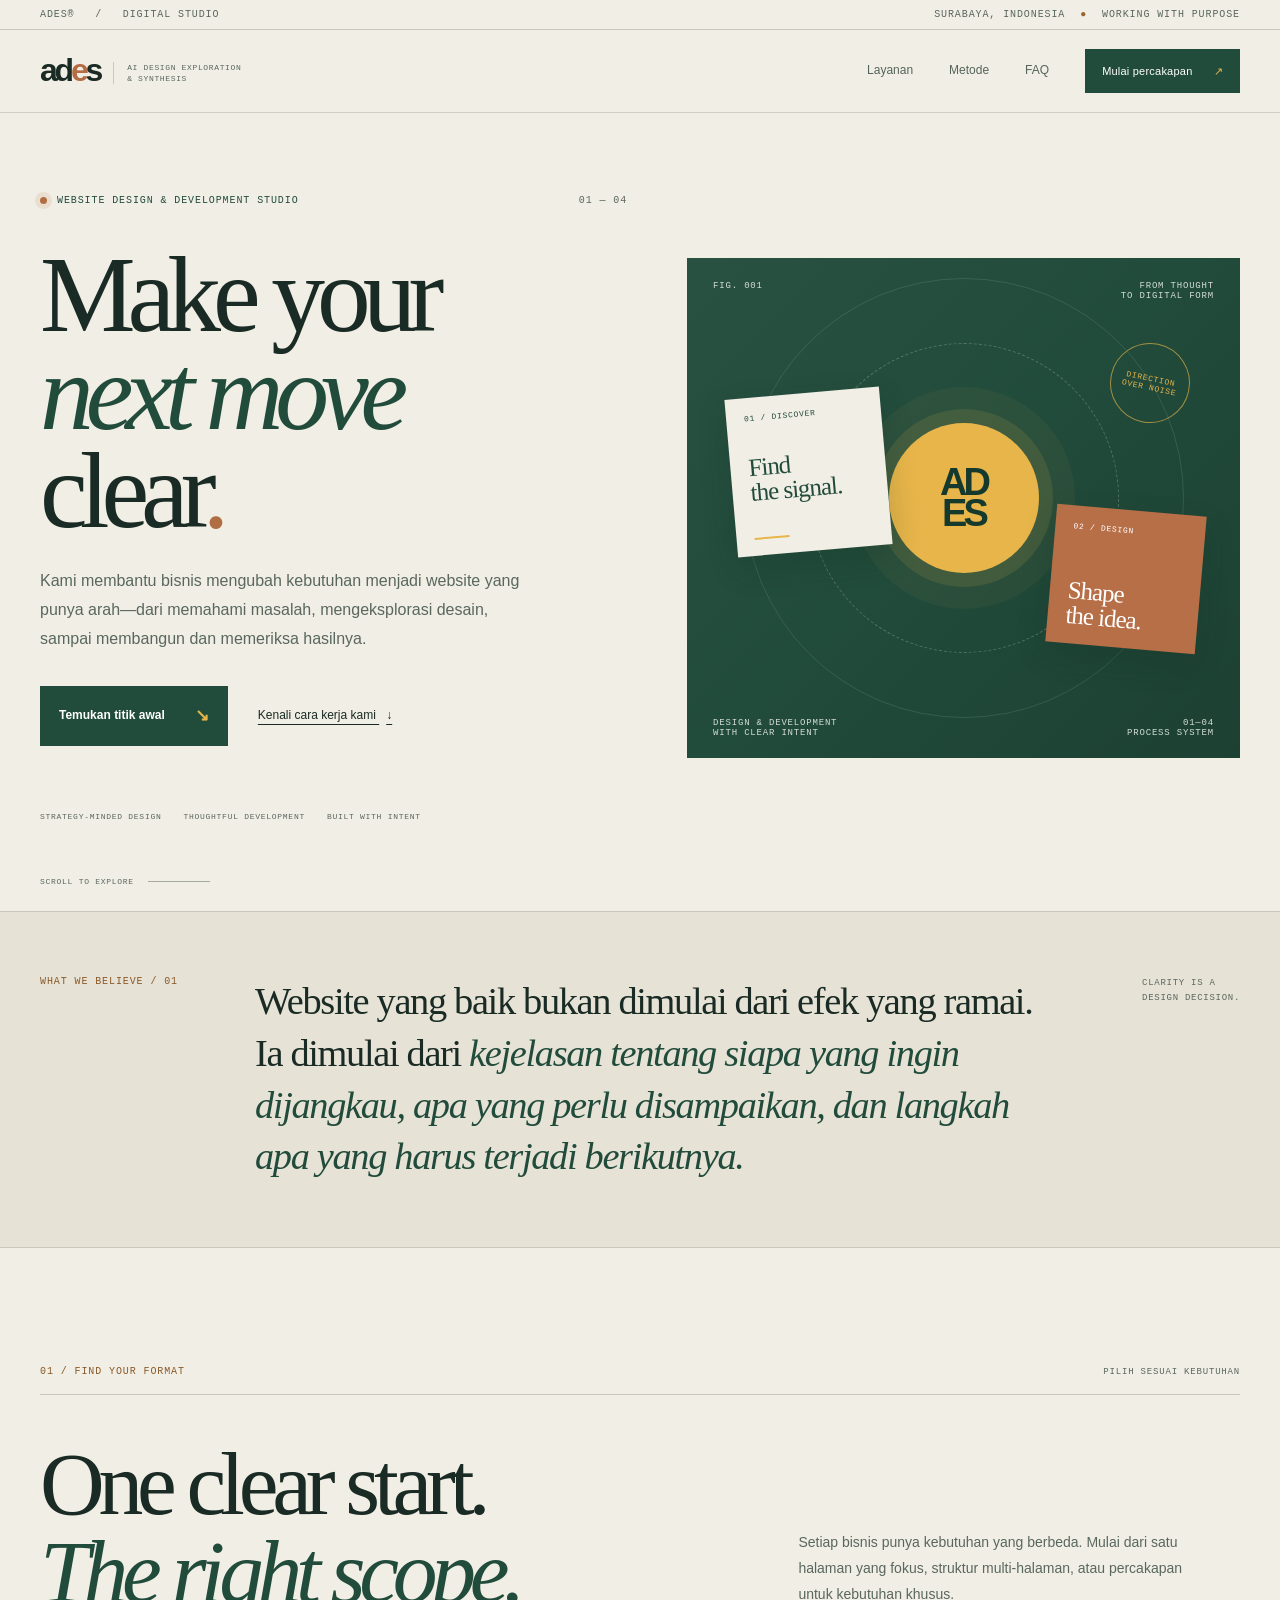
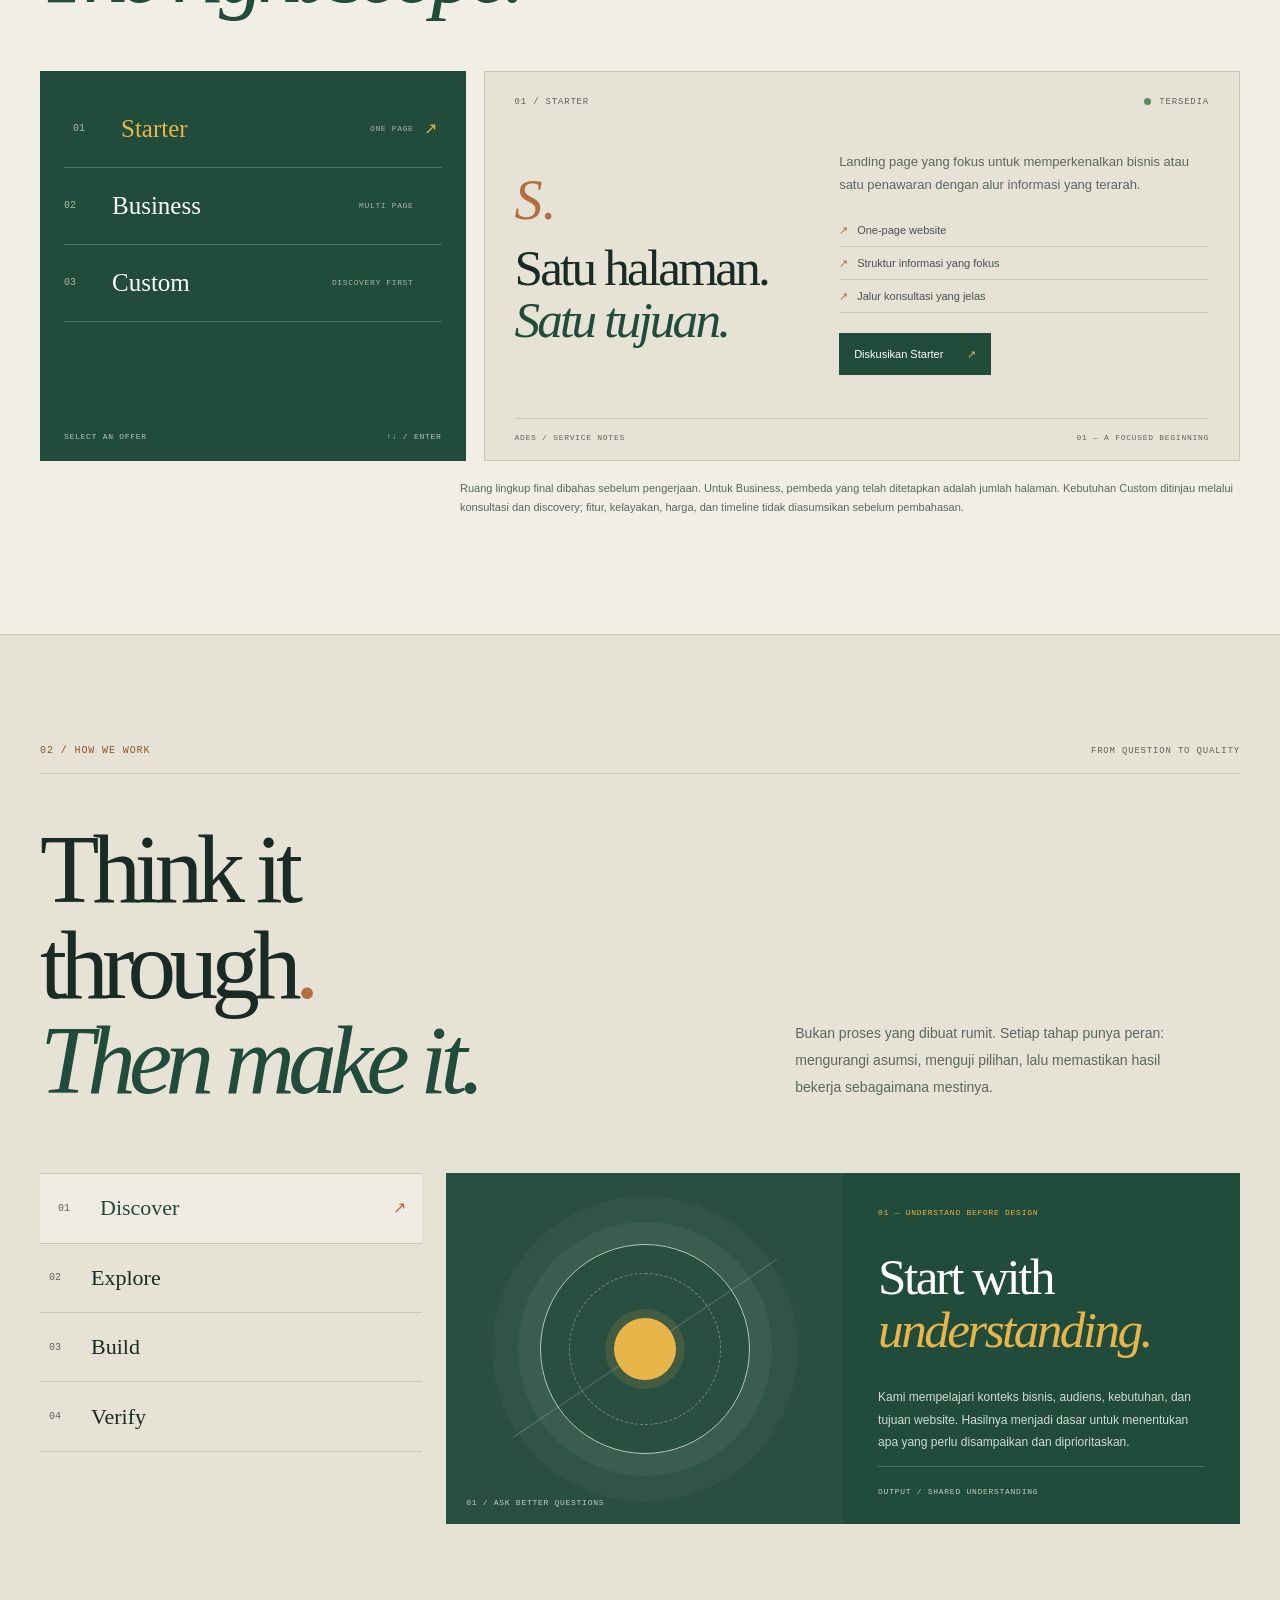
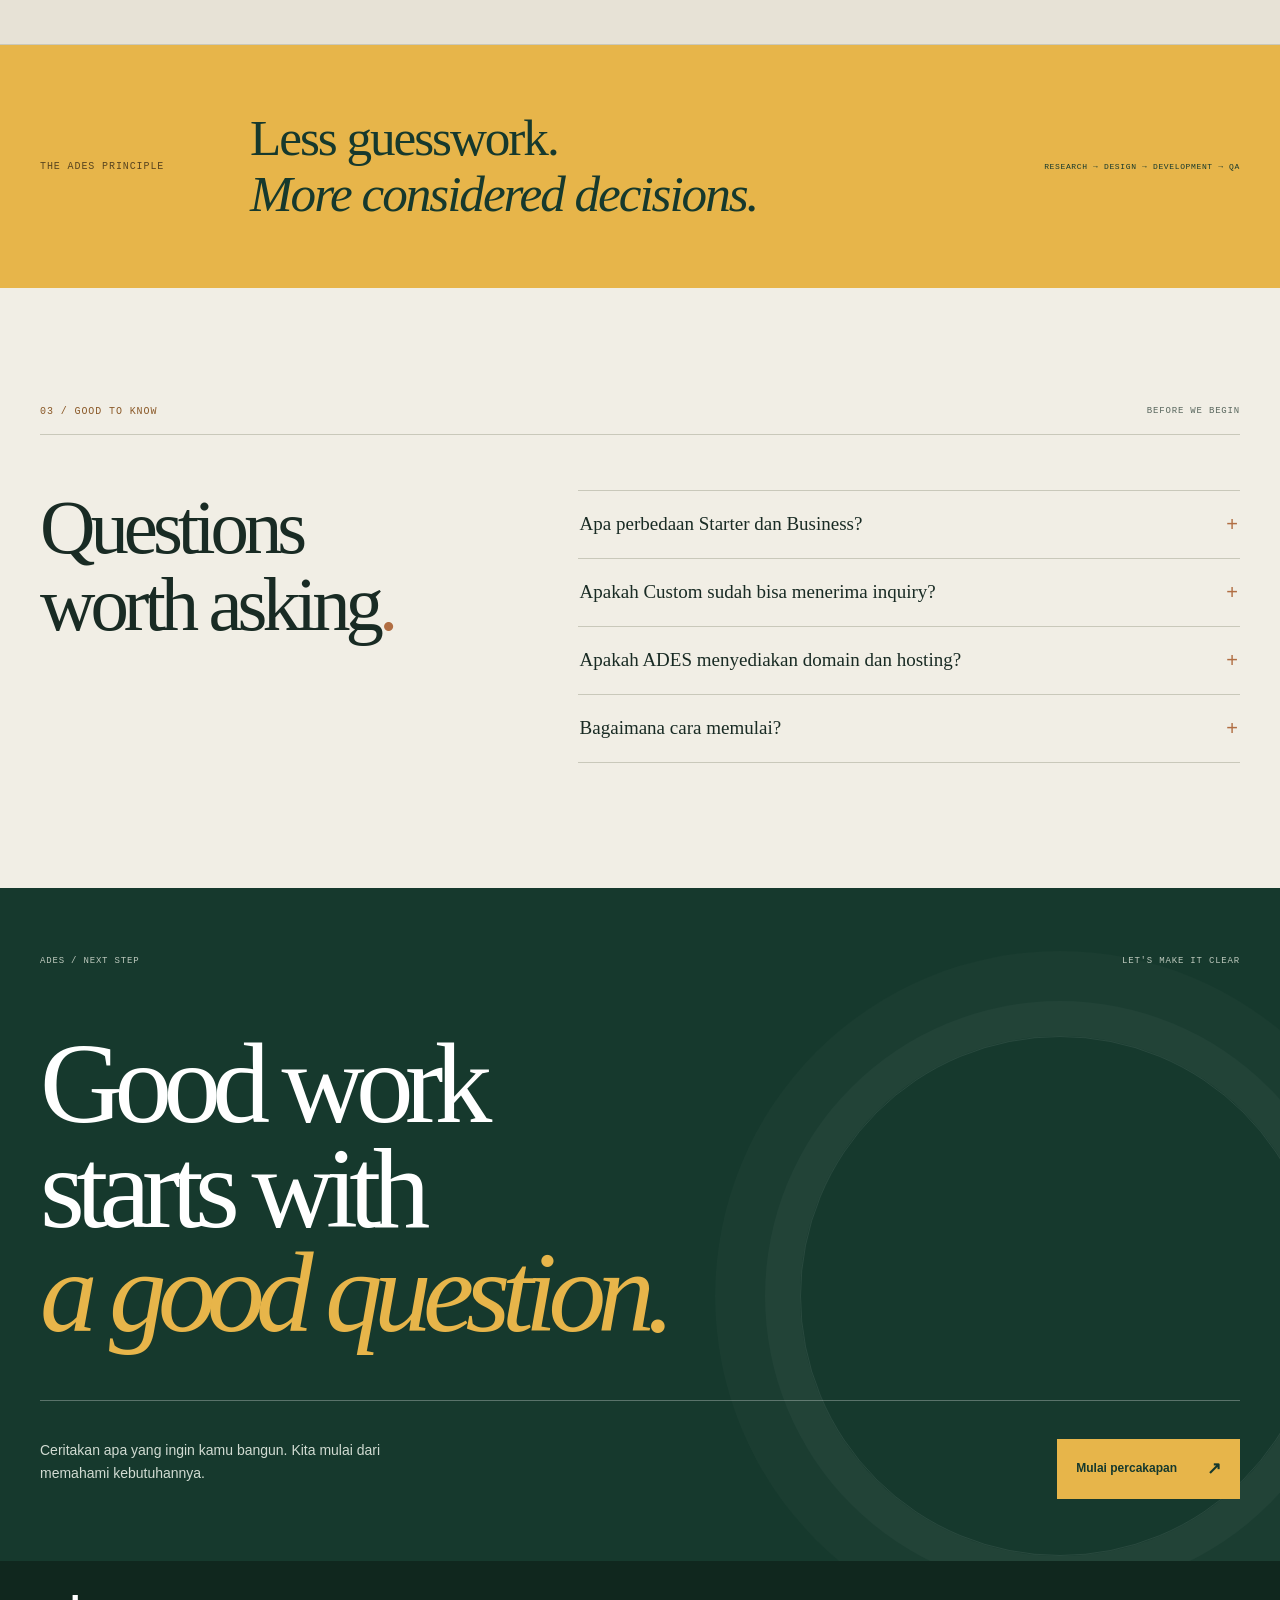
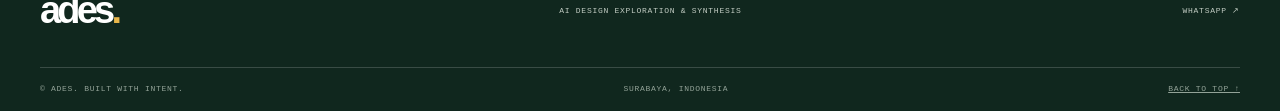
<file: site/index.html>
<!doctype html>
<html lang="id">
<head>
<meta charset="utf-8">
<meta name="viewport" content="width=device-width, initial-scale=1">
<meta name="description" content="ADES merancang dan membangun website dengan proses yang jelas, dari discovery hingga pemeriksaan hasil.">
<meta name="theme-color" content="#f1eee5">
<link rel="icon" type="image/svg+xml" href="./favicon.svg">
<meta name="robots" content="noindex,nofollow">
<meta property="og:type" content="website">
<meta property="og:title" content="ADES — Make your next move clear">
<meta property="og:description" content="Website yang dirancang dengan arah, bukan sekadar tampilan.">
<title>ADES — Website, dengan arah yang jelas</title>
<link rel="stylesheet" href="./styles.css">
</head>
<body>
<a class="skip" href="#main">Lewati ke konten utama</a>
<div class="progress" aria-hidden="true"><span id="reading-progress"></span></div>
<div class="topline"><div class="wrap"><span>ADES® &nbsp; / &nbsp; DIGITAL STUDIO</span><span>SURABAYA, INDONESIA <i>●</i> WORKING WITH PURPOSE</span></div></div>
<header class="header"><div class="wrap nav">
<a class="brand" href="#top" aria-label="ADES, kembali ke atas">ad<span>e</span>s<small>AI DESIGN EXPLORATION<br>& SYNTHESIS</small></a>
<button class="menu-toggle" type="button" aria-expanded="false" aria-controls="primary-links"><span></span><span></span><b>MENU</b></button>
<nav class="nav-links" id="primary-links" aria-label="Navigasi utama"><a href="#layanan">Layanan</a><a href="#metode">Metode</a><a href="#faq">FAQ</a><a class="nav-cta" href="https://wa.me/6281246027946?text=Halo%20ADES%2C%20saya%20ingin%20konsultasi%20website.">Mulai percakapan <span>↗</span></a></nav>
</div></header>
<main id="main">
<section class="hero wrap" id="top">
<div class="hero-copy">
<div class="eyebrow"><span class="eyebrow-dot"></span> WEBSITE DESIGN & DEVELOPMENT STUDIO <span class="hero-index">01 — 04</span></div>
<h1>Make your<br><em>next move</em><br>clear<span class="period">.</span></h1>
<p class="hero-lead">Kami membantu bisnis mengubah kebutuhan menjadi website yang punya arah—dari memahami masalah, mengeksplorasi desain, sampai membangun dan memeriksa hasilnya.</p>
<div class="hero-actions"><a class="button button-dark" href="#layanan">Temukan titik awal <span>↘</span></a><a class="underlink" href="#metode">Kenali cara kerja kami <span>↓</span></a></div>
<div class="hero-foot"><span>STRATEGY-MINDED DESIGN</span><span>THOUGHTFUL DEVELOPMENT</span><span>BUILT WITH INTENT</span></div>
</div>
<div class="hero-visual" aria-label="Komposisi grafis abstrak orisinal tentang proses merancang website">
<div class="visual-top"><span>FIG. 001</span><span>FROM THOUGHT<br>TO DIGITAL FORM</span></div>
<div class="orbit orbit-one"></div><div class="orbit orbit-two"></div><div class="orbit-core"><span>AD<br>ES</span></div>
<div class="visual-card card-a"><small>01 / DISCOVER</small><strong>Find<br>the signal.</strong><span class="card-line"></span></div>
<div class="visual-card card-b"><small>02 / DESIGN</small><strong>Shape<br>the idea.</strong></div>
<div class="visual-stamp">DIRECTION<br>OVER NOISE</div>
<div class="visual-bottom"><span>DESIGN & DEVELOPMENT<br>WITH CLEAR INTENT</span><span>01—04<br>PROCESS SYSTEM</span></div>
</div>
<div class="hero-scroll"><span>SCROLL TO EXPLORE</span><span class="scroll-line"></span></div>
</section>

<section class="intro-band"><div class="wrap intro-grid"><span class="section-kicker">WHAT WE BELIEVE / 01</span><p>Website yang baik bukan dimulai dari efek yang ramai. Ia dimulai dari <em>kejelasan tentang siapa yang ingin dijangkau, apa yang perlu disampaikan, dan langkah apa yang harus terjadi berikutnya.</em></p><span class="intro-aside">CLARITY IS A<br>DESIGN DECISION.</span></div></section>

<section class="section services" id="layanan"><div class="wrap">
<div class="section-top"><span class="section-kicker">01 / FIND YOUR FORMAT</span><span class="section-note">PILIH SESUAI KEBUTUHAN</span></div>
<div class="section-heading"><h2>One clear start.<br><em>The right scope.</em></h2><p>Setiap bisnis punya kebutuhan yang berbeda. Mulai dari satu halaman yang fokus, struktur multi-halaman, atau percakapan untuk kebutuhan khusus.</p></div>
<div class="service-layout">
<div class="service-picker" role="tablist" aria-orientation="vertical" aria-label="Pilih kategori layanan">
<button class="service-tab is-active" id="tab-starter" role="tab" aria-selected="true" aria-controls="service-detail" data-service="starter"><span>01</span><b>Starter</b><small>ONE PAGE</small><i>↗</i></button>
<button class="service-tab" id="tab-business" role="tab" aria-selected="false" aria-controls="service-detail" data-service="business" tabindex="-1"><span>02</span><b>Business</b><small>MULTI PAGE</small><i>↗</i></button>
<button class="service-tab" id="tab-custom" role="tab" aria-selected="false" aria-controls="service-detail" data-service="custom" tabindex="-1"><span>03</span><b>Custom</b><small>DISCOVERY FIRST</small><i>↗</i></button>
<div class="picker-foot">SELECT AN OFFER <span>↑↓ / ENTER</span></div>
</div>
<article class="service-detail" id="service-detail" role="tabpanel" aria-labelledby="tab-starter" tabindex="0">
<div class="detail-meta"><span id="detail-number">01 / STARTER</span><span class="availability"><i></i><span id="detail-status">TERSEDIA</span></span></div>
<div class="detail-body"><div><div class="detail-symbol" id="detail-symbol">S.</div><h3 id="detail-title">Satu halaman.<br><em>Satu tujuan.</em></h3></div><div class="detail-copy"><p id="detail-description">Landing page yang fokus untuk memperkenalkan bisnis atau satu penawaran dengan alur informasi yang terarah.</p><ul id="detail-points"><li>One-page website</li><li>Struktur informasi yang fokus</li><li>Jalur konsultasi yang jelas</li></ul><a class="detail-cta" id="detail-cta" href="https://wa.me/6281246027946?text=Halo%20ADES%2C%20saya%20tertarik%20dengan%20layanan%20Starter.">Diskusikan Starter <span>↗</span></a></div></div>
<div class="detail-bottom"><span>ADES / SERVICE NOTES</span><span id="detail-foot">01 — A FOCUSED BEGINNING</span></div>
</article>
</div>
<p class="service-disclaimer">Ruang lingkup final dibahas sebelum pengerjaan. Untuk Business, pembeda yang telah ditetapkan adalah jumlah halaman. Kebutuhan Custom ditinjau melalui konsultasi dan discovery; fitur, kelayakan, harga, dan timeline tidak diasumsikan sebelum pembahasan.</p>
</div></section>

<section class="method" id="metode"><div class="wrap">
<div class="section-top"><span class="section-kicker">02 / HOW WE WORK</span><span class="section-note">FROM QUESTION TO QUALITY</span></div>
<div class="method-head"><h2>Think it<br>through<span>.</span><br><em>Then make it.</em></h2><p>Bukan proses yang dibuat rumit. Setiap tahap punya peran: mengurangi asumsi, menguji pilihan, lalu memastikan hasil bekerja sebagaimana mestinya.</p></div>
<div class="method-grid">
<div class="method-list" role="tablist" aria-orientation="vertical" aria-label="Tahapan proses ADES">
<button class="method-step is-active" role="tab" id="step-1" aria-selected="true" aria-controls="method-detail" data-step="0"><span>01</span><b>Discover</b><i>↗</i></button>
<button class="method-step" role="tab" id="step-2" aria-selected="false" aria-controls="method-detail" data-step="1" tabindex="-1"><span>02</span><b>Explore</b><i>↗</i></button>
<button class="method-step" role="tab" id="step-3" aria-selected="false" aria-controls="method-detail" data-step="2" tabindex="-1"><span>03</span><b>Build</b><i>↗</i></button>
<button class="method-step" role="tab" id="step-4" aria-selected="false" aria-controls="method-detail" data-step="3" tabindex="-1"><span>04</span><b>Verify</b><i>↗</i></button>
</div>
<div class="method-detail" id="method-detail" role="tabpanel" aria-labelledby="step-1" tabindex="0">
<div class="method-graphic"><div class="graphic-cross"></div><div class="graphic-ring"></div><span id="method-graphic-label">01 / ASK BETTER QUESTIONS</span></div>
<div class="method-description"><span class="method-overline" id="method-overline">01 — UNDERSTAND BEFORE DESIGN</span><h3 id="method-title">Start with<br><em>understanding.</em></h3><p id="method-text">Kami mempelajari konteks bisnis, audiens, kebutuhan, dan tujuan website. Hasilnya menjadi dasar untuk menentukan apa yang perlu disampaikan dan diprioritaskan.</p><span class="method-output" id="method-output">OUTPUT / SHARED UNDERSTANDING</span></div>
</div>
</div>
</div></section>

<section class="principle-band"><div class="wrap principle-grid"><span class="section-kicker">THE ADES PRINCIPLE</span><p>Less guesswork.<br><em>More considered decisions.</em></p><span>RESEARCH → DESIGN → DEVELOPMENT → QA</span></div></section>

<section class="section faq-section" id="faq"><div class="wrap">
<div class="section-top"><span class="section-kicker">03 / GOOD TO KNOW</span><span class="section-note">BEFORE WE BEGIN</span></div>
<div class="faq-layout"><h2>Questions<br>worth asking<span>.</span></h2><div class="faq-list">
<details><summary>Apa perbedaan Starter dan Business?<span aria-hidden="true">+</span></summary><div class="faq-answer"><p>Starter adalah satu halaman atau landing page. Business adalah website dengan beberapa halaman. Jumlah halaman menjadi pembeda yang telah dikonfirmasi; kebutuhan detail dibahas saat konsultasi.</p></div></details>
<details><summary>Apakah Custom sudah bisa menerima inquiry?<span aria-hidden="true">+</span></summary><div class="faq-answer"><p>Ya. Custom terbuka untuk inquiry. Ruang lingkup, kelayakan, harga, dan timeline ditentukan setelah kebutuhan dipahami melalui konsultasi dan discovery.</p></div></details>
<details><summary>Apakah ADES menyediakan domain dan hosting?<span aria-hidden="true">+</span></summary><div class="faq-answer"><p>Detail domain, hosting, kepemilikan, dan dukungan setelah website selesai perlu dibahas dan disepakati sesuai kebutuhan proyek. Kami tidak mengasumsikan hal tersebut termasuk sebelum ruang lingkup jelas.</p></div></details>
<details><summary>Bagaimana cara memulai?<span aria-hidden="true">+</span></summary><div class="faq-answer"><p>Kirim gambaran bisnis dan kebutuhan website melalui WhatsApp. Percakapan awal membantu memahami konteks dan menentukan langkah diskusi berikutnya.</p></div></details>
</div></div>
</div></section>

<section class="closing"><div class="wrap closing-inner"><div class="closing-top"><span>ADES / NEXT STEP</span><span>LET'S MAKE IT CLEAR</span></div><h2>Good work<br>starts with<br><em>a good question.</em></h2><div class="closing-bottom"><p>Ceritakan apa yang ingin kamu bangun. Kita mulai dari memahami kebutuhannya.</p><a class="button button-light" href="https://wa.me/6281246027946?text=Halo%20ADES%2C%20saya%20ingin%20berdiskusi%20tentang%20website.">Mulai percakapan <span>↗</span></a></div><div class="closing-orbit" aria-hidden="true"></div></div></section>
</main>
<footer><div class="wrap footer-top"><a class="footer-brand" href="#top">ades<span>.</span></a><span>AI DESIGN EXPLORATION & SYNTHESIS</span><a href="https://wa.me/6281246027946?text=Halo%20ADES%2C%20saya%20ingin%20konsultasi%20website.">WHATSAPP ↗</a></div><div class="wrap footer-bottom"><span>© ADES. BUILT WITH INTENT.</span><span>SURABAYA, INDONESIA</span><a href="#top">BACK TO TOP ↑</a></div></footer>
<script src="./script.js" defer></script>
</body></html>
</file>
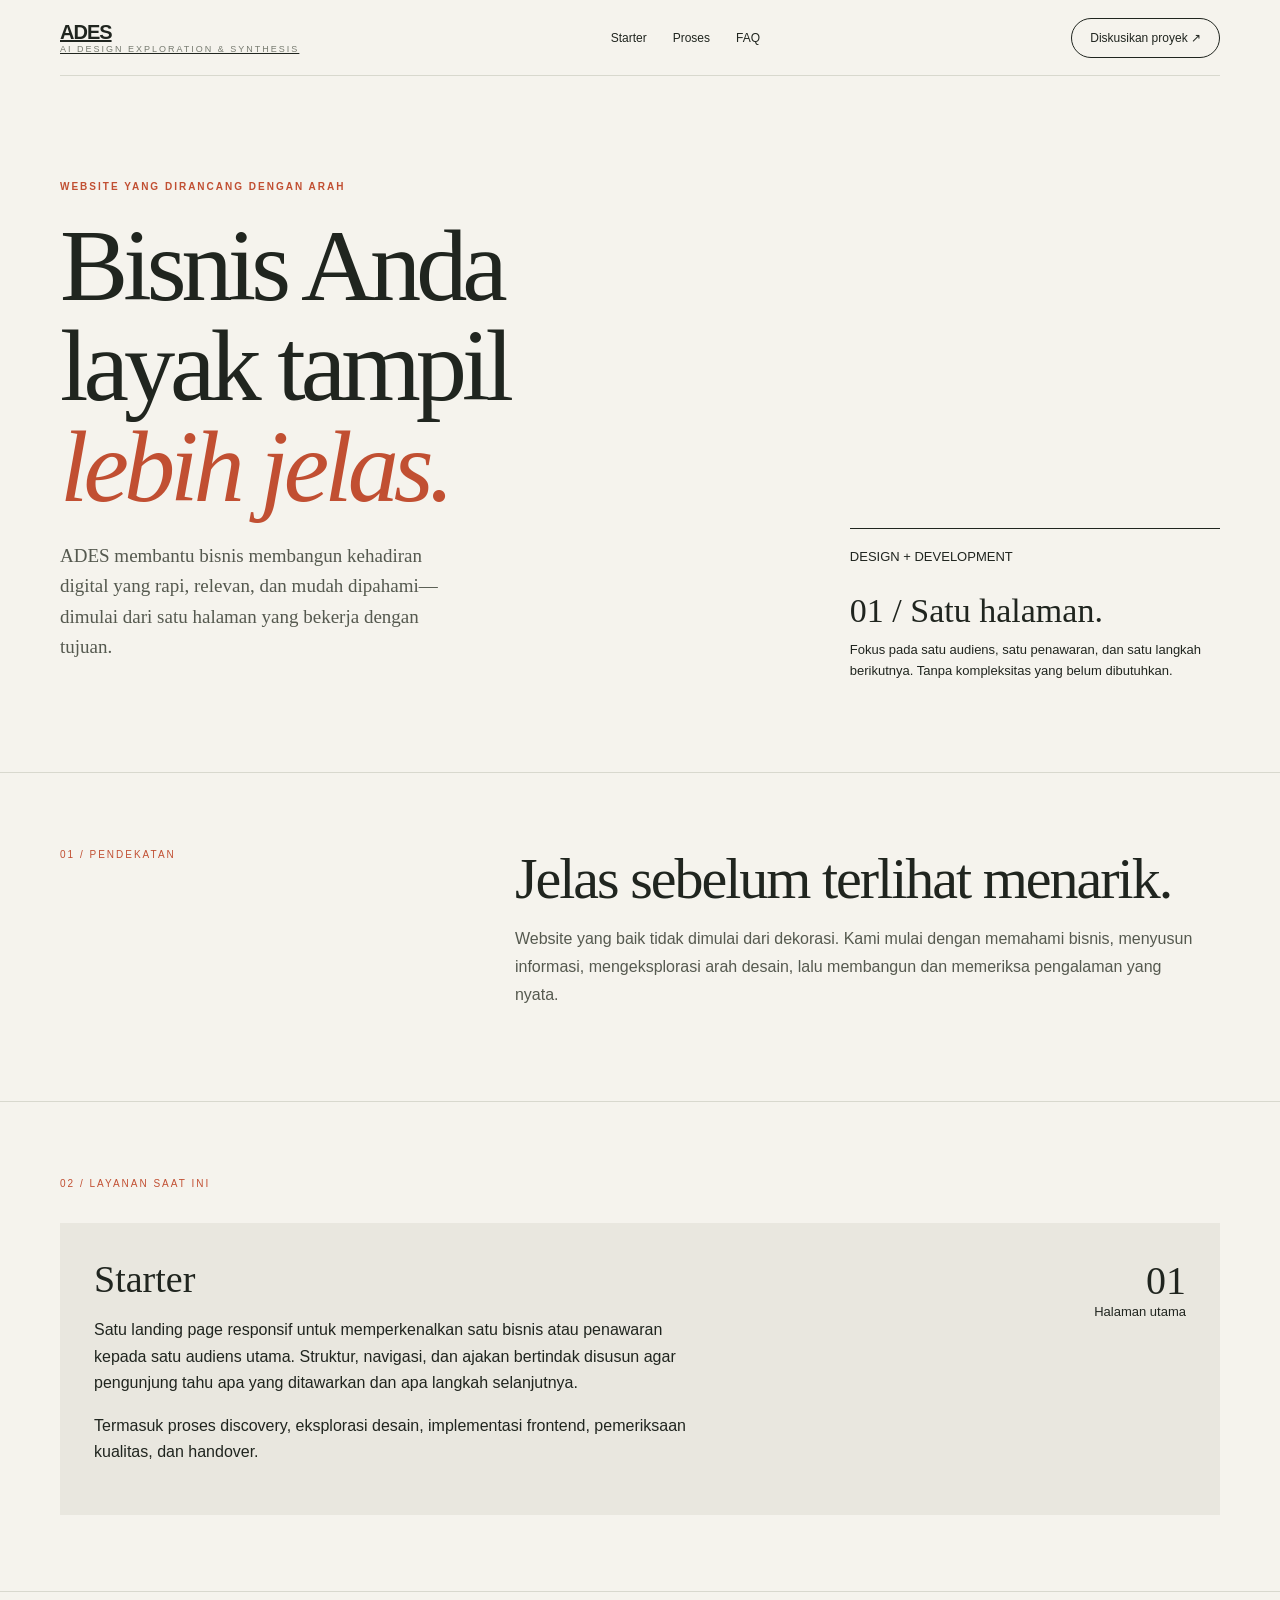
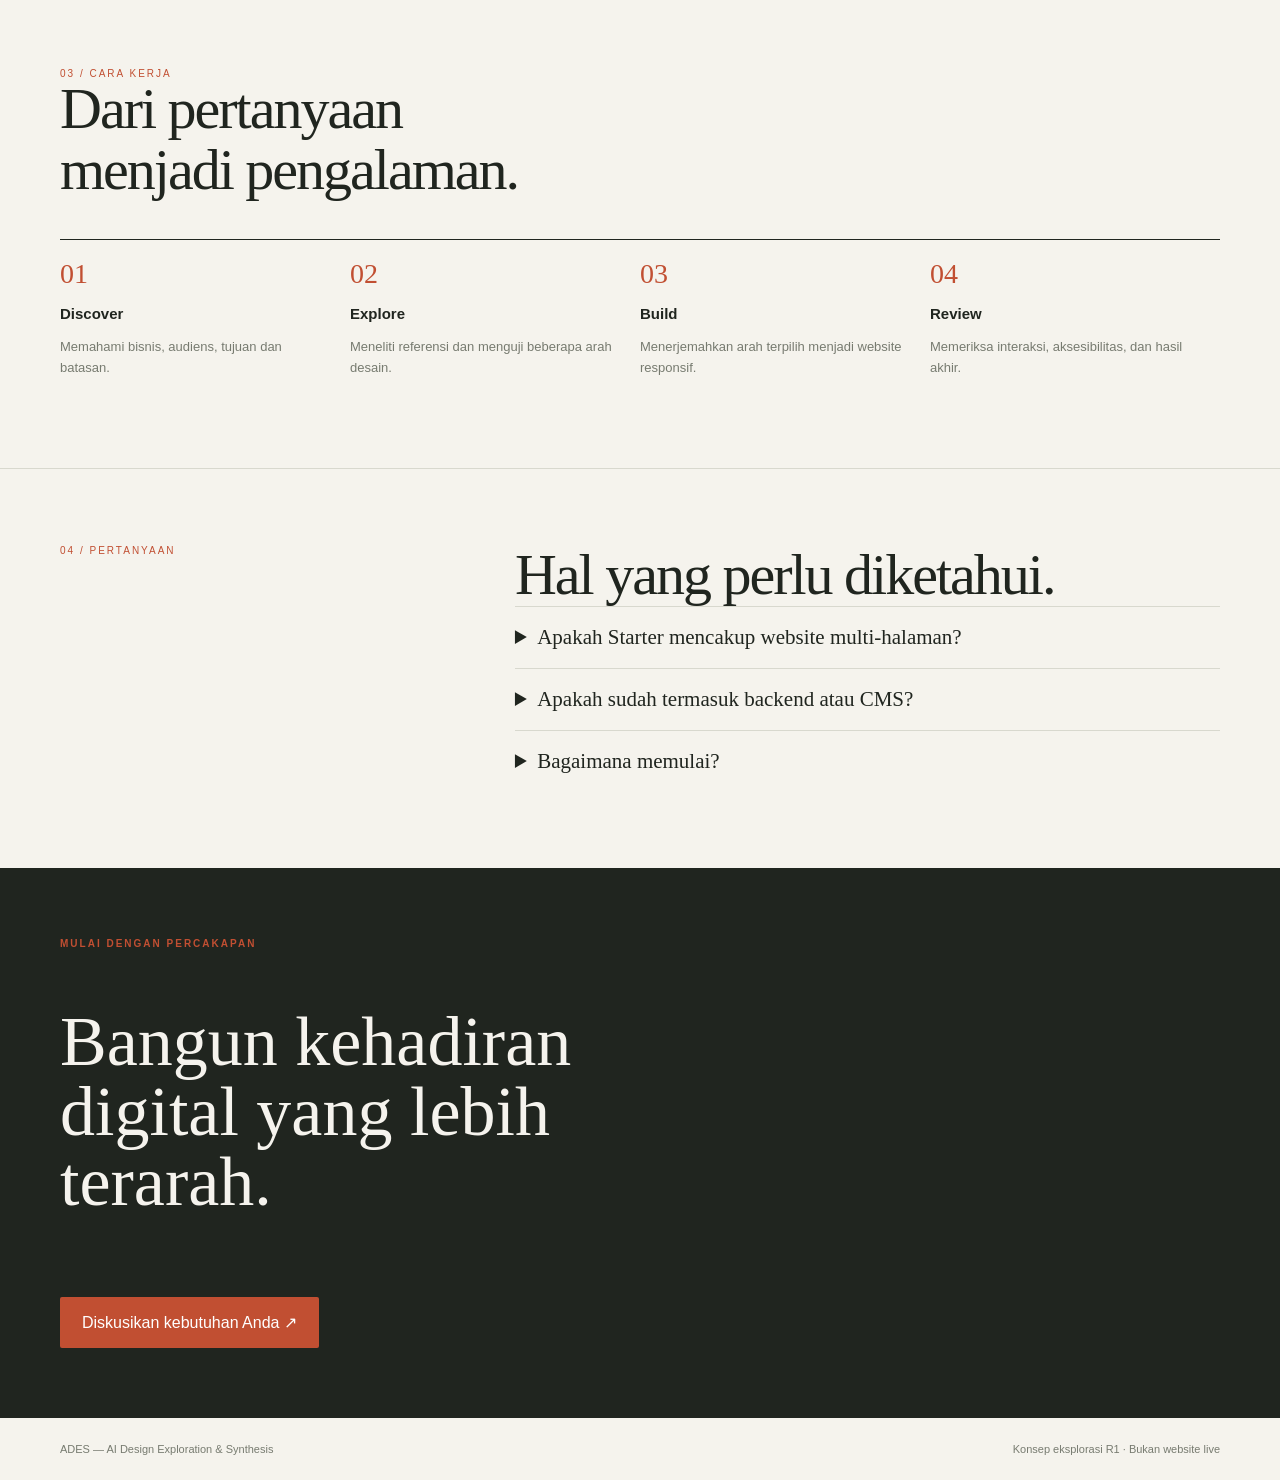
<file: r1/concept-01-editorial-clarity.html>
<!doctype html>
<html lang="id"><head><meta charset="utf-8"><meta name="viewport" content="width=device-width,initial-scale=1"><meta name="description" content="Konsep R1 ADES — Editorial Clarity."><title>ADES — Editorial Clarity / R1</title>
<style>
:root{--ink:#20251f;--paper:#f5f3ed;--muted:#777b70;--line:#d8d8ce;--accent:#c14f32;--serif:Georgia,'Times New Roman',serif;--sans:Arial,Helvetica,sans-serif}
*{box-sizing:border-box}html{scroll-behavior:smooth}body{margin:0;background:var(--paper);color:var(--ink);font-family:var(--sans)}a{color:inherit}a:focus-visible,button:focus-visible{outline:3px solid var(--accent);outline-offset:4px}.wrap{width:min(1160px,calc(100% - 48px));margin:auto}.top{height:76px;display:flex;align-items:center;justify-content:space-between;border-bottom:1px solid var(--line)}.brand{font-size:20px;font-weight:800;letter-spacing:-1px}.brand small{font-size:9px;display:block;letter-spacing:2px;color:var(--muted);font-weight:400}.nav{display:flex;gap:26px;font-size:12px}.nav a{text-decoration:none}.pill{border:1px solid var(--ink);border-radius:99px;padding:12px 18px;text-decoration:none;font-size:12px}.hero{padding:105px 0 90px;display:grid;grid-template-columns:1.3fr .7fr;gap:8vw;align-items:end}.eyebrow{text-transform:uppercase;letter-spacing:2px;font-size:10px;color:var(--accent);font-weight:bold}.hero h1{font:clamp(52px,8vw,106px)/.98 var(--serif);letter-spacing:-5px;margin:24px 0}.hero h1 em{color:var(--accent);font-weight:400}.hero p{font:19px/1.6 var(--serif);max-width:410px;color:#55594f}.hero-side{border-top:1px solid var(--ink);padding-top:18px;font-size:13px;line-height:1.6}.hero-side strong{font:34px var(--serif);display:block;margin:24px 0 10px}.section{padding:76px 0;border-top:1px solid var(--line)}.split{display:grid;grid-template-columns:.5fr 1fr;gap:8vw}.kicker{font-size:10px;letter-spacing:2px;color:var(--accent);text-transform:uppercase}.section h2{font:clamp(34px,5vw,58px)/1.05 var(--serif);letter-spacing:-2px;margin:0}.body{font-size:16px;line-height:1.75;color:#55594f;max-width:680px}.offer{background:#e9e7df;padding:34px;display:grid;grid-template-columns:1fr auto;gap:30px;margin-top:34px}.offer h3{font:38px var(--serif);margin:0 0 12px}.offer p{line-height:1.65;max-width:600px}.price{font:13px var(--sans);text-align:right}.price b{font:40px var(--serif);display:block}.steps{display:grid;grid-template-columns:repeat(4,1fr);gap:0;margin-top:38px}.step{border-top:1px solid var(--ink);padding:18px 18px 0 0}.step b{font:28px var(--serif);color:var(--accent)}.step h3{font-size:15px}.step p{font-size:13px;line-height:1.6;color:var(--muted)}.faq details{border-top:1px solid var(--line);padding:18px 0}.faq summary{cursor:pointer;font:21px var(--serif)}.cta{background:var(--ink);color:var(--paper);padding:70px 0}.cta h2{font:clamp(38px,6vw,70px)/1 var(--serif);max-width:700px}.cta a{display:inline-block;background:var(--accent);padding:16px 22px;color:white;text-decoration:none;border-radius:2px;margin-top:22px}.foot{padding:25px 0;color:var(--muted);font-size:11px;display:flex;justify-content:space-between}
@media(max-width:700px){.wrap{width:min(100% - 36px,560px)}.nav{display:none}.hero{padding:68px 0;grid-template-columns:1fr;gap:35px}.hero h1{letter-spacing:-2px}.split{grid-template-columns:1fr;gap:20px}.steps{grid-template-columns:1fr 1fr;gap:24px}.offer{grid-template-columns:1fr}.price{text-align:left}.foot{display:block;line-height:2}}
@media(prefers-reduced-motion:reduce){html{scroll-behavior:auto}}
</style></head><body>
<header class="wrap top"><a class="brand" href="#">ADES<small>AI DESIGN EXPLORATION & SYNTHESIS</small></a><nav class="nav"><a href="#starter">Starter</a><a href="#proses">Proses</a><a href="#faq">FAQ</a></nav><a class="pill" href="https://wa.me/6281246027946" target="_blank" rel="noopener noreferrer">Diskusikan proyek ↗</a></header>
<main><section class="wrap hero"><div><div class="eyebrow">Website yang dirancang dengan arah</div><h1>Bisnis Anda<br>layak tampil<br><em>lebih jelas.</em></h1><p>ADES membantu bisnis membangun kehadiran digital yang rapi, relevan, dan mudah dipahami—dimulai dari satu halaman yang bekerja dengan tujuan.</p></div><aside class="hero-side">DESIGN + DEVELOPMENT<strong>01 / Satu halaman.</strong>Fokus pada satu audiens, satu penawaran, dan satu langkah berikutnya. Tanpa kompleksitas yang belum dibutuhkan.</aside></section>
<section class="section"><div class="wrap split"><div class="kicker">01 / Pendekatan</div><div><h2>Jelas sebelum terlihat menarik.</h2><p class="body">Website yang baik tidak dimulai dari dekorasi. Kami mulai dengan memahami bisnis, menyusun informasi, mengeksplorasi arah desain, lalu membangun dan memeriksa pengalaman yang nyata.</p></div></div></section>
<section class="section" id="starter"><div class="wrap"><div class="kicker">02 / Layanan saat ini</div><div class="offer"><div><h3>Starter</h3><p>Satu landing page responsif untuk memperkenalkan satu bisnis atau penawaran kepada satu audiens utama. Struktur, navigasi, dan ajakan bertindak disusun agar pengunjung tahu apa yang ditawarkan dan apa langkah selanjutnya.</p><p>Termasuk proses discovery, eksplorasi desain, implementasi frontend, pemeriksaan kualitas, dan handover.</p></div><div class="price"><b>01</b>Halaman utama</div></div></div></section>
<section class="section" id="proses"><div class="wrap"><div class="kicker">03 / Cara kerja</div><h2>Dari pertanyaan<br>menjadi pengalaman.</h2><div class="steps"><article class="step"><b>01</b><h3>Discover</h3><p>Memahami bisnis, audiens, tujuan dan batasan.</p></article><article class="step"><b>02</b><h3>Explore</h3><p>Meneliti referensi dan menguji beberapa arah desain.</p></article><article class="step"><b>03</b><h3>Build</h3><p>Menerjemahkan arah terpilih menjadi website responsif.</p></article><article class="step"><b>04</b><h3>Review</h3><p>Memeriksa interaksi, aksesibilitas, dan hasil akhir.</p></article></div></div></section>
<section class="section faq" id="faq"><div class="wrap split"><div class="kicker">04 / Pertanyaan</div><div><h2>Hal yang perlu diketahui.</h2><details><summary>Apakah Starter mencakup website multi-halaman?</summary><p class="body">Tidak. Starter berfokus pada satu halaman publik. Kebutuhan yang lebih besar perlu dinilai terpisah.</p></details><details><summary>Apakah sudah termasuk backend atau CMS?</summary><p class="body">Tidak. Starter menggunakan pendekatan static-first dan tidak mencakup backend, database, autentikasi, atau CMS secara default.</p></details><details><summary>Bagaimana memulai?</summary><p class="body">Hubungi ADES untuk mendiskusikan kebutuhan dan kecocokan ruang lingkup.</p></details></div></div></section>
<section class="cta"><div class="wrap"><div class="eyebrow">Mulai dengan percakapan</div><h2>Bangun kehadiran digital yang lebih terarah.</h2><a href="https://wa.me/6281246027946" target="_blank" rel="noopener noreferrer">Diskusikan kebutuhan Anda ↗</a></div></section></main><footer class="wrap foot"><span>ADES — AI Design Exploration & Synthesis</span><span>Konsep eksplorasi R1 · Bukan website live</span></footer></body></html>
</file>
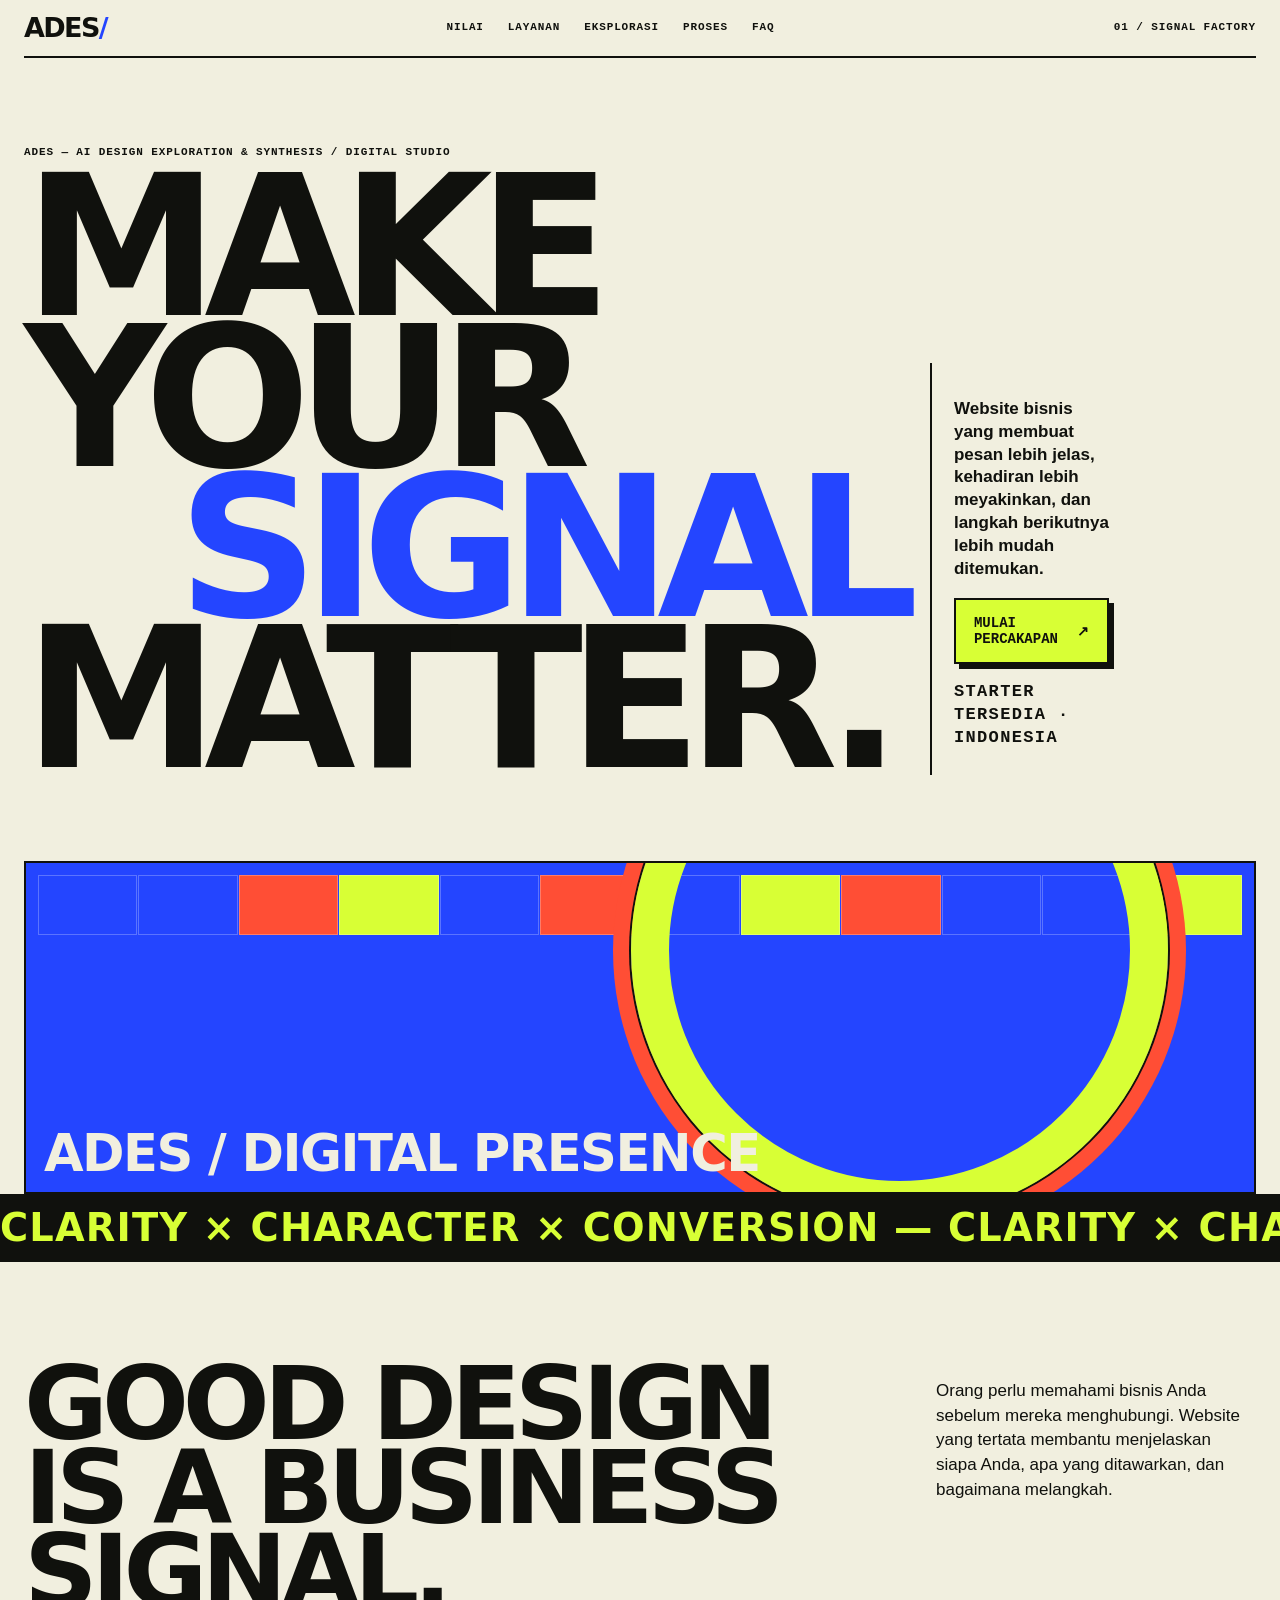
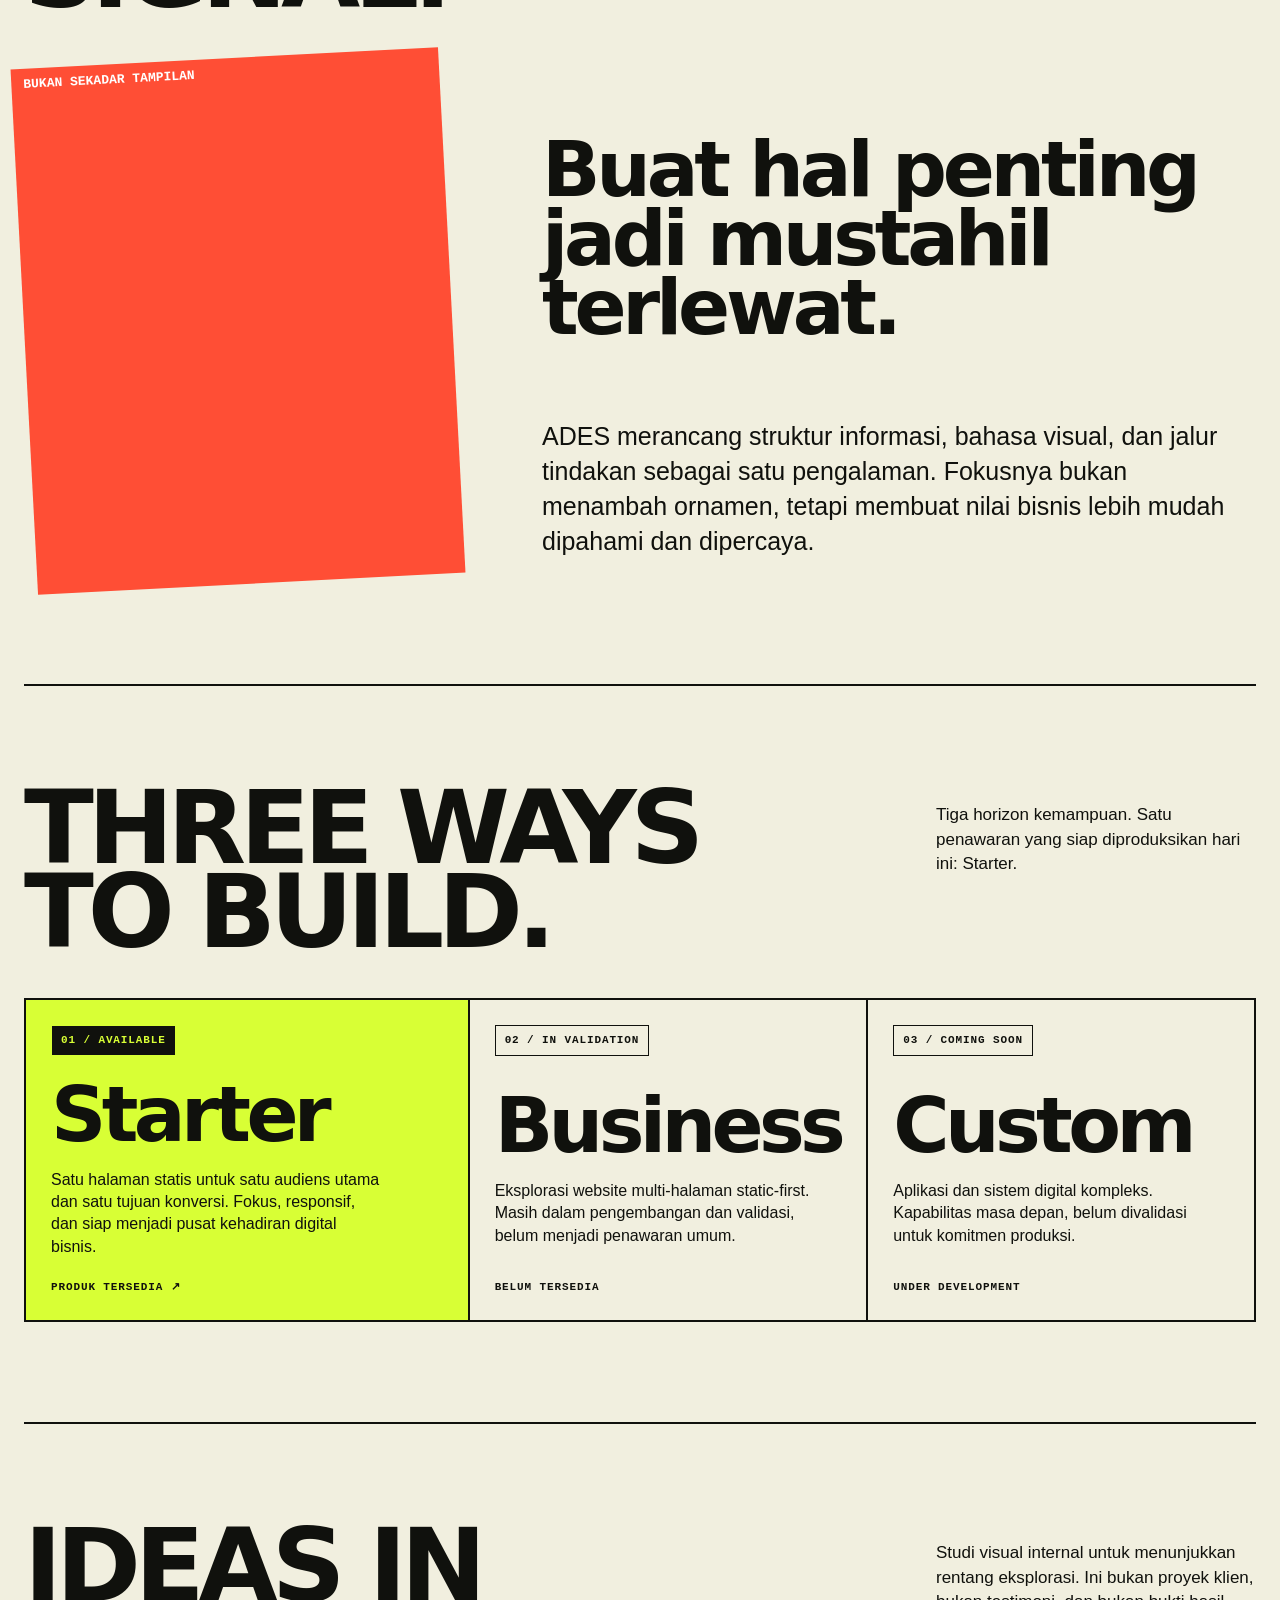
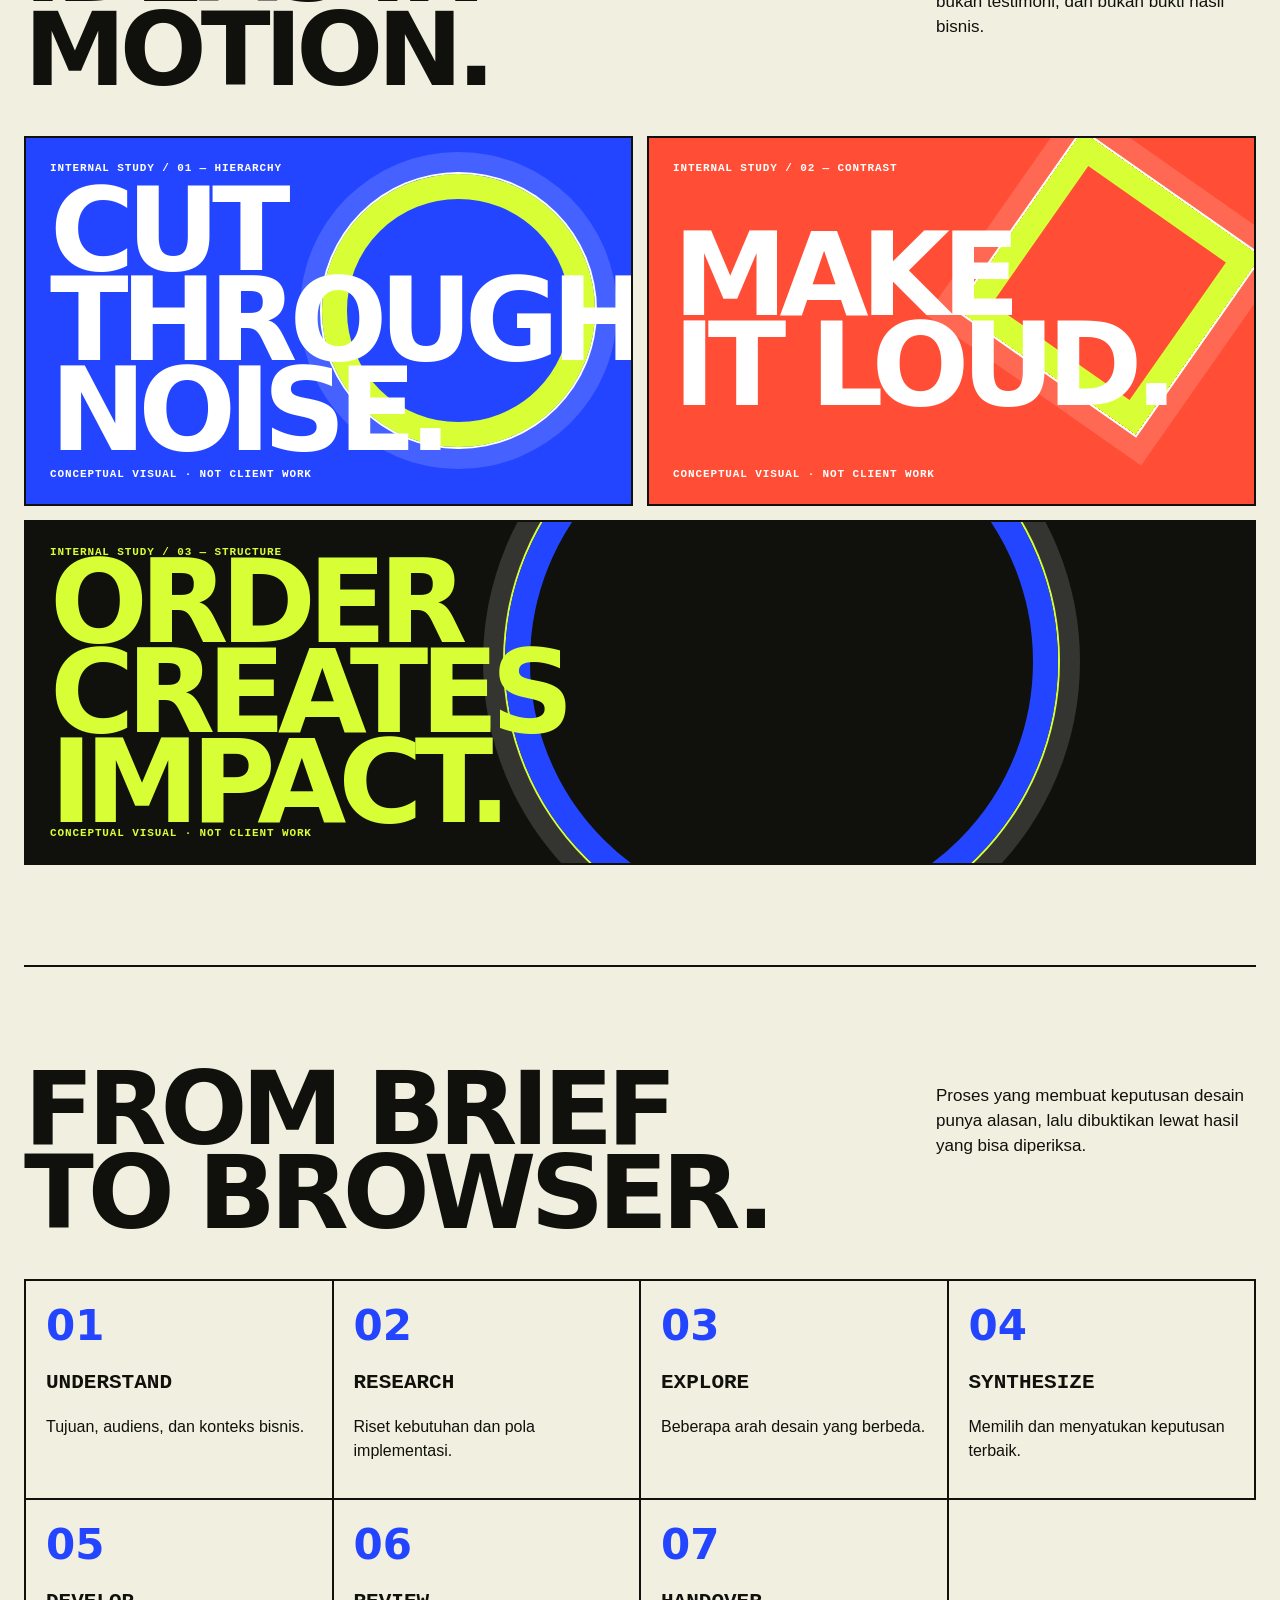
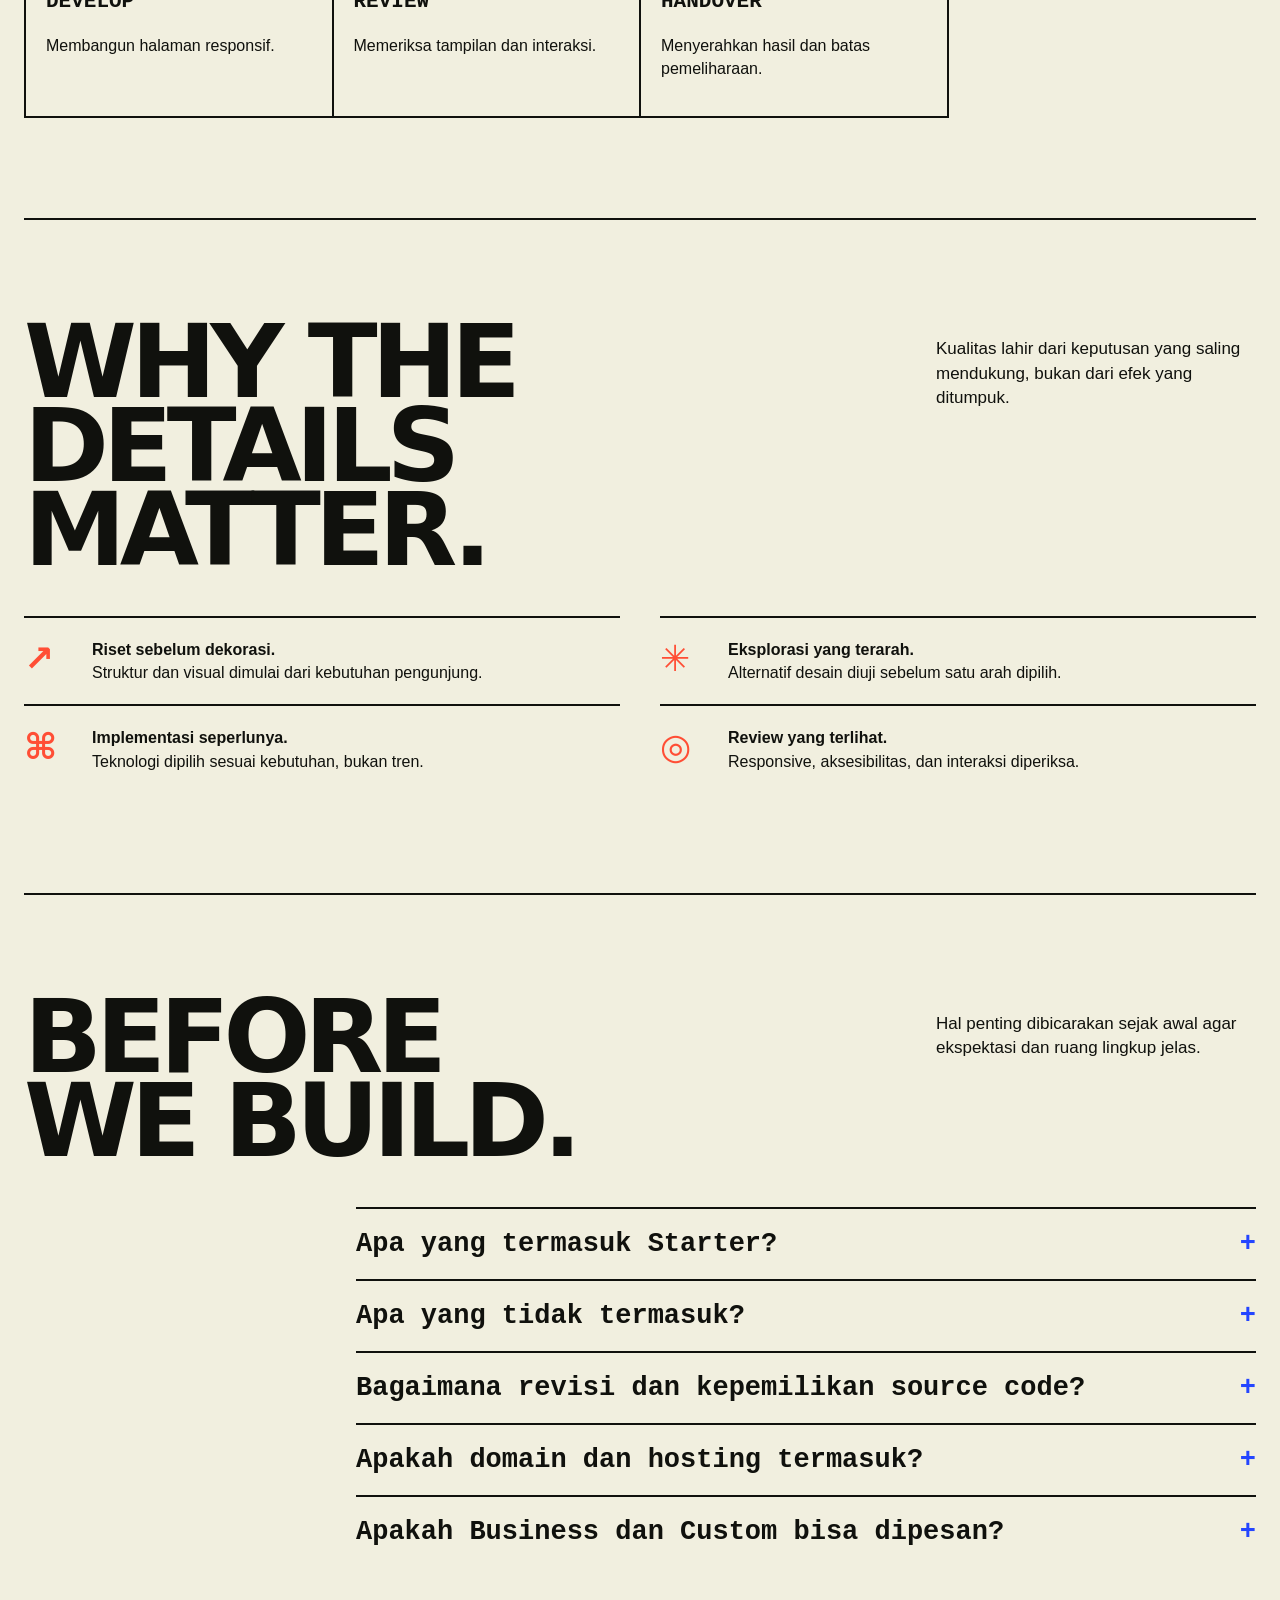
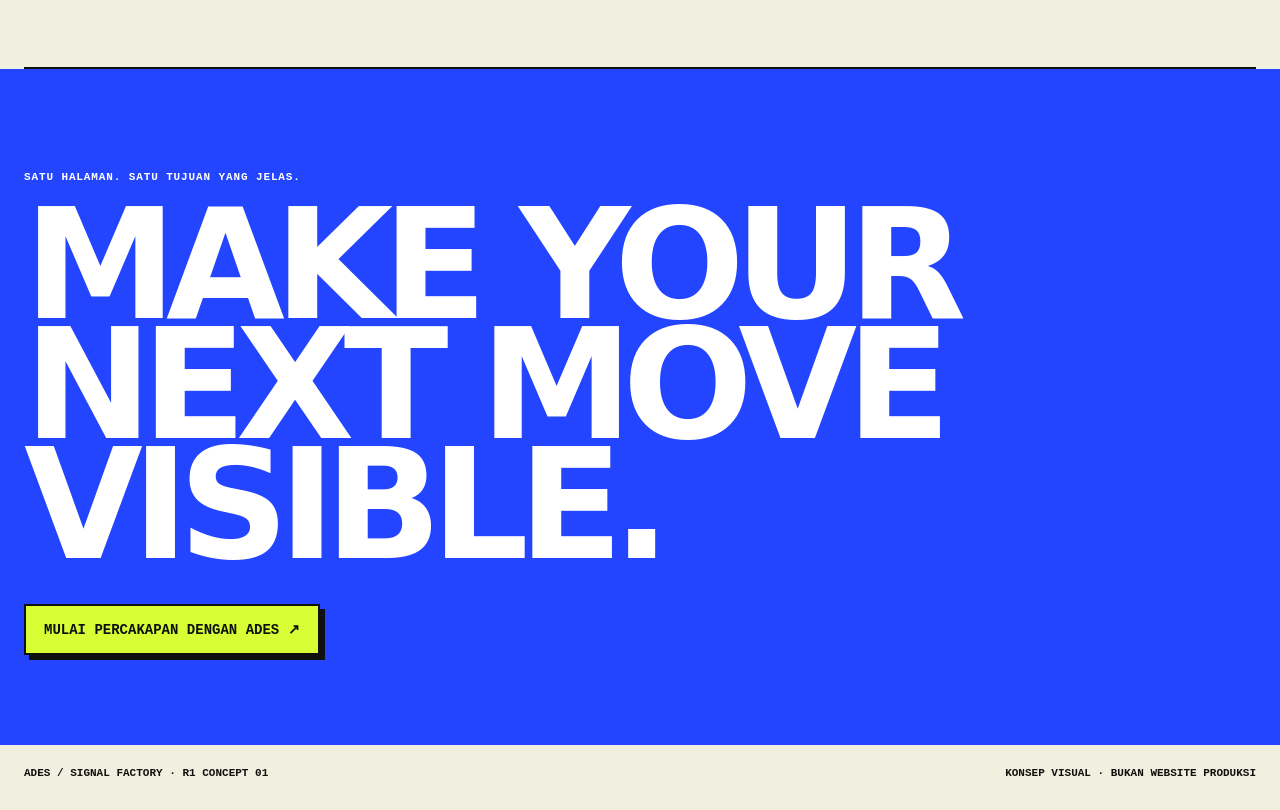
<file: r1/concept-01-signal-factory.html>
<!doctype html>
<html lang="id">
<head>
<meta charset="utf-8"><meta name="viewport" content="width=device-width,initial-scale=1">
<meta name="theme-color" content="#f1efdf"><meta name="description" content="Konsep R1 ADES — Signal Factory: sistem editorial brutalist untuk layanan website bisnis.">
<title>ADES — Signal Factory / R1 Concept 01</title>
<style>
:root{--paper:#f1efdf;--ink:#10110d;--acid:#d8ff35;--blue:#2445ff;--red:#ff4e35;--line:rgba(16,17,13,.24);--mono:ui-monospace,SFMono-Regular,Menlo,monospace;--display:Impact,"Arial Black",system-ui,sans-serif}
*{box-sizing:border-box}html{scroll-behavior:smooth}body{margin:0;background:var(--paper);color:var(--ink);font-family:Arial,Helvetica,sans-serif}a{color:inherit}button,a{touch-action:manipulation}a:focus-visible,summary:focus-visible{outline:3px solid var(--blue);outline-offset:4px}.wrap{width:min(1440px,100% - 48px);margin:auto}.mono,.eyebrow,.meta,.nav a,.tag{font:700 11px/1.4 var(--mono);letter-spacing:.08em;text-transform:uppercase}.top{display:flex;align-items:center;justify-content:space-between;border-bottom:2px solid var(--ink);padding:17px 0}.brand{font:900 27px/.8 var(--display);letter-spacing:-.06em;text-decoration:none}.nav{display:flex;gap:24px}.nav a{text-decoration:none;border-bottom:1px solid transparent}.nav a:hover{border-color:var(--ink)}.hero{padding:6vw 0 5vw;display:grid;grid-template-columns:1.45fr .55fr;gap:2vw;align-items:end;position:relative}.hero h1{font:900 clamp(78px,15.3vw,218px)/.77 var(--display);letter-spacing:-.075em;text-transform:uppercase;margin:0;max-width:1000px}.hero h1 span{color:var(--blue);display:block;margin-left:12vw}.hero-side{border-left:2px solid var(--ink);padding:18px 0 8px 22px;max-width:310px}.hero-side p{font-size:17px;line-height:1.35;font-weight:700}.cta{display:inline-flex;align-items:center;gap:18px;background:var(--acid);border:2px solid var(--ink);padding:15px 18px;text-decoration:none;font:900 14px var(--mono);text-transform:uppercase;box-shadow:5px 5px 0 var(--ink);transition:transform .2s,box-shadow .2s}.cta:hover{transform:translate(3px,3px);box-shadow:2px 2px 0 var(--ink)}.hero-art{height:clamp(190px,26vw,360px);background:var(--blue);border:2px solid var(--ink);position:relative;overflow:hidden;display:grid;grid-template-columns:repeat(12,1fr);grid-template-rows:repeat(5,1fr);gap:1px;padding:12px;margin-top:22px}.hero-art:before{content:"";position:absolute;width:36vw;height:36vw;border:clamp(18px,3vw,44px) solid var(--acid);border-radius:50%;right:7%;top:-55%;box-shadow:0 0 0 2px var(--ink),0 0 0 18px var(--red)}.hero-art:after{content:"ADES / DIGITAL PRESENCE";position:absolute;bottom:16px;left:18px;color:var(--paper);font:900 clamp(20px,4vw,54px)/.9 var(--display);letter-spacing:-.03em}.art-cell{border:1px solid rgba(255,255,255,.25)}.art-cell:nth-child(3n){background:var(--red)}.art-cell:nth-child(4n){background:var(--acid)}.ticker{overflow:hidden;background:var(--ink);color:var(--acid);padding:15px 0;white-space:nowrap;font:900 clamp(20px,3vw,40px)/1 var(--display);letter-spacing:.03em}.ticker span{display:inline-block;padding-right:28px}.section{padding:100px 0;border-bottom:2px solid var(--ink)}.section-head{display:flex;justify-content:space-between;gap:30px;align-items:start;margin-bottom:44px}.section h2{font:900 clamp(48px,8vw,112px)/.82 var(--display);letter-spacing:-.06em;text-transform:uppercase;margin:0;max-width:850px}.section-intro{max-width:320px;font-size:17px;line-height:1.45}.value{display:grid;grid-template-columns:.75fr 1.25fr;gap:7vw}.value .big{font:900 clamp(38px,6vw,82px)/.9 var(--display);letter-spacing:-.055em}.value p{font-size:clamp(18px,2vw,25px);line-height:1.4;max-width:720px}.sticker{display:inline-block;background:var(--red);color:white;padding:8px 12px;transform:rotate(-3deg);font:900 13px var(--mono);text-transform:uppercase}.offers{display:grid;grid-template-columns:1.15fr 1fr 1fr;border:2px solid var(--ink)}.offer{padding:25px;min-height:320px;border-right:2px solid var(--ink);display:flex;flex-direction:column;justify-content:space-between}.offer:last-child{border:0}.offer.primary{background:var(--acid)}.offer h3{font:900 clamp(40px,6vw,80px)/.82 var(--display);letter-spacing:-.06em;margin:22px 0}.offer p{font-size:16px;line-height:1.4;max-width:330px}.offer .tag{border:1px solid currentColor;padding:7px 9px;align-self:start}.offer.primary .tag{background:var(--ink);color:var(--acid)}.work-stage{display:grid;grid-template-columns:1fr 1fr;gap:14px}.study{min-height:370px;position:relative;border:2px solid var(--ink);padding:24px;overflow:hidden;display:flex;flex-direction:column;justify-content:space-between}.study:nth-child(1){background:var(--blue);color:white}.study:nth-child(2){background:var(--red);color:white}.study:nth-child(3){grid-column:1/-1;background:var(--ink);color:var(--acid);min-height:270px}.study .word{font:900 clamp(52px,9vw,125px)/.78 var(--display);letter-spacing:-.07em;text-transform:uppercase;position:relative;z-index:1}.study .orbit{position:absolute;width:45%;aspect-ratio:1;border:clamp(12px,2vw,30px) solid var(--acid);border-radius:50%;right:6%;top:10%;box-shadow:0 0 0 2px currentColor,0 0 0 22px rgba(255,255,255,.15)}.study:nth-child(2) .orbit{border-color:var(--acid);border-radius:0;transform:rotate(35deg);width:36%}.study:nth-child(3) .orbit{border-color:var(--blue);right:16%;top:-40%}.study small{font:700 11px var(--mono);letter-spacing:.08em;text-transform:uppercase;position:relative;z-index:1}.process{display:grid;grid-template-columns:repeat(4,1fr);border-top:2px solid var(--ink);border-left:2px solid var(--ink)}.step{padding:20px;min-height:190px;border-right:2px solid var(--ink);border-bottom:2px solid var(--ink)}.step b{font:900 42px var(--display);color:var(--blue)}.step h3{font:900 21px var(--mono);text-transform:uppercase}.step p{line-height:1.45}.reasons{display:grid;grid-template-columns:1fr 1fr;gap:0 40px}.reason{padding:20px 0;border-top:2px solid var(--ink);display:grid;grid-template-columns:50px 1fr;gap:18px}.reason b{font:900 36px var(--display);color:var(--red)}.reason p{margin:0;line-height:1.45}.faq{max-width:900px;margin-left:auto}.faq details{border-top:2px solid var(--ink);padding:20px 0}.faq summary{cursor:pointer;font:900 clamp(19px,2.5vw,27px) var(--mono);list-style:none;display:flex;justify-content:space-between;gap:20px}.faq summary:after{content:"+";color:var(--blue)}.faq details[open] summary:after{content:"−"}.faq p{max-width:720px;line-height:1.55;font-size:17px}.close{background:var(--blue);color:white;padding:90px 0}.close h2{font:900 clamp(60px,12vw,170px)/.78 var(--display);letter-spacing:-.07em;text-transform:uppercase;margin:20px 0 40px}.close .cta{color:var(--ink)}footer{padding:22px 0;display:flex;justify-content:space-between;gap:20px;font:700 11px var(--mono);text-transform:uppercase}
@media(max-width:760px){.wrap{width:min(100% - 30px,600px)}.top{align-items:flex-start;gap:15px;flex-wrap:wrap}.nav{width:100%;gap:15px;flex-wrap:wrap}.hero{grid-template-columns:1fr;padding:65px 0 35px}.hero h1{font-size:clamp(74px,20vw,140px)}.hero h1 span{margin-left:12vw}.hero-side{margin-left:auto;max-width:310px}.hero-art{height:220px}.section{padding:65px 0}.section-head,.value{grid-template-columns:1fr;display:grid}.offers{grid-template-columns:1fr}.offer{min-height:240px;border-right:0;border-bottom:2px solid var(--ink)}.offer:last-child{border-bottom:0}.work-stage{grid-template-columns:1fr}.study:nth-child(3){grid-column:auto}.study{min-height:280px}.process{grid-template-columns:1fr 1fr}.step{min-height:160px}.reasons{grid-template-columns:1fr}.close{padding:65px 0}footer{flex-direction:column}}
@media(max-width:390px){.nav{gap:10px}.nav a{font-size:10px}.hero h1{font-size:70px}.process{grid-template-columns:1fr}.step{min-height:auto}.study .word{font-size:54px}}
@media(prefers-reduced-motion:reduce){html{scroll-behavior:auto}*,*:before,*:after{animation-duration:.01ms!important;animation-iteration-count:1!important;transition-duration:.01ms!important}}
</style></head>
<body>
<header class="wrap top"><a class="brand" href="#top" aria-label="ADES, ke atas">ADES<span style="color:var(--blue)">/</span></a><nav class="nav" aria-label="Navigasi utama"><a href="#value">Nilai</a><a href="#services">Layanan</a><a href="#work">Eksplorasi</a><a href="#process">Proses</a><a href="#faq">FAQ</a></nav><span class="mono">01 / Signal Factory</span></header>
<main id="top">
<section class="wrap hero"><div><p class="eyebrow">ADES — AI Design Exploration & Synthesis / Digital Studio</p><h1>Make your<br><span>signal</span> matter.</h1></div><aside class="hero-side"><p>Website bisnis yang membuat pesan lebih jelas, kehadiran lebih meyakinkan, dan langkah berikutnya lebih mudah ditemukan.</p><a class="cta" href="https://wa.me/6281246027946" target="_blank" rel="noopener noreferrer">Mulai percakapan <span aria-hidden="true">↗</span></a><p class="mono">Starter tersedia · Indonesia</p></aside></section>
<div class="wrap hero-art" role="img" aria-label="Komposisi grafis konseptual berwarna biru, hijau asam dan merah sebagai eksplorasi visual ADES"><i class="art-cell"></i><i class="art-cell"></i><i class="art-cell"></i><i class="art-cell"></i><i class="art-cell"></i><i class="art-cell"></i><i class="art-cell"></i><i class="art-cell"></i><i class="art-cell"></i><i class="art-cell"></i><i class="art-cell"></i><i class="art-cell"></i></div>
<div class="ticker" aria-label="Prinsip ADES"><span>CLARITY × CHARACTER × CONVERSION — CLARITY × CHARACTER × CONVERSION — </span></div>
<section id="value" class="wrap section"><div class="section-head"><h2>Good design<br>is a business<br>signal.</h2><p class="section-intro">Orang perlu memahami bisnis Anda sebelum mereka menghubungi. Website yang tertata membantu menjelaskan siapa Anda, apa yang ditawarkan, dan bagaimana melangkah.</p></div><div class="value"><span class="sticker">Bukan sekadar tampilan</span><div><p class="big">Buat hal penting jadi mustahil terlewat.</p><p>ADES merancang struktur informasi, bahasa visual, dan jalur tindakan sebagai satu pengalaman. Fokusnya bukan menambah ornamen, tetapi membuat nilai bisnis lebih mudah dipahami dan dipercaya.</p></div></div></section>
<section id="services" class="wrap section"><div class="section-head"><h2>Three ways<br>to build.</h2><p class="section-intro">Tiga horizon kemampuan. Satu penawaran yang siap diproduksikan hari ini: Starter.</p></div><div class="offers"><article class="offer primary"><span class="tag">01 / Available</span><div><h3>Starter</h3><p>Satu halaman statis untuk satu audiens utama dan satu tujuan konversi. Fokus, responsif, dan siap menjadi pusat kehadiran digital bisnis.</p></div><b class="mono">PRODUK TERSEDIA ↗</b></article><article class="offer"><span class="tag">02 / In validation</span><div><h3>Business</h3><p>Eksplorasi website multi-halaman static-first. Masih dalam pengembangan dan validasi, belum menjadi penawaran umum.</p></div><b class="mono">BELUM TERSEDIA</b></article><article class="offer"><span class="tag">03 / Coming soon</span><div><h3>Custom</h3><p>Aplikasi dan sistem digital kompleks. Kapabilitas masa depan, belum divalidasi untuk komitmen produksi.</p></div><b class="mono">UNDER DEVELOPMENT</b></article></div></section>
<section id="work" class="wrap section"><div class="section-head"><h2>Ideas in<br>motion.</h2><p class="section-intro">Studi visual internal untuk menunjukkan rentang eksplorasi. Ini bukan proyek klien, bukan testimoni, dan bukan bukti hasil bisnis.</p></div><div class="work-stage"><article class="study"><small>Internal study / 01 — hierarchy</small><span class="word">Cut<br>through<br>noise.</span><i class="orbit" aria-hidden="true"></i><small>Conceptual visual · not client work</small></article><article class="study"><small>Internal study / 02 — contrast</small><span class="word">Make<br>it loud.</span><i class="orbit" aria-hidden="true"></i><small>Conceptual visual · not client work</small></article><article class="study"><small>Internal study / 03 — structure</small><span class="word">Order<br>creates<br>impact.</span><i class="orbit" aria-hidden="true"></i><small>Conceptual visual · not client work</small></article></div></section>
<section id="process" class="wrap section"><div class="section-head"><h2>From brief<br>to browser.</h2><p class="section-intro">Proses yang membuat keputusan desain punya alasan, lalu dibuktikan lewat hasil yang bisa diperiksa.</p></div><div class="process"><article class="step"><b>01</b><h3>Understand</h3><p>Tujuan, audiens, dan konteks bisnis.</p></article><article class="step"><b>02</b><h3>Research</h3><p>Riset kebutuhan dan pola implementasi.</p></article><article class="step"><b>03</b><h3>Explore</h3><p>Beberapa arah desain yang berbeda.</p></article><article class="step"><b>04</b><h3>Synthesize</h3><p>Memilih dan menyatukan keputusan terbaik.</p></article><article class="step"><b>05</b><h3>Develop</h3><p>Membangun halaman responsif.</p></article><article class="step"><b>06</b><h3>Review</h3><p>Memeriksa tampilan dan interaksi.</p></article><article class="step"><b>07</b><h3>Handover</h3><p>Menyerahkan hasil dan batas pemeliharaan.</p></article></div></section>
<section class="wrap section"><div class="section-head"><h2>Why the<br>details matter.</h2><p class="section-intro">Kualitas lahir dari keputusan yang saling mendukung, bukan dari efek yang ditumpuk.</p></div><div class="reasons"><div class="reason"><b>↗</b><p><strong>Riset sebelum dekorasi.</strong><br>Struktur dan visual dimulai dari kebutuhan pengunjung.</p></div><div class="reason"><b>✳</b><p><strong>Eksplorasi yang terarah.</strong><br>Alternatif desain diuji sebelum satu arah dipilih.</p></div><div class="reason"><b>⌘</b><p><strong>Implementasi seperlunya.</strong><br>Teknologi dipilih sesuai kebutuhan, bukan tren.</p></div><div class="reason"><b>◎</b><p><strong>Review yang terlihat.</strong><br>Responsive, aksesibilitas, dan interaksi diperiksa.</p></div></div></section>
<section id="faq" class="wrap section"><div class="section-head"><h2>Before<br>we build.</h2><p class="section-intro">Hal penting dibicarakan sejak awal agar ekspektasi dan ruang lingkup jelas.</p></div><div class="faq"><details><summary>Apa yang termasuk Starter?</summary><p>Satu halaman statis, satu audiens utama, satu tujuan konversi, desain dan implementasi frontend, serta pemeriksaan dasar responsivitas dan interaksi.</p></details><details><summary>Apa yang tidak termasuk?</summary><p>Backend, database, autentikasi, dashboard, CMS, pembayaran, dan integrasi khusus tidak termasuk dalam Starter secara default.</p></details><details><summary>Bagaimana revisi dan kepemilikan source code?</summary><p>Jumlah revisi dan ketentuan kepemilikan/akses source code dibahas dan disepakati sebelum proyek dimulai. Tidak ada angka atau ketentuan baku yang diasumsikan di halaman ini.</p></details><details><summary>Apakah domain dan hosting termasuk?</summary><p>Status domain, hosting, biaya berulang, serta kebutuhan setelah handover dibahas sebelum ada komitmen proyek.</p></details><details><summary>Apakah Business dan Custom bisa dipesan?</summary><p>Belum. Business masih dalam pengembangan dan validasi. Custom adalah kapabilitas masa depan dan belum tersedia untuk komitmen produksi.</p></details></div></section>
<section class="close"><div class="wrap"><p class="eyebrow">Satu halaman. Satu tujuan yang jelas.</p><h2>Make your<br>next move<br>visible.</h2><a class="cta" href="https://wa.me/6281246027946" target="_blank" rel="noopener noreferrer">Mulai percakapan dengan ADES ↗</a></div></section>
</main><footer class="wrap"><span>ADES / Signal Factory · R1 Concept 01</span><span>Konsep visual · bukan website produksi</span></footer>
</body></html>
</file>
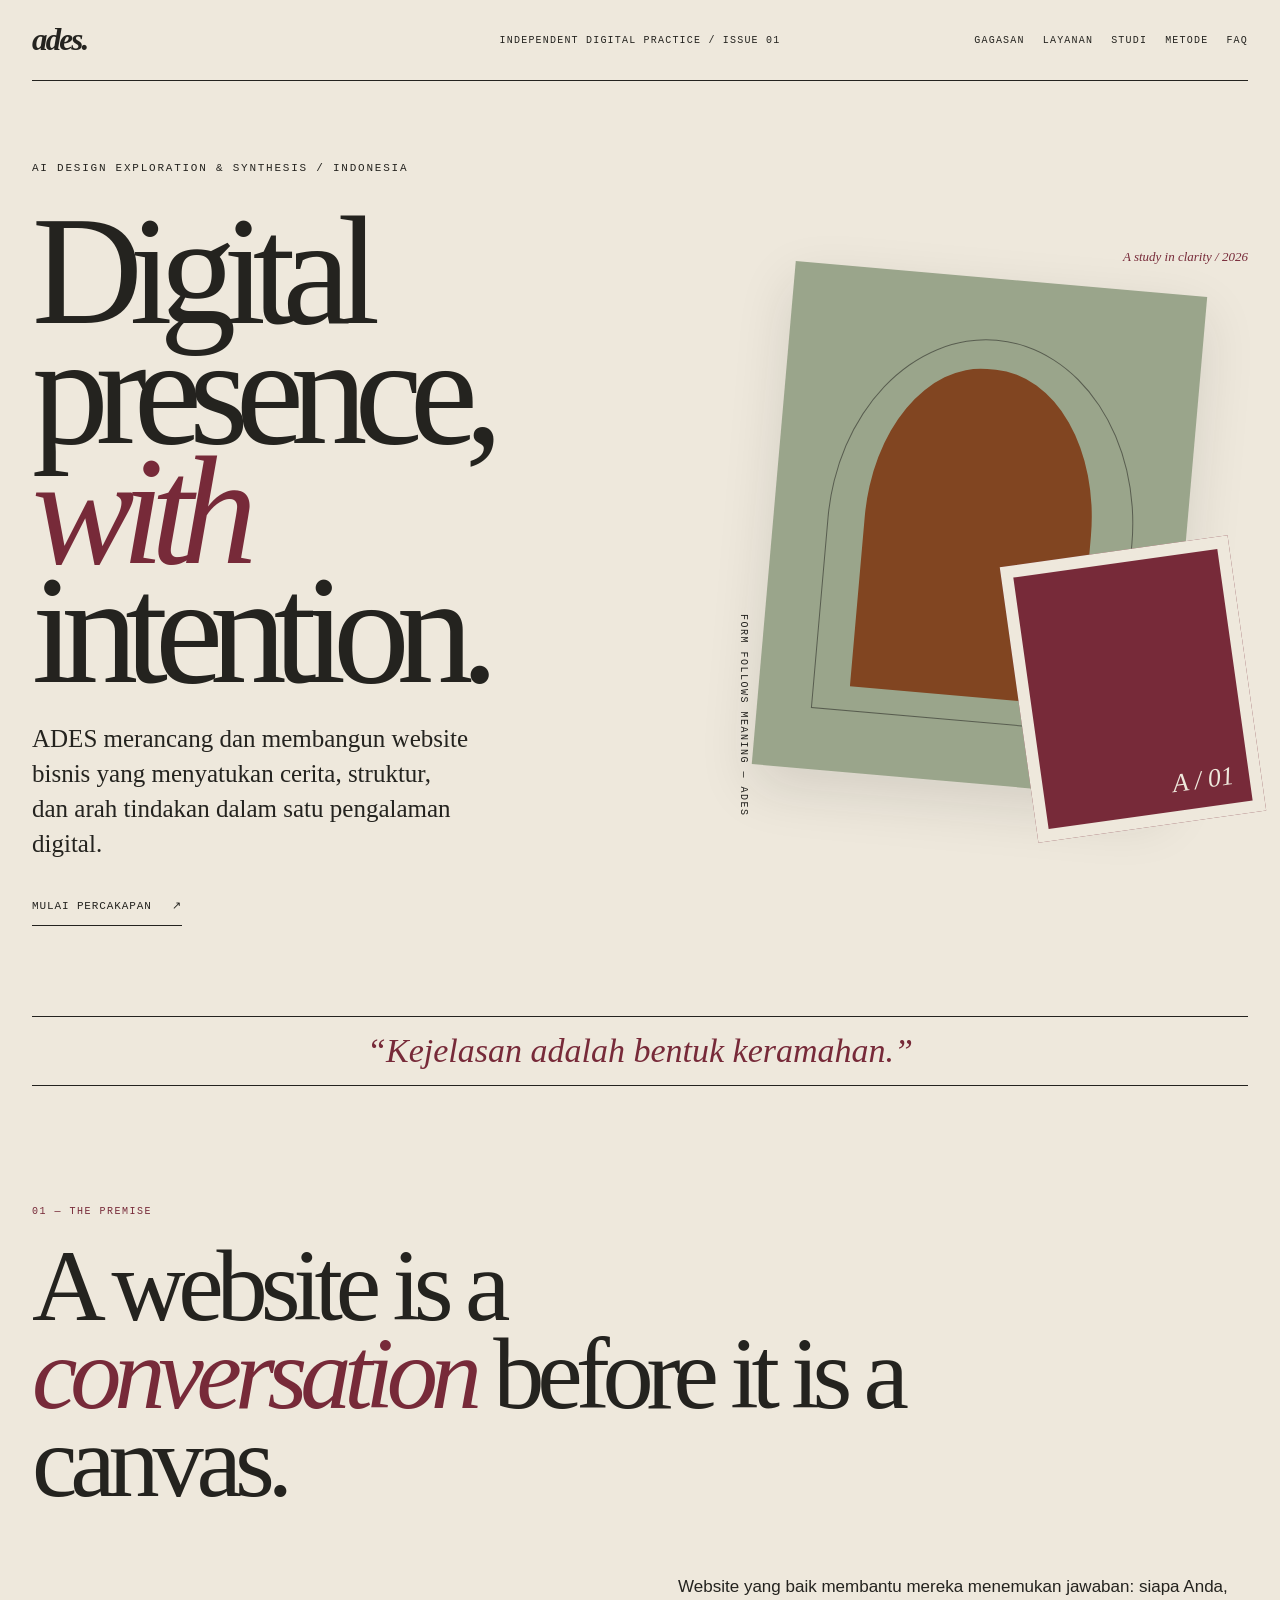
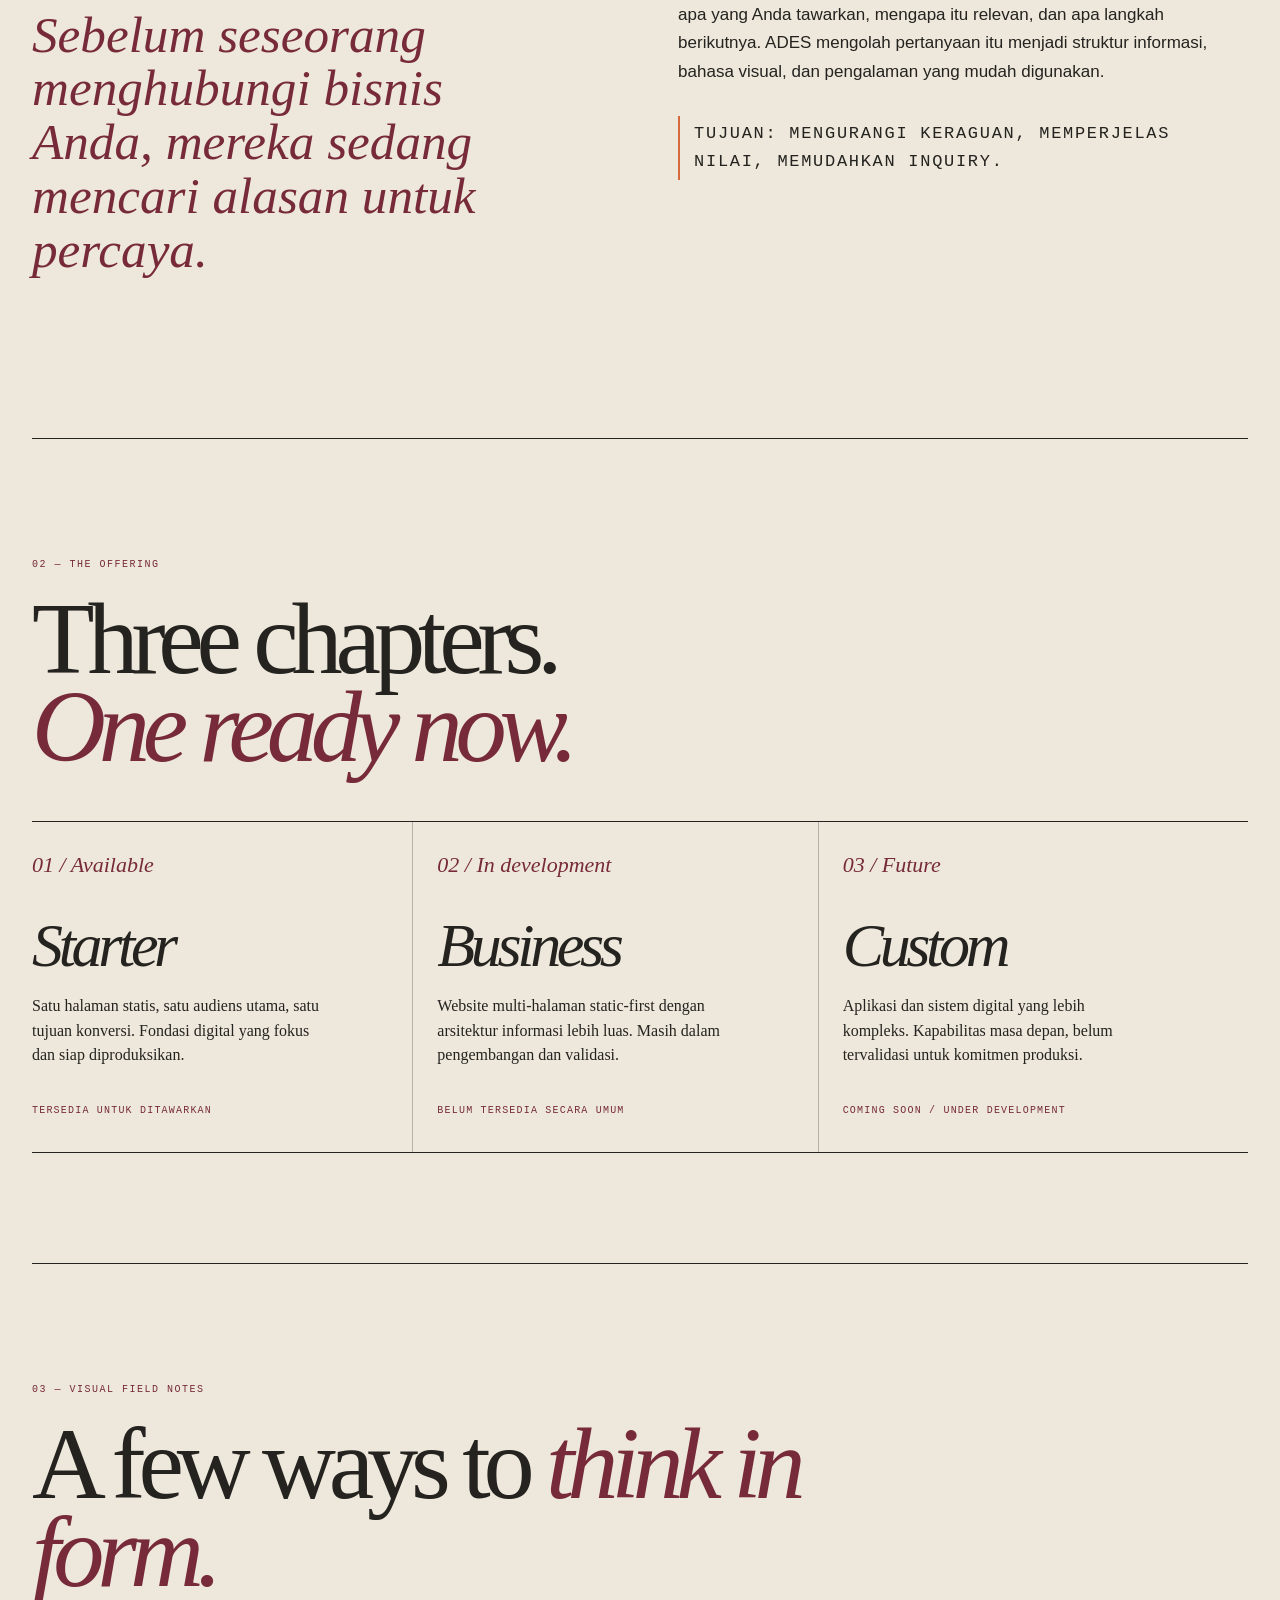
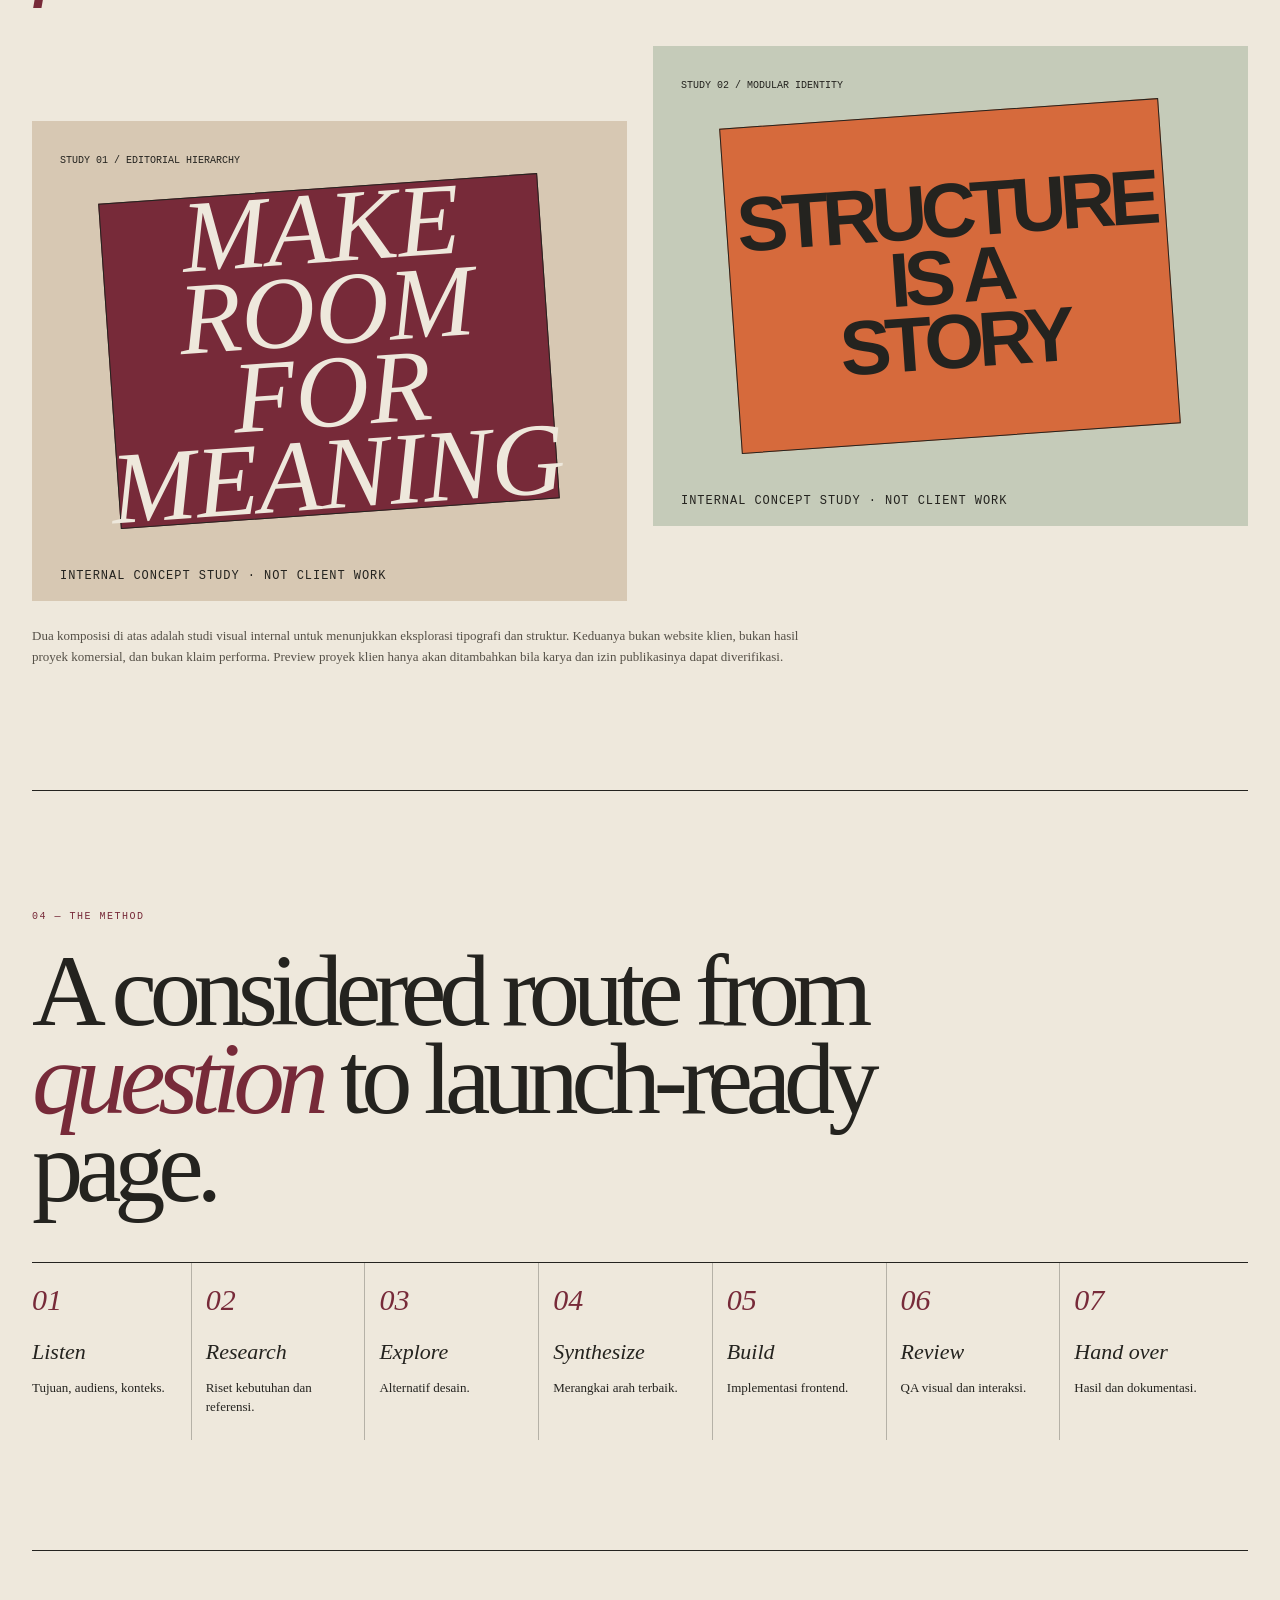
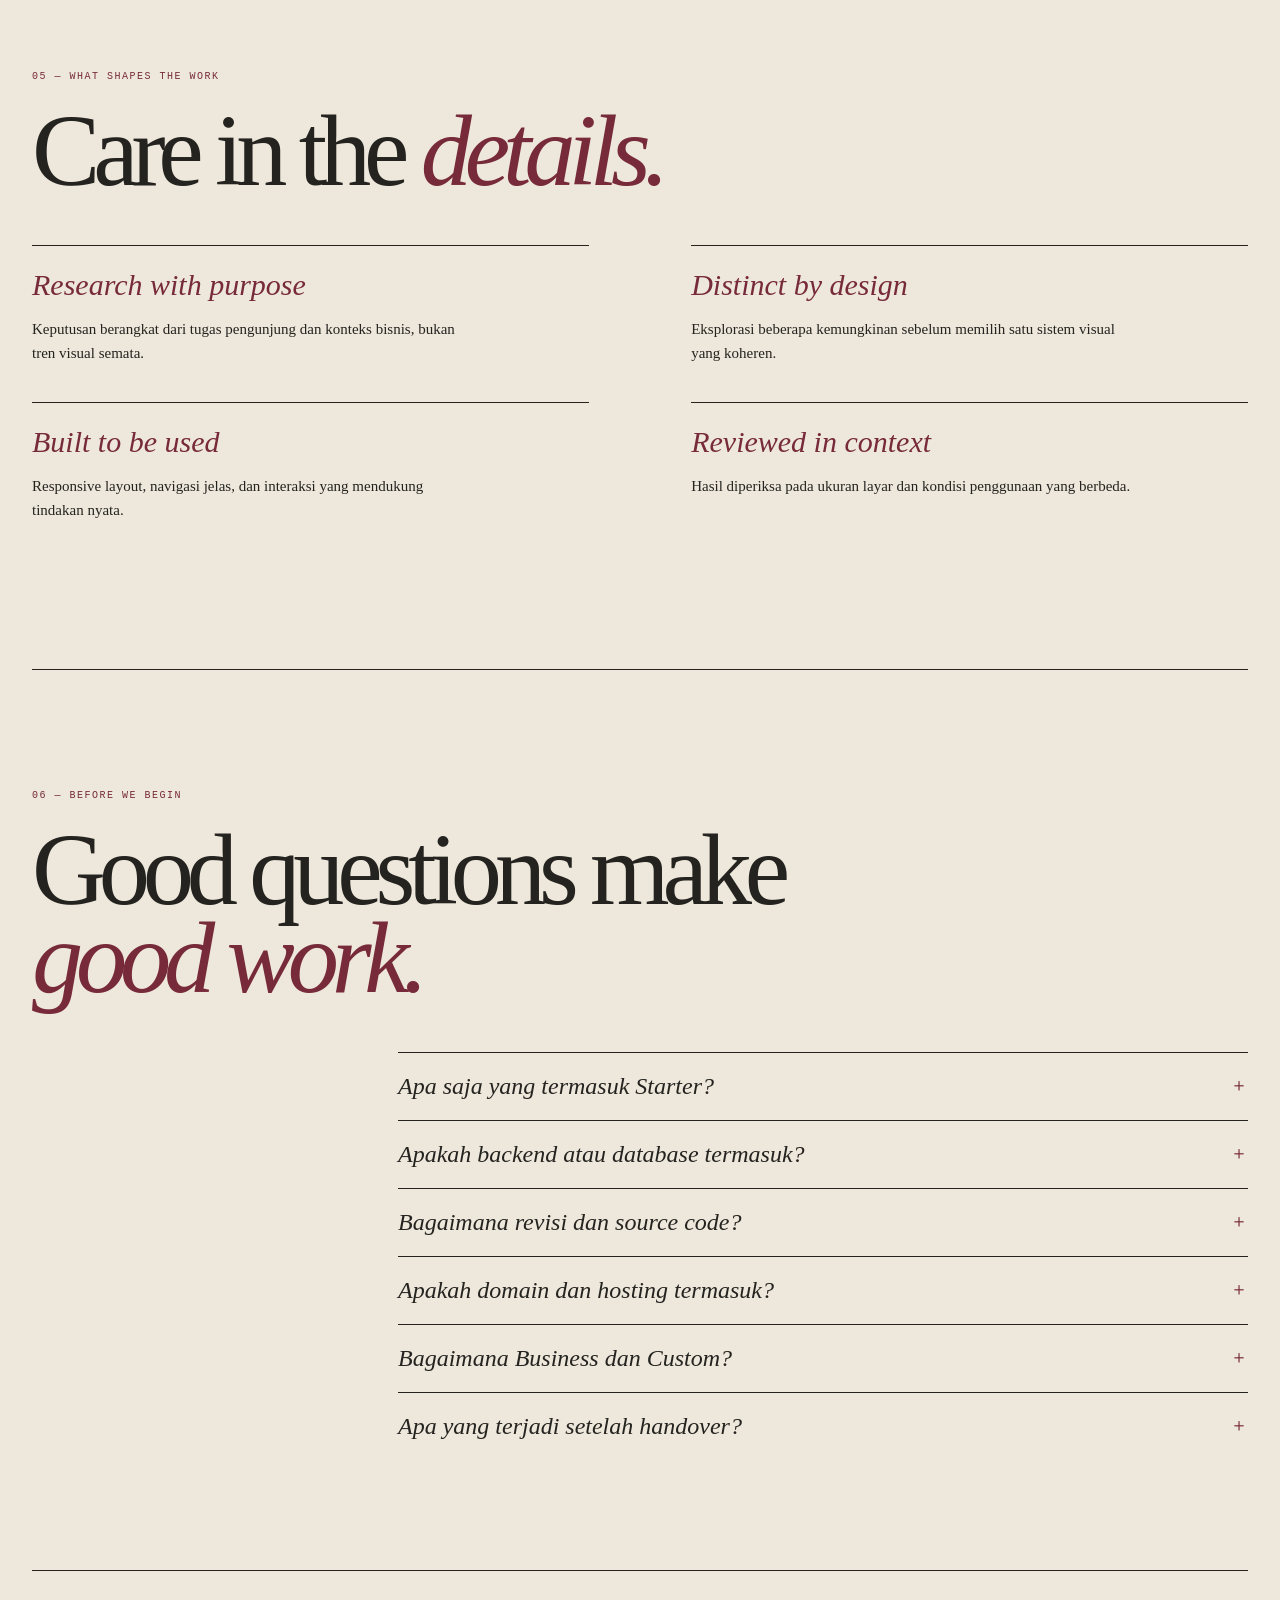
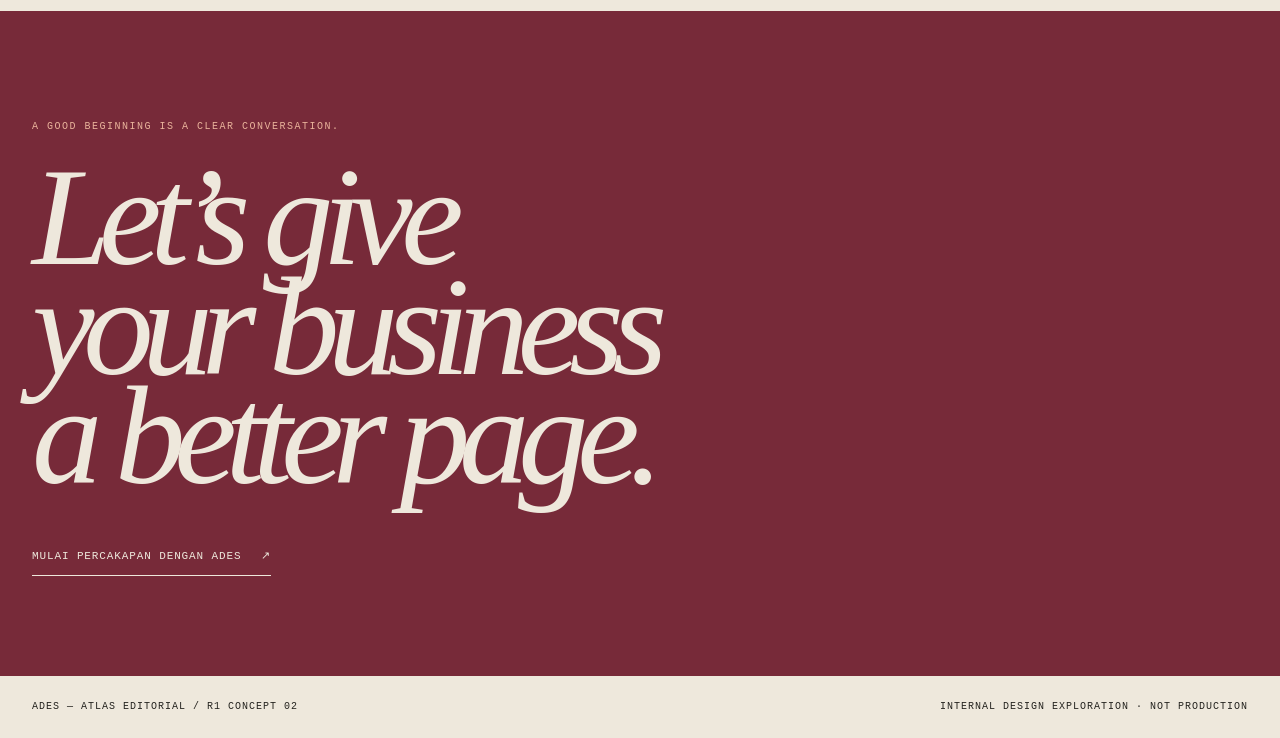
<file: r1/concept-02-atlas-editorial.html>
<!doctype html>
<html lang="id">
<head><meta charset="utf-8"><meta name="viewport" content="width=device-width,initial-scale=1"><meta name="theme-color" content="#eee8dc"><meta name="description" content="Konsep R1 ADES — Atlas Editorial: pengalaman studio sebagai jurnal visual dan peta perjalanan bisnis."><title>ADES — Atlas Editorial / R1 Concept 02</title>
<style>
:root{--bone:#eee8dc;--ink:#24231f;--wine:#772a39;--orange:#d66a3c;--sage:#9aa58b;--rule:rgba(36,35,31,.28);--serif:Georgia,"Times New Roman",serif;--sans:Arial,Helvetica,sans-serif;--mono:ui-monospace,monospace}*{box-sizing:border-box}html{scroll-behavior:smooth}body{margin:0;background:var(--bone);color:var(--ink);font-family:var(--sans)}a{color:inherit}a:focus-visible,summary:focus-visible{outline:2px solid var(--wine);outline-offset:5px}.page{width:min(1380px,100% - 64px);margin:auto}.mast{display:grid;grid-template-columns:1fr auto 1fr;align-items:center;padding:22px 0;border-bottom:1px solid var(--ink)}.wordmark{font:italic 700 31px var(--serif);letter-spacing:-.06em;text-decoration:none}.issue,.mast nav{font:10px var(--mono);text-transform:uppercase;letter-spacing:.12em}.mast nav{display:flex;justify-content:end;gap:18px}.mast nav a{text-decoration:none}.hero{min-height:720px;display:grid;grid-template-columns:1fr .78fr;gap:4vw;padding:70px 0 90px;position:relative}.hero-copy{position:relative;z-index:2}.kicker{font:11px var(--mono);text-transform:uppercase;letter-spacing:.16em}.hero h1{font:400 clamp(82px,12vw,166px)/.78 var(--serif);letter-spacing:-.085em;margin:38px 0 30px}.hero h1 em{color:var(--wine);font-weight:400}.hero-lead{font:clamp(19px,2vw,25px)/1.4 var(--serif);max-width:440px}.link-arrow{display:inline-flex;gap:20px;align-items:center;border-bottom:1px solid var(--ink);padding:13px 0;text-decoration:none;font:11px var(--mono);text-transform:uppercase;letter-spacing:.08em}.hero-art{align-self:center;position:relative;height:580px;max-width:560px;width:100%;margin-left:auto}.paper{position:absolute;inset:5% 12% 8% 7%;background:var(--sage);transform:rotate(5deg);box-shadow:0 20px 55px rgba(36,35,31,.12)}.paper:before{content:"";position:absolute;inset:12% 13%;border:1px solid rgba(36,35,31,.55);border-radius:50% 50% 0 0}.paper:after{content:"";position:absolute;width:55%;height:65%;left:22%;top:18%;background:var(--orange);border-radius:48% 48% 0 0;mix-blend-mode:multiply}.paper-two{position:absolute;width:45%;height:48%;right:0;bottom:0;background:var(--wine);transform:rotate(-8deg);border:12px solid var(--bone)}.paper-two:after{content:"A / 01";position:absolute;bottom:12px;right:15px;color:var(--bone);font:italic 26px var(--serif)}.art-caption{position:absolute;left:0;bottom:2%;writing-mode:vertical-rl;font:10px var(--mono);letter-spacing:.15em;text-transform:uppercase}.hero-note{position:absolute;right:0;top:0;font:italic 13px var(--serif);color:var(--wine)}.marquee{border-top:1px solid var(--ink);border-bottom:1px solid var(--ink);padding:15px 0;text-align:center;font:italic clamp(20px,3vw,34px) var(--serif);color:var(--wine)}.chapter{padding:110px 0;border-bottom:1px solid var(--ink)}.chapter-label{font:10px var(--mono);text-transform:uppercase;letter-spacing:.15em;color:var(--wine)}.chapter-title{font:400 clamp(54px,8vw,112px)/.86 var(--serif);letter-spacing:-.07em;margin:25px 0 50px;max-width:900px}.chapter-title em{color:var(--wine)}.intro-grid{display:grid;grid-template-columns:1fr 1.1fr;gap:10vw}.intro-grid .pull{font:italic clamp(30px,4vw,56px)/1.05 var(--serif);color:var(--wine);max-width:500px}.intro-grid p{font-size:17px;line-height:1.65;max-width:600px}.margin-note{font:10px var(--mono);text-transform:uppercase;letter-spacing:.1em;border-left:2px solid var(--orange);padding:4px 0 4px 14px;margin-top:30px}.offers{display:grid;grid-template-columns:1fr 1fr 1fr;border-top:1px solid var(--ink);border-bottom:1px solid var(--ink)}.offer{padding:30px 24px 36px 0;min-height:330px;display:flex;flex-direction:column;justify-content:space-between;border-right:1px solid var(--rule);margin-right:24px}.offer:last-child{border:0;margin:0}.offer .number{font:italic 22px var(--serif);color:var(--wine)}.offer h3{font:italic 62px/.9 var(--serif);letter-spacing:-.07em;margin:20px 0}.offer p{font:16px/1.55 var(--serif);max-width:300px}.status{font:10px var(--mono);text-transform:uppercase;letter-spacing:.12em;color:var(--wine)}.selected{display:grid;grid-template-columns:1fr 1fr;gap:26px;align-items:start}.feature{position:relative;min-height:480px;background:#d7c8b3;padding:28px;overflow:hidden}.feature:first-child{margin-top:75px}.feature:nth-child(2){background:#c5cbb9}.feature .poster{position:absolute;inset:14% 13% 18%;border:1px solid var(--ink);display:flex;align-items:center;justify-content:center;transform:rotate(-4deg)}.feature:first-child .poster{background:var(--wine);color:var(--bone);font:italic clamp(54px,8vw,105px)/.8 var(--serif);text-align:center}.feature:nth-child(2) .poster{background:var(--orange);font:900 clamp(42px,6vw,78px)/.85 var(--sans);letter-spacing:-.08em;text-align:center}.feature .index{position:relative;z-index:2;font:10px var(--mono);text-transform:uppercase}.feature .caption{position:absolute;bottom:18px;left:28px;right:28px;font:12px var(--mono);text-transform:uppercase;letter-spacing:.08em}.disclosure{font:13px/1.6 var(--serif);max-width:800px;margin-top:25px;color:#555047}.process{display:grid;grid-template-columns:repeat(7,1fr);border-top:1px solid var(--ink)}.process article{padding:20px 14px 10px 0;border-right:1px solid var(--rule);margin-right:14px}.process article:last-child{border:0}.process .n{font:italic 30px var(--serif);color:var(--wine)}.process h3{font:italic 22px var(--serif);margin:22px 0 12px}.process p{font:13px/1.5 var(--serif)}.principles{display:grid;grid-template-columns:1fr 1fr;gap:0 8vw}.principle{border-top:1px solid var(--ink);padding:22px 0}.principle h3{font:italic 30px var(--serif);margin:0 0 10px;color:var(--wine)}.principle p{font:15px/1.6 var(--serif);max-width:440px}.faq{max-width:850px;margin-left:auto}.faq details{border-top:1px solid var(--ink);padding:20px 0}.faq summary{list-style:none;cursor:pointer;display:flex;justify-content:space-between;gap:20px;font:italic 24px var(--serif)}.faq summary:after{content:"＋";font:18px var(--sans);color:var(--wine)}.faq details[open] summary:after{content:"－"}.faq p{font:16px/1.6 var(--serif);max-width:680px}.closing{background:var(--wine);color:var(--bone);padding:100px 0;margin-top:40px}.closing h2{font:italic clamp(66px,11vw,150px)/.78 var(--serif);letter-spacing:-.08em;margin:30px 0 45px}.closing .link-arrow{border-color:var(--bone)}.closing .chapter-label{color:#e9b39b}.foot{display:flex;justify-content:space-between;padding:25px 0;font:10px var(--mono);text-transform:uppercase;letter-spacing:.1em}
@media(max-width:800px){.page{width:calc(100% - 36px)}.mast{grid-template-columns:1fr auto}.mast .issue{display:none}.mast nav{grid-column:1/-1;justify-content:start;flex-wrap:wrap;margin-top:18px}.hero{grid-template-columns:1fr;min-height:auto;padding:60px 0}.hero h1{font-size:clamp(76px,17vw,130px)}.hero-art{height:390px;width:85%;margin:40px auto 0}.chapter{padding:75px 0}.intro-grid{grid-template-columns:1fr;gap:25px}.offers{grid-template-columns:1fr}.offer{min-height:230px;border-right:0;border-bottom:1px solid var(--rule);margin:0;padding:24px 0}.offer:last-child{border-bottom:0}.selected{grid-template-columns:1fr}.feature:first-child{margin-top:0}.feature{min-height:370px}.process{grid-template-columns:repeat(2,1fr);gap:0}.process article{min-height:160px;border-bottom:1px solid var(--rule)}.principles{grid-template-columns:1fr}.closing{padding:75px 0}.foot{flex-direction:column;gap:12px}}
@media(max-width:420px){.page{width:calc(100% - 28px)}.hero h1{font-size:70px}.hero-art{height:310px}.process{grid-template-columns:1fr 1fr}.feature{min-height:310px}.foot{font-size:9px}}
@media(prefers-reduced-motion:reduce){html{scroll-behavior:auto}*,*:before,*:after{animation:none!important;transition:none!important}}
</style></head><body>
<header class="page mast"><a class="wordmark" href="#top">ades.</a><span class="issue">Independent digital practice / Issue 01</span><nav aria-label="Navigasi utama"><a href="#meaning">Gagasan</a><a href="#services">Layanan</a><a href="#work">Studi</a><a href="#method">Metode</a><a href="#faq">FAQ</a></nav></header>
<main id="top">
<section class="page hero"><div class="hero-copy"><p class="kicker">AI Design Exploration & Synthesis / Indonesia</p><h1>Digital<br>presence,<br><em>with</em><br>intention.</h1><p class="hero-lead">ADES merancang dan membangun website bisnis yang menyatukan cerita, struktur, dan arah tindakan dalam satu pengalaman digital.</p><a class="link-arrow" href="https://wa.me/6281246027946" target="_blank" rel="noopener noreferrer">Mulai percakapan <span aria-hidden="true">↗</span></a></div><div class="hero-art" role="img" aria-label="Kolase geometris editorial warna sage, merah anggur dan terracotta"><span class="hero-note">A study in clarity / 2026</span><div class="paper"></div><div class="paper-two"></div><span class="art-caption">Form follows meaning — ADES</span></div></section>
<div class="page marquee">“Kejelasan adalah bentuk keramahan.”</div>
<section id="meaning" class="page chapter"><p class="chapter-label">01 — The premise</p><h2 class="chapter-title">A website is a <em>conversation</em> before it is a canvas.</h2><div class="intro-grid"><p class="pull">Sebelum seseorang menghubungi bisnis Anda, mereka sedang mencari alasan untuk percaya.</p><div><p>Website yang baik membantu mereka menemukan jawaban: siapa Anda, apa yang Anda tawarkan, mengapa itu relevan, dan apa langkah berikutnya. ADES mengolah pertanyaan itu menjadi struktur informasi, bahasa visual, dan pengalaman yang mudah digunakan.</p><p class="margin-note">Tujuan: mengurangi keraguan, memperjelas nilai, memudahkan inquiry.</p></div></div></section>
<section id="services" class="page chapter"><p class="chapter-label">02 — The offering</p><h2 class="chapter-title">Three chapters.<br><em>One ready now.</em></h2><div class="offers"><article class="offer"><span class="number">01 / Available</span><div><h3>Starter</h3><p>Satu halaman statis, satu audiens utama, satu tujuan konversi. Fondasi digital yang fokus dan siap diproduksikan.</p></div><b class="status">Tersedia untuk ditawarkan</b></article><article class="offer"><span class="number">02 / In development</span><div><h3>Business</h3><p>Website multi-halaman static-first dengan arsitektur informasi lebih luas. Masih dalam pengembangan dan validasi.</p></div><b class="status">Belum tersedia secara umum</b></article><article class="offer"><span class="number">03 / Future</span><div><h3>Custom</h3><p>Aplikasi dan sistem digital yang lebih kompleks. Kapabilitas masa depan, belum tervalidasi untuk komitmen produksi.</p></div><b class="status">Coming soon / Under development</b></article></div></section>
<section id="work" class="page chapter"><p class="chapter-label">03 — Visual field notes</p><h2 class="chapter-title">A few ways to <em>think in form.</em></h2><div class="selected"><article class="feature"><span class="index">Study 01 / Editorial hierarchy</span><div class="poster">MAKE<br>ROOM<br>FOR<br>MEANING</div><span class="caption">Internal concept study · not client work</span></article><article class="feature"><span class="index">Study 02 / Modular identity</span><div class="poster">STRUCTURE<br>IS A<br>STORY</div><span class="caption">Internal concept study · not client work</span></article></div><p class="disclosure">Dua komposisi di atas adalah studi visual internal untuk menunjukkan eksplorasi tipografi dan struktur. Keduanya bukan website klien, bukan hasil proyek komersial, dan bukan klaim performa. Preview proyek klien hanya akan ditambahkan bila karya dan izin publikasinya dapat diverifikasi.</p></section>
<section id="method" class="page chapter"><p class="chapter-label">04 — The method</p><h2 class="chapter-title">A considered route from <em>question</em> to launch-ready page.</h2><div class="process"><article><span class="n">01</span><h3>Listen</h3><p>Tujuan, audiens, konteks.</p></article><article><span class="n">02</span><h3>Research</h3><p>Riset kebutuhan dan referensi.</p></article><article><span class="n">03</span><h3>Explore</h3><p>Alternatif desain.</p></article><article><span class="n">04</span><h3>Synthesize</h3><p>Merangkai arah terbaik.</p></article><article><span class="n">05</span><h3>Build</h3><p>Implementasi frontend.</p></article><article><span class="n">06</span><h3>Review</h3><p>QA visual dan interaksi.</p></article><article><span class="n">07</span><h3>Hand over</h3><p>Hasil dan dokumentasi.</p></article></div></section>
<section class="page chapter"><p class="chapter-label">05 — What shapes the work</p><h2 class="chapter-title">Care in the <em>details.</em></h2><div class="principles"><article class="principle"><h3>Research with purpose</h3><p>Keputusan berangkat dari tugas pengunjung dan konteks bisnis, bukan tren visual semata.</p></article><article class="principle"><h3>Distinct by design</h3><p>Eksplorasi beberapa kemungkinan sebelum memilih satu sistem visual yang koheren.</p></article><article class="principle"><h3>Built to be used</h3><p>Responsive layout, navigasi jelas, dan interaksi yang mendukung tindakan nyata.</p></article><article class="principle"><h3>Reviewed in context</h3><p>Hasil diperiksa pada ukuran layar dan kondisi penggunaan yang berbeda.</p></article></div></section>
<section id="faq" class="page chapter"><p class="chapter-label">06 — Before we begin</p><h2 class="chapter-title">Good questions make <em>good work.</em></h2><div class="faq"><details><summary>Apa saja yang termasuk Starter?</summary><p>Satu halaman statis dengan satu audiens utama dan satu tujuan konversi, termasuk desain, implementasi frontend, dan pemeriksaan dasar.</p></details><details><summary>Apakah backend atau database termasuk?</summary><p>Tidak. Starter berfokus pada frontend statis; backend, database, autentikasi dan dashboard berada di luar scope default.</p></details><details><summary>Bagaimana revisi dan source code?</summary><p>Jumlah revisi serta ketentuan kepemilikan dan akses source code disepakati sebelum proyek dimulai.</p></details><details><summary>Apakah domain dan hosting termasuk?</summary><p>Belum ada komitmen umum yang dinyatakan. Kebutuhan, penyedia, biaya dan tanggung jawab dibicarakan sebelum proyek.</p></details><details><summary>Bagaimana Business dan Custom?</summary><p>Business masih dalam pengembangan dan validasi. Custom adalah kapabilitas masa depan dan belum tersedia untuk komitmen produksi.</p></details><details><summary>Apa yang terjadi setelah handover?</summary><p>Ruang lingkup handover dan kebutuhan pemeliharaan dibicarakan sejak awal. Dukungan berkelanjutan tidak diasumsikan otomatis.</p></details></div></section>
<section class="closing"><div class="page"><p class="chapter-label">A good beginning is a clear conversation.</p><h2>Let’s give<br>your business<br>a better page.</h2><a class="link-arrow" href="https://wa.me/6281246027946" target="_blank" rel="noopener noreferrer">Mulai percakapan dengan ADES <span aria-hidden="true">↗</span></a></div></section>
</main><footer class="page foot"><span>ADES — Atlas Editorial / R1 Concept 02</span><span>Internal design exploration · not production</span></footer>
</body></html>
</file>
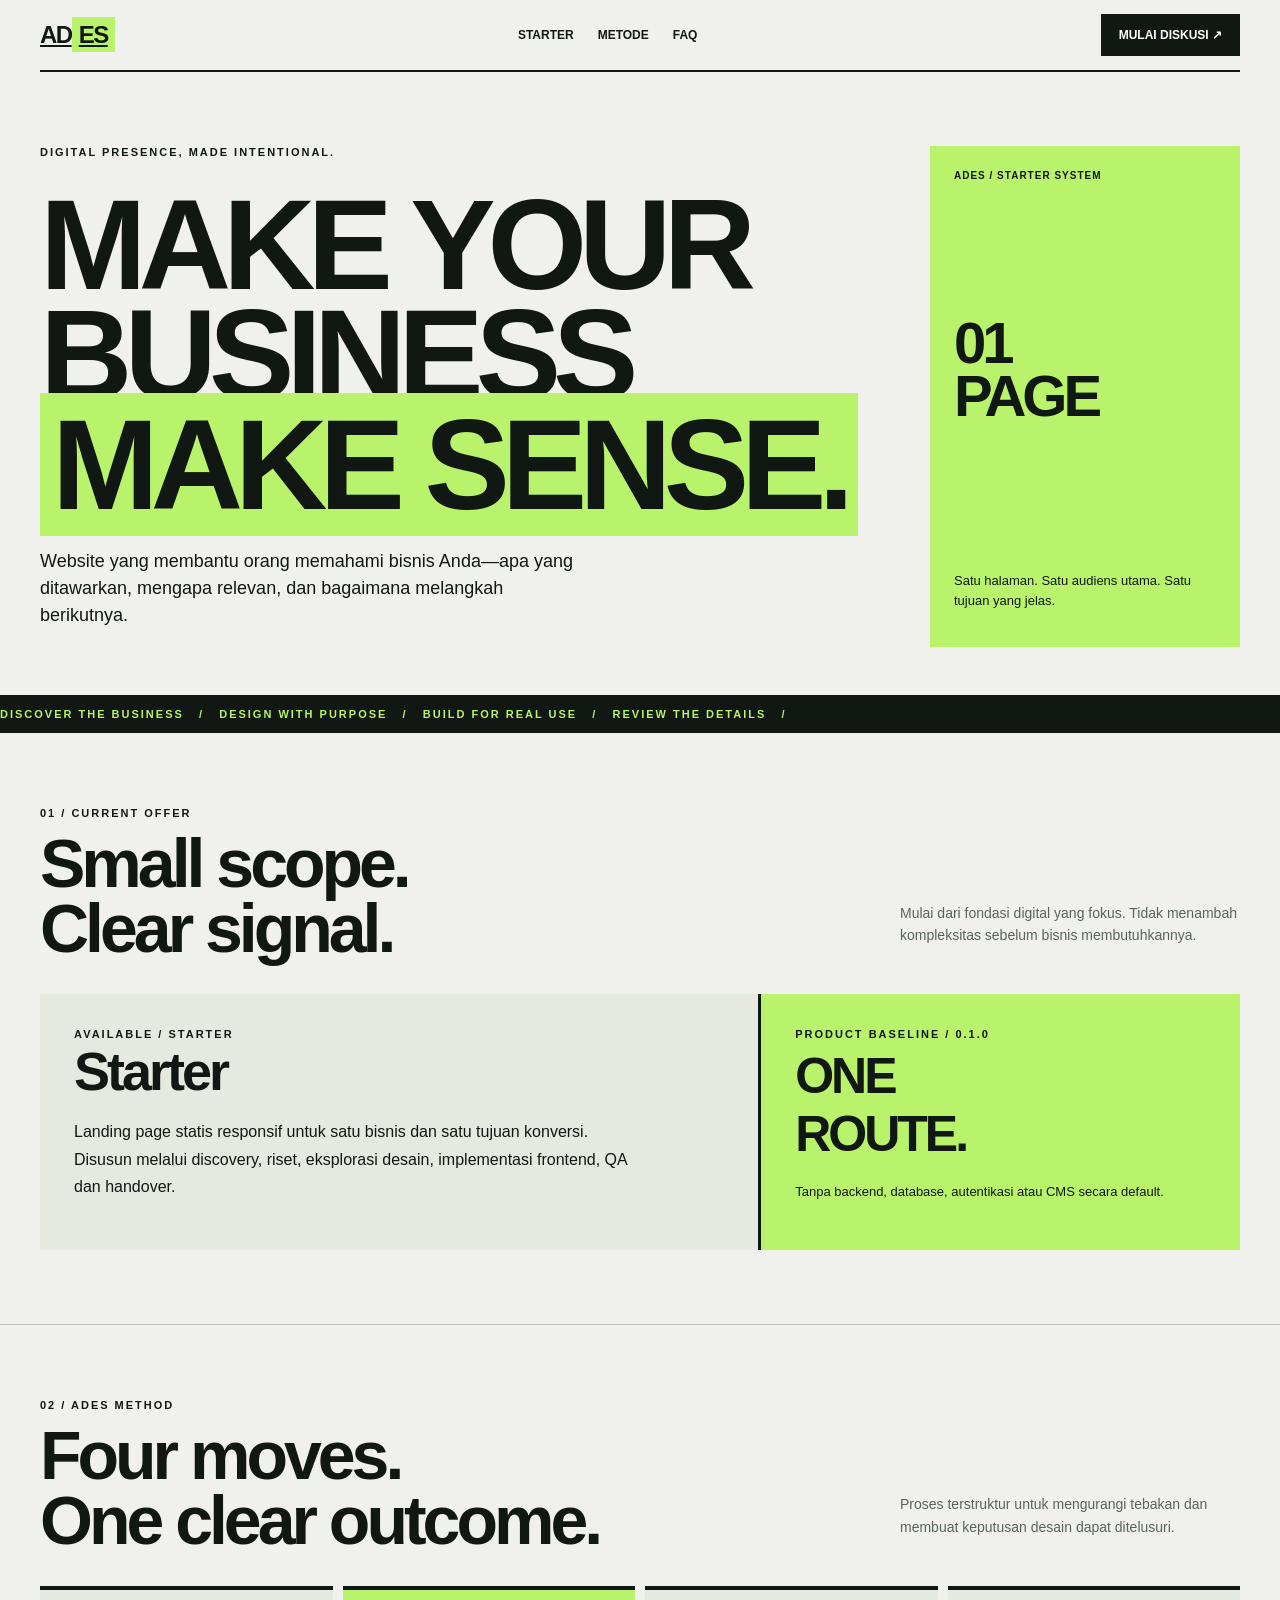
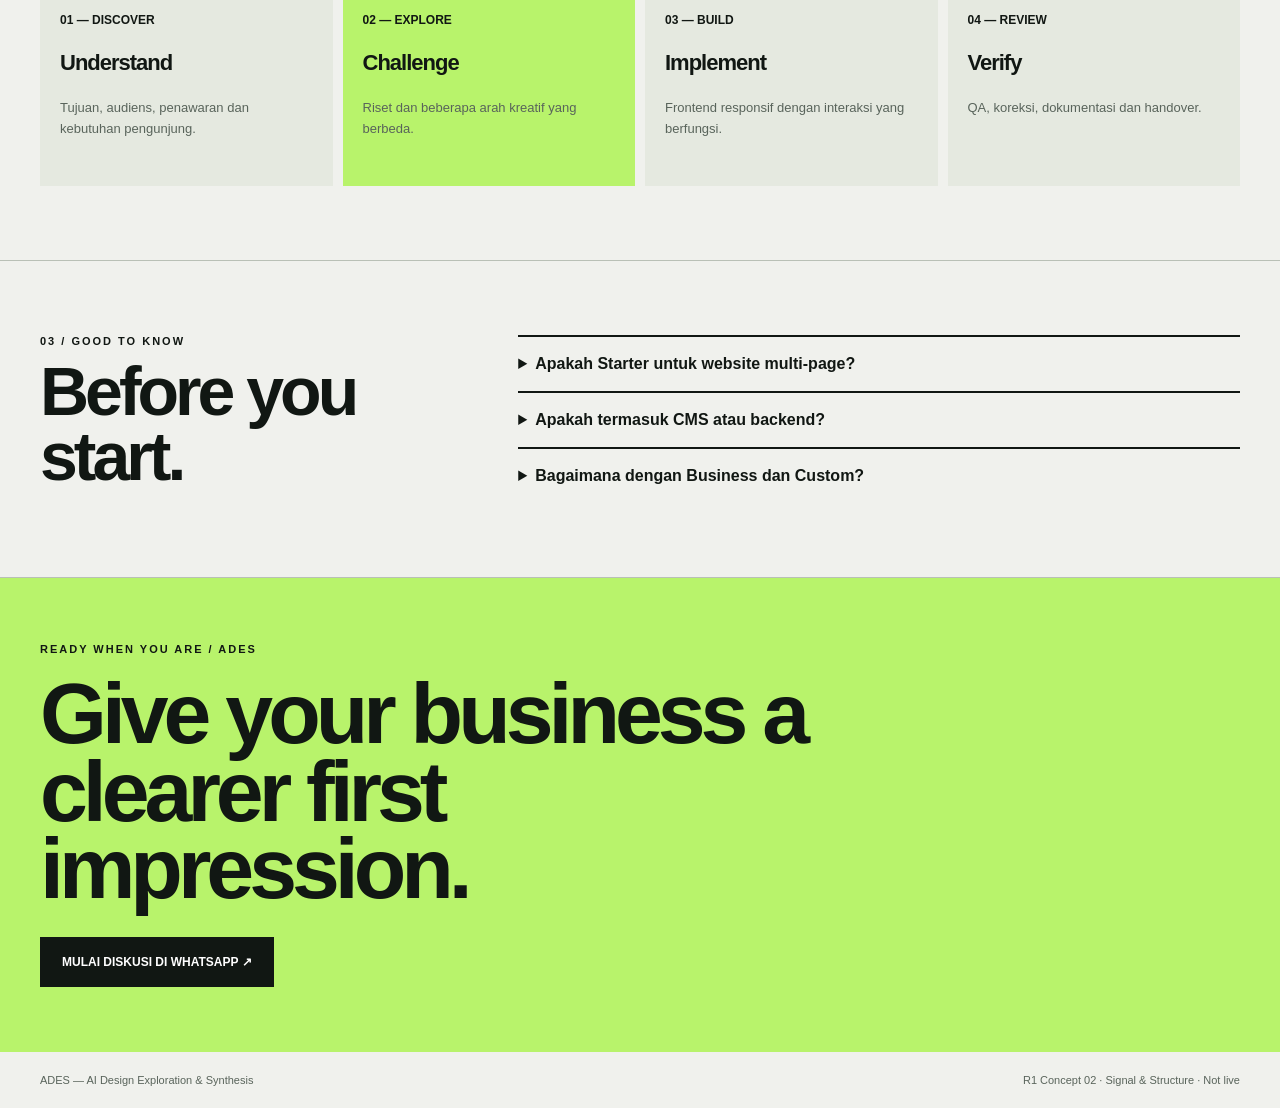
<file: r1/concept-02-signal-and-structure.html>
<!doctype html>
<html lang="id"><head><meta charset="utf-8"><meta name="viewport" content="width=device-width,initial-scale=1"><meta name="description" content="Konsep R1 ADES — Signal & Structure."><title>ADES — Signal & Structure / R1</title>
<style>
:root{--bg:#f0f1ed;--black:#111713;--green:#b8f36b;--gray:#d9ddd5;--soft:#e5e9e0;--muted:#59645b;--sans:Arial,Helvetica,sans-serif}
*{box-sizing:border-box}body{margin:0;background:var(--bg);color:var(--black);font-family:var(--sans)}a{color:inherit}a:focus-visible,button:focus-visible{outline:3px solid #438b1e;outline-offset:4px}.wrap{width:min(1200px,calc(100% - 48px));margin:auto}.bar{height:72px;display:flex;justify-content:space-between;align-items:center;border-bottom:2px solid var(--black)}.logo{font-weight:900;font-size:24px;letter-spacing:-1.5px}.logo span{background:var(--green);padding:4px 7px}.nav{display:flex;gap:24px;font-size:12px;font-weight:bold}.nav a{text-decoration:none}.contact{background:var(--black);color:white;text-decoration:none;padding:14px 18px;font-size:12px;font-weight:bold}.hero{padding:74px 0 48px;display:grid;grid-template-columns:1fr 310px;gap:28px}.tag{font-size:11px;text-transform:uppercase;letter-spacing:2px;font-weight:bold}.hero h1{font-size:clamp(58px,10vw,130px);line-height:.86;letter-spacing:-8px;margin:32px 0 28px;max-width:900px}.hero h1 span{background:var(--green);padding:0 12px}.intro{font-size:18px;line-height:1.5;max-width:550px}.hero-card{background:var(--green);padding:24px;display:flex;flex-direction:column;justify-content:space-between;min-height:340px}.hero-card small{font-size:10px;font-weight:bold;letter-spacing:1px}.hero-card strong{font-size:58px;line-height:.9;letter-spacing:-4px}.hero-card p{font-size:13px;line-height:1.5}.ticker{background:var(--black);color:var(--green);padding:13px 0;font-size:11px;font-weight:bold;letter-spacing:2px;white-space:nowrap;overflow:hidden}.section{padding:74px 0;border-bottom:1px solid #b9c0b6}.head{display:flex;justify-content:space-between;gap:30px;align-items:end;margin-bottom:34px}.head h2{font-size:clamp(36px,6vw,68px);line-height:.95;letter-spacing:-4px;margin:12px 0 0}.head p{max-width:340px;color:var(--muted);font-size:14px;line-height:1.6}.offer{display:grid;grid-template-columns:1.2fr .8fr;gap:3px;background:var(--black)}.offer-main,.offer-side{padding:34px;background:var(--soft)}.offer-main h3{font-size:54px;letter-spacing:-3px;margin:0}.offer-main p{line-height:1.7;max-width:570px}.offer-side{background:var(--green);display:flex;flex-direction:column;justify-content:space-between}.offer-side b{font-size:11px;letter-spacing:2px}.offer-side strong{font-size:50px;letter-spacing:-3px}.offer-side p{font-size:13px;line-height:1.6}.grid{display:grid;grid-template-columns:repeat(4,1fr);gap:10px}.tile{background:var(--soft);padding:20px;min-height:200px;border-top:4px solid var(--black)}.tile:nth-child(2){background:var(--green)}.tile span{font-size:12px;font-weight:bold}.tile h3{font-size:22px;letter-spacing:-1px}.tile p{font-size:13px;line-height:1.6;color:var(--muted)}.faq{display:grid;grid-template-columns:.7fr 1.3fr;gap:7vw}.faq h2{font-size:clamp(38px,6vw,68px);letter-spacing:-4px;line-height:.95;margin:12px 0}.faq details{border-top:2px solid var(--black);padding:18px 0}.faq summary{cursor:pointer;font-weight:bold}.faq p{font-size:14px;line-height:1.6;color:var(--muted)}.cta{background:var(--green);padding:65px 0}.cta h2{font-size:clamp(42px,7vw,86px);letter-spacing:-5px;line-height:.9;max-width:800px;margin:20px 0 30px}.cta a{display:inline-block;background:var(--black);color:white;text-decoration:none;padding:18px 22px;font-weight:bold;font-size:12px}.foot{padding:22px 0;font-size:11px;color:var(--muted);display:flex;justify-content:space-between}
@media(max-width:760px){.wrap{width:calc(100% - 32px)}.nav{display:none}.hero{grid-template-columns:1fr;padding-top:52px}.hero h1{letter-spacing:-4px}.hero-card{min-height:230px}.head{display:block}.offer{grid-template-columns:1fr}.grid{grid-template-columns:1fr 1fr}.faq{grid-template-columns:1fr;gap:20px}.foot{display:block;line-height:2}}
@media(prefers-reduced-motion:reduce){*{scroll-behavior:auto}}
</style></head><body>
<header class="wrap bar"><a class="logo" href="#">AD<span>ES</span></a><nav class="nav"><a href="#starter">STARTER</a><a href="#metode">METODE</a><a href="#faq">FAQ</a></nav><a class="contact" href="https://wa.me/6281246027946" target="_blank" rel="noopener noreferrer">MULAI DISKUSI ↗</a></header>
<main><section class="wrap hero"><div><div class="tag">Digital presence, made intentional.</div><h1>MAKE YOUR<br>BUSINESS<br><span>MAKE SENSE.</span></h1><p class="intro">Website yang membantu orang memahami bisnis Anda—apa yang ditawarkan, mengapa relevan, dan bagaimana melangkah berikutnya.</p></div><aside class="hero-card"><small>ADES / STARTER SYSTEM</small><strong>01<br>PAGE</strong><p>Satu halaman. Satu audiens utama. Satu tujuan yang jelas.</p></aside></section>
<div class="ticker">DISCOVER THE BUSINESS&nbsp;&nbsp; / &nbsp;&nbsp;DESIGN WITH PURPOSE&nbsp;&nbsp; / &nbsp;&nbsp;BUILD FOR REAL USE&nbsp;&nbsp; / &nbsp;&nbsp;REVIEW THE DETAILS&nbsp;&nbsp; / &nbsp;&nbsp;</div>
<section class="section" id="starter"><div class="wrap"><div class="head"><div><div class="tag">01 / Current offer</div><h2>Small scope.<br>Clear signal.</h2></div><p>Mulai dari fondasi digital yang fokus. Tidak menambah kompleksitas sebelum bisnis membutuhkannya.</p></div><div class="offer"><div class="offer-main"><div class="tag">Available / Starter</div><h3>Starter</h3><p>Landing page statis responsif untuk satu bisnis dan satu tujuan konversi. Disusun melalui discovery, riset, eksplorasi desain, implementasi frontend, QA dan handover.</p></div><div class="offer-side"><b>PRODUCT BASELINE / 0.1.0</b><strong>ONE<br>ROUTE.</strong><p>Tanpa backend, database, autentikasi atau CMS secara default.</p></div></div></div></section>
<section class="section" id="metode"><div class="wrap"><div class="head"><div><div class="tag">02 / ADES method</div><h2>Four moves.<br>One clear outcome.</h2></div><p>Proses terstruktur untuk mengurangi tebakan dan membuat keputusan desain dapat ditelusuri.</p></div><div class="grid"><article class="tile"><span>01 — DISCOVER</span><h3>Understand</h3><p>Tujuan, audiens, penawaran dan kebutuhan pengunjung.</p></article><article class="tile"><span>02 — EXPLORE</span><h3>Challenge</h3><p>Riset dan beberapa arah kreatif yang berbeda.</p></article><article class="tile"><span>03 — BUILD</span><h3>Implement</h3><p>Frontend responsif dengan interaksi yang berfungsi.</p></article><article class="tile"><span>04 — REVIEW</span><h3>Verify</h3><p>QA, koreksi, dokumentasi dan handover.</p></article></div></div></section>
<section class="section"><div class="wrap faq" id="faq"><div><div class="tag">03 / Good to know</div><h2>Before you start.</h2></div><div><details><summary>Apakah Starter untuk website multi-page?</summary><p>Tidak. Produk ini ditujukan untuk satu halaman publik dengan satu audiens dan satu tujuan.</p></details><details><summary>Apakah termasuk CMS atau backend?</summary><p>Tidak termasuk secara default. Starter menggunakan pendekatan static-first.</p></details><details><summary>Bagaimana dengan Business dan Custom?</summary><p>Business masih dalam pengembangan. Custom merupakan kemampuan masa depan, belum tersedia untuk komitmen produksi.</p></details></div></div></section>
<section class="cta"><div class="wrap"><div class="tag">Ready when you are / ADES</div><h2>Give your business a clearer first impression.</h2><a href="https://wa.me/6281246027946" target="_blank" rel="noopener noreferrer">MULAI DISKUSI DI WHATSAPP ↗</a></div></section></main><footer class="wrap foot"><span>ADES — AI Design Exploration & Synthesis</span><span>R1 Concept 02 · Signal & Structure · Not live</span></footer></body></html>
</file>
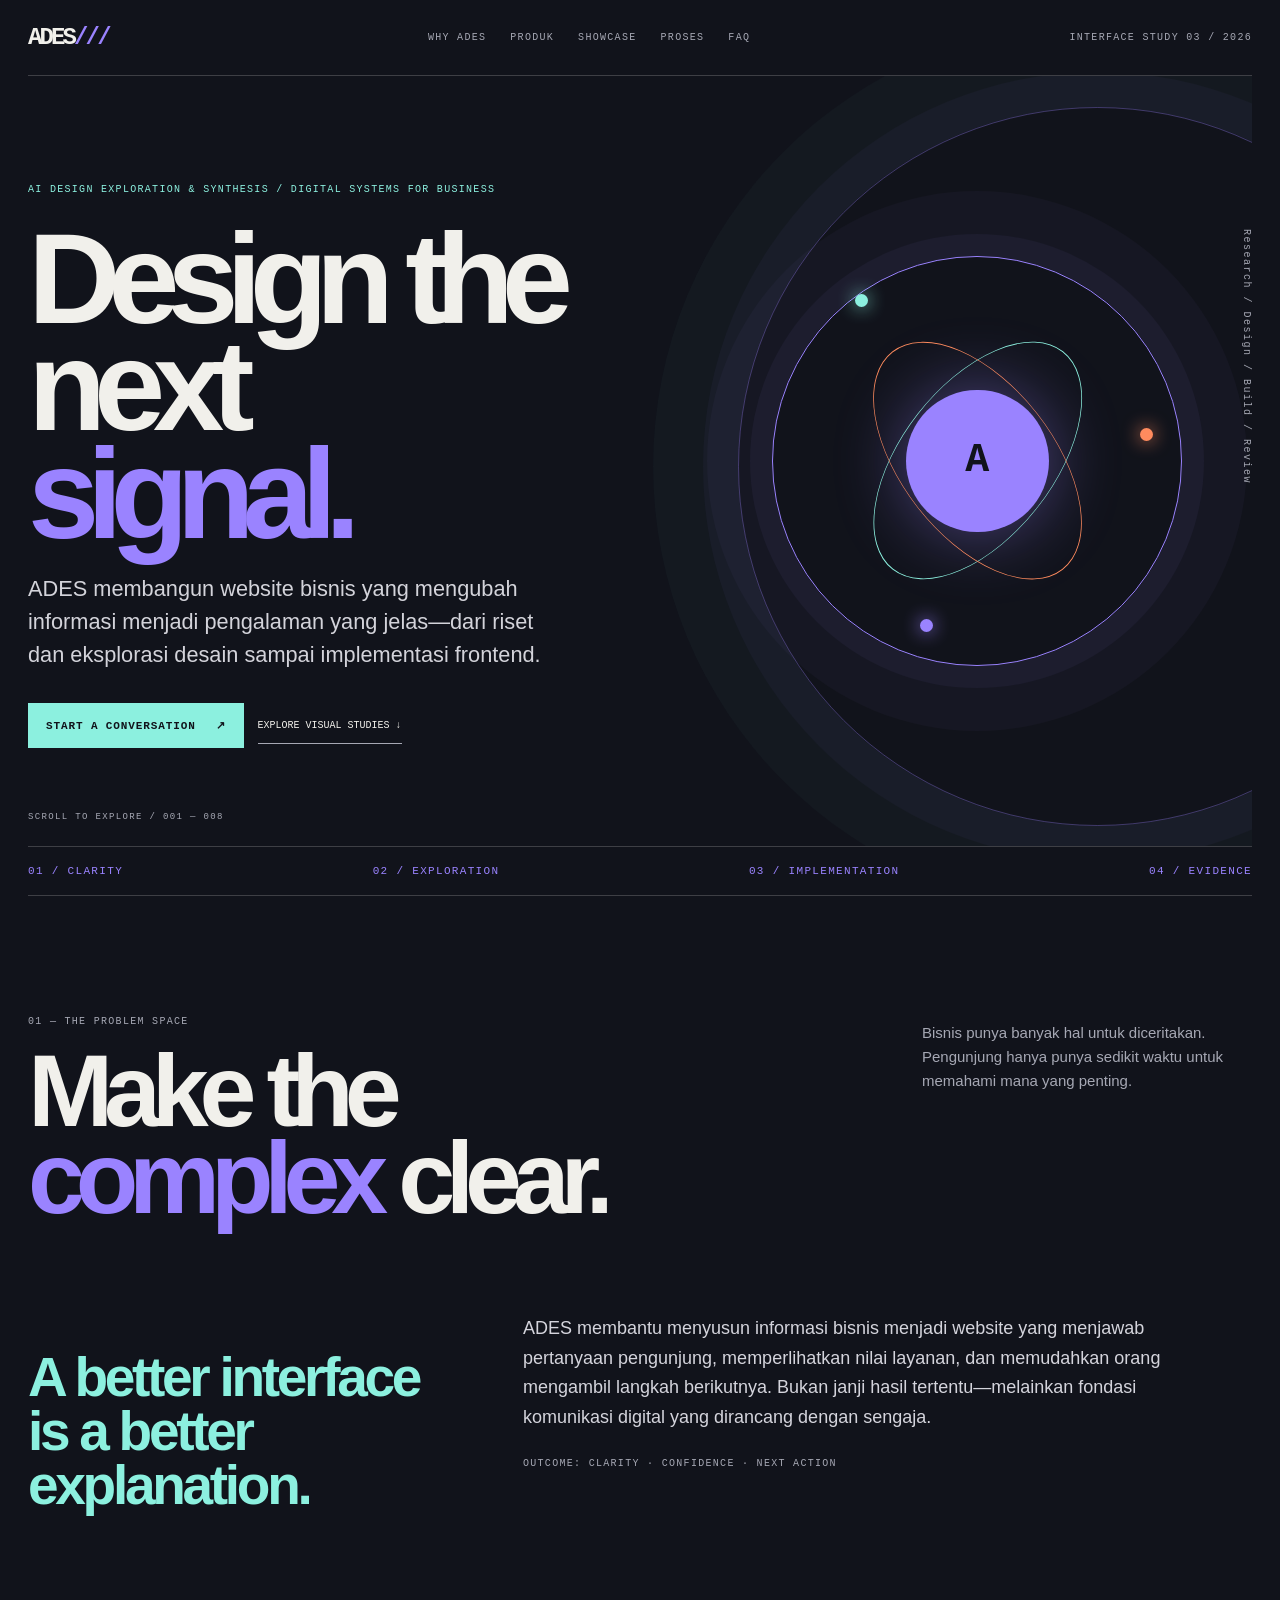
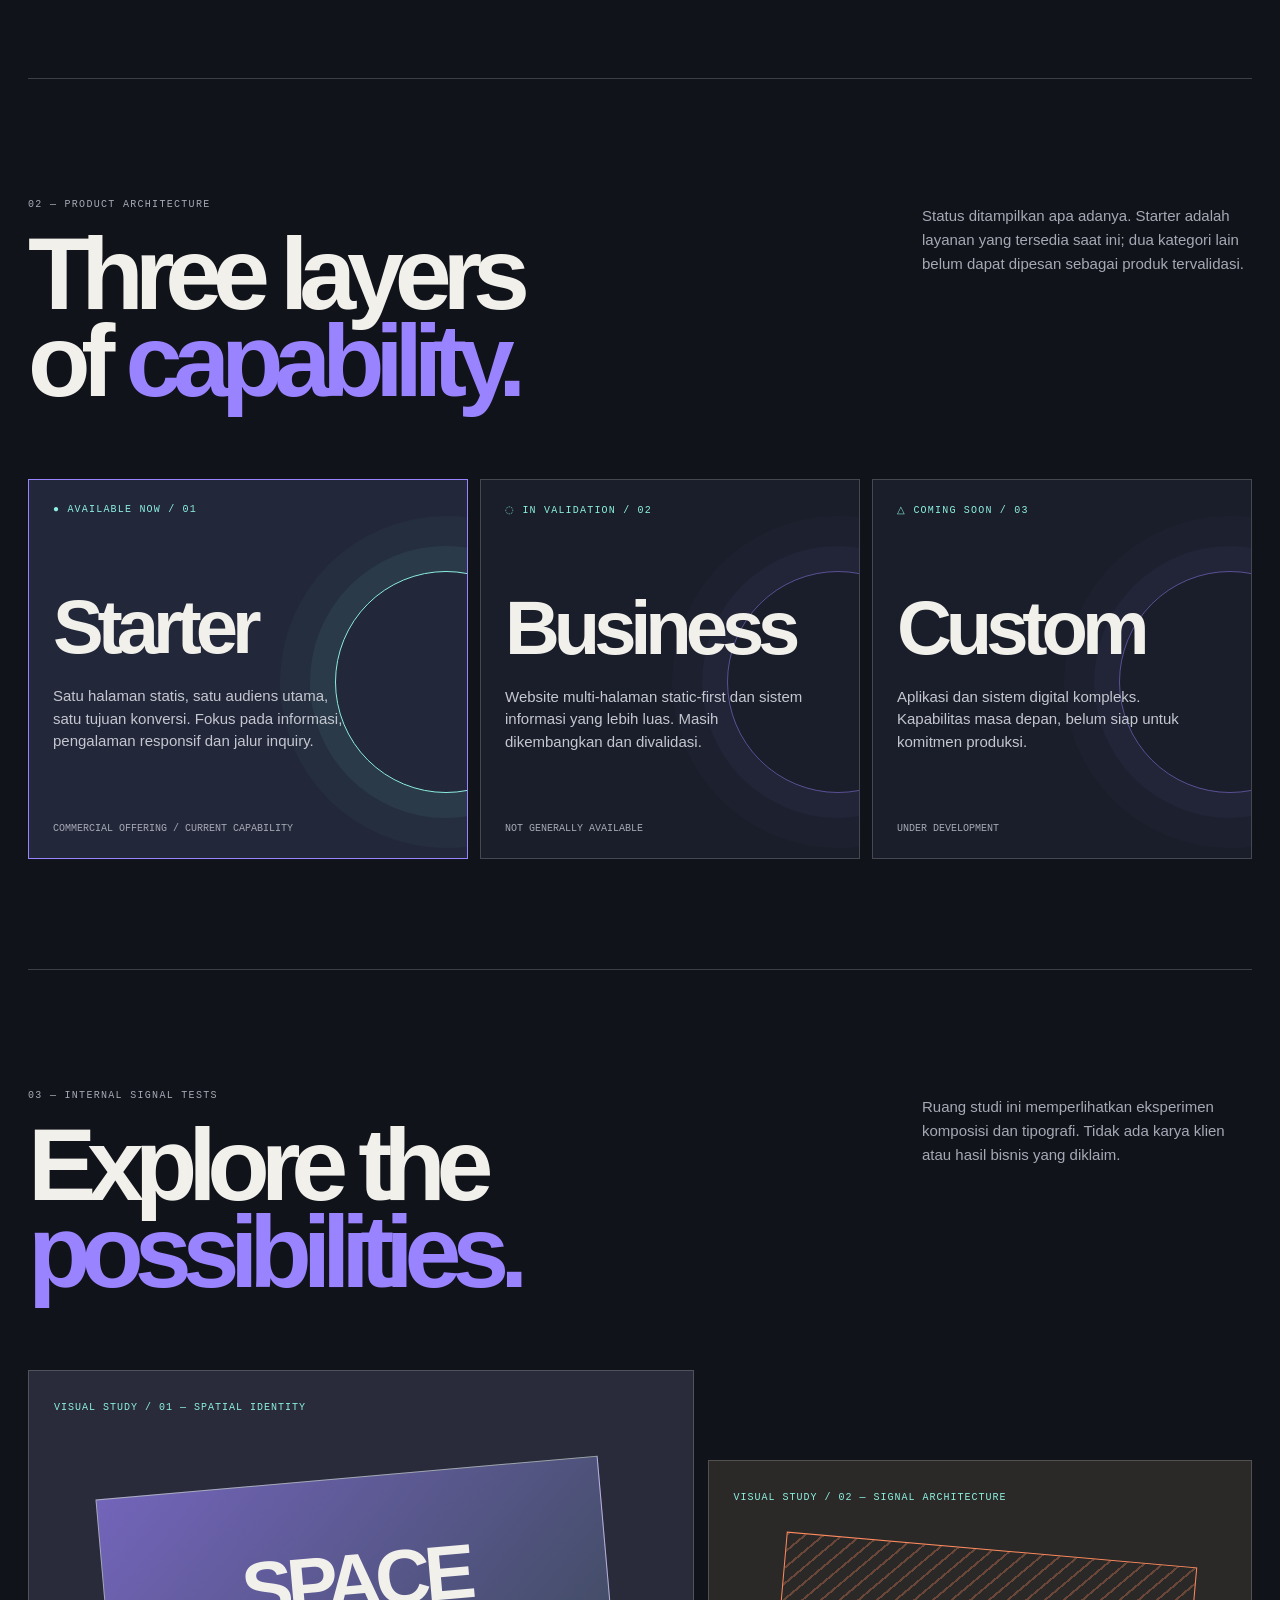
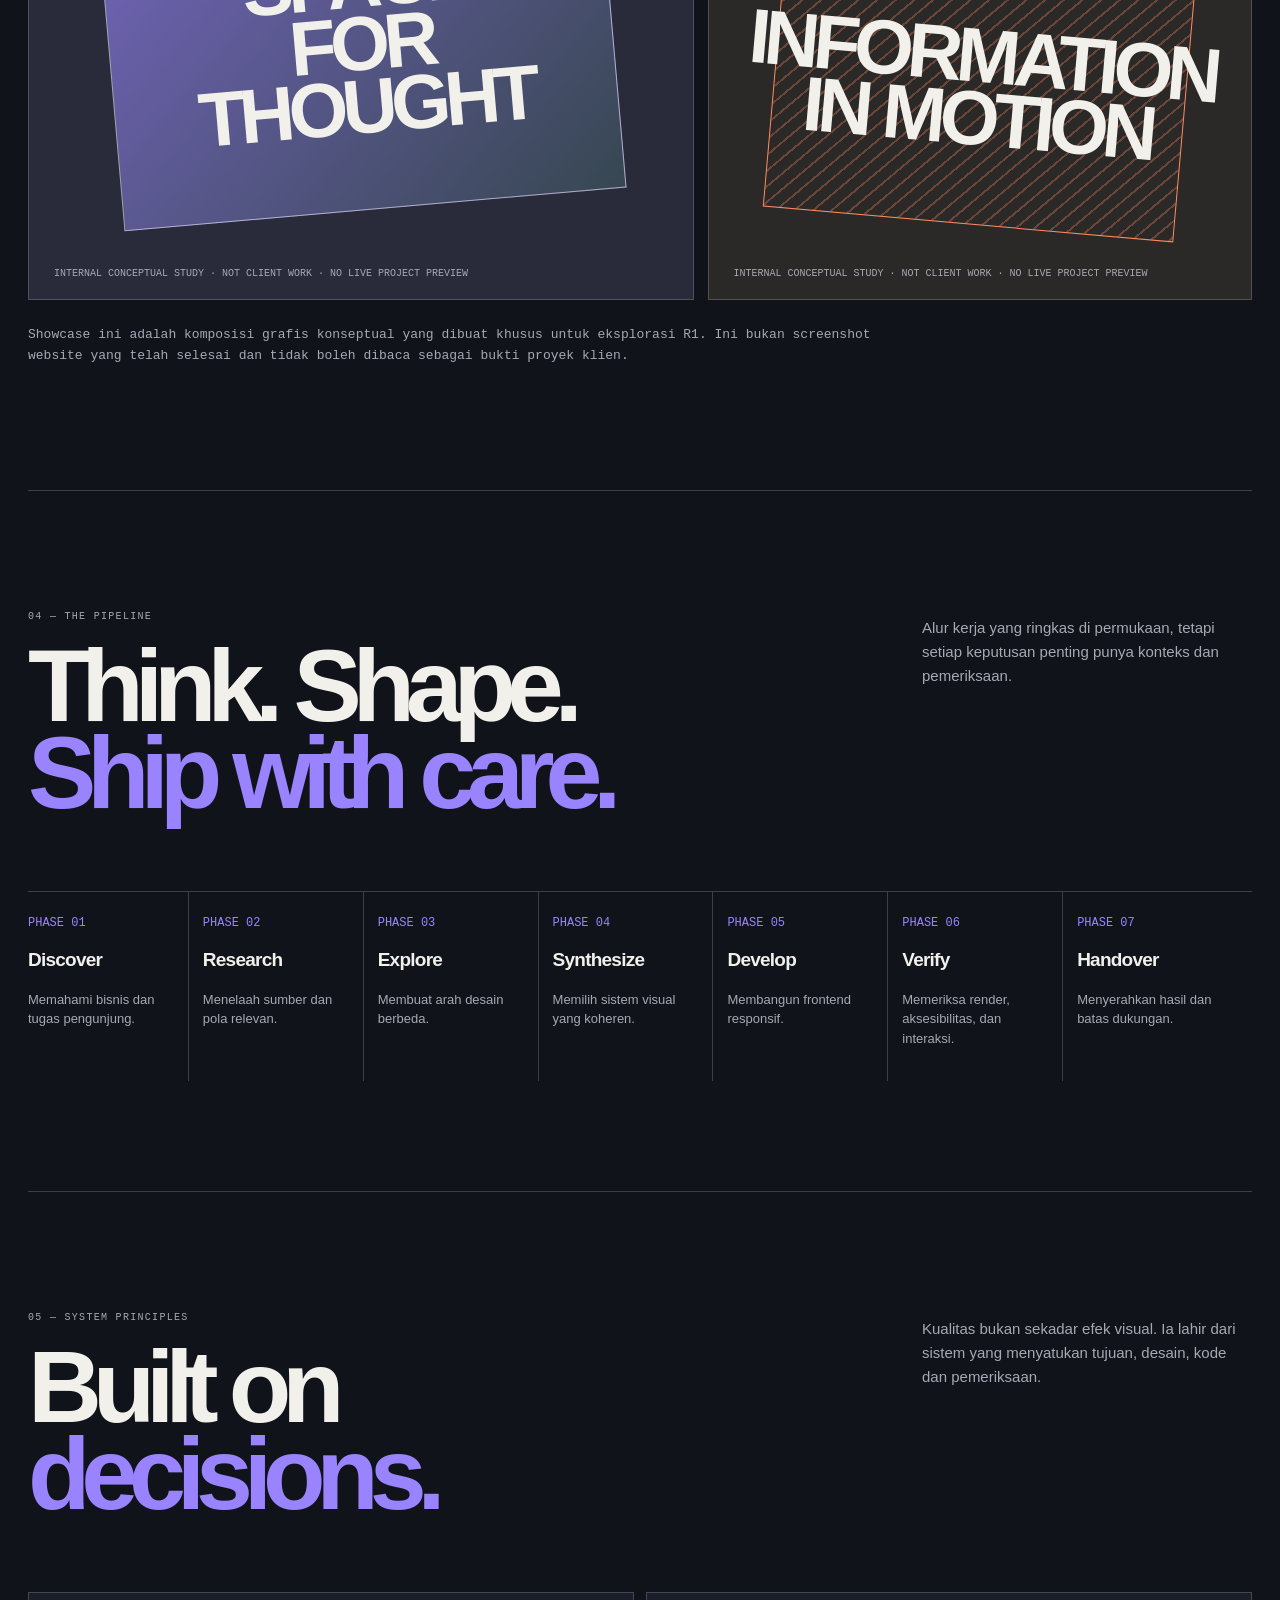
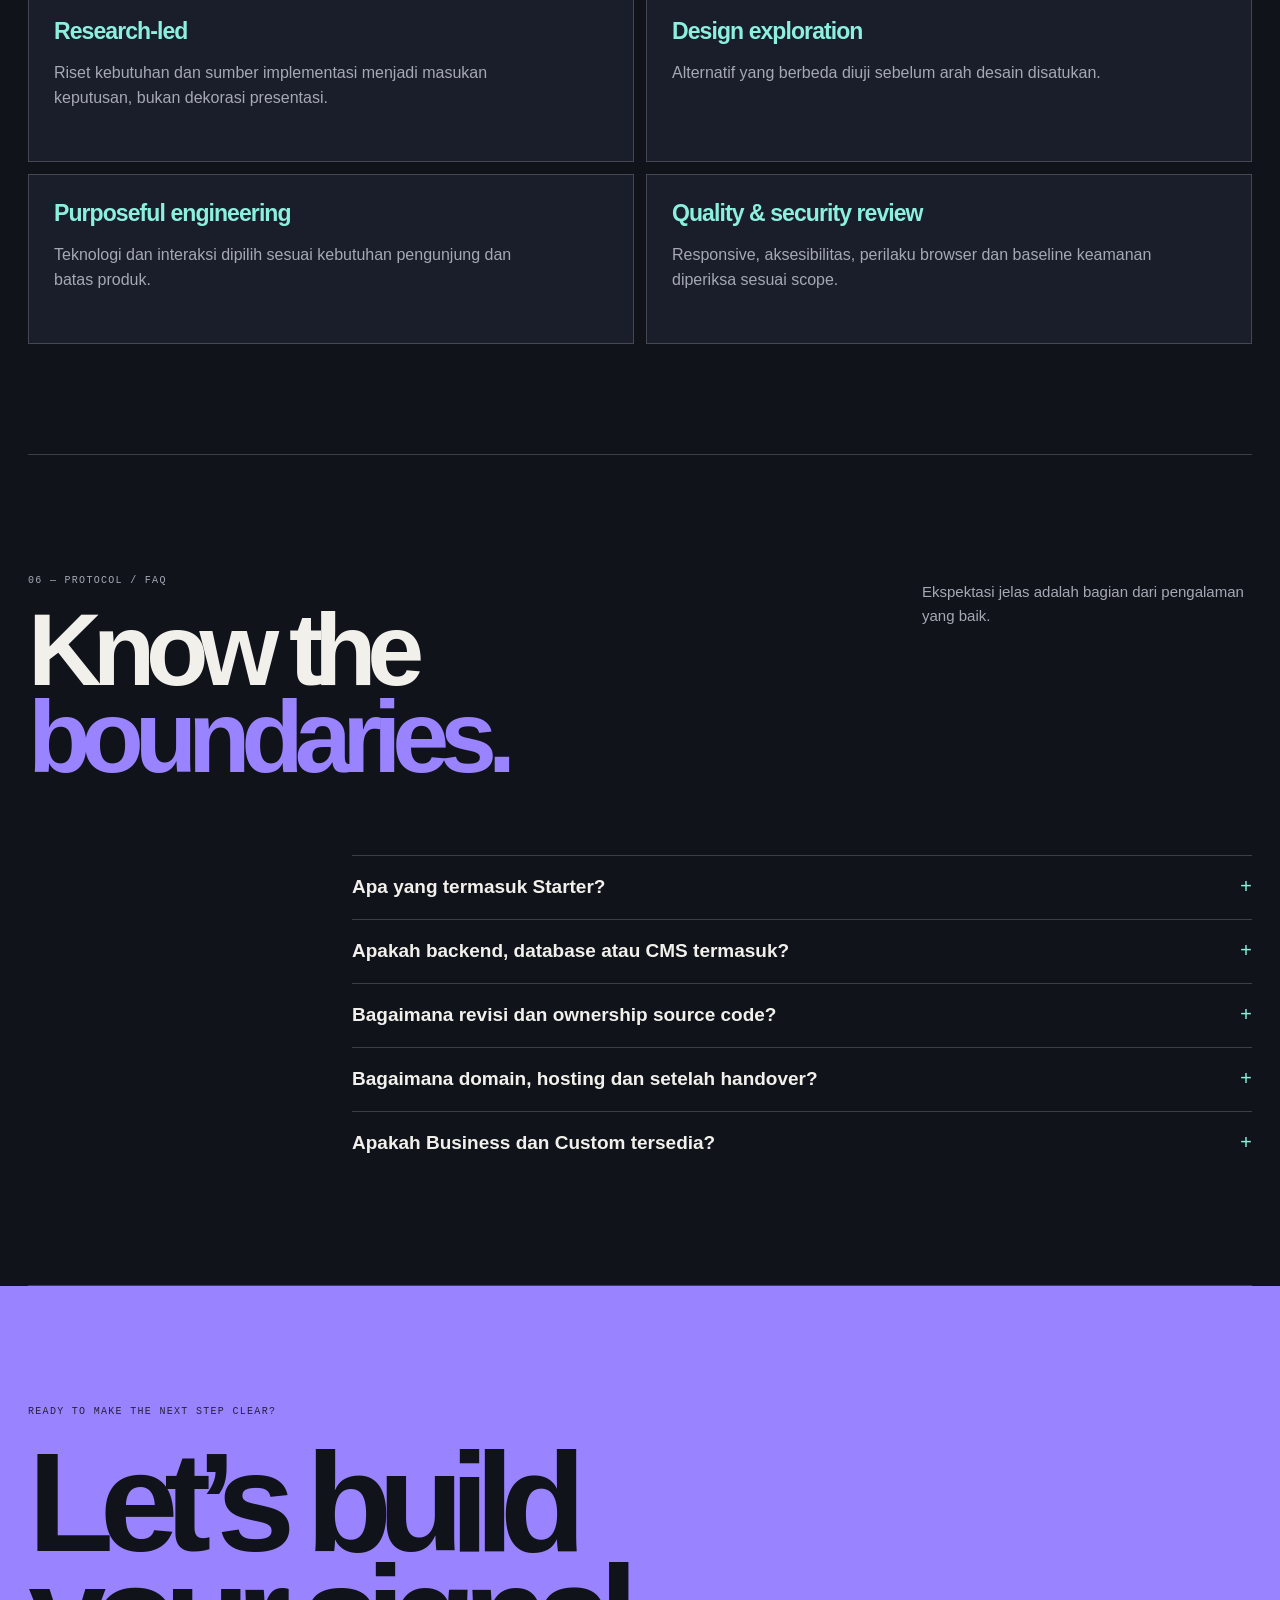
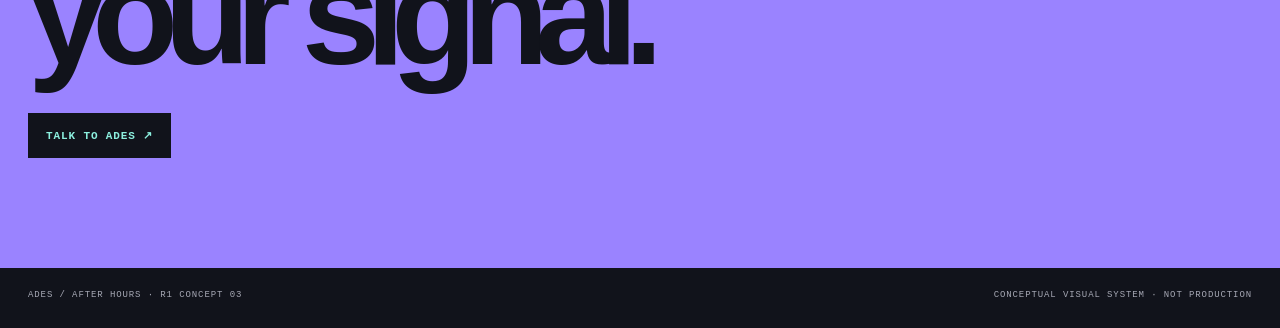
<file: r1/concept-03-after-hours.html>
<!doctype html>
<html lang="id">
<head><meta charset="utf-8"><meta name="viewport" content="width=device-width,initial-scale=1"><meta name="theme-color" content="#11131b"><meta name="description" content="Konsep R1 ADES — After Hours: ruang digital eksperimental dengan bahasa visual sistem dan sinyal."><title>ADES — After Hours / R1 Concept 03</title>
<style>
:root{--night:#11131b;--panel:#1a1e2a;--white:#f1f0eb;--muted:#a6a8b4;--violet:#9a83ff;--cyan:#8cf0df;--orange:#ff8b5e;--line:rgba(241,240,235,.2);--mono:ui-monospace,SFMono-Regular,Menlo,monospace;--sans:Arial,Helvetica,sans-serif}*{box-sizing:border-box}html{scroll-behavior:smooth}body{margin:0;background:var(--night);color:var(--white);font-family:var(--sans)}a{color:inherit}a:focus-visible,summary:focus-visible{outline:2px solid var(--cyan);outline-offset:5px}.shell{width:min(1440px,100% - 56px);margin:auto}.top{height:76px;display:flex;align-items:center;justify-content:space-between;border-bottom:1px solid var(--line);position:relative;z-index:2}.brand{font:900 24px var(--mono);letter-spacing:-.12em;text-decoration:none}.brand i{color:var(--violet);font-style:normal}.nav{display:flex;gap:24px}.nav a,.micro,.eyebrow,.label{font:10px var(--mono);letter-spacing:.13em;text-transform:uppercase;text-decoration:none;color:var(--muted)}.nav a:hover{color:var(--cyan)}.hero{min-height:770px;display:grid;grid-template-columns:1fr .9fr;gap:5vw;align-items:center;position:relative;overflow:hidden}.hero:before{content:"";position:absolute;width:56vw;height:56vw;right:-16vw;top:4%;border:1px solid rgba(154,131,255,.35);border-radius:50%;box-shadow:0 0 0 35px rgba(154,131,255,.04),0 0 0 85px rgba(140,240,223,.025)}.hero-copy{position:relative;z-index:1;padding:60px 0}.eyebrow{color:var(--cyan)}.hero h1{font:900 clamp(70px,10vw,144px)/.84 var(--sans);letter-spacing:-.095em;margin:30px 0 26px;max-width:850px}.hero h1 span{color:var(--violet);display:block}.hero-lead{font-size:clamp(17px,1.7vw,22px);line-height:1.5;color:#d3d3da;max-width:520px}.actions{display:flex;gap:14px;align-items:center;flex-wrap:wrap;margin-top:32px}.button{display:inline-flex;gap:20px;align-items:center;padding:16px 18px;background:var(--cyan);color:var(--night);text-decoration:none;font:800 11px var(--mono);letter-spacing:.08em;text-transform:uppercase;transition:transform .2s,background .2s}.button:hover{transform:translateY(-3px);background:white}.text-link{font:10px var(--mono);text-transform:uppercase;text-decoration:none;border-bottom:1px solid var(--muted);padding:12px 0}.hero-visual{height:540px;position:relative;z-index:1;display:grid;place-items:center}.core{width:min(33vw,410px);aspect-ratio:1;border:1px solid var(--violet);border-radius:50%;position:relative;display:grid;place-items:center;box-shadow:0 0 0 22px rgba(154,131,255,.05),0 0 0 65px rgba(154,131,255,.035)}.core:before,.core:after{content:"";position:absolute;border:1px solid var(--cyan);border-radius:50%;inset:16%;transform:rotate(38deg) scaleX(.55)}.core:after{transform:rotate(-38deg) scaleX(.55);border-color:var(--orange)}.core-center{width:35%;aspect-ratio:1;background:var(--violet);border-radius:50%;display:grid;place-items:center;color:var(--night);font:900 40px var(--mono);box-shadow:0 0 70px rgba(154,131,255,.45)}.node{position:absolute;width:13px;height:13px;border-radius:50%;background:var(--cyan);box-shadow:0 0 18px var(--cyan)}.node.one{top:9%;left:20%}.node.two{right:7%;top:42%;background:var(--orange);box-shadow:0 0 18px var(--orange)}.node.three{bottom:8%;left:36%;background:var(--violet);box-shadow:0 0 18px var(--violet)}.orbit-label{position:absolute;top:7%;right:0;font:10px var(--mono);color:var(--muted);writing-mode:vertical-rl;letter-spacing:.15em}.scroll-cue{position:absolute;bottom:24px;left:0;font:9px var(--mono);letter-spacing:.15em;color:var(--muted);text-transform:uppercase}.ticker{border-block:1px solid var(--line);padding:18px 0;display:flex;justify-content:space-between;gap:20px;flex-wrap:wrap;color:var(--violet);font:11px var(--mono);letter-spacing:.12em;text-transform:uppercase}.section{padding:110px 0;border-bottom:1px solid var(--line)}.section-top{display:flex;justify-content:space-between;gap:35px;align-items:start;margin-bottom:55px}.section h2{font:900 clamp(48px,8vw,108px)/.85 var(--sans);letter-spacing:-.09em;margin:20px 0;max-width:850px}.section h2 em{font-style:normal;color:var(--violet)}.intro{max-width:330px;color:var(--muted);line-height:1.6;font-size:15px}.manifesto{display:grid;grid-template-columns:.7fr 1.3fr;gap:8vw}.manifesto .big{font:800 clamp(28px,4.3vw,56px)/.98 var(--sans);letter-spacing:-.06em;color:var(--cyan)}.manifesto p{font-size:18px;line-height:1.65;color:#d4d4dc;max-width:700px}.manifesto .micro{display:block;margin-top:25px}.products{display:grid;grid-template-columns:1.1fr .95fr .95fr;gap:12px}.product{min-height:380px;padding:24px;background:var(--panel);border:1px solid var(--line);display:flex;flex-direction:column;justify-content:space-between;position:relative;overflow:hidden}.product:after{content:"";position:absolute;width:220px;height:220px;border:1px solid rgba(154,131,255,.5);border-radius:50%;right:-90px;top:24%;box-shadow:0 0 0 25px rgba(154,131,255,.04),0 0 0 55px rgba(154,131,255,.025)}.product.available{background:#22273a;border-color:var(--violet)}.product.available:after{border-color:var(--cyan);box-shadow:0 0 0 25px rgba(140,240,223,.06),0 0 0 55px rgba(140,240,223,.03)}.product .status{font:10px var(--mono);letter-spacing:.12em;text-transform:uppercase;color:var(--cyan)}.product h3{font:900 clamp(44px,6vw,76px)/.85 var(--sans);letter-spacing:-.08em;margin:25px 0;position:relative;z-index:1}.product p{font-size:15px;line-height:1.5;color:#c5c7d0;max-width:300px;position:relative;z-index:1}.product .footnote{font:10px var(--mono);color:var(--muted);text-transform:uppercase;position:relative;z-index:1}.showcase{display:grid;grid-template-columns:1.1fr .9fr;gap:14px}.screen{min-height:440px;background:#28243c;position:relative;overflow:hidden;padding:25px;border:1px solid var(--line)}.screen:first-child{background:#292b3a}.screen:nth-child(2){margin-top:90px;background:#2b2928}.screen .index{font:10px var(--mono);color:var(--cyan);text-transform:uppercase;letter-spacing:.1em;position:relative;z-index:1}.screen .poster{position:absolute;inset:20% 12% 17%;border:1px solid rgba(255,255,255,.5);display:flex;align-items:center;justify-content:center;text-align:center;font:900 clamp(42px,6vw,78px)/.82 var(--sans);letter-spacing:-.08em;color:var(--white);background:linear-gradient(135deg,rgba(154,131,255,.65),rgba(140,240,223,.14));transform:rotate(-5deg)}.screen:nth-child(2) .poster{background:repeating-linear-gradient(135deg,rgba(255,139,94,.3) 0 2px,transparent 2px 12px);border-color:var(--orange);transform:rotate(5deg)}.screen .caption{position:absolute;bottom:20px;left:25px;right:25px;font:10px var(--mono);text-transform:uppercase;color:var(--muted)}.truth{font:13px/1.6 var(--mono);color:var(--muted);max-width:850px;margin-top:25px}.steps{display:grid;grid-template-columns:repeat(7,1fr);border-top:1px solid var(--line)}.step{padding:20px 14px 20px 0;border-right:1px solid var(--line);margin-right:14px}.step:last-child{border:0}.step b{font:12px var(--mono);color:var(--violet)}.step h3{font:800 19px var(--sans);letter-spacing:-.04em}.step p{font-size:13px;line-height:1.5;color:var(--muted)}.capabilities{display:grid;grid-template-columns:1fr 1fr;gap:12px}.cap{padding:25px;background:var(--panel);border:1px solid var(--line);min-height:170px}.cap h3{font:800 23px var(--sans);letter-spacing:-.04em;margin:0 0 14px;color:var(--cyan)}.cap p{line-height:1.55;color:var(--muted);max-width:500px}.faq{max-width:900px;margin-left:auto}.faq details{border-top:1px solid var(--line);padding:20px 0}.faq summary{list-style:none;cursor:pointer;display:flex;justify-content:space-between;gap:20px;font:700 19px var(--sans)}.faq summary:after{content:"+";font:20px var(--mono);color:var(--cyan)}.faq details[open] summary:after{content:"−"}.faq p{font-size:15px;line-height:1.6;color:var(--muted);max-width:720px}.closing{padding:110px 0;background:var(--violet);color:var(--night)}.closing .label{color:#26203d}.closing h2{font:900 clamp(62px,11vw,150px)/.8 var(--sans);letter-spacing:-.1em;margin:30px 0 40px}.closing .button{background:var(--night);color:var(--cyan)}footer{display:flex;justify-content:space-between;gap:20px;padding:22px 0;font:9px var(--mono);color:var(--muted);text-transform:uppercase;letter-spacing:.1em}
@media(max-width:850px){.shell{width:calc(100% - 36px)}.hero{grid-template-columns:1fr;min-height:auto;padding:50px 0 70px}.hero-visual{height:400px}.core{width:min(60vw,320px)}.section{padding:75px 0}.section-top,.manifesto{grid-template-columns:1fr;display:grid}.products{grid-template-columns:1fr 1fr}.product:first-child{grid-column:1/-1;min-height:310px}.showcase{grid-template-columns:1fr}.screen:nth-child(2){margin-top:0}.steps{grid-template-columns:repeat(2,1fr);gap:0}.step{min-height:140px;border-bottom:1px solid var(--line)}.capabilities{grid-template-columns:1fr}.closing{padding:75px 0}}
@media(max-width:520px){.shell{width:calc(100% - 28px)}.top{height:auto;padding:18px 0;align-items:flex-start;flex-wrap:wrap;gap:15px}.nav{width:100%;gap:13px;flex-wrap:wrap}.nav a{font-size:9px}.hero h1{font-size:68px}.hero-visual{height:310px}.core{width:235px}.products{grid-template-columns:1fr}.product:first-child{grid-column:auto}.product{min-height:280px}.steps{grid-template-columns:1fr 1fr}.screen{min-height:340px}.closing h2{font-size:64px}footer{flex-direction:column}}
@media(prefers-reduced-motion:reduce){html{scroll-behavior:auto}*,*:before,*:after{animation:none!important;transition:none!important}}
</style></head><body>
<header class="shell top"><a class="brand" href="#top">ADES<i>///</i></a><nav class="nav" aria-label="Navigasi utama"><a href="#why">Why ADES</a><a href="#products">Produk</a><a href="#work">Showcase</a><a href="#process">Proses</a><a href="#faq">FAQ</a></nav><span class="micro">Interface study 03 / 2026</span></header>
<main id="top">
<section class="shell hero"><div class="hero-copy"><p class="eyebrow">AI Design Exploration & Synthesis / Digital systems for business</p><h1>Design the<br>next <span>signal.</span></h1><p class="hero-lead">ADES membangun website bisnis yang mengubah informasi menjadi pengalaman yang jelas—dari riset dan eksplorasi desain sampai implementasi frontend.</p><div class="actions"><a class="button" href="https://wa.me/6281246027946" target="_blank" rel="noopener noreferrer">Start a conversation <span aria-hidden="true">↗</span></a><a class="text-link" href="#work">Explore visual studies ↓</a></div></div><div class="hero-visual" role="img" aria-label="Ilustrasi sistem orbit abstrak dengan simpul berwarna violet, cyan dan oranye"><div class="core"><span class="core-center">A</span><i class="node one"></i><i class="node two"></i><i class="node three"></i></div><span class="orbit-label">Research / Design / Build / Review</span></div><span class="scroll-cue">Scroll to explore / 001 — 008</span></section>
<div class="shell ticker"><span>01 / CLARITY</span><span>02 / EXPLORATION</span><span>03 / IMPLEMENTATION</span><span>04 / EVIDENCE</span></div>
<section id="why" class="shell section"><div class="section-top"><div><p class="label">01 — The problem space</p><h2>Make the<br><em>complex</em> clear.</h2></div><p class="intro">Bisnis punya banyak hal untuk diceritakan. Pengunjung hanya punya sedikit waktu untuk memahami mana yang penting.</p></div><div class="manifesto"><p class="big">A better interface is a better explanation.</p><div><p>ADES membantu menyusun informasi bisnis menjadi website yang menjawab pertanyaan pengunjung, memperlihatkan nilai layanan, dan memudahkan orang mengambil langkah berikutnya. Bukan janji hasil tertentu—melainkan fondasi komunikasi digital yang dirancang dengan sengaja.</p><span class="micro">Outcome: clarity · confidence · next action</span></div></div></section>
<section id="products" class="shell section"><div class="section-top"><div><p class="label">02 — Product architecture</p><h2>Three layers<br>of <em>capability.</em></h2></div><p class="intro">Status ditampilkan apa adanya. Starter adalah layanan yang tersedia saat ini; dua kategori lain belum dapat dipesan sebagai produk tervalidasi.</p></div><div class="products"><article class="product available"><span class="status">● Available now / 01</span><div><h3>Starter</h3><p>Satu halaman statis, satu audiens utama, satu tujuan konversi. Fokus pada informasi, pengalaman responsif dan jalur inquiry.</p></div><span class="footnote">Commercial offering / current capability</span></article><article class="product"><span class="status">◌ In validation / 02</span><div><h3>Business</h3><p>Website multi-halaman static-first dan sistem informasi yang lebih luas. Masih dikembangkan dan divalidasi.</p></div><span class="footnote">Not generally available</span></article><article class="product"><span class="status">△ Coming soon / 03</span><div><h3>Custom</h3><p>Aplikasi dan sistem digital kompleks. Kapabilitas masa depan, belum siap untuk komitmen produksi.</p></div><span class="footnote">Under development</span></article></div></section>
<section id="work" class="shell section"><div class="section-top"><div><p class="label">03 — Internal signal tests</p><h2>Explore the<br><em>possibilities.</em></h2></div><p class="intro">Ruang studi ini memperlihatkan eksperimen komposisi dan tipografi. Tidak ada karya klien atau hasil bisnis yang diklaim.</p></div><div class="showcase"><article class="screen"><span class="index">Visual study / 01 — spatial identity</span><div class="poster">SPACE<br>FOR<br>THOUGHT</div><span class="caption">Internal conceptual study · not client work · no live project preview</span></article><article class="screen"><span class="index">Visual study / 02 — signal architecture</span><div class="poster">INFORMATION<br>IN MOTION</div><span class="caption">Internal conceptual study · not client work · no live project preview</span></article></div><p class="truth">Showcase ini adalah komposisi grafis konseptual yang dibuat khusus untuk eksplorasi R1. Ini bukan screenshot website yang telah selesai dan tidak boleh dibaca sebagai bukti proyek klien.</p></section>
<section id="process" class="shell section"><div class="section-top"><div><p class="label">04 — The pipeline</p><h2>Think. Shape.<br><em>Ship with care.</em></h2></div><p class="intro">Alur kerja yang ringkas di permukaan, tetapi setiap keputusan penting punya konteks dan pemeriksaan.</p></div><div class="steps"><article class="step"><b>PHASE 01</b><h3>Discover</h3><p>Memahami bisnis dan tugas pengunjung.</p></article><article class="step"><b>PHASE 02</b><h3>Research</h3><p>Menelaah sumber dan pola relevan.</p></article><article class="step"><b>PHASE 03</b><h3>Explore</h3><p>Membuat arah desain berbeda.</p></article><article class="step"><b>PHASE 04</b><h3>Synthesize</h3><p>Memilih sistem visual yang koheren.</p></article><article class="step"><b>PHASE 05</b><h3>Develop</h3><p>Membangun frontend responsif.</p></article><article class="step"><b>PHASE 06</b><h3>Verify</h3><p>Memeriksa render, aksesibilitas, dan interaksi.</p></article><article class="step"><b>PHASE 07</b><h3>Handover</h3><p>Menyerahkan hasil dan batas dukungan.</p></article></div></section>
<section class="shell section"><div class="section-top"><div><p class="label">05 — System principles</p><h2>Built on<br><em>decisions.</em></h2></div><p class="intro">Kualitas bukan sekadar efek visual. Ia lahir dari sistem yang menyatukan tujuan, desain, kode dan pemeriksaan.</p></div><div class="capabilities"><article class="cap"><h3>Research-led</h3><p>Riset kebutuhan dan sumber implementasi menjadi masukan keputusan, bukan dekorasi presentasi.</p></article><article class="cap"><h3>Design exploration</h3><p>Alternatif yang berbeda diuji sebelum arah desain disatukan.</p></article><article class="cap"><h3>Purposeful engineering</h3><p>Teknologi dan interaksi dipilih sesuai kebutuhan pengunjung dan batas produk.</p></article><article class="cap"><h3>Quality & security review</h3><p>Responsive, aksesibilitas, perilaku browser dan baseline keamanan diperiksa sesuai scope.</p></article></div></section>
<section id="faq" class="shell section"><div class="section-top"><div><p class="label">06 — Protocol / FAQ</p><h2>Know the<br><em>boundaries.</em></h2></div><p class="intro">Ekspektasi jelas adalah bagian dari pengalaman yang baik.</p></div><div class="faq"><details><summary>Apa yang termasuk Starter?</summary><p>Satu halaman statis, satu audiens utama, satu tujuan konversi, desain dan frontend, serta pemeriksaan dasar responsivitas dan interaksi.</p></details><details><summary>Apakah backend, database atau CMS termasuk?</summary><p>Tidak dalam scope default Starter. Fitur tersebut tidak boleh dijanjikan sebelum kapabilitas dan kebutuhan proyek divalidasi.</p></details><details><summary>Bagaimana revisi dan ownership source code?</summary><p>Jumlah revisi serta ketentuan kepemilikan dan akses source code dibahas dan disepakati sebelum proyek dimulai.</p></details><details><summary>Bagaimana domain, hosting dan setelah handover?</summary><p>Penyedia, biaya, akses, tanggung jawab serta kebutuhan pemeliharaan dibicarakan sebelum ada komitmen. Dukungan berkelanjutan bukan asumsi otomatis.</p></details><details><summary>Apakah Business dan Custom tersedia?</summary><p>Business masih dalam pengembangan dan validasi. Custom merupakan kapabilitas masa depan. Keduanya belum tersedia sebagai penawaran produksi umum.</p></details></div></section>
<section class="closing"><div class="shell"><p class="label">Ready to make the next step clear?</p><h2>Let’s build<br>your signal.</h2><a class="button" href="https://wa.me/6281246027946" target="_blank" rel="noopener noreferrer">Talk to ADES ↗</a></div></section>
</main><footer class="shell"><span>ADES / After Hours · R1 Concept 03</span><span>Conceptual visual system · not production</span></footer>
</body></html>
</file>
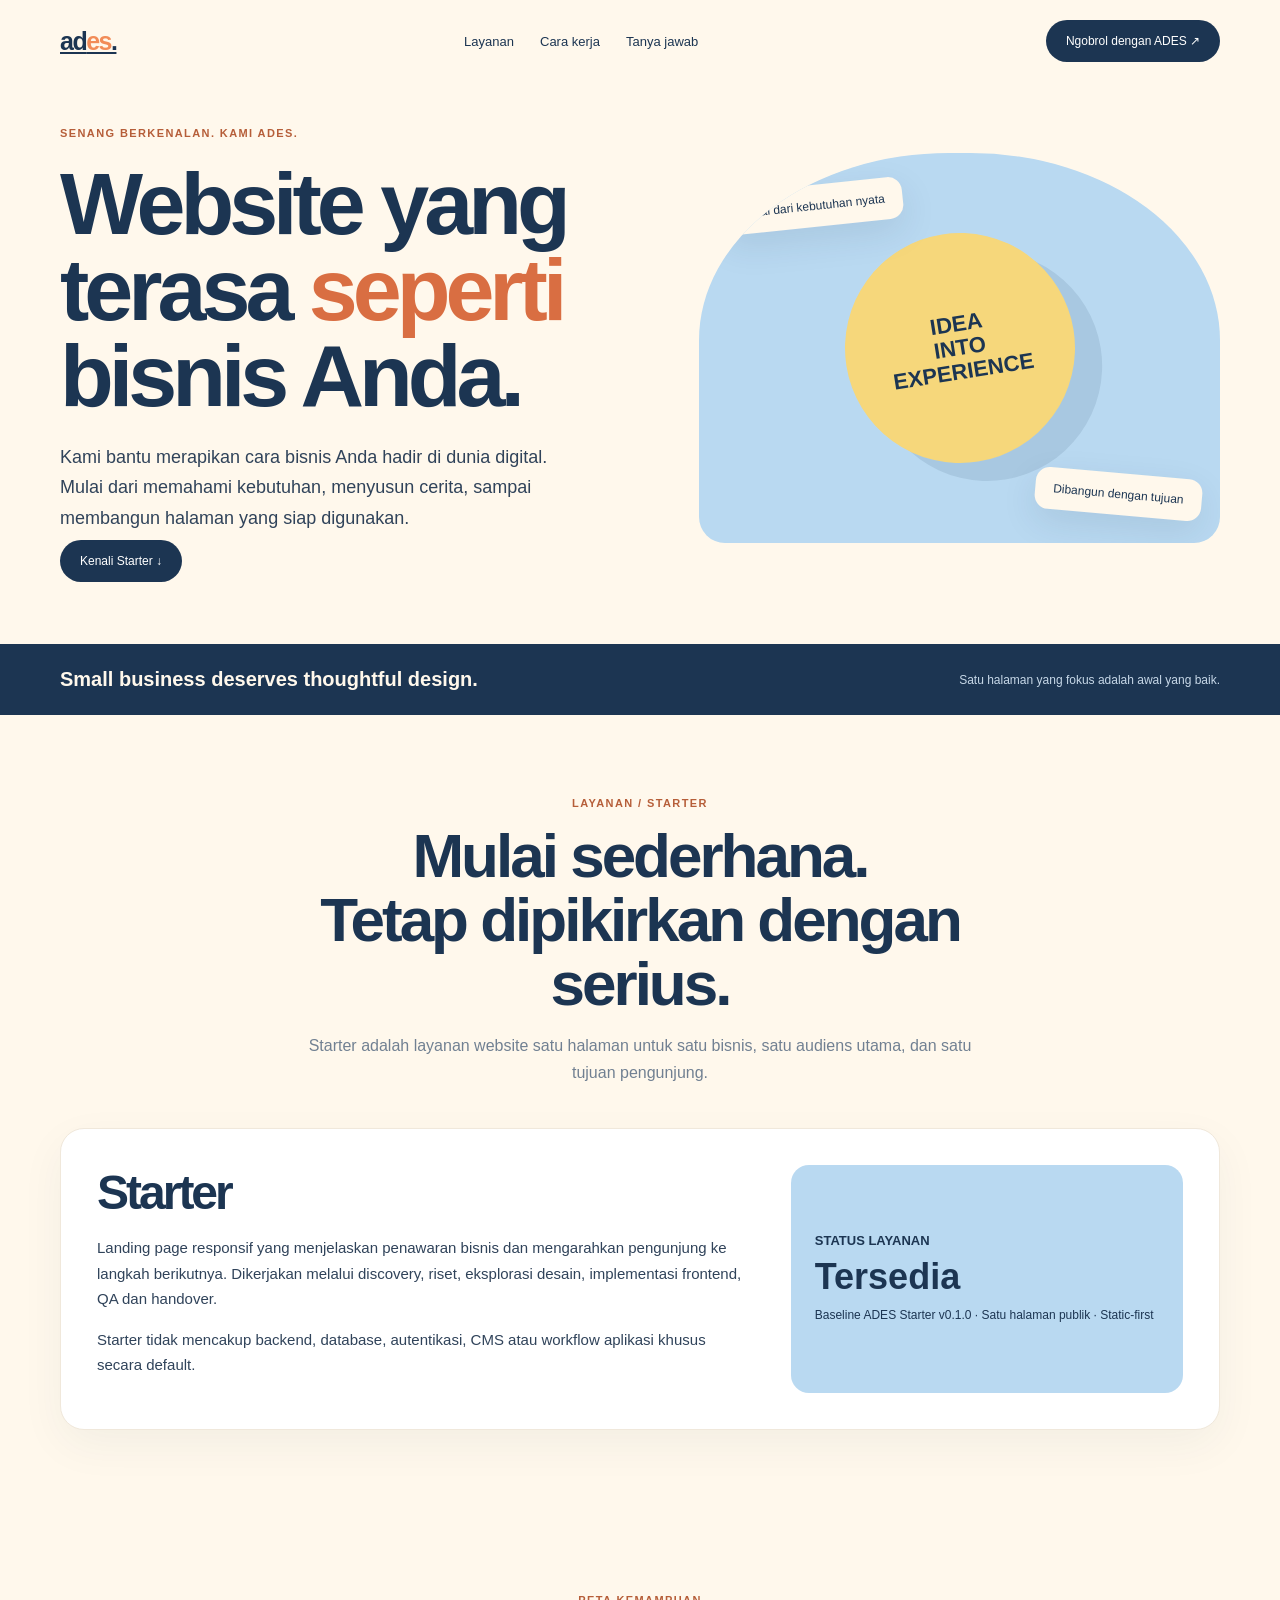
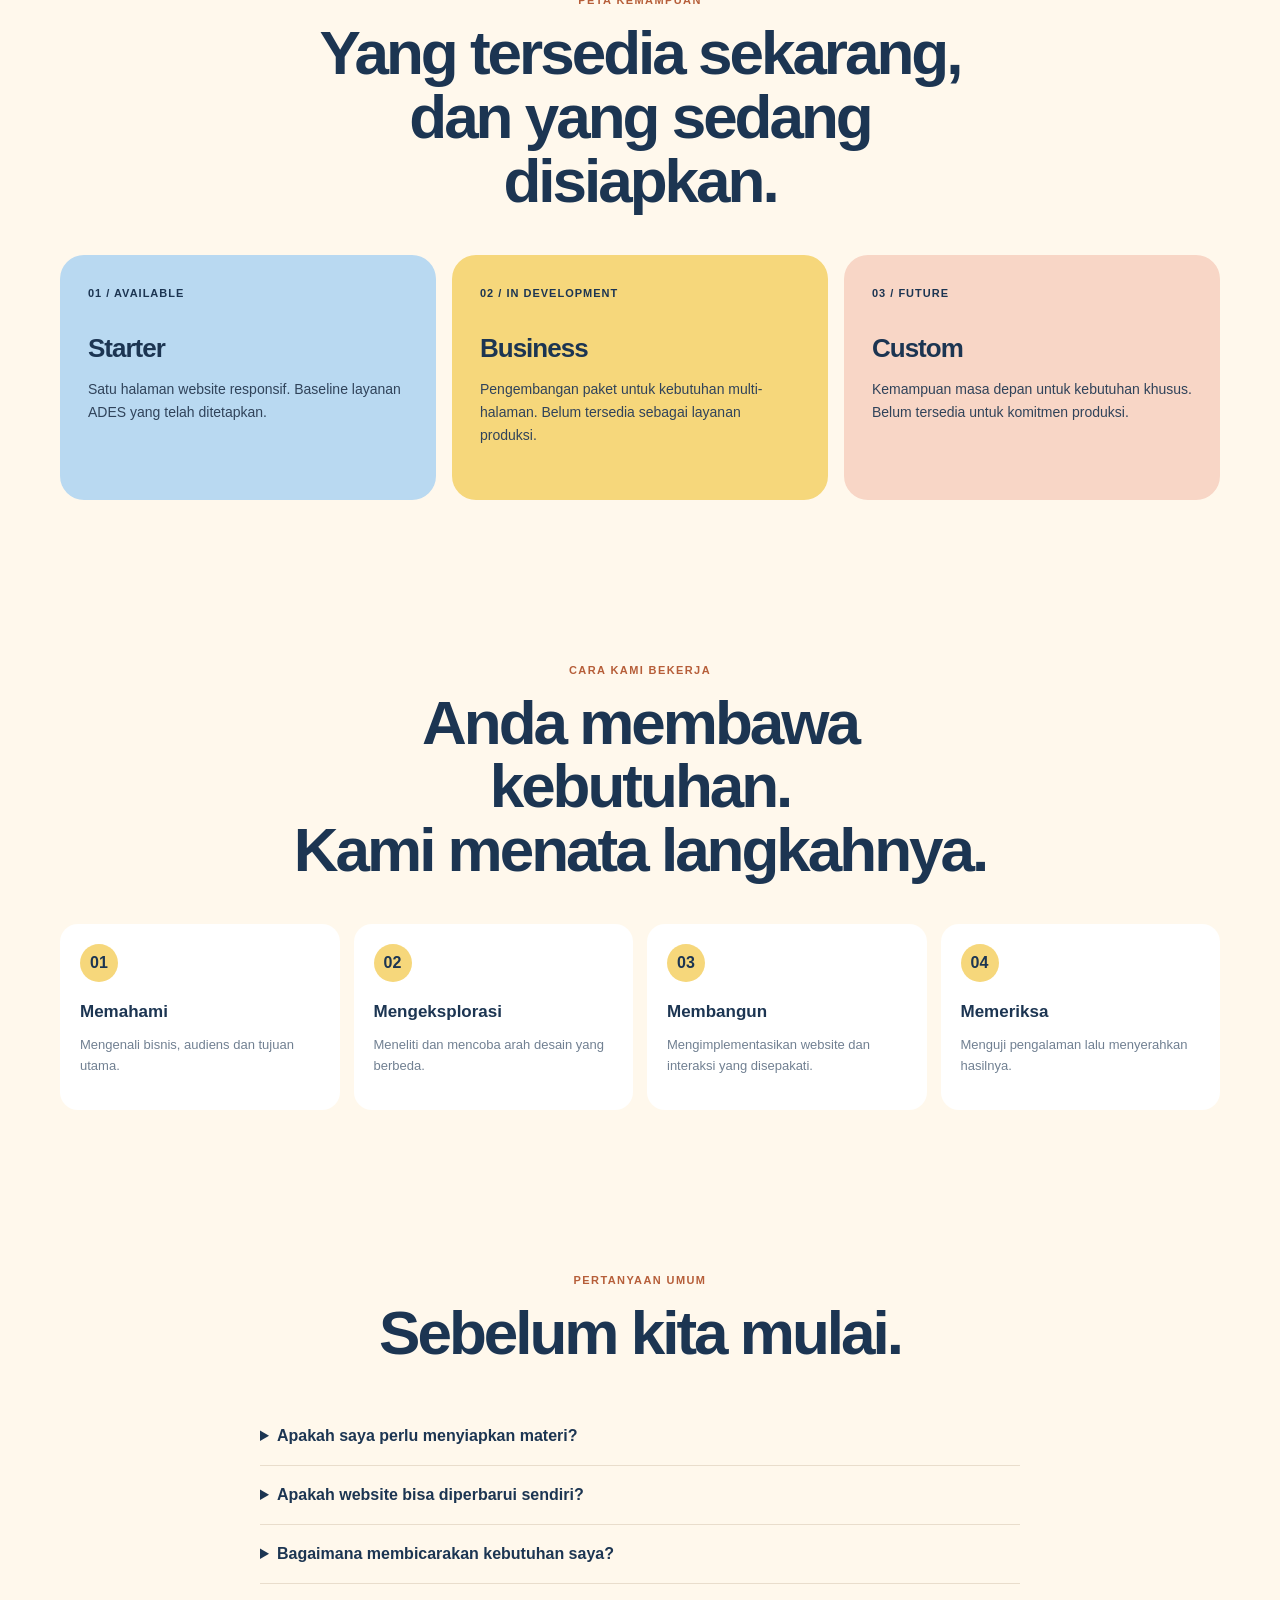
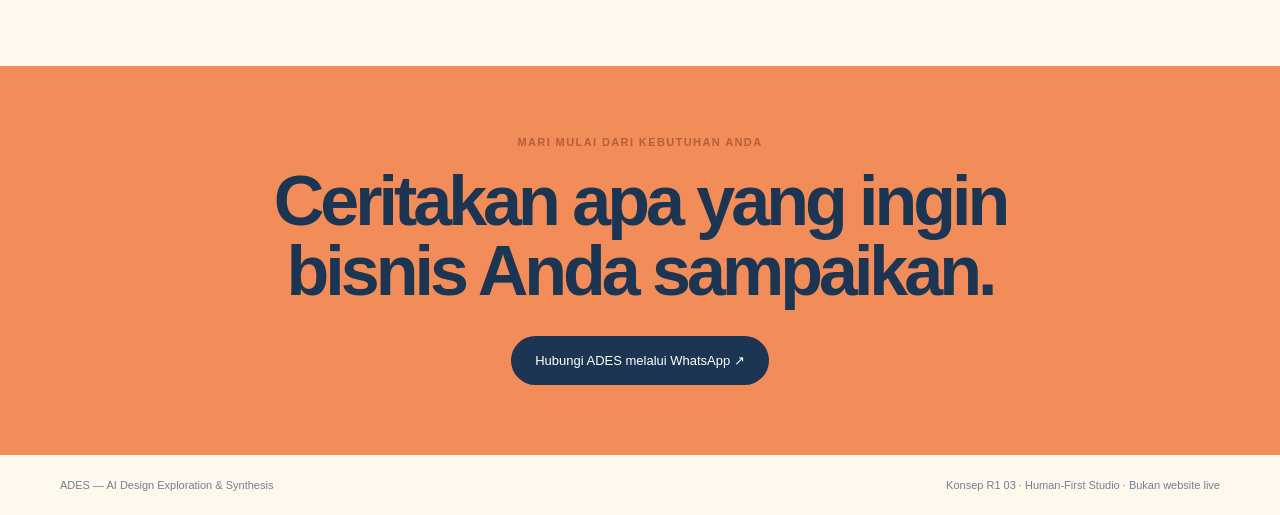
<file: r1/concept-03-human-first-studio.html>
<!doctype html>
<html lang="id"><head><meta charset="utf-8"><meta name="viewport" content="width=device-width,initial-scale=1"><meta name="description" content="Konsep R1 ADES — Human-First Studio."><title>ADES — Human-First Studio / R1</title>
<style>
:root{--cream:#fff8ec;--navy:#1c3552;--blue:#b9d9f1;--orange:#f28c58;--yellow:#f6d77b;--text:#30435a;--muted:#718092;--round:24px;--sans:Arial,Helvetica,sans-serif}
*{box-sizing:border-box}body{margin:0;background:var(--cream);color:var(--navy);font-family:var(--sans)}a{color:inherit}a:focus-visible,button:focus-visible{outline:3px solid var(--orange);outline-offset:4px}.wrap{width:min(1160px,calc(100% - 48px));margin:auto}.header{height:82px;display:flex;align-items:center;justify-content:space-between}.brand{font-size:25px;font-weight:900;letter-spacing:-1.5px}.brand span{color:var(--orange)}.nav{display:flex;gap:26px;font-size:13px}.nav a{text-decoration:none}.btn{background:var(--navy);color:white;padding:14px 20px;border-radius:99px;text-decoration:none;font-size:12px}.hero{padding:45px 0 75px;display:grid;grid-template-columns:1.05fr .95fr;align-items:center;gap:5vw}.eyebrow{font-size:11px;letter-spacing:1.4px;text-transform:uppercase;font-weight:bold;color:#b65e39}.hero h1{font-size:clamp(48px,7vw,88px);line-height:.98;letter-spacing:-5px;margin:22px 0}.hero h1 span{color:#d96e42}.hero p{font-size:18px;line-height:1.7;color:var(--text);max-width:510px}.hero-art{min-height:390px;background:var(--blue);border-radius:48% 48% 26px 26px;position:relative;display:flex;align-items:center;justify-content:center;overflow:hidden}.orb{width:230px;height:230px;border-radius:50%;background:var(--yellow);display:flex;align-items:center;justify-content:center;text-align:center;font-size:22px;font-weight:900;line-height:1.1;transform:rotate(-9deg);box-shadow:24px 22px 0 rgba(28,53,82,.1)}.note{position:absolute;background:var(--cream);padding:14px 18px;border-radius:14px;font-size:12px;box-shadow:0 12px 35px rgba(28,53,82,.1)}.n1{top:32px;left:24px;transform:rotate(-6deg)}.n2{bottom:28px;right:18px;transform:rotate(5deg)}.band{background:var(--navy);color:var(--cream);padding:24px 0}.band .wrap{display:flex;justify-content:space-between;gap:25px;align-items:center}.band strong{font-size:20px}.band span{font-size:12px;color:#c7d8e8}.section{padding:82px 0}.section-head{text-align:center;max-width:700px;margin:0 auto 42px}.section-head h2{font-size:clamp(36px,5vw,62px);line-height:1.03;letter-spacing:-3px;margin:15px 0}.section-head p{font-size:16px;line-height:1.7;color:var(--muted)}.cards{display:grid;grid-template-columns:repeat(3,1fr);gap:16px}.card{padding:28px;border-radius:var(--round);min-height:245px}.card:nth-child(1){background:var(--blue)}.card:nth-child(2){background:var(--yellow)}.card:nth-child(3){background:#f8d6c6}.card small{font-size:11px;font-weight:bold;letter-spacing:1px}.card h3{font-size:26px;letter-spacing:-1px;margin:32px 0 12px}.card p{font-size:14px;line-height:1.65;color:var(--text)}.offer{background:white;border:1px solid #f0e8db;border-radius:var(--round);padding:36px;display:grid;grid-template-columns:1fr .6fr;gap:40px;box-shadow:0 15px 45px rgba(28,53,82,.05)}.offer h3{font-size:48px;letter-spacing:-3px;margin:0 0 14px}.offer p{font-size:15px;line-height:1.7;color:var(--text)}.status{background:var(--blue);border-radius:18px;padding:24px;display:flex;flex-direction:column;justify-content:center}.status b{font-size:13px}.status strong{font-size:36px;margin:8px 0}.status span{font-size:12px;line-height:1.6}.steps{display:grid;grid-template-columns:repeat(4,1fr);gap:14px}.step{background:white;border-radius:18px;padding:20px}.step b{display:inline-grid;place-items:center;width:38px;height:38px;border-radius:50%;background:var(--yellow)}.step h3{font-size:17px;margin:20px 0 8px}.step p{font-size:13px;line-height:1.6;color:var(--muted)}.faq{max-width:760px;margin:auto}.faq details{padding:20px 0;border-bottom:1px solid #e9ddcc}.faq summary{font-weight:bold;cursor:pointer}.faq p{line-height:1.7;color:var(--muted)}.cta{padding:70px 0;background:var(--orange);text-align:center}.cta h2{font-size:clamp(40px,6vw,70px);line-height:1;letter-spacing:-4px;max-width:760px;margin:18px auto 30px}.cta a{background:var(--navy);color:white;border-radius:99px;padding:17px 24px;display:inline-block;text-decoration:none;font-size:13px}.footer{padding:24px 0;font-size:11px;color:var(--muted);display:flex;justify-content:space-between}
@media(max-width:760px){.wrap{width:calc(100% - 32px)}.nav{display:none}.hero{grid-template-columns:1fr;padding-top:35px}.hero h1{letter-spacing:-2px}.hero-art{min-height:290px}.orb{width:170px;height:170px;font-size:18px}.band .wrap{display:block;line-height:1.8}.cards{grid-template-columns:1fr}.offer{grid-template-columns:1fr;padding:24px}.steps{grid-template-columns:1fr 1fr}.footer{display:block;line-height:2}}
@media(prefers-reduced-motion:reduce){html{scroll-behavior:auto}}
</style></head><body>
<header class="wrap header"><a class="brand" href="#">ad<span>es</span>.</a><nav class="nav"><a href="#layanan">Layanan</a><a href="#cara">Cara kerja</a><a href="#tanya">Tanya jawab</a></nav><a class="btn" href="https://wa.me/6281246027946" target="_blank" rel="noopener noreferrer">Ngobrol dengan ADES ↗</a></header>
<main><section class="wrap hero"><div><div class="eyebrow">Senang berkenalan. Kami ADES.</div><h1>Website yang<br>terasa <span>seperti</span><br>bisnis Anda.</h1><p>Kami bantu merapikan cara bisnis Anda hadir di dunia digital. Mulai dari memahami kebutuhan, menyusun cerita, sampai membangun halaman yang siap digunakan.</p><a class="btn" href="#layanan">Kenali Starter ↓</a></div><div class="hero-art" aria-label="Ilustrasi abstrak konsep, bukan dokumentasi proyek"><div class="orb">IDEA<br>INTO<br>EXPERIENCE</div><div class="note n1">Mulai dari kebutuhan nyata</div><div class="note n2">Dibangun dengan tujuan</div></div></section>
<div class="band"><div class="wrap"><strong>Small business deserves thoughtful design.</strong><span>Satu halaman yang fokus adalah awal yang baik.</span></div></div>
<section class="section" id="layanan"><div class="wrap"><div class="section-head"><div class="eyebrow">Layanan / Starter</div><h2>Mulai sederhana.<br>Tetap dipikirkan dengan serius.</h2><p>Starter adalah layanan website satu halaman untuk satu bisnis, satu audiens utama, dan satu tujuan pengunjung.</p></div><div class="offer"><div><h3>Starter</h3><p>Landing page responsif yang menjelaskan penawaran bisnis dan mengarahkan pengunjung ke langkah berikutnya. Dikerjakan melalui discovery, riset, eksplorasi desain, implementasi frontend, QA dan handover.</p><p>Starter tidak mencakup backend, database, autentikasi, CMS atau workflow aplikasi khusus secara default.</p></div><aside class="status"><b>STATUS LAYANAN</b><strong>Tersedia</strong><span>Baseline ADES Starter v0.1.0 · Satu halaman publik · Static-first</span></aside></div></div></section>
<section class="section"><div class="wrap"><div class="section-head"><div class="eyebrow">Peta kemampuan</div><h2>Yang tersedia sekarang,<br>dan yang sedang disiapkan.</h2></div><div class="cards"><article class="card"><small>01 / AVAILABLE</small><h3>Starter</h3><p>Satu halaman website responsif. Baseline layanan ADES yang telah ditetapkan.</p></article><article class="card"><small>02 / IN DEVELOPMENT</small><h3>Business</h3><p>Pengembangan paket untuk kebutuhan multi-halaman. Belum tersedia sebagai layanan produksi.</p></article><article class="card"><small>03 / FUTURE</small><h3>Custom</h3><p>Kemampuan masa depan untuk kebutuhan khusus. Belum tersedia untuk komitmen produksi.</p></article></div></div></section>
<section class="section" id="cara"><div class="wrap"><div class="section-head"><div class="eyebrow">Cara kami bekerja</div><h2>Anda membawa kebutuhan.<br>Kami menata langkahnya.</h2></div><div class="steps"><article class="step"><b>01</b><h3>Memahami</h3><p>Mengenali bisnis, audiens dan tujuan utama.</p></article><article class="step"><b>02</b><h3>Mengeksplorasi</h3><p>Meneliti dan mencoba arah desain yang berbeda.</p></article><article class="step"><b>03</b><h3>Membangun</h3><p>Mengimplementasikan website dan interaksi yang disepakati.</p></article><article class="step"><b>04</b><h3>Memeriksa</h3><p>Menguji pengalaman lalu menyerahkan hasilnya.</p></article></div></div></section>
<section class="section" id="tanya"><div class="wrap faq"><div class="section-head"><div class="eyebrow">Pertanyaan umum</div><h2>Sebelum kita mulai.</h2></div><details><summary>Apakah saya perlu menyiapkan materi?</summary><p>Informasi bisnis, penawaran, kontak dan aset yang akurat perlu disediakan atau disetujui oleh pemilik bisnis. ADES membantu menyusunnya menjadi struktur halaman.</p></details><details><summary>Apakah website bisa diperbarui sendiri?</summary><p>Starter tidak menyertakan CMS secara default. Kebutuhan pengelolaan konten perlu dibahas sebagai ruang lingkup terpisah.</p></details><details><summary>Bagaimana membicarakan kebutuhan saya?</summary><p>Hubungi ADES melalui WhatsApp untuk memulai percakapan dan menilai kecocokan Starter.</p></details></div></section>
<section class="cta"><div class="wrap"><div class="eyebrow">Mari mulai dari kebutuhan Anda</div><h2>Ceritakan apa yang ingin bisnis Anda sampaikan.</h2><a href="https://wa.me/6281246027946" target="_blank" rel="noopener noreferrer">Hubungi ADES melalui WhatsApp ↗</a></div></section></main><footer class="wrap footer"><span>ADES — AI Design Exploration & Synthesis</span><span>Konsep R1 03 · Human-First Studio · Bukan website live</span></footer></body></html>
</file>
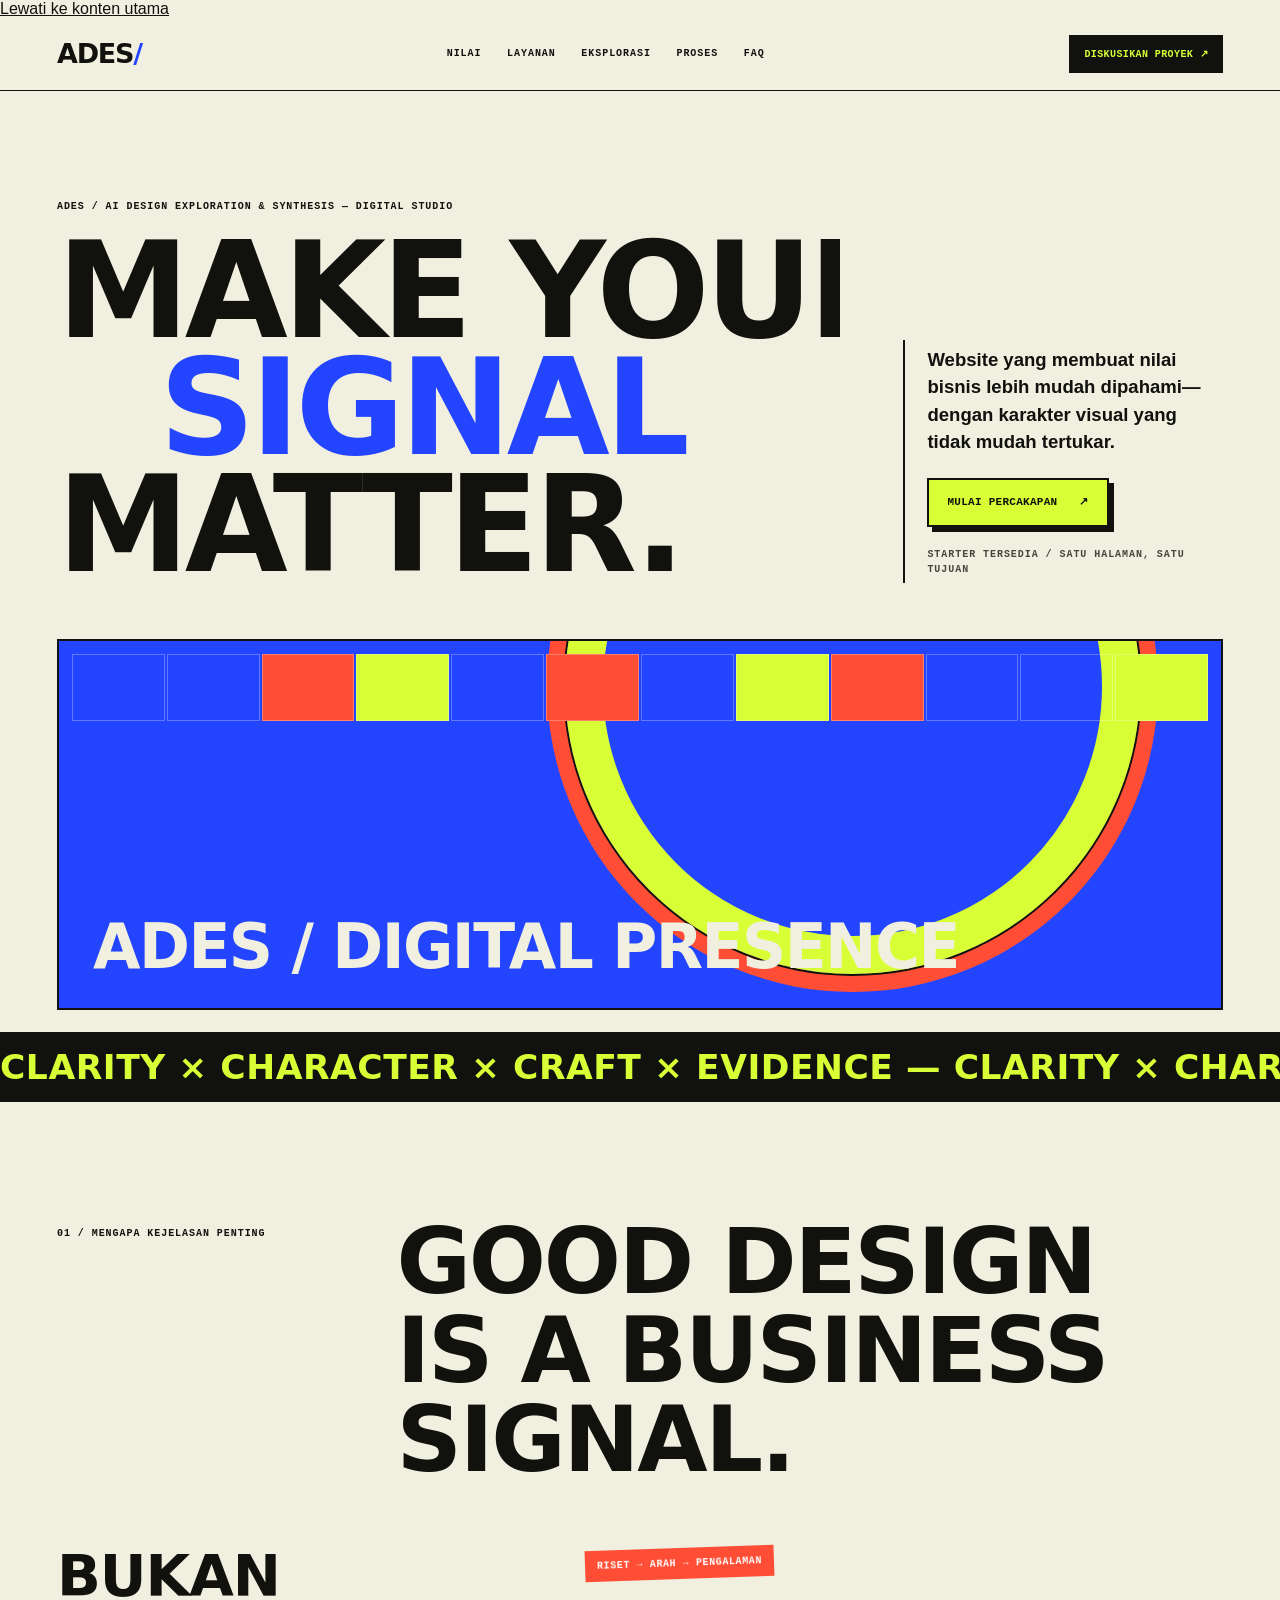
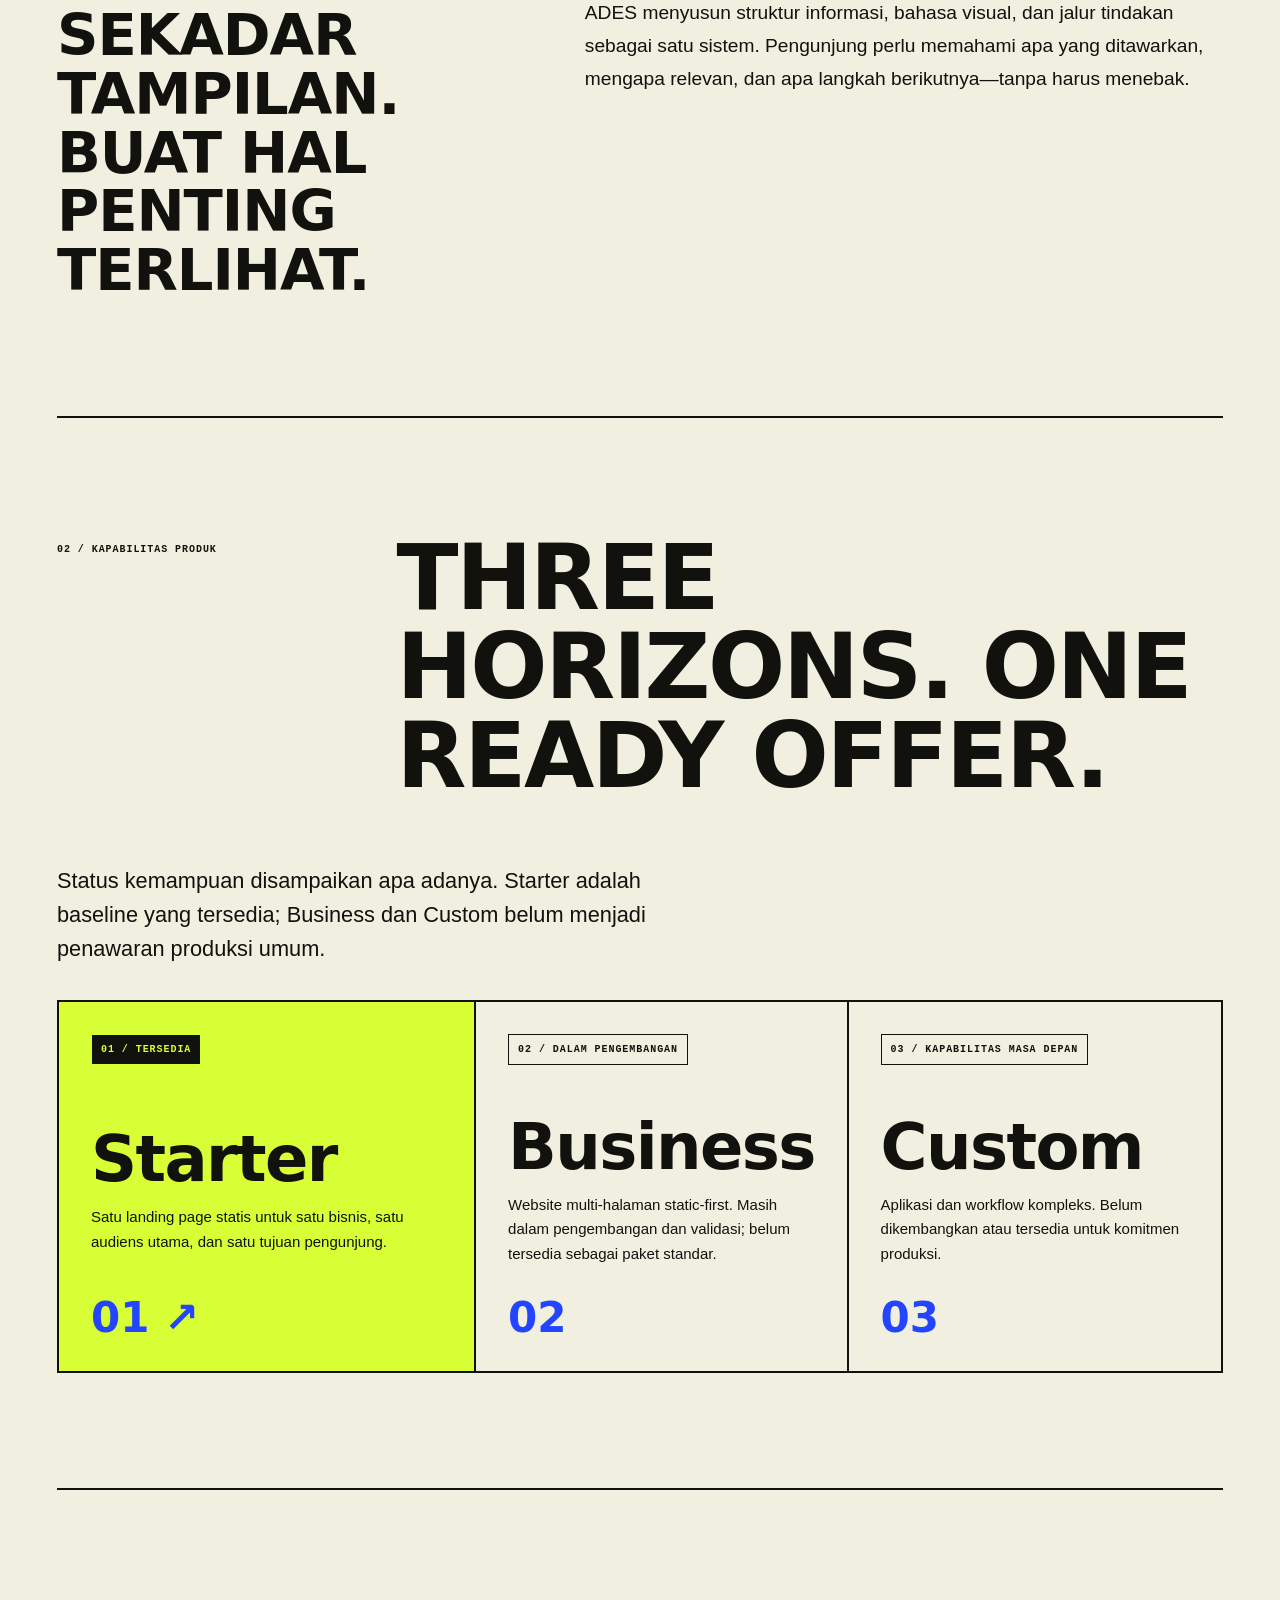
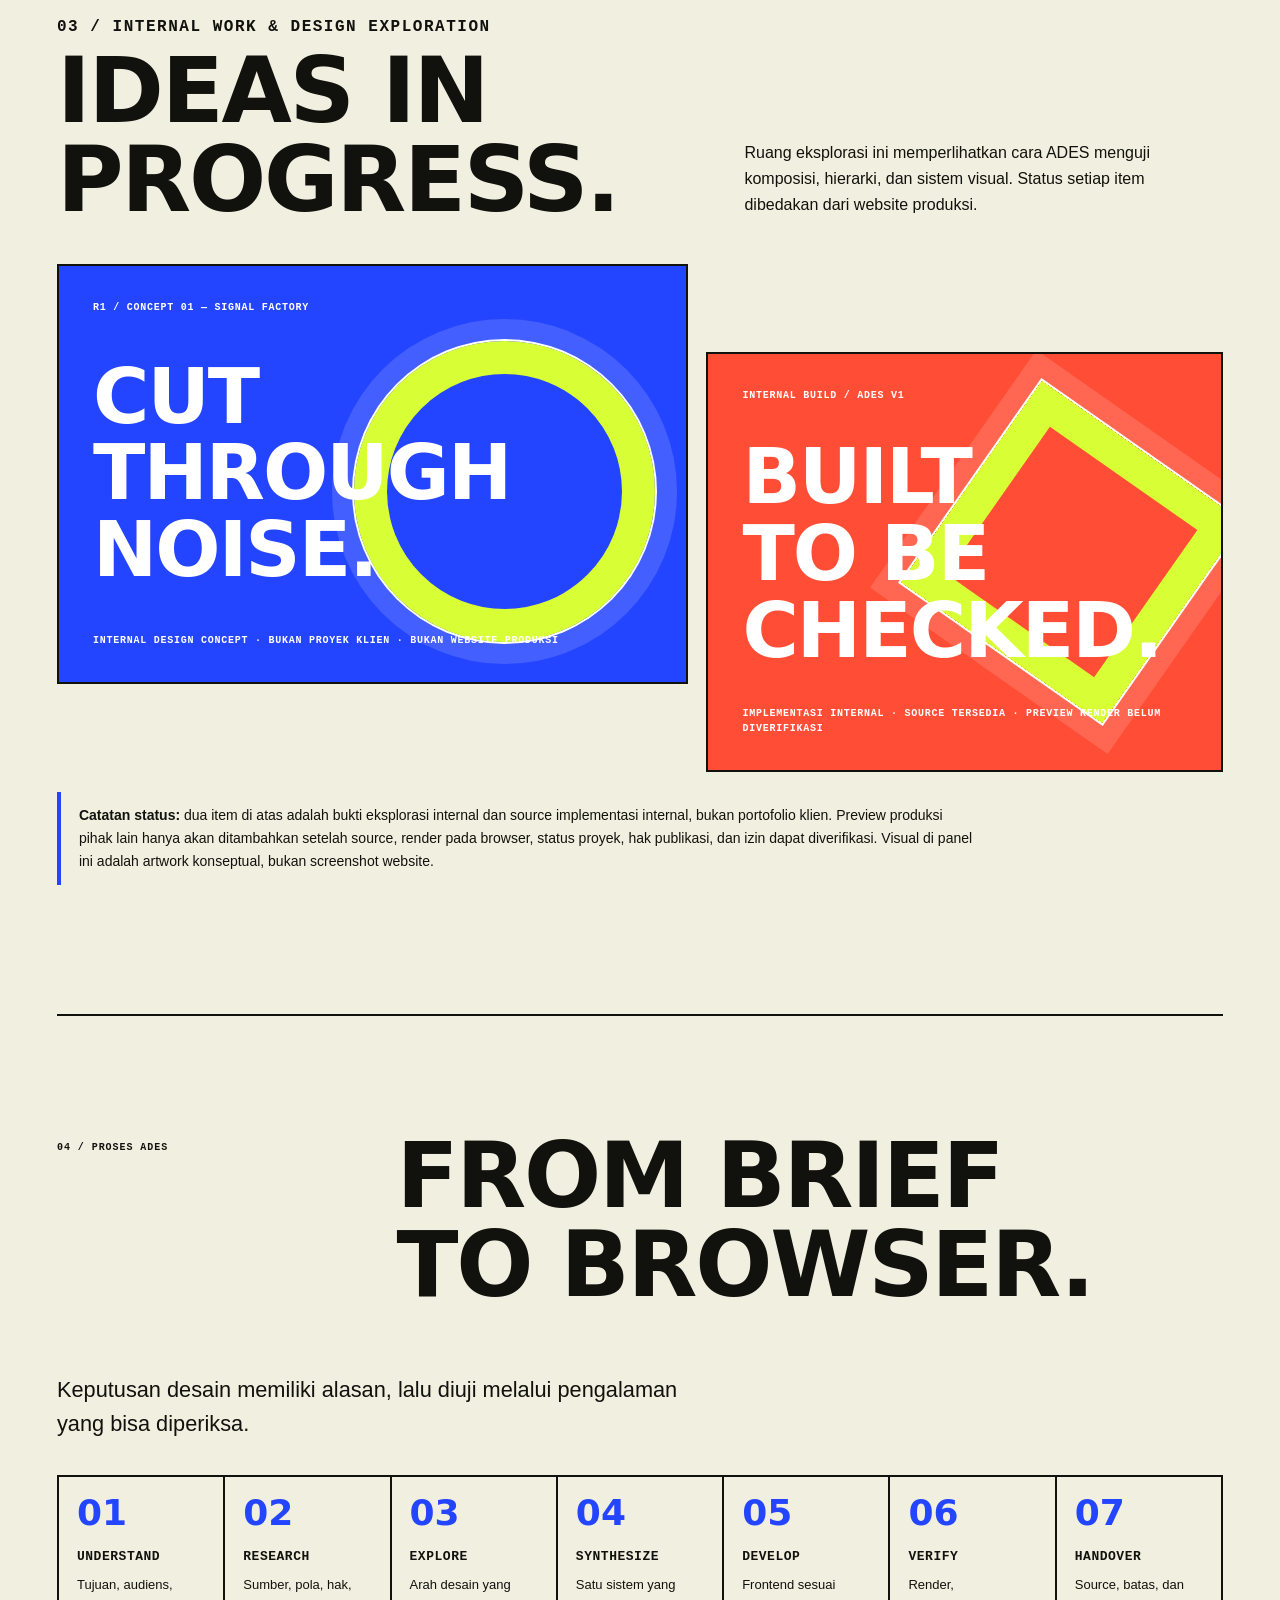
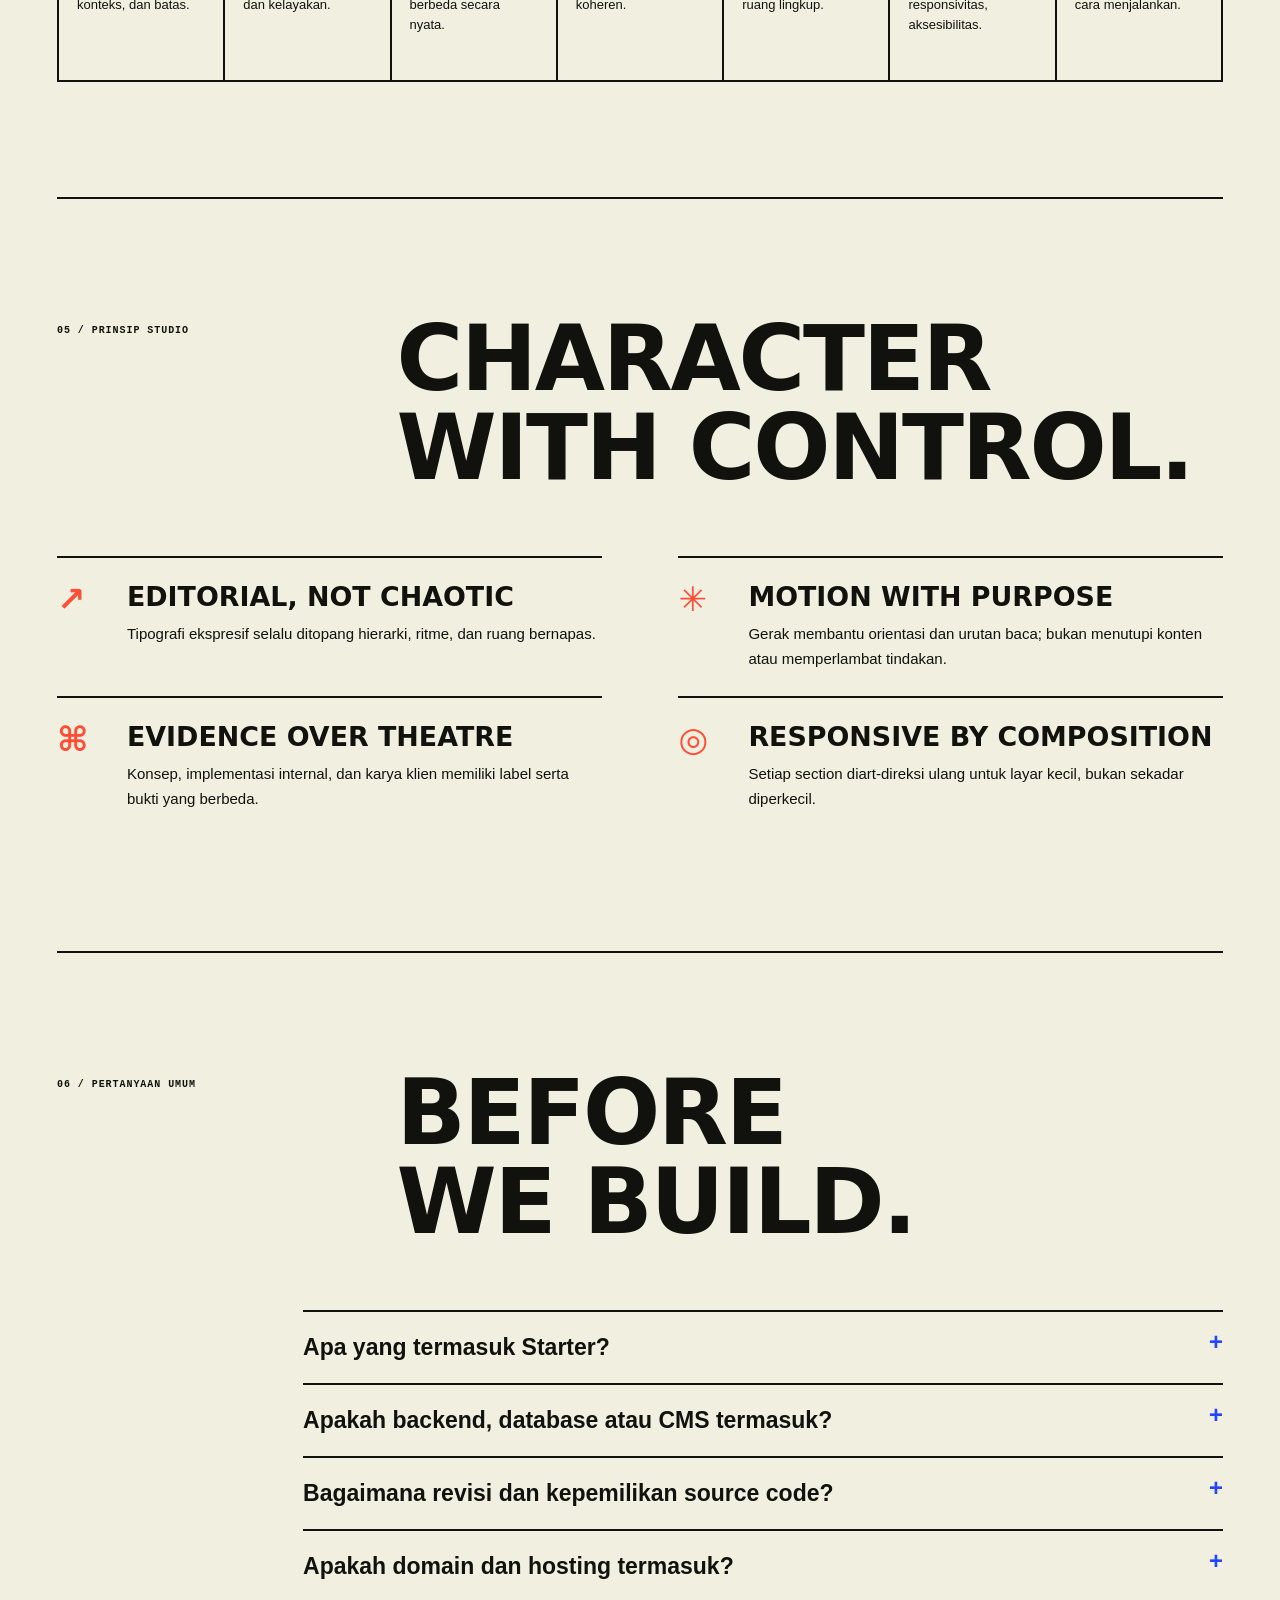
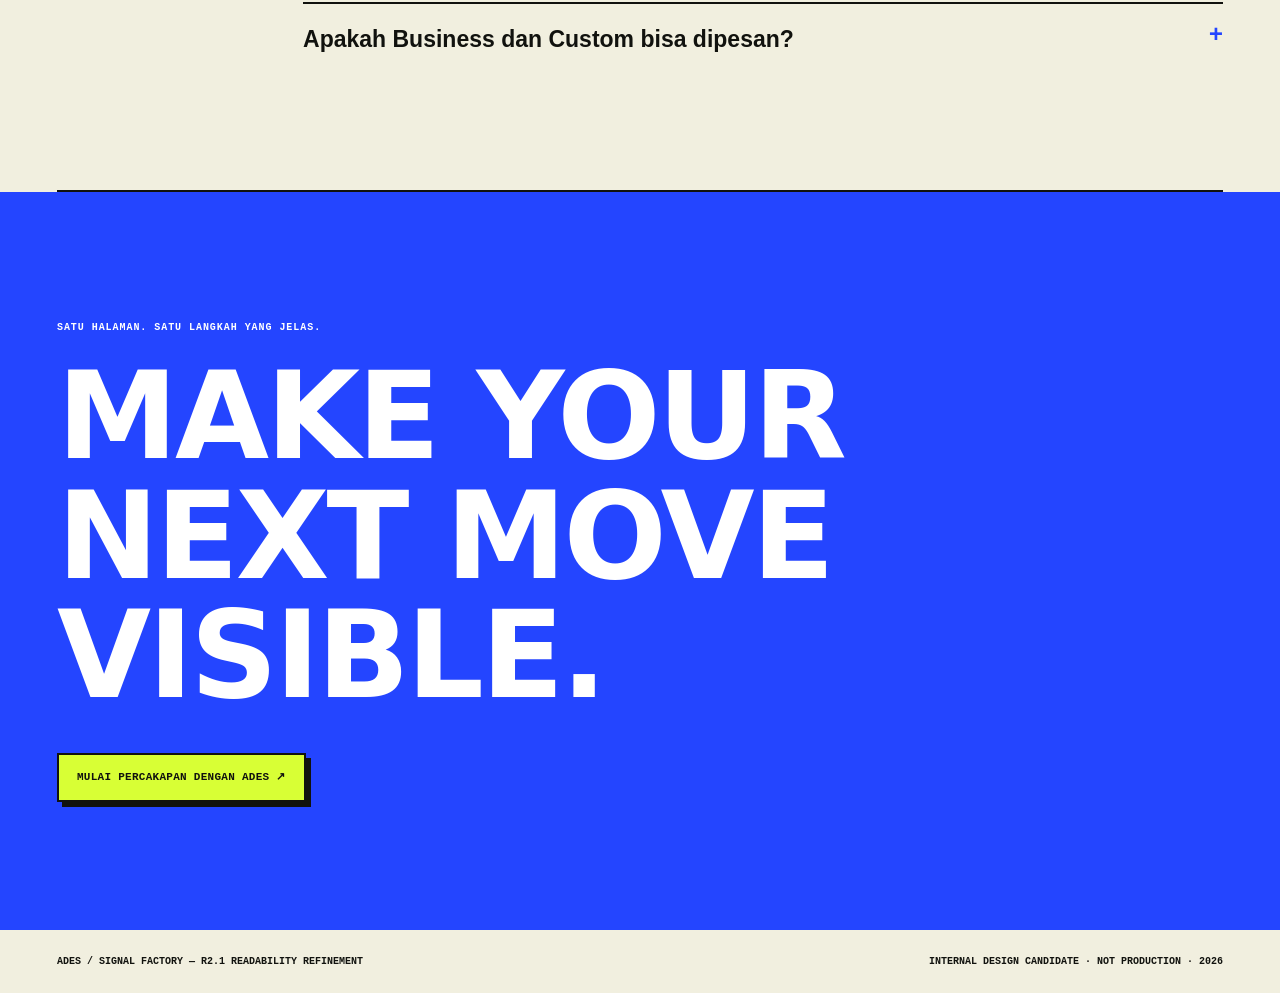
<file: r2/ades-signal-factory-r2.1-readability.html>
<!doctype html>
<html lang="id">
<head>
<meta charset="utf-8"><meta name="viewport" content="width=device-width, initial-scale=1"><meta name="theme-color" content="#f1efdf">
<meta name="description" content="ADES — Signal Factory R2.1 readability refinement."><title>ADES — Signal Factory / R2.1</title>
<style>
:root{--paper:#f1efdf;--ink:#11120e;--acid:#d8ff35;--blue:#2445ff;--red:#ff4e35;--line:rgba(17,18,14,.25);--display:Impact,"Arial Black",system-ui,sans-serif;--body:Arial,Helvetica,sans-serif;--mono:ui-monospace,SFMono-Regular,Menlo,monospace;--gutter:clamp(20px,4.45vw,68px);--ease:cubic-bezier(.2,.72,.2,1)}
*{box-sizing:border-box}html{scroll-behavior:smooth;scroll-padding-top:86px}body{margin:0;background:var(--paper);color:var(--ink);font-family:var(--body);-webkit-font-smoothing:antialiased}a{color:inherit}a:focus-visible,summary:focus-visible{outline:3px solid var(--blue);outline-offset:5px}.wrap{width:min(1440px,calc(100% - 2 * var(--gutter)));margin-inline:auto}.eyebrow,.meta,.nav a,.section-no,.tag,.micro{font:700 10px/1.5 var(--mono);letter-spacing:.095em;text-transform:uppercase}.eyebrow{margin:0 0 18px}.header{position:sticky;top:0;z-index:20;background:var(--paper);border-bottom:1px solid var(--ink)}.header-inner{min-height:72px;display:flex;align-items:center;justify-content:space-between;gap:24px}.brand{font:900 27px/.9 var(--display);letter-spacing:-.045em;text-decoration:none}.nav{display:flex;gap:clamp(14px,2vw,28px)}.nav a{text-decoration:none;padding:9px 0;border-bottom:1px solid transparent}.nav a:hover{border-color:var(--ink)}.header-cta{background:var(--ink);color:var(--acid);padding:13px 15px;text-decoration:none;font:800 10px var(--mono);letter-spacing:.04em;text-transform:uppercase;white-space:nowrap}
/* Hero: keep the loudest typography in a bounded, deliberately measured field. */
.hero{padding:clamp(66px,8.4vw,122px) 0 56px;display:grid;grid-template-columns:minmax(0,1.42fr) minmax(260px,.58fr);gap:clamp(30px,5vw,76px);align-items:end}.hero-copy{min-width:0}.hero h1{font:900 clamp(82px,10.4vw,150px)/.88 var(--display);letter-spacing:-.035em;text-transform:uppercase;margin:0;max-width:900px;overflow-wrap:normal}.hero h1 .line{display:block;white-space:nowrap;max-width:100%}.hero h1 .signal{color:var(--blue);padding-left:clamp(26px,8vw,118px)}.hero-side{border-left:2px solid var(--ink);padding:6px 0 6px 22px;max-width:350px}.hero-side p:not(.micro){font-size:clamp(17px,1.45vw,20px);line-height:1.48;font-weight:700;margin:0 0 22px}.micro{margin:20px 0 0;color:#45463f}.button{display:inline-flex;align-items:center;justify-content:space-between;gap:22px;padding:16px 18px;background:var(--acid);border:2px solid var(--ink);box-shadow:5px 5px 0 var(--ink);text-decoration:none;font:900 11px/1.2 var(--mono);letter-spacing:.025em;text-transform:uppercase;transition:transform .22s var(--ease),box-shadow .22s var(--ease)}.button:hover{transform:translate(3px,3px);box-shadow:2px 2px 0 var(--ink)}.hero-art{height:clamp(230px,29vw,410px);background:var(--blue);border:2px solid var(--ink);position:relative;overflow:hidden;display:grid;grid-template-columns:repeat(12,1fr);grid-template-rows:repeat(5,1fr);gap:2px;padding:13px;isolation:isolate}.hero-art:before{content:"";position:absolute;width:clamp(280px,39vw,560px);aspect-ratio:1;border:clamp(22px,3vw,42px) solid var(--acid);border-radius:50%;right:7%;top:-66%;box-shadow:0 0 0 2px var(--ink),0 0 0 18px var(--red);z-index:-1}.hero-art:after{content:"ADES / DIGITAL PRESENCE";position:absolute;left:clamp(16px,3vw,34px);bottom:clamp(16px,3vw,32px);max-width:85%;color:var(--paper);font:900 clamp(25px,4.8vw,66px)/.94 var(--display);letter-spacing:-.025em}.cell{border:1px solid rgba(255,255,255,.28)}.cell:nth-child(3n){background:var(--red)}.cell:nth-child(4n){background:var(--acid)}.ticker{margin-top:22px;background:var(--ink);color:var(--acid);overflow:hidden;white-space:nowrap;padding:16px 0;font:900 clamp(20px,2.7vw,36px)/1.1 var(--display);letter-spacing:.015em}.ticker span{display:inline-block;padding-right:30px}
.section{padding:clamp(76px,9vw,128px) 0;border-bottom:2px solid var(--ink)}.section-head{display:grid;grid-template-columns:minmax(180px,.5fr) minmax(0,1.5fr);gap:clamp(26px,5vw,76px);align-items:start;margin-bottom:clamp(34px,5vw,64px)}.section-no{padding-top:9px;margin:0}.section h2,.work-title{font:900 clamp(50px,7.1vw,100px)/.98 var(--display);letter-spacing:-.025em;text-transform:uppercase;margin:0;max-width:1050px;text-wrap:balance}.intro{max-width:650px;font-size:clamp(17px,1.7vw,22px);line-height:1.55;margin:0 0 34px}.manifesto{display:grid;grid-template-columns:minmax(0,.8fr) minmax(0,1.2fr);gap:clamp(34px,8vw,120px);align-items:start}.manifesto strong{font:900 clamp(32px,4.5vw,62px)/1.02 var(--display);letter-spacing:-.018em;text-transform:uppercase;max-width:560px}.manifesto p{font-size:clamp(16px,1.5vw,20px);line-height:1.7;max-width:720px;margin:18px 0 0}.stamp{display:inline-block;background:var(--red);color:white;padding:9px 12px;transform:rotate(-2deg);font:900 10px/1.3 var(--mono);letter-spacing:.06em;text-transform:uppercase}
.products{display:grid;grid-template-columns:1.12fr 1fr 1fr;border:2px solid var(--ink)}.product{min-height:330px;padding:clamp(20px,2.5vw,34px);border-right:2px solid var(--ink);display:flex;flex-direction:column;justify-content:space-between;gap:30px;min-width:0}.product:last-child{border-right:0}.product.primary{background:var(--acid)}.product h3{font:900 clamp(42px,5vw,70px)/1 var(--display);letter-spacing:-.025em;margin:20px 0 14px}.product p{font-size:15px;line-height:1.65;max-width:330px;margin:0}.product .tag{border:1px solid currentColor;padding:7px 9px;align-self:flex-start}.product.primary .tag{background:var(--ink);color:var(--acid)}.product .mark{font:900 42px/1 var(--display);color:var(--blue)}
.work-intro{display:grid;grid-template-columns:minmax(0,1.15fr) minmax(260px,.85fr);gap:40px;align-items:end;margin-bottom:40px}.work-intro p{max-width:440px;font-size:16px;line-height:1.65;margin:0 0 5px}.work-grid{display:grid;grid-template-columns:1.1fr .9fr;gap:18px;align-items:start}.work-item{position:relative;min-height:420px;border:2px solid var(--ink);padding:clamp(20px,3vw,34px);overflow:hidden;display:flex;flex-direction:column;justify-content:space-between;isolation:isolate}.work-item:first-child{background:var(--blue);color:white}.work-item:last-child{background:var(--red);color:white;margin-top:88px}.work-item .artword{font:900 clamp(50px,6vw,82px)/1 var(--display);letter-spacing:-.025em;text-transform:uppercase;position:relative;z-index:1;max-width:90%;text-wrap:balance}.work-item .orb{position:absolute;width:48%;aspect-ratio:1;border:clamp(18px,2.6vw,34px) solid var(--acid);border-radius:50%;right:5%;top:18%;z-index:-1;box-shadow:0 0 0 2px currentColor,0 0 0 22px rgba(255,255,255,.14)}.work-item:last-child .orb{border-radius:0;transform:rotate(35deg);border-color:var(--acid)}.work-item small{font:700 10px/1.5 var(--mono);letter-spacing:.075em;text-transform:uppercase;position:relative;z-index:1;max-width:95%}.truth-note{margin-top:20px;border-left:4px solid var(--blue);padding:12px 18px;max-width:940px;font-size:14px;line-height:1.65}
.pipeline{display:grid;grid-template-columns:repeat(7,minmax(0,1fr));border-top:2px solid var(--ink);border-left:2px solid var(--ink)}.step{padding:18px;min-height:205px;border-right:2px solid var(--ink);border-bottom:2px solid var(--ink);min-width:0}.step b{font:900 36px/1 var(--display);color:var(--blue)}.step h3{font:800 13px/1.3 var(--mono);letter-spacing:.04em;text-transform:uppercase;margin:18px 0 9px}.step p{font-size:13px;line-height:1.55;margin:0}.principles{display:grid;grid-template-columns:1fr 1fr;gap:0 clamp(30px,6vw,88px)}.principle{border-top:2px solid var(--ink);padding:24px 0;display:grid;grid-template-columns:52px minmax(0,1fr);gap:18px}.principle b{font:900 34px/1 var(--display);color:var(--red)}.principle h3{font:900 clamp(20px,2.1vw,27px)/1.12 var(--display);text-transform:uppercase;margin:0 0 10px}.principle p{font-size:15px;line-height:1.65;margin:0;max-width:480px}.faq{max-width:920px;margin-left:auto}.faq details{border-top:2px solid var(--ink);padding:20px 0}.faq summary{cursor:pointer;list-style:none;display:flex;justify-content:space-between;gap:20px;font:800 clamp(17px,2vw,23px)/1.35 var(--body)}.faq summary::-webkit-details-marker{display:none}.faq summary:after{content:"+";font:700 24px/1 var(--mono);color:var(--blue);flex:none}.faq details[open] summary:after{content:"−"}.faq p{max-width:740px;line-height:1.7;font-size:16px;margin:18px 0 0}.closing{background:var(--blue);color:white;padding:clamp(78px,10vw,140px) 0}.closing h2{font:900 clamp(58px,9.5vw,132px)/.98 var(--display);letter-spacing:-.025em;text-transform:uppercase;margin:22px 0 38px;max-width:1050px}.closing .button{color:var(--ink)}footer{padding:24px 0;display:flex;justify-content:space-between;gap:20px;font:700 10px/1.5 var(--mono);text-transform:uppercase}
/* Progressive enhancement: no element is hidden before the browser supports view timelines. */
[data-reveal]{opacity:1;transform:none}
@supports (animation-timeline:view()){[data-reveal="up"]{animation:rise .65s var(--ease) both;animation-timeline:view();animation-range:entry 0% entry 32%}@keyframes rise{from{opacity:0;transform:translateY(24px)}to{opacity:1;transform:translateY(0)}}[data-reveal="mask"]{animation:maskIn .8s var(--ease) both;animation-timeline:view();animation-range:entry 0% entry 36%}@keyframes maskIn{from{clip-path:inset(0 0 14% 0);transform:translateY(16px)}to{clip-path:inset(0);transform:translateY(0)}}}
@media(prefers-reduced-motion:no-preference){.hero-copy{animation:heroIn .6s var(--ease) both}.hero-art{animation:heroIn .75s .08s var(--ease) both}.ticker span{animation:ticker 32s linear infinite}@keyframes heroIn{from{opacity:0;transform:translateY(18px);clip-path:inset(0 0 12% 0)}to{opacity:1;transform:none;clip-path:inset(0)}}@keyframes ticker{to{transform:translateX(-26%)}}}
@media(max-width:1050px){.hero{grid-template-columns:minmax(0,1fr) minmax(230px,.62fr);gap:28px}.hero h1{font-size:clamp(74px,9.2vw,104px)}.section-head{grid-template-columns:1fr;gap:16px}.section-no{padding:0}.products{grid-template-columns:1fr 1fr}.product:first-child{grid-column:1/-1;border-right:0;border-bottom:2px solid var(--ink);min-height:270px}.product:nth-child(2){border-right:2px solid var(--ink)}.product:last-child{border-right:0}.pipeline{grid-template-columns:repeat(4,minmax(0,1fr))}.step{min-height:165px}}
@media(max-width:900px){.hero{grid-template-columns:1fr;gap:28px;padding-top:64px}.hero h1{font-size:clamp(74px,11vw,110px)}.hero-side{margin-left:auto;max-width:390px}}
@media(max-width:760px){.header-inner{flex-wrap:wrap;padding:13px 0;gap:12px}.nav{order:3;width:100%;overflow-x:auto;gap:20px;padding-bottom:2px}.hero{grid-template-columns:1fr;padding-top:64px}.hero h1{font-size:clamp(76px,12vw,96px);line-height:.94}.hero h1 .signal{padding-left:clamp(22px,9vw,72px)}.hero-side{margin-left:auto;max-width:390px}.hero-art{height:260px}.manifesto{grid-template-columns:1fr;gap:24px}.work-intro{grid-template-columns:1fr;gap:22px}.work-grid{grid-template-columns:1fr}.work-item:last-child{margin-top:0}.work-item{min-height:340px}.pipeline{grid-template-columns:repeat(2,minmax(0,1fr))}.principles{grid-template-columns:1fr}.closing h2{font-size:clamp(58px,10vw,84px)}}
@media(max-width:430px){:root{--gutter:20px}.products{grid-template-columns:1fr}.product,.product:first-child,.product:nth-child(2),.product:last-child{grid-column:auto;border-right:0;border-bottom:2px solid var(--ink)}.product:last-child{border-bottom:0}.header-inner{min-height:0}.brand{font-size:25px}.header-cta{font-size:9px;padding:12px 10px}.nav{gap:18px}.nav a{font-size:9px}.hero{padding-top:54px;gap:26px}.hero h1{font-size:clamp(58px,15vw,68px);line-height:.98;letter-spacing:-.018em}.hero h1 .line{white-space:normal}.hero h1 .signal{padding-left:25px}.hero-side{padding-left:16px}.hero-side p:not(.micro){font-size:17px}.hero-art{height:218px}.hero-art:after{font-size:clamp(24px,8vw,34px);max-width:80%;line-height:1}.ticker{font-size:21px}.section{padding:70px 0}.section h2,.work-title{font-size:clamp(46px,12vw,56px);line-height:1.02;letter-spacing:-.012em}.manifesto strong{font-size:35px;line-height:1.04}.product{min-height:245px}.product h3{font-size:54px}.work-item{min-height:300px;padding:20px}.work-item .artword{font-size:clamp(52px,13vw,66px);line-height:1.02;letter-spacing:-.015em}.work-item small{font-size:9px}.step{padding:14px;min-height:156px}.step h3{font-size:12px}.step p{font-size:12px}.principle{grid-template-columns:40px minmax(0,1fr);gap:14px}.faq summary{font-size:17px}.closing h2{font-size:clamp(56px,14vw,70px);line-height:1.02}footer{flex-direction:column}}
@media(max-width:370px){:root{--gutter:17px}.products{grid-template-columns:1fr}.hero h1{font-size:58px}.hero h1 .signal{padding-left:18px}.hero-art{height:195px}.section h2,.work-title{font-size:44px}.product{padding:18px}.work-item .artword{font-size:49px}.pipeline{grid-template-columns:1fr 1fr}.step{min-height:145px}}
@media(prefers-reduced-motion:reduce){html{scroll-behavior:auto}*,*:before,*:after{animation:none!important;transition:none!important;scroll-behavior:auto!important}[data-reveal]{opacity:1!important;transform:none!important;clip-path:none!important}}
</style></head>
<body>
<a class="skip-link" href="#main">Lewati ke konten utama</a>
<header class="header"><div class="wrap header-inner"><a class="brand" href="#top" aria-label="ADES, ke awal">ADES<span style="color:var(--blue)">/</span></a><nav class="nav" aria-label="Navigasi utama"><a href="#nilai">Nilai</a><a href="#layanan">Layanan</a><a href="#karya">Eksplorasi</a><a href="#proses">Proses</a><a href="#faq">FAQ</a></nav><a class="header-cta" href="https://wa.me/6281246027946" target="_blank" rel="noopener noreferrer">Diskusikan proyek ↗</a></div></header>
<main id="main">
<section class="wrap hero" id="top"><div class="hero-copy"><p class="eyebrow">ADES / AI Design Exploration & Synthesis — Digital studio</p><h1><span class="line">Make your</span><span class="line signal">signal</span><span class="line">matter.</span></h1></div><aside class="hero-side"><p>Website yang membuat nilai bisnis lebih mudah dipahami—dengan karakter visual yang tidak mudah tertukar.</p><a class="button" href="https://wa.me/6281246027946" target="_blank" rel="noopener noreferrer">Mulai percakapan <span aria-hidden="true">↗</span></a><p class="micro">Starter tersedia / satu halaman, satu tujuan</p></aside></section>
<div class="wrap hero-art" role="img" aria-label="Komposisi grafis abstrak berwarna biru, hijau asam dan merah sebagai visual konseptual ADES"><i class="cell"></i><i class="cell"></i><i class="cell"></i><i class="cell"></i><i class="cell"></i><i class="cell"></i><i class="cell"></i><i class="cell"></i><i class="cell"></i><i class="cell"></i><i class="cell"></i><i class="cell"></i></div>
<div class="ticker" aria-label="Prinsip ADES"><span>CLARITY × CHARACTER × CRAFT × EVIDENCE — CLARITY × CHARACTER × CRAFT × EVIDENCE — </span></div>
<section class="wrap section" id="nilai"><div class="section-head"><p class="section-no">01 / Mengapa kejelasan penting</p><h2 data-reveal="up">Good design is a business signal.</h2></div><div class="manifesto"><strong data-reveal="up">Bukan sekadar tampilan. Buat hal penting terlihat.</strong><div data-reveal="up"><span class="stamp">Riset → arah → pengalaman</span><p>ADES menyusun struktur informasi, bahasa visual, dan jalur tindakan sebagai satu sistem. Pengunjung perlu memahami apa yang ditawarkan, mengapa relevan, dan apa langkah berikutnya—tanpa harus menebak.</p></div></div></section>
<section class="wrap section" id="layanan"><div class="section-head"><p class="section-no">02 / Kapabilitas produk</p><h2 data-reveal="up">Three horizons. One ready offer.</h2></div><p class="intro" data-reveal="up">Status kemampuan disampaikan apa adanya. Starter adalah baseline yang tersedia; Business dan Custom belum menjadi penawaran produksi umum.</p><div class="products"><article class="product primary" data-reveal="up"><span class="tag">01 / Tersedia</span><div><h3>Starter</h3><p>Satu landing page statis untuk satu bisnis, satu audiens utama, dan satu tujuan pengunjung.</p></div><b class="mark">01 ↗</b></article><article class="product" data-reveal="up"><span class="tag">02 / Dalam pengembangan</span><div><h3>Business</h3><p>Website multi-halaman static-first. Masih dalam pengembangan dan validasi; belum tersedia sebagai paket standar.</p></div><b class="mark">02</b></article><article class="product" data-reveal="up"><span class="tag">03 / Kapabilitas masa depan</span><div><h3>Custom</h3><p>Aplikasi dan workflow kompleks. Belum dikembangkan atau tersedia untuk komitmen produksi.</p></div><b class="mark">03</b></article></div></section>
<section class="wrap section" id="karya"><div class="work-intro"><div><p class="section-no">03 / Internal work & design exploration</p><h2 class="work-title" data-reveal="up">Ideas in<br>progress.</h2></div><p data-reveal="up">Ruang eksplorasi ini memperlihatkan cara ADES menguji komposisi, hierarki, dan sistem visual. Status setiap item dibedakan dari website produksi.</p></div><div class="work-grid"><article class="work-item" data-reveal="mask"><small>R1 / Concept 01 — Signal Factory</small><span class="artword">Cut<br>through<br>noise.</span><i class="orb" aria-hidden="true"></i><small>Internal design concept · bukan proyek klien · bukan website produksi</small></article><article class="work-item" data-reveal="mask"><small>Internal build / ADES V1</small><span class="artword">Built<br>to be<br>checked.</span><i class="orb" aria-hidden="true"></i><small>Implementasi internal · source tersedia · preview render belum diverifikasi</small></article></div><p class="truth-note" data-reveal="up"><strong>Catatan status:</strong> dua item di atas adalah bukti eksplorasi internal dan source implementasi internal, bukan portofolio klien. Preview produksi pihak lain hanya akan ditambahkan setelah source, render pada browser, status proyek, hak publikasi, dan izin dapat diverifikasi. Visual di panel ini adalah artwork konseptual, bukan screenshot website.</p></section>
<section class="wrap section" id="proses"><div class="section-head"><p class="section-no">04 / Proses ADES</p><h2 data-reveal="up">From brief to browser.</h2></div><p class="intro" data-reveal="up">Keputusan desain memiliki alasan, lalu diuji melalui pengalaman yang bisa diperiksa.</p><div class="pipeline"><article class="step" data-reveal="up"><b>01</b><h3>Understand</h3><p>Tujuan, audiens, konteks, dan batas.</p></article><article class="step" data-reveal="up"><b>02</b><h3>Research</h3><p>Sumber, pola, hak, dan kelayakan.</p></article><article class="step" data-reveal="up"><b>03</b><h3>Explore</h3><p>Arah desain yang berbeda secara nyata.</p></article><article class="step" data-reveal="up"><b>04</b><h3>Synthesize</h3><p>Satu sistem yang koheren.</p></article><article class="step" data-reveal="up"><b>05</b><h3>Develop</h3><p>Frontend sesuai ruang lingkup.</p></article><article class="step" data-reveal="up"><b>06</b><h3>Verify</h3><p>Render, responsivitas, aksesibilitas.</p></article><article class="step" data-reveal="up"><b>07</b><h3>Handover</h3><p>Source, batas, dan cara menjalankan.</p></article></div></section>
<section class="wrap section"><div class="section-head"><p class="section-no">05 / Prinsip studio</p><h2 data-reveal="up">Character with control.</h2></div><div class="principles"><article class="principle" data-reveal="up"><b>↗</b><div><h3>Editorial, not chaotic</h3><p>Tipografi ekspresif selalu ditopang hierarki, ritme, dan ruang bernapas.</p></div></article><article class="principle" data-reveal="up"><b>✳</b><div><h3>Motion with purpose</h3><p>Gerak membantu orientasi dan urutan baca; bukan menutupi konten atau memperlambat tindakan.</p></div></article><article class="principle" data-reveal="up"><b>⌘</b><div><h3>Evidence over theatre</h3><p>Konsep, implementasi internal, dan karya klien memiliki label serta bukti yang berbeda.</p></div></article><article class="principle" data-reveal="up"><b>◎</b><div><h3>Responsive by composition</h3><p>Setiap section diart-direksi ulang untuk layar kecil, bukan sekadar diperkecil.</p></div></article></div></section>
<section class="wrap section" id="faq"><div class="section-head"><p class="section-no">06 / Pertanyaan umum</p><h2 data-reveal="up">Before we build.</h2></div><div class="faq"><details><summary>Apa yang termasuk Starter?</summary><p>Satu halaman publik untuk satu bisnis, satu audiens utama, dan satu tujuan konversi; desain, frontend, interaksi yang disepakati, QA, dan handover.</p></details><details><summary>Apakah backend, database atau CMS termasuk?</summary><p>Tidak secara default. Starter static-first dan tidak mencakup backend, database, autentikasi, atau CMS.</p></details><details><summary>Bagaimana revisi dan kepemilikan source code?</summary><p>Jumlah revisi serta ketentuan ownership dan akses source code harus disepakati sebelum proyek dimulai.</p></details><details><summary>Apakah domain dan hosting termasuk?</summary><p>Penyedia, biaya berulang, akses, dan tanggung jawab dibahas sebelum komitmen proyek. Tidak diasumsikan otomatis termasuk.</p></details><details><summary>Apakah Business dan Custom bisa dipesan?</summary><p>Belum. Business masih dalam pengembangan dan validasi. Custom merupakan kapabilitas masa depan dan belum tersedia untuk komitmen produksi.</p></details></div></section>
<section class="closing"><div class="wrap"><p class="eyebrow">Satu halaman. Satu langkah yang jelas.</p><h2 data-reveal="up">Make your<br>next move<br>visible.</h2><a class="button" href="https://wa.me/6281246027946" target="_blank" rel="noopener noreferrer">Mulai percakapan dengan ADES ↗</a></div></section>
</main><footer class="wrap"><span>ADES / Signal Factory — R2.1 readability refinement</span><span>Internal design candidate · not production · 2026</span></footer>
</body></html>
</file>
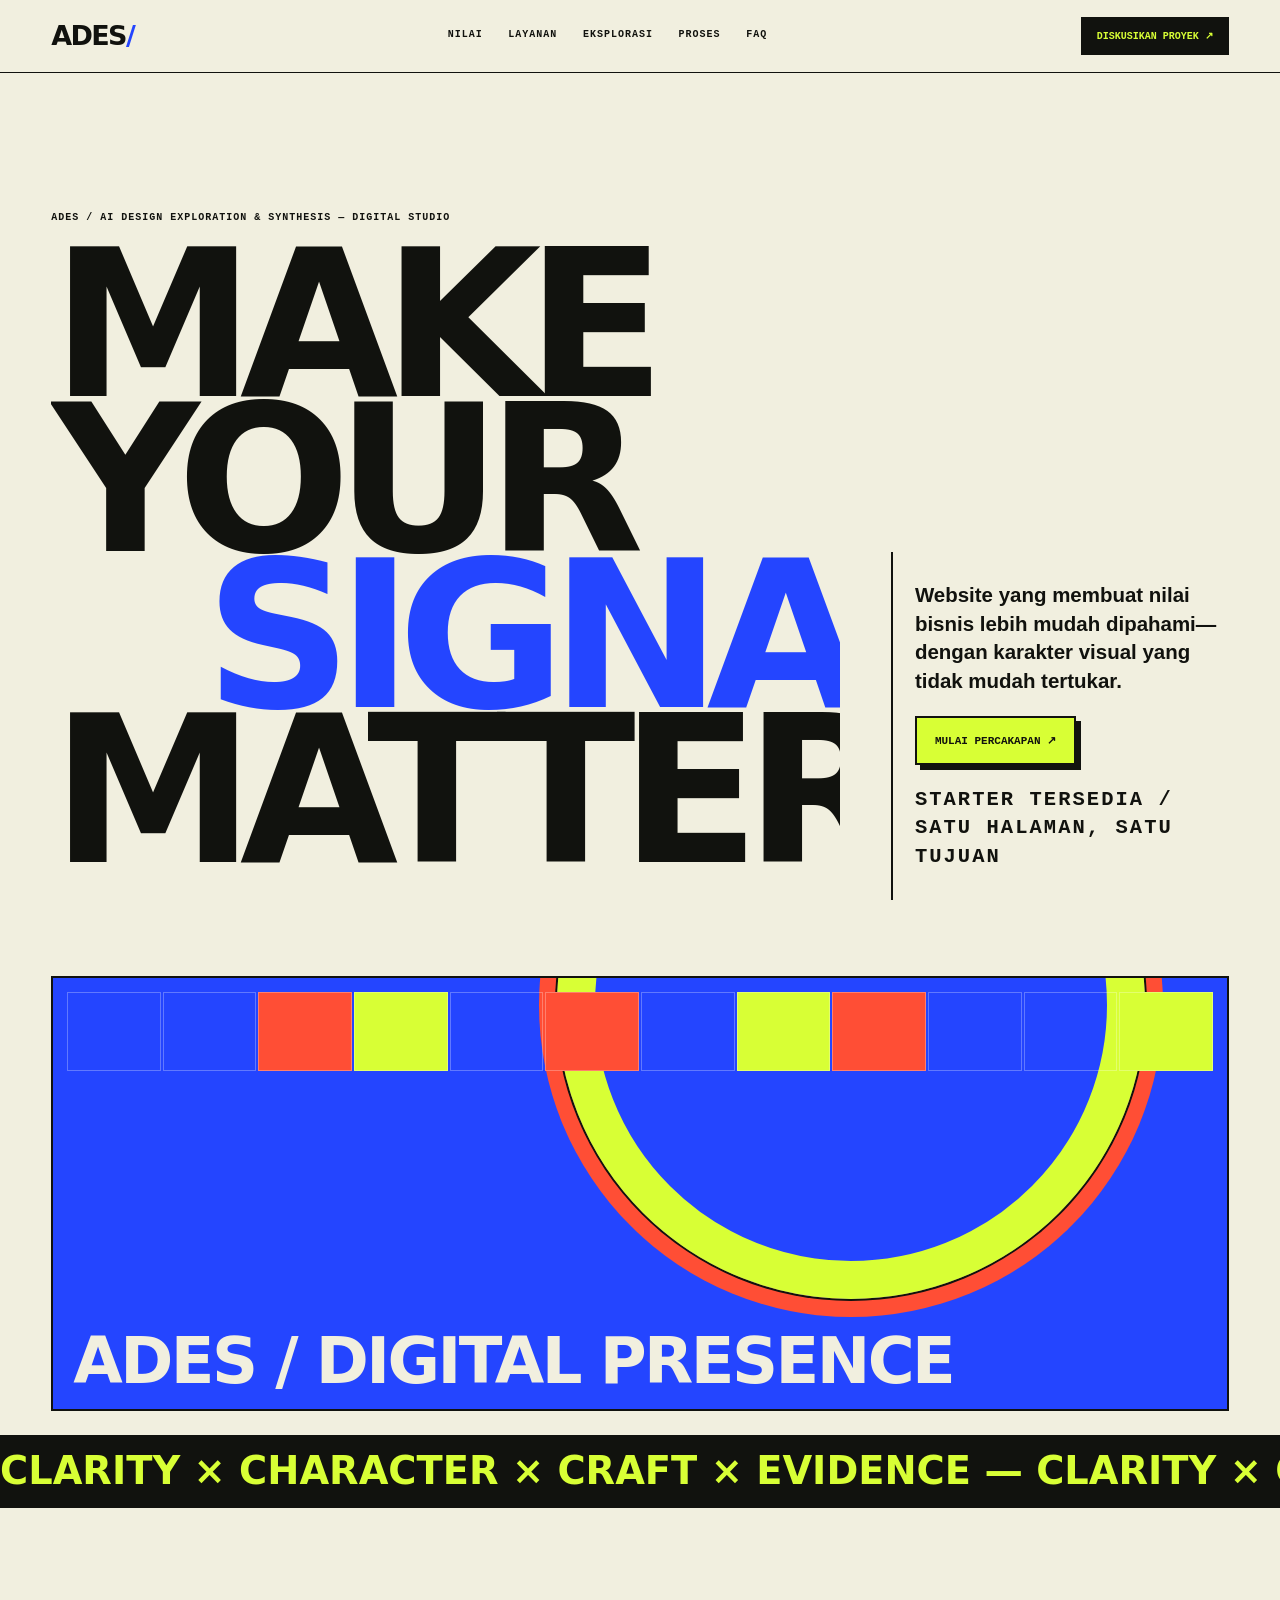
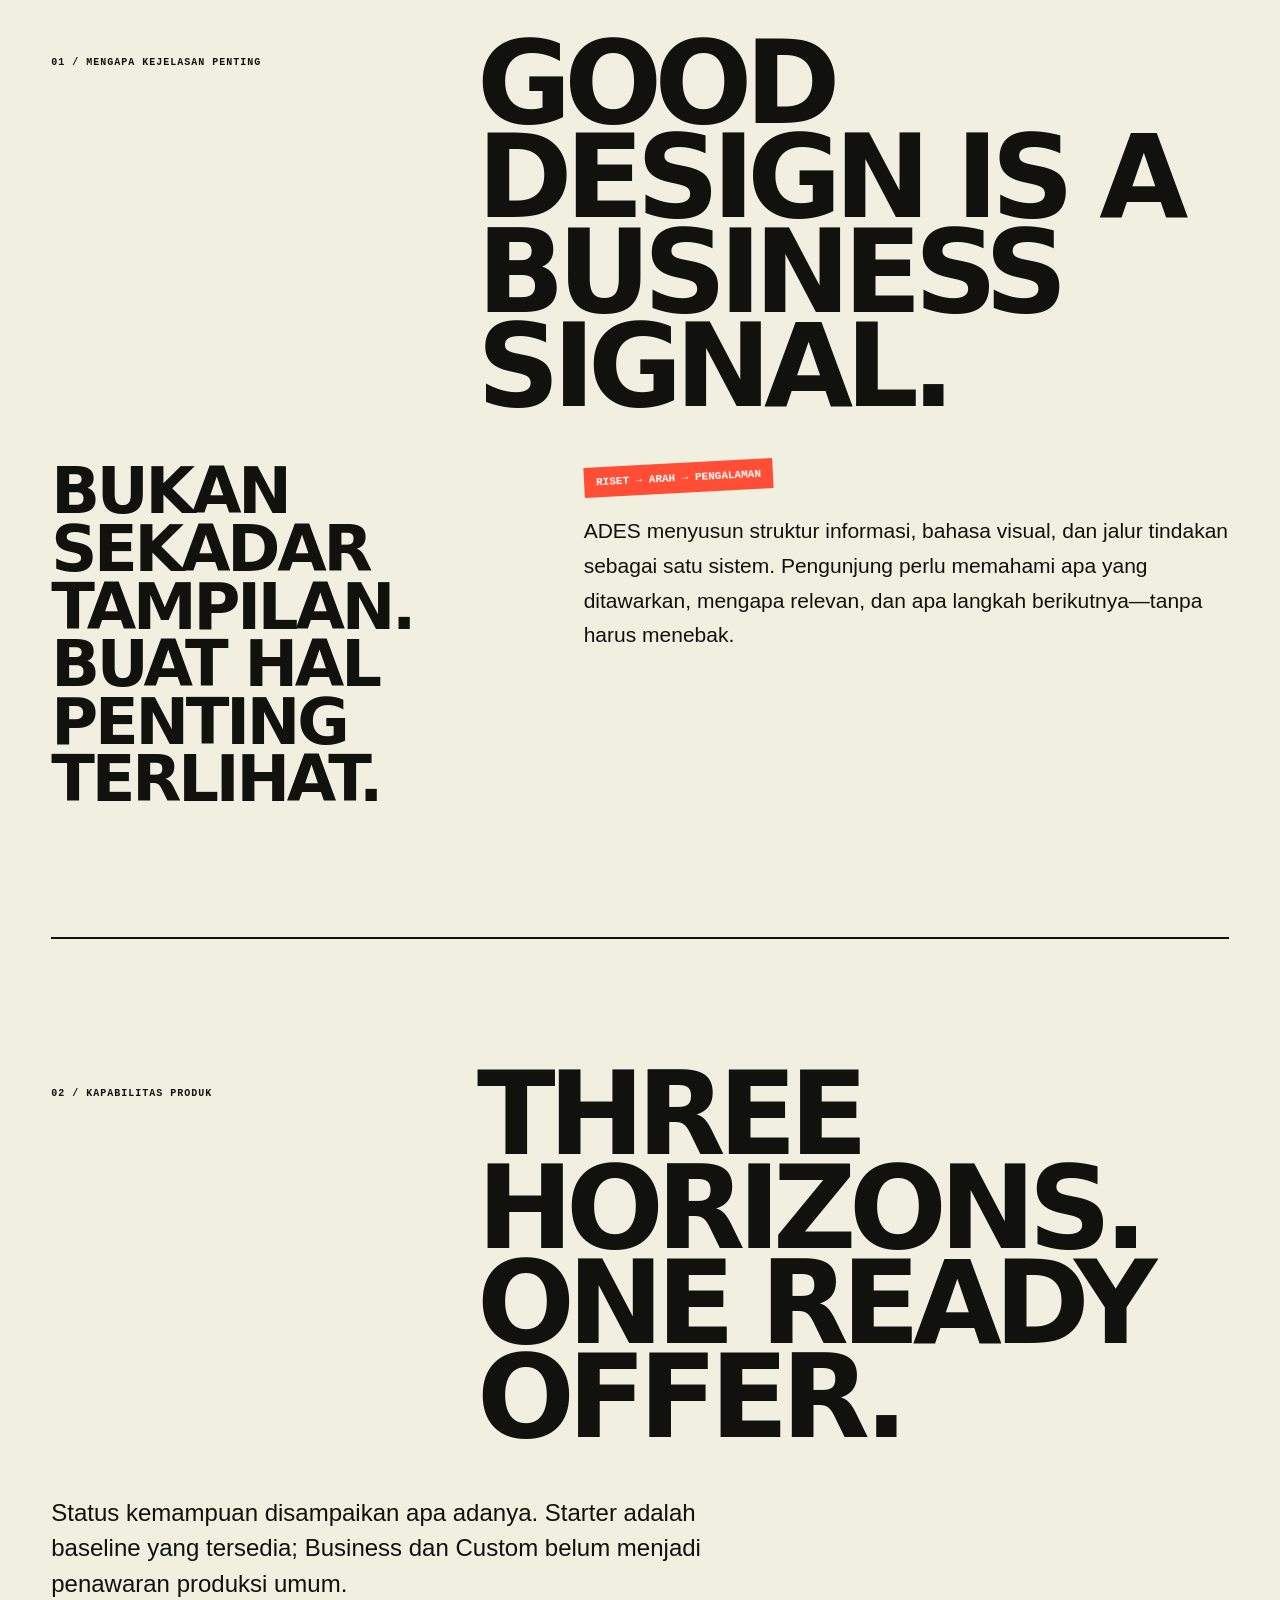
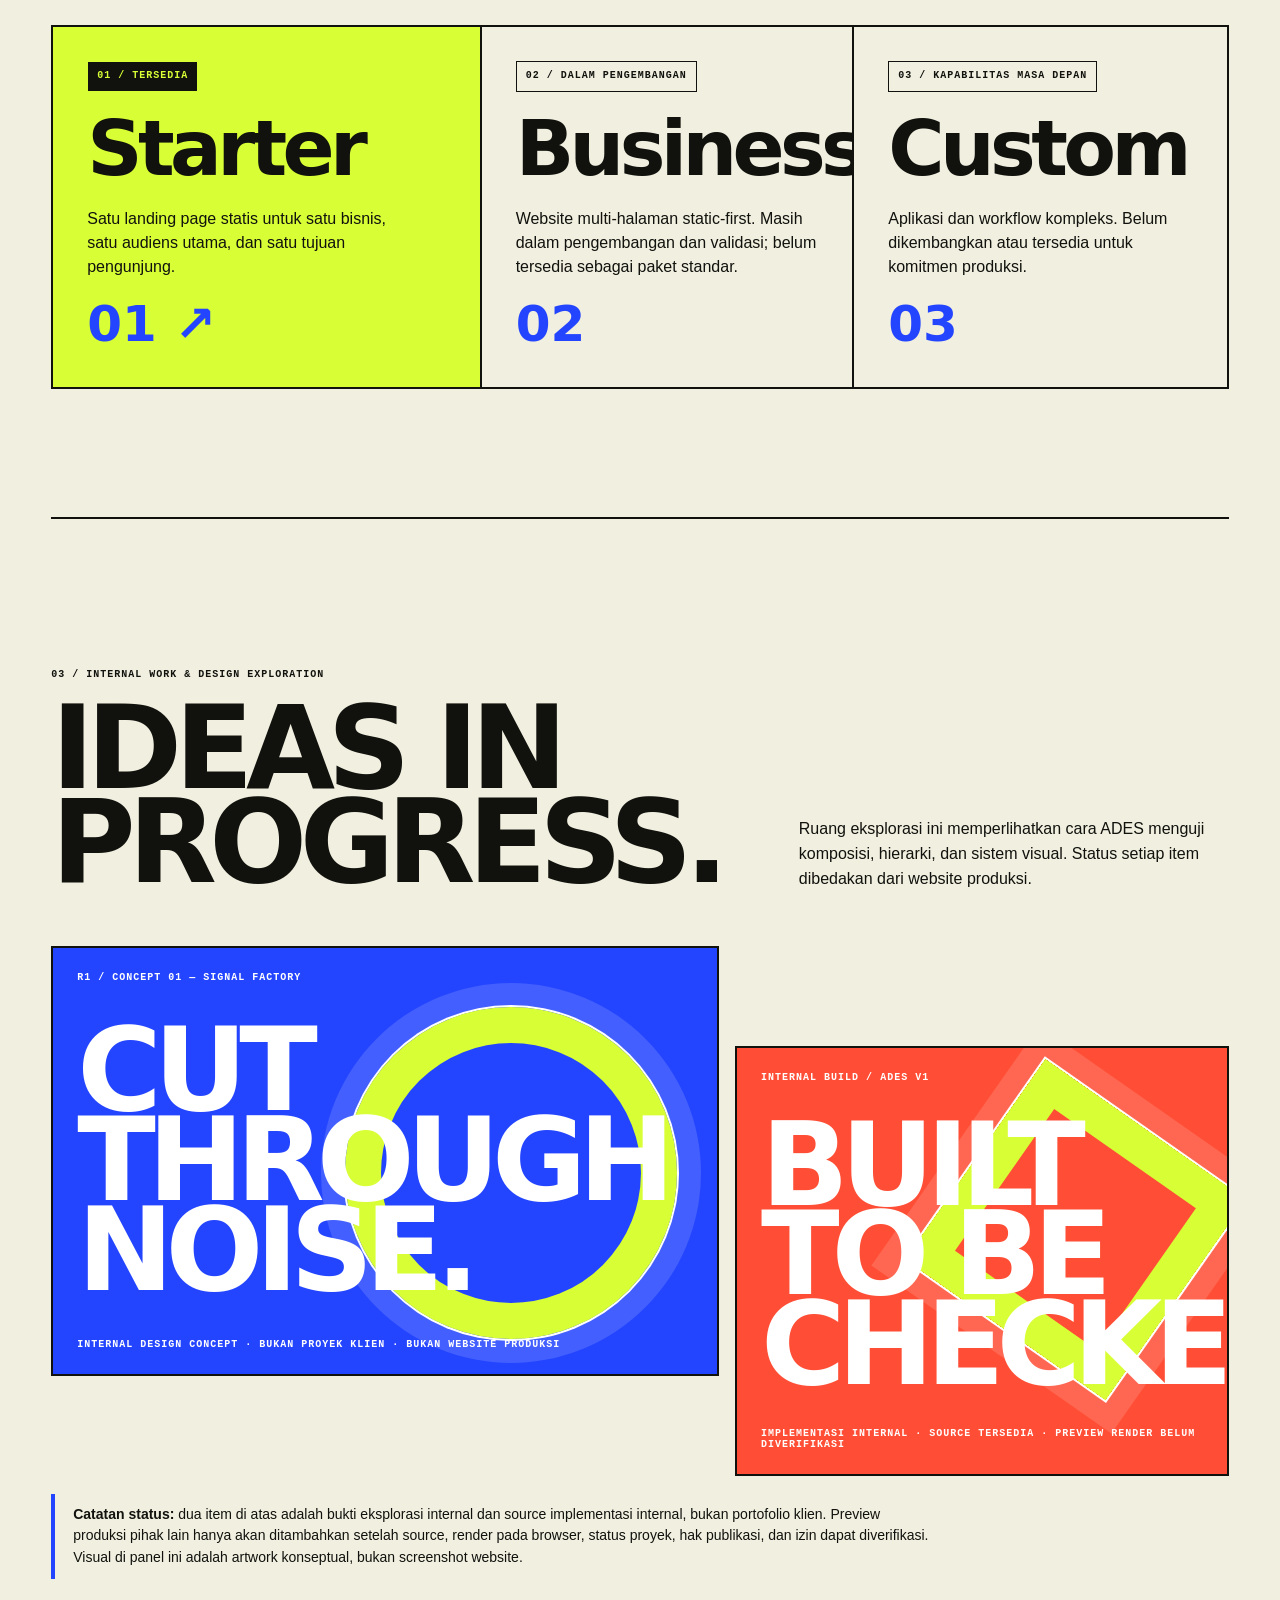
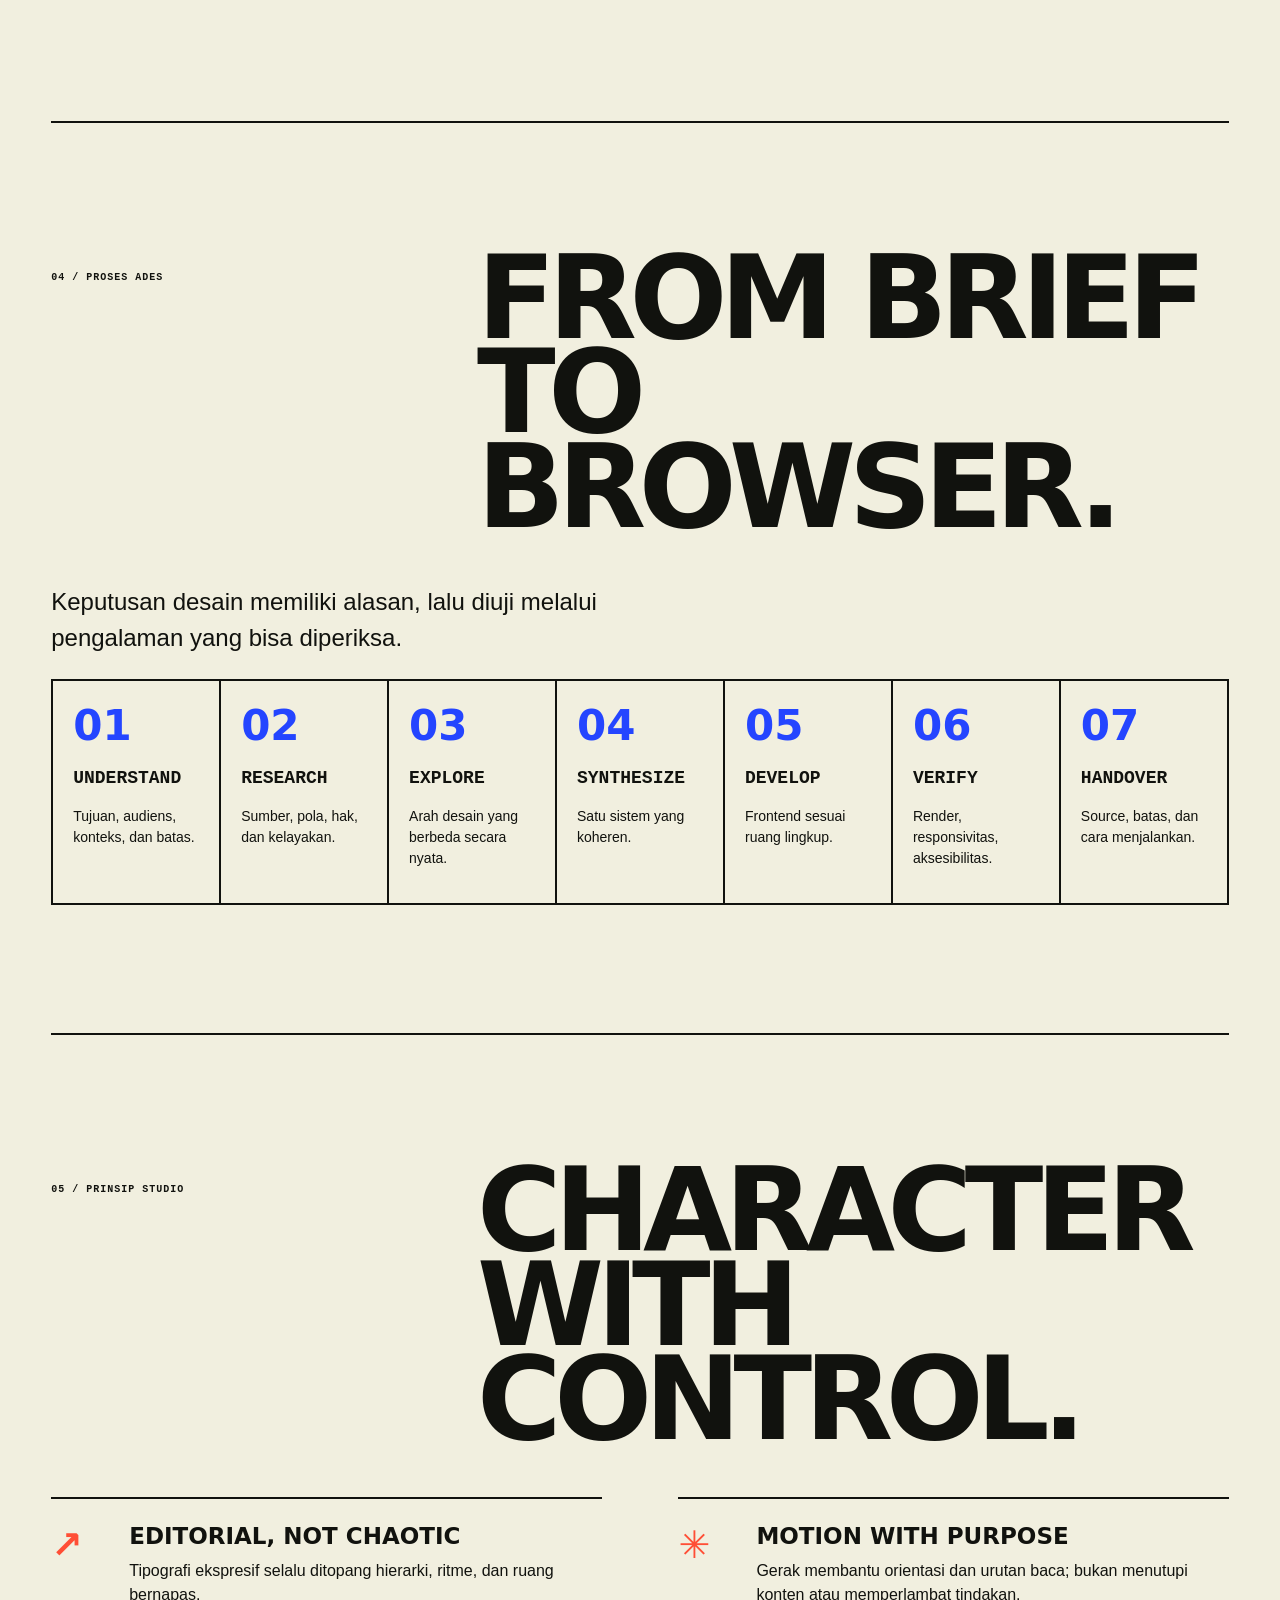
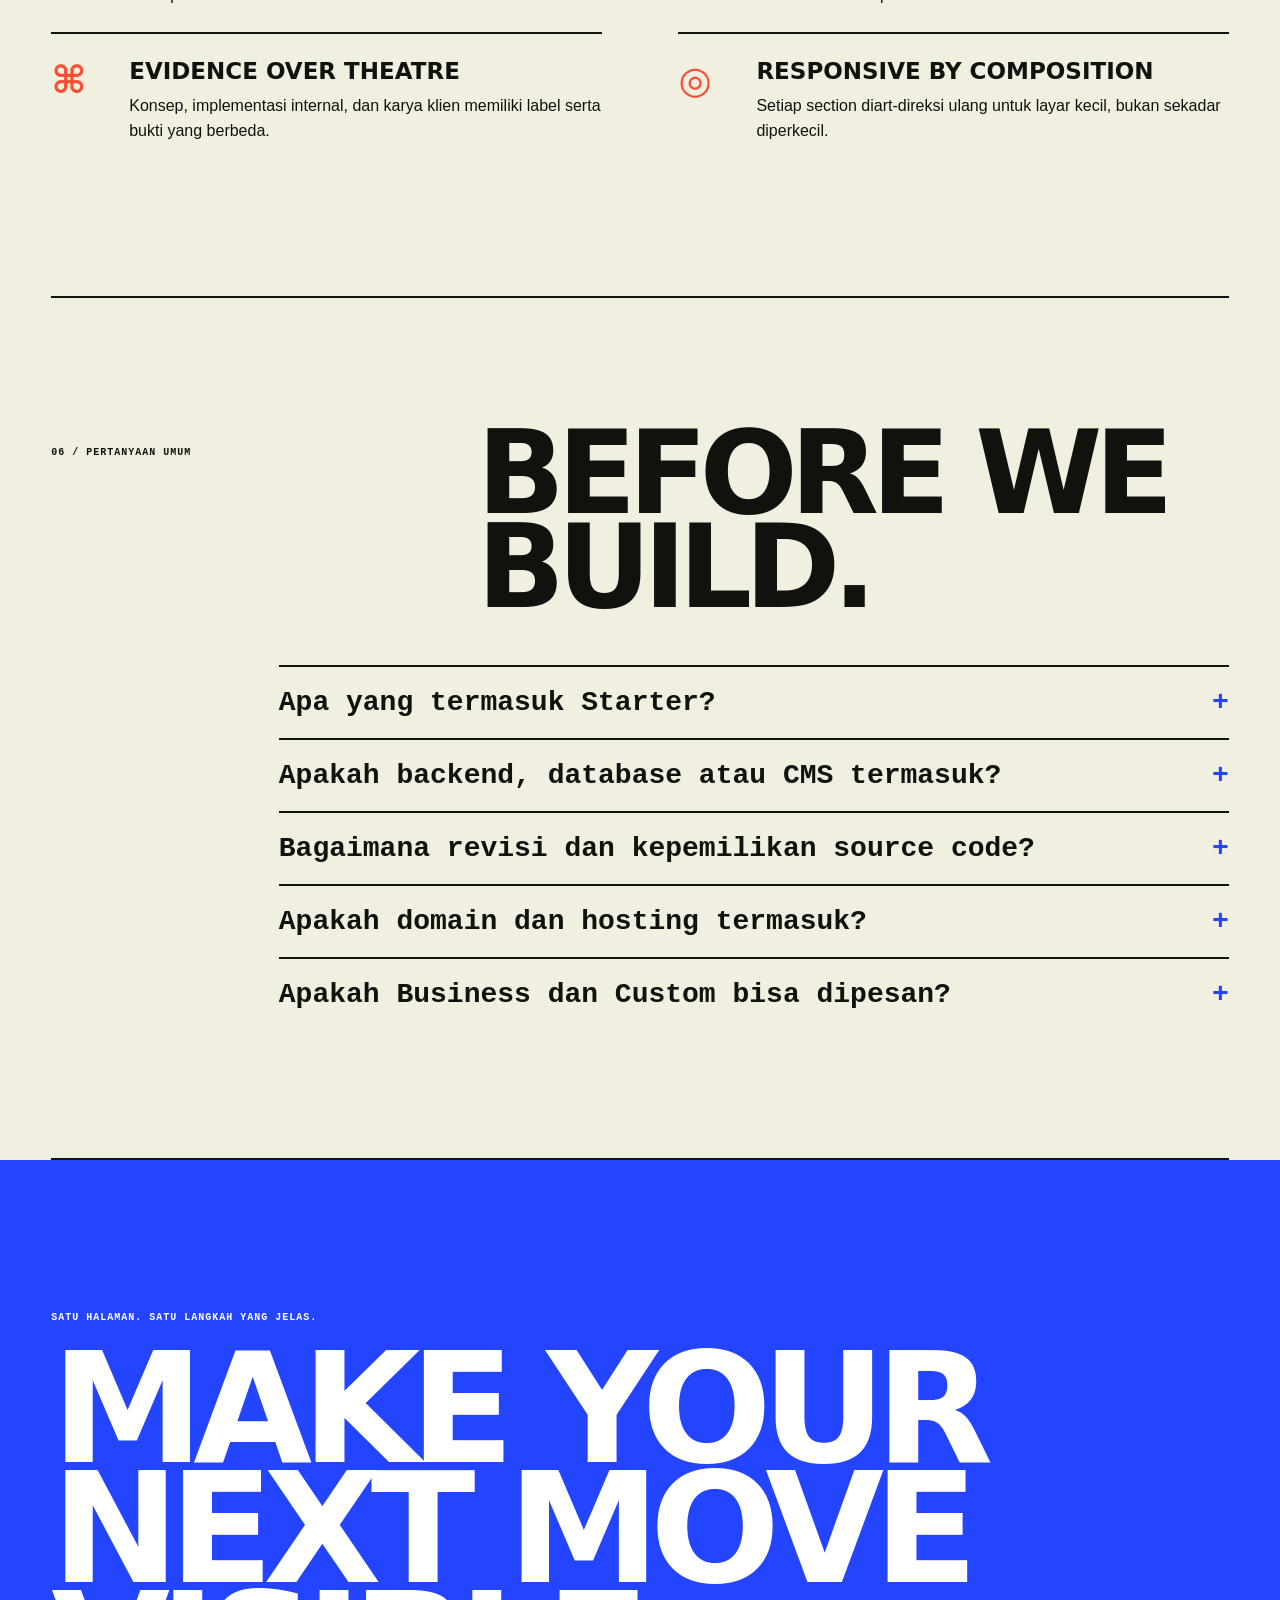
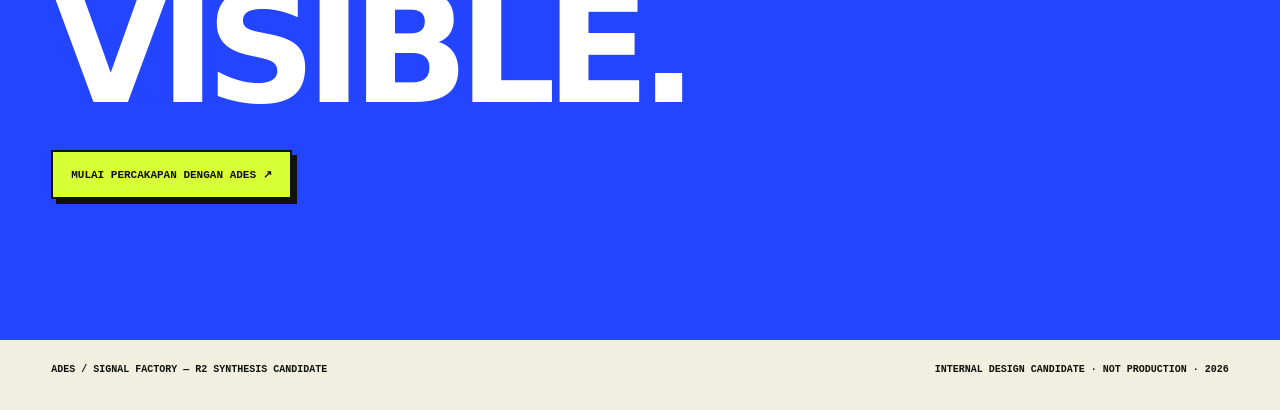
<file: r2/ades-signal-factory-synthesis.html>
<!doctype html>
<html lang="id">
<head>
<meta charset="utf-8">
<meta name="viewport" content="width=device-width, initial-scale=1">
<meta name="theme-color" content="#f1efdf">
<meta name="description" content="ADES — design synthesis R2, Signal Factory direction.">
<title>ADES — Signal Factory / R2 Synthesis</title>
<style>
:root{--paper:#f1efdf;--ink:#11120e;--acid:#d8ff35;--blue:#2445ff;--red:#ff4e35;--line:rgba(17,18,14,.24);--display:Impact,"Arial Black",system-ui,sans-serif;--body:Arial,Helvetica,sans-serif;--mono:ui-monospace,SFMono-Regular,Menlo,monospace;--gutter:clamp(18px,4vw,64px);--ease:cubic-bezier(.2,.75,.2,1)}
*{box-sizing:border-box}html{scroll-behavior:smooth;scroll-padding-top:88px}body{margin:0;background:var(--paper);color:var(--ink);font-family:var(--body)}a{color:inherit}a:focus-visible,summary:focus-visible{outline:3px solid var(--blue);outline-offset:5px}.wrap{width:min(1500px,100% - var(--gutter)*2);margin:auto}.mono,.eyebrow,.meta,.nav a,.section-no,.tag{font:700 10px/1.45 var(--mono);letter-spacing:.1em;text-transform:uppercase}.header{position:sticky;top:0;z-index:20;background:var(--paper);border-bottom:1px solid var(--ink)}.header-inner{min-height:72px;display:flex;align-items:center;justify-content:space-between;gap:24px}.brand{font:900 27px/.8 var(--display);letter-spacing:-.06em;text-decoration:none}.nav{display:flex;gap:clamp(12px,2vw,28px)}.nav a{text-decoration:none;border-bottom:1px solid transparent;padding:8px 0}.nav a:hover{border-color:var(--ink)}.header-cta{background:var(--ink);color:var(--acid);padding:13px 16px;text-decoration:none;font:800 10px var(--mono);text-transform:uppercase}.hero{padding:clamp(70px,10vw,150px) 0 76px;display:grid;grid-template-columns:minmax(0,1.4fr) minmax(230px,.6fr);gap:4vw;align-items:end}.hero h1{font:900 clamp(82px,16vw,230px)/.76 var(--display);letter-spacing:-.075em;text-transform:uppercase;margin:22px 0 30px;max-width:1100px}.hero h1 span{display:block;color:var(--blue);margin-left:clamp(24px,12vw,180px)}.hero-side{border-left:2px solid var(--ink);padding:8px 0 8px 22px;max-width:350px}.hero-side p{font-size:clamp(17px,1.6vw,21px);line-height:1.4;font-weight:700}.button{display:inline-flex;gap:24px;align-items:center;padding:16px 18px;background:var(--acid);border:2px solid var(--ink);box-shadow:5px 5px 0 var(--ink);text-decoration:none;font:900 11px var(--mono);text-transform:uppercase;transition:transform .22s var(--ease),box-shadow .22s var(--ease)}.button:hover{transform:translate(3px,3px);box-shadow:2px 2px 0 var(--ink)}.hero-art{min-height:clamp(230px,34vw,470px);background:var(--blue);border:2px solid var(--ink);position:relative;overflow:hidden;display:grid;grid-template-columns:repeat(12,1fr);grid-template-rows:repeat(5,1fr);gap:2px;padding:14px;isolation:isolate}.hero-art:before{content:"";position:absolute;width:40vw;aspect-ratio:1;border:clamp(20px,3vw,48px) solid var(--acid);border-radius:50%;right:7%;top:-62%;box-shadow:0 0 0 2px var(--ink),0 0 0 18px var(--red);z-index:-1}.hero-art:after{content:"ADES / DIGITAL PRESENCE";position:absolute;left:20px;bottom:20px;color:var(--paper);font:900 clamp(24px,5vw,68px)/.86 var(--display);letter-spacing:-.04em}.cell{border:1px solid rgba(255,255,255,.28)}.cell:nth-child(3n){background:var(--red)}.cell:nth-child(4n){background:var(--acid)}.ticker{margin-top:24px;background:var(--ink);color:var(--acid);overflow:hidden;white-space:nowrap;padding:17px 0;font:900 clamp(22px,3vw,42px)/1 var(--display)}.ticker span{display:inline-block;padding-right:32px}.section{padding:clamp(76px,10vw,145px) 0;border-bottom:2px solid var(--ink)}.section-head{display:grid;grid-template-columns:.65fr 1.35fr;gap:5vw;align-items:start;margin-bottom:50px}.section-no{padding-top:10px}.section h2{font:900 clamp(52px,9vw,126px)/.82 var(--display);letter-spacing:-.065em;text-transform:uppercase;margin:0;max-width:1000px}.intro{max-width:650px;font-size:clamp(18px,2vw,24px);line-height:1.48}.manifesto{display:grid;grid-template-columns:.8fr 1.2fr;gap:8vw;align-items:start}.manifesto strong{font:900 clamp(34px,5vw,68px)/.9 var(--display);letter-spacing:-.05em;text-transform:uppercase}.manifesto p{font-size:clamp(17px,1.7vw,21px);line-height:1.65;max-width:720px}.stamp{display:inline-block;background:var(--red);color:white;padding:9px 12px;transform:rotate(-3deg);font:900 11px var(--mono);text-transform:uppercase}.products{display:grid;grid-template-columns:1.15fr 1fr 1fr;border:2px solid var(--ink)}.product{min-height:360px;padding:clamp(20px,3vw,34px);border-right:2px solid var(--ink);display:flex;flex-direction:column;justify-content:space-between;position:relative;overflow:hidden}.product:last-child{border:0}.product.primary{background:var(--acid)}.product h3{font:900 clamp(44px,6vw,82px)/.82 var(--display);letter-spacing:-.06em;margin:26px 0}.product p{font-size:16px;line-height:1.5;max-width:330px}.product .tag{border:1px solid currentColor;padding:7px 9px;align-self:start}.product.primary .tag{background:var(--ink);color:var(--acid)}.product .mark{font:900 50px var(--display);color:var(--blue)}.work-intro{display:flex;justify-content:space-between;gap:28px;align-items:end;margin-bottom:38px}.work-intro p{max-width:430px;line-height:1.55}.work-grid{display:grid;grid-template-columns:1.15fr .85fr;gap:16px;align-items:start}.work-item{position:relative;min-height:430px;border:2px solid var(--ink);padding:24px;overflow:hidden;display:flex;flex-direction:column;justify-content:space-between}.work-item:first-child{background:var(--blue);color:white}.work-item:last-child{background:var(--red);color:white;margin-top:100px}.work-item .artword{font:900 clamp(54px,9vw,120px)/.78 var(--display);letter-spacing:-.07em;text-transform:uppercase;position:relative;z-index:1}.work-item .orb{position:absolute;width:50%;aspect-ratio:1;border:clamp(16px,3vw,36px) solid var(--acid);border-radius:50%;right:6%;top:14%;box-shadow:0 0 0 2px currentColor,0 0 0 24px rgba(255,255,255,.14)}.work-item:last-child .orb{border-radius:0;transform:rotate(35deg);border-color:var(--acid)}.work-item small{font:700 10px var(--mono);letter-spacing:.1em;text-transform:uppercase;position:relative;z-index:1}.truth-note{margin-top:18px;border-left:4px solid var(--blue);padding:10px 18px;max-width:900px;font-size:14px;line-height:1.55}.pipeline{display:grid;grid-template-columns:repeat(7,1fr);border-top:2px solid var(--ink);border-left:2px solid var(--ink)}.step{padding:20px;min-height:210px;border-right:2px solid var(--ink);border-bottom:2px solid var(--ink)}.step b{font:900 42px var(--display);color:var(--blue)}.step h3{font:900 18px var(--mono);text-transform:uppercase}.step p{font-size:14px;line-height:1.5}.principles{display:grid;grid-template-columns:1fr 1fr;gap:0 6vw}.principle{border-top:2px solid var(--ink);padding:24px 0;display:grid;grid-template-columns:60px 1fr;gap:18px}.principle b{font:900 38px var(--display);color:var(--red)}.principle h3{font:900 23px var(--display);text-transform:uppercase;margin:0 0 10px}.principle p{line-height:1.55;margin:0;max-width:480px}.faq{max-width:950px;margin-left:auto}.faq details{border-top:2px solid var(--ink);padding:20px 0}.faq summary{cursor:pointer;list-style:none;display:flex;justify-content:space-between;gap:20px;font:900 clamp(19px,2.4vw,28px) var(--mono)}.faq summary:after{content:"+";color:var(--blue)}.faq details[open] summary:after{content:"−"}.faq p{max-width:740px;line-height:1.6;font-size:17px}.closing{background:var(--blue);color:white;padding:clamp(80px,11vw,150px) 0}.closing h2{font:900 clamp(66px,12vw,176px)/.78 var(--display);letter-spacing:-.07em;text-transform:uppercase;margin:24px 0 42px}.closing .button{color:var(--ink)}footer{padding:24px 0;display:flex;justify-content:space-between;gap:20px;font:700 10px var(--mono);text-transform:uppercase}
[data-reveal]{opacity:1;transform:none}
@supports (animation-timeline:view()){[data-reveal="up"]{animation:rise .7s var(--ease) both;animation-timeline:view();animation-range:entry 0% entry 38%}@keyframes rise{from{opacity:0;transform:translateY(38px)}to{opacity:1;transform:translateY(0)}}}
@keyframes heroIn{from{opacity:0;transform:translateY(22px);clip-path:inset(0 0 35% 0)}to{opacity:1;transform:none;clip-path:inset(0)}}
@media(prefers-reduced-motion:no-preference){.hero-copy{animation:heroIn .65s var(--ease) both}.hero-art{animation:heroIn .8s .08s var(--ease) both}.ticker span{animation:ticker 28s linear infinite}@keyframes ticker{to{transform:translateX(-28%)}}}
@media(max-width:900px){.hero{grid-template-columns:1fr;padding-top:75px}.hero-side{margin-left:auto;max-width:400px}.section-head{grid-template-columns:1fr;gap:18px}.products{grid-template-columns:1fr}.product{min-height:260px;border-right:0;border-bottom:2px solid var(--ink)}.product:last-child{border-bottom:0}.pipeline{grid-template-columns:repeat(2,1fr)}.step{min-height:160px}.work-grid{grid-template-columns:1fr}.work-item:last-child{margin-top:0}.work-item{min-height:340px}.work-intro{align-items:start;flex-direction:column}}
@media(max-width:620px){.header-inner{flex-wrap:wrap;padding:14px 0}.nav{order:3;width:100%;overflow-x:auto;gap:18px}.header-cta{margin-left:auto}.hero h1{font-size:clamp(72px,19vw,120px)}.hero-art{min-height:230px}.section{padding:72px 0}.manifesto{grid-template-columns:1fr;gap:20px}.principles{grid-template-columns:1fr}.pipeline{grid-template-columns:1fr 1fr}.step{padding:14px;min-height:150px}.work-item{min-height:300px}.closing h2{font-size:clamp(64px,17vw,100px)}footer{flex-direction:column}}
@media(max-width:360px){.nav a{font-size:9px}.pipeline{grid-template-columns:1fr}.step{min-height:auto}.hero h1{font-size:68px}}
@media(prefers-reduced-motion:reduce){html{scroll-behavior:auto}*,*:before,*:after{animation:none!important;transition:none!important;scroll-behavior:auto!important}[data-reveal]{opacity:1!important;transform:none!important;clip-path:none!important}}
</style>
</head>
<body>
<a class="mono" href="#main" style="position:absolute;left:-9999px;top:8px" onfocus="this.style.left='8px'">Lewati ke konten utama</a>
<header class="header"><div class="wrap header-inner"><a class="brand" href="#top" aria-label="ADES, ke awal">ADES<span style="color:var(--blue)">/</span></a><nav class="nav" aria-label="Navigasi utama"><a href="#nilai">Nilai</a><a href="#layanan">Layanan</a><a href="#karya">Eksplorasi</a><a href="#proses">Proses</a><a href="#faq">FAQ</a></nav><a class="header-cta" href="https://wa.me/6281246027946" target="_blank" rel="noopener noreferrer">Diskusikan proyek ↗</a></div></header>
<main id="main">
<section class="wrap hero" id="top"><div class="hero-copy"><p class="eyebrow">ADES / AI Design Exploration & Synthesis — Digital studio</p><h1>Make your <span>signal</span> matter.</h1></div><aside class="hero-side"><p>Website yang membuat nilai bisnis lebih mudah dipahami—dengan karakter visual yang tidak mudah tertukar.</p><a class="button" href="https://wa.me/6281246027946" target="_blank" rel="noopener noreferrer">Mulai percakapan ↗</a><p class="mono">Starter tersedia / satu halaman, satu tujuan</p></aside></section>
<div class="wrap hero-art" role="img" aria-label="Komposisi grafis abstrak berwarna biru, hijau asam dan merah sebagai visual konseptual ADES"><i class="cell"></i><i class="cell"></i><i class="cell"></i><i class="cell"></i><i class="cell"></i><i class="cell"></i><i class="cell"></i><i class="cell"></i><i class="cell"></i><i class="cell"></i><i class="cell"></i><i class="cell"></i></div>
<div class="ticker" aria-label="Prinsip ADES"><span>CLARITY × CHARACTER × CRAFT × EVIDENCE — CLARITY × CHARACTER × CRAFT × EVIDENCE — </span></div>
<section class="wrap section" id="nilai"><div class="section-head"><p class="section-no">01 / Mengapa kejelasan penting</p><h2>Good design is a business signal.</h2></div><div class="manifesto"><strong>Bukan sekadar tampilan. Buat hal penting terlihat.</strong><div><span class="stamp">Riset → arah → pengalaman</span><p>ADES menyusun struktur informasi, bahasa visual, dan jalur tindakan sebagai satu sistem. Pengunjung perlu memahami apa yang ditawarkan, mengapa relevan, dan apa langkah berikutnya—tanpa harus menebak.</p></div></div></section>
<section class="wrap section" id="layanan"><div class="section-head"><p class="section-no">02 / Kapabilitas produk</p><h2>Three horizons. One ready offer.</h2></div><p class="intro">Status kemampuan disampaikan apa adanya. Starter adalah baseline yang tersedia; Business dan Custom belum menjadi penawaran produksi umum.</p><div class="products"><article class="product primary"><span class="tag">01 / Tersedia</span><div><h3>Starter</h3><p>Satu landing page statis untuk satu bisnis, satu audiens utama, dan satu tujuan pengunjung.</p></div><b class="mark">01 ↗</b></article><article class="product"><span class="tag">02 / Dalam pengembangan</span><div><h3>Business</h3><p>Website multi-halaman static-first. Masih dalam pengembangan dan validasi; belum tersedia sebagai paket standar.</p></div><b class="mark">02</b></article><article class="product"><span class="tag">03 / Kapabilitas masa depan</span><div><h3>Custom</h3><p>Aplikasi dan workflow kompleks. Belum dikembangkan atau tersedia untuk komitmen produksi.</p></div><b class="mark">03</b></article></div></section>
<section class="wrap section" id="karya"><div class="work-intro"><div><p class="section-no">03 / Internal work & design exploration</p><h2 style="font:900 clamp(52px,9vw,126px)/.82 var(--display);letter-spacing:-.065em;text-transform:uppercase;margin:18px 0">Ideas in<br>progress.</h2></div><p>Ruang eksplorasi ini memperlihatkan cara ADES menguji komposisi, hierarki, dan sistem visual. Status setiap item dibedakan dari website produksi.</p></div><div class="work-grid"><article class="work-item"><small>R1 / Concept 01 — Signal Factory</small><span class="artword">Cut<br>through<br>noise.</span><i class="orb" aria-hidden="true"></i><small>Internal design concept · bukan proyek klien · bukan website produksi</small></article><article class="work-item"><small>Internal build / ADES V1</small><span class="artword">Built<br>to be<br>checked.</span><i class="orb" aria-hidden="true"></i><small>Implementasi internal · source tersedia · preview render belum diverifikasi</small></article></div><p class="truth-note"><strong>Catatan status:</strong> dua item di atas adalah bukti eksplorasi internal dan source implementasi internal, bukan portofolio klien. Preview produksi pihak lain hanya akan ditambahkan setelah source, render pada browser, status proyek, hak publikasi, dan izin dapat diverifikasi. Visual di panel ini adalah artwork konseptual, bukan screenshot website.</p></section>
<section class="wrap section" id="proses"><div class="section-head"><p class="section-no">04 / Proses ADES</p><h2>From brief to browser.</h2></div><p class="intro">Keputusan desain memiliki alasan, lalu diuji melalui pengalaman yang bisa diperiksa.</p><div class="pipeline"><article class="step"><b>01</b><h3>Understand</h3><p>Tujuan, audiens, konteks, dan batas.</p></article><article class="step"><b>02</b><h3>Research</h3><p>Sumber, pola, hak, dan kelayakan.</p></article><article class="step"><b>03</b><h3>Explore</h3><p>Arah desain yang berbeda secara nyata.</p></article><article class="step"><b>04</b><h3>Synthesize</h3><p>Satu sistem yang koheren.</p></article><article class="step"><b>05</b><h3>Develop</h3><p>Frontend sesuai ruang lingkup.</p></article><article class="step"><b>06</b><h3>Verify</h3><p>Render, responsivitas, aksesibilitas.</p></article><article class="step"><b>07</b><h3>Handover</h3><p>Source, batas, dan cara menjalankan.</p></article></div></section>
<section class="wrap section"><div class="section-head"><p class="section-no">05 / Prinsip studio</p><h2>Character with control.</h2></div><div class="principles"><article class="principle"><b>↗</b><div><h3>Editorial, not chaotic</h3><p>Tipografi ekspresif selalu ditopang hierarki, ritme, dan ruang bernapas.</p></div></article><article class="principle"><b>✳</b><div><h3>Motion with purpose</h3><p>Gerak membantu orientasi dan urutan baca; bukan menutupi konten atau memperlambat tindakan.</p></div></article><article class="principle"><b>⌘</b><div><h3>Evidence over theatre</h3><p>Konsep, implementasi internal, dan karya klien memiliki label serta bukti yang berbeda.</p></div></article><article class="principle"><b>◎</b><div><h3>Responsive by composition</h3><p>Setiap section diart-direksi ulang untuk layar kecil, bukan sekadar diperkecil.</p></div></article></div></section>
<section class="wrap section" id="faq"><div class="section-head"><p class="section-no">06 / Pertanyaan umum</p><h2>Before we build.</h2></div><div class="faq"><details><summary>Apa yang termasuk Starter?</summary><p>Satu halaman publik untuk satu bisnis, satu audiens utama, dan satu tujuan konversi; desain, frontend, interaksi yang disepakati, QA, dan handover.</p></details><details><summary>Apakah backend, database atau CMS termasuk?</summary><p>Tidak secara default. Starter static-first dan tidak mencakup backend, database, autentikasi, atau CMS.</p></details><details><summary>Bagaimana revisi dan kepemilikan source code?</summary><p>Jumlah revisi serta ketentuan ownership dan akses source code harus disepakati sebelum proyek dimulai.</p></details><details><summary>Apakah domain dan hosting termasuk?</summary><p>Penyedia, biaya berulang, akses, dan tanggung jawab dibahas sebelum komitmen proyek. Tidak diasumsikan otomatis termasuk.</p></details><details><summary>Apakah Business dan Custom bisa dipesan?</summary><p>Belum. Business masih dalam pengembangan dan validasi. Custom merupakan kapabilitas masa depan dan belum tersedia untuk komitmen produksi.</p></details></div></section>
<section class="closing"><div class="wrap"><p class="eyebrow">Satu halaman. Satu langkah yang jelas.</p><h2>Make your<br>next move<br>visible.</h2><a class="button" href="https://wa.me/6281246027946" target="_blank" rel="noopener noreferrer">Mulai percakapan dengan ADES ↗</a></div></section>
</main><footer class="wrap"><span>ADES / Signal Factory — R2 synthesis candidate</span><span>Internal design candidate · not production · 2026</span></footer>
</body></html>
</file>
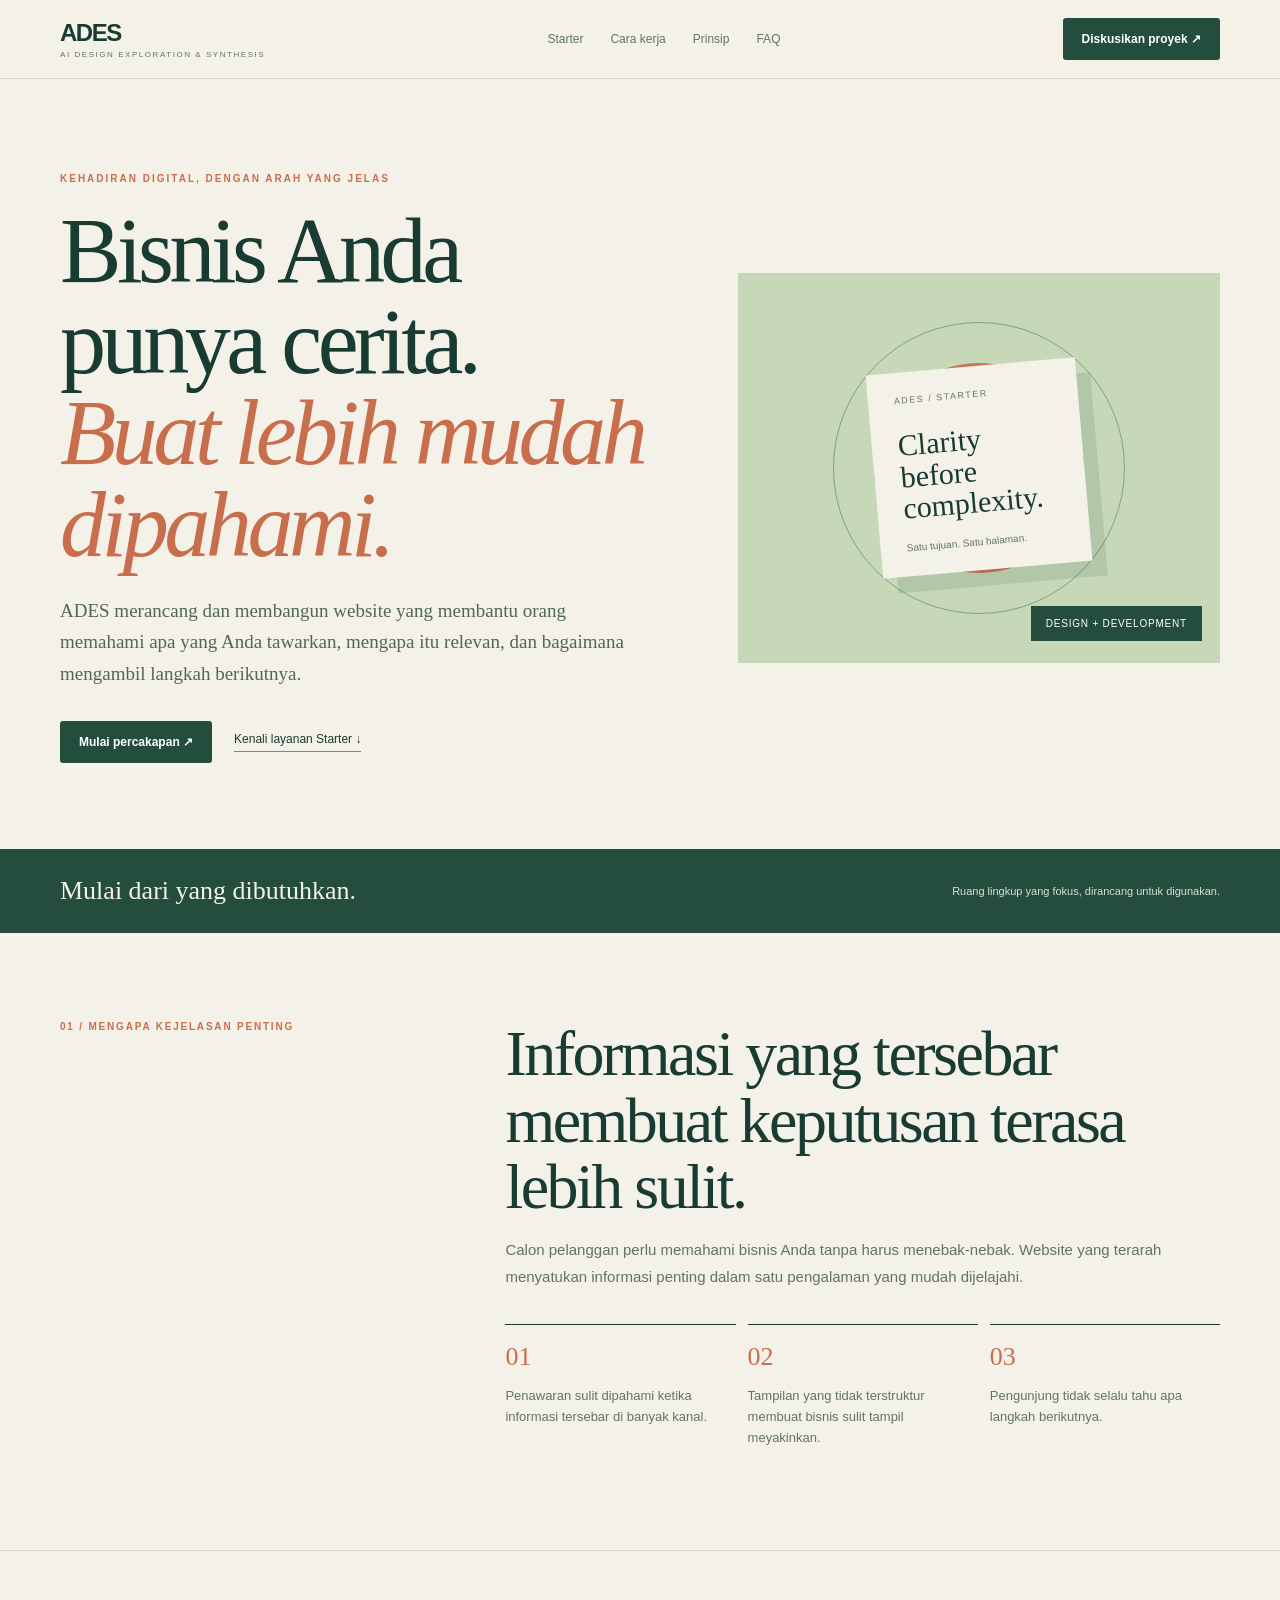
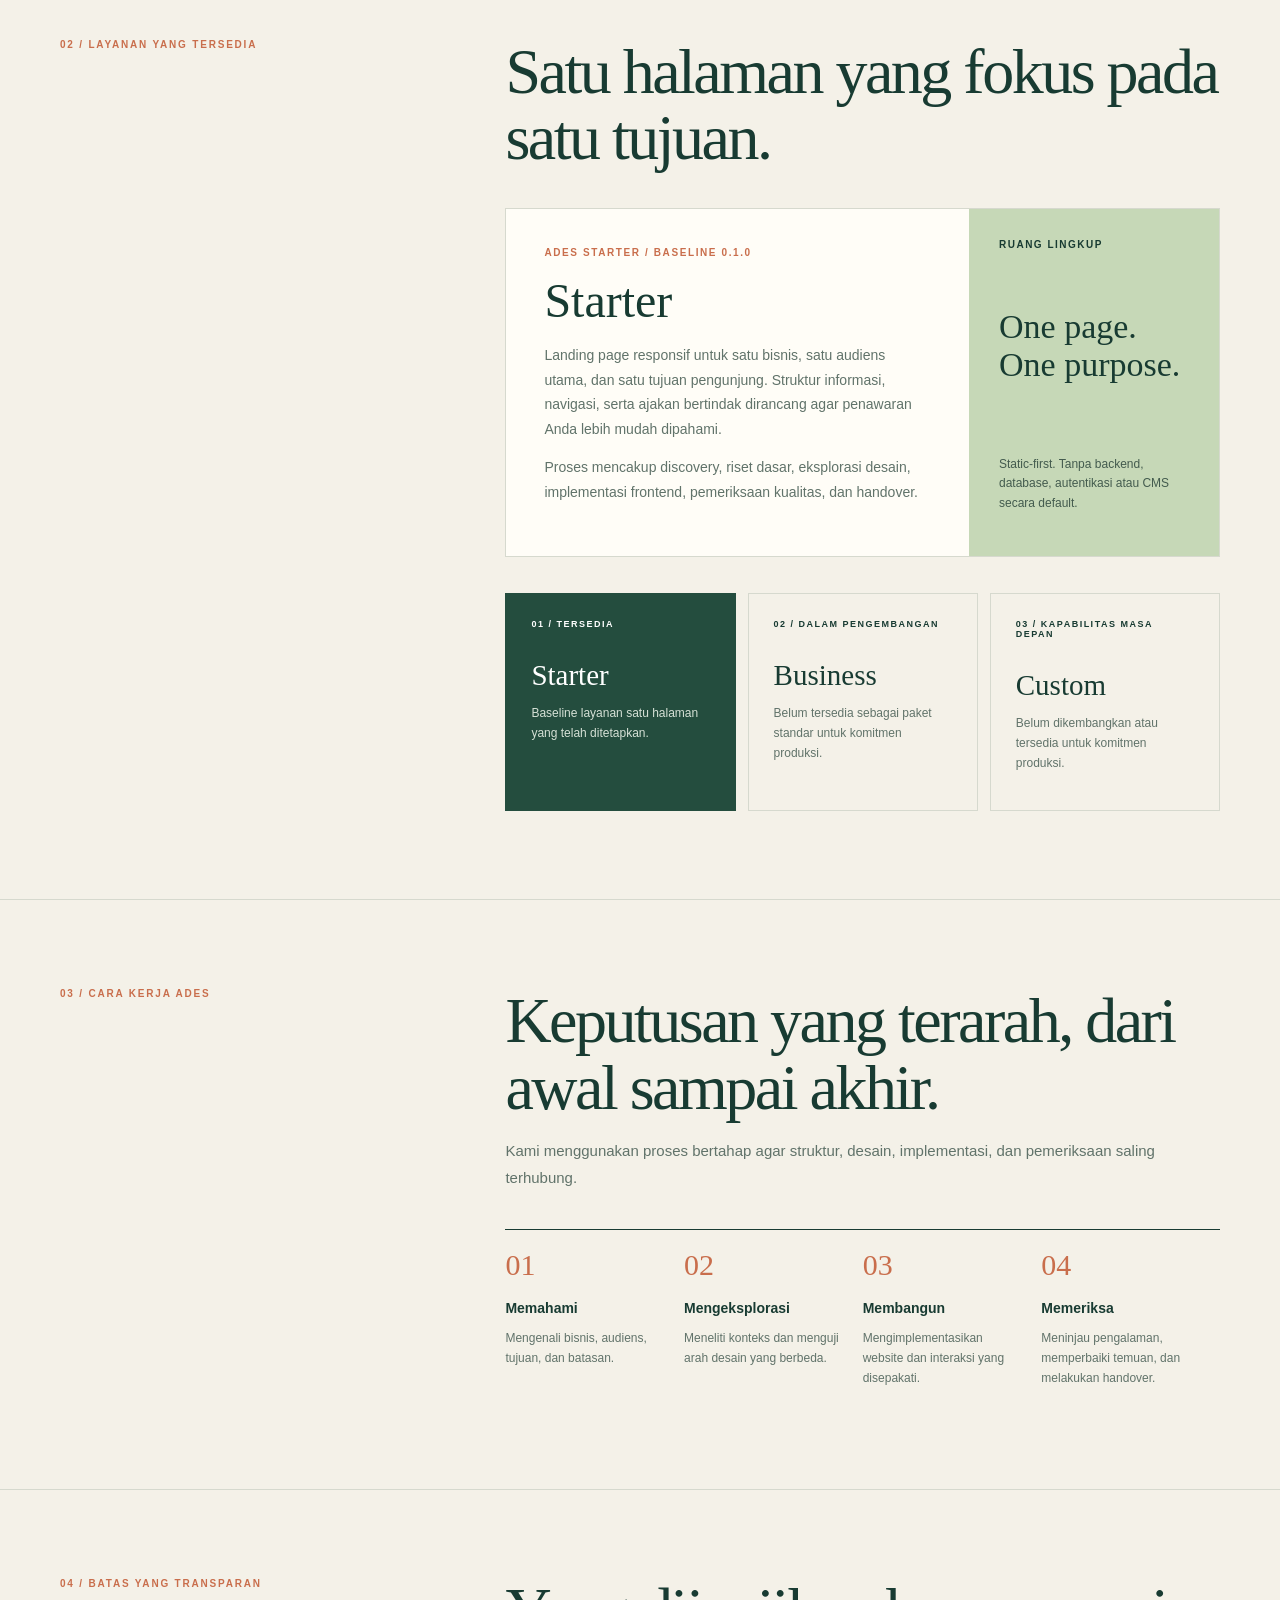
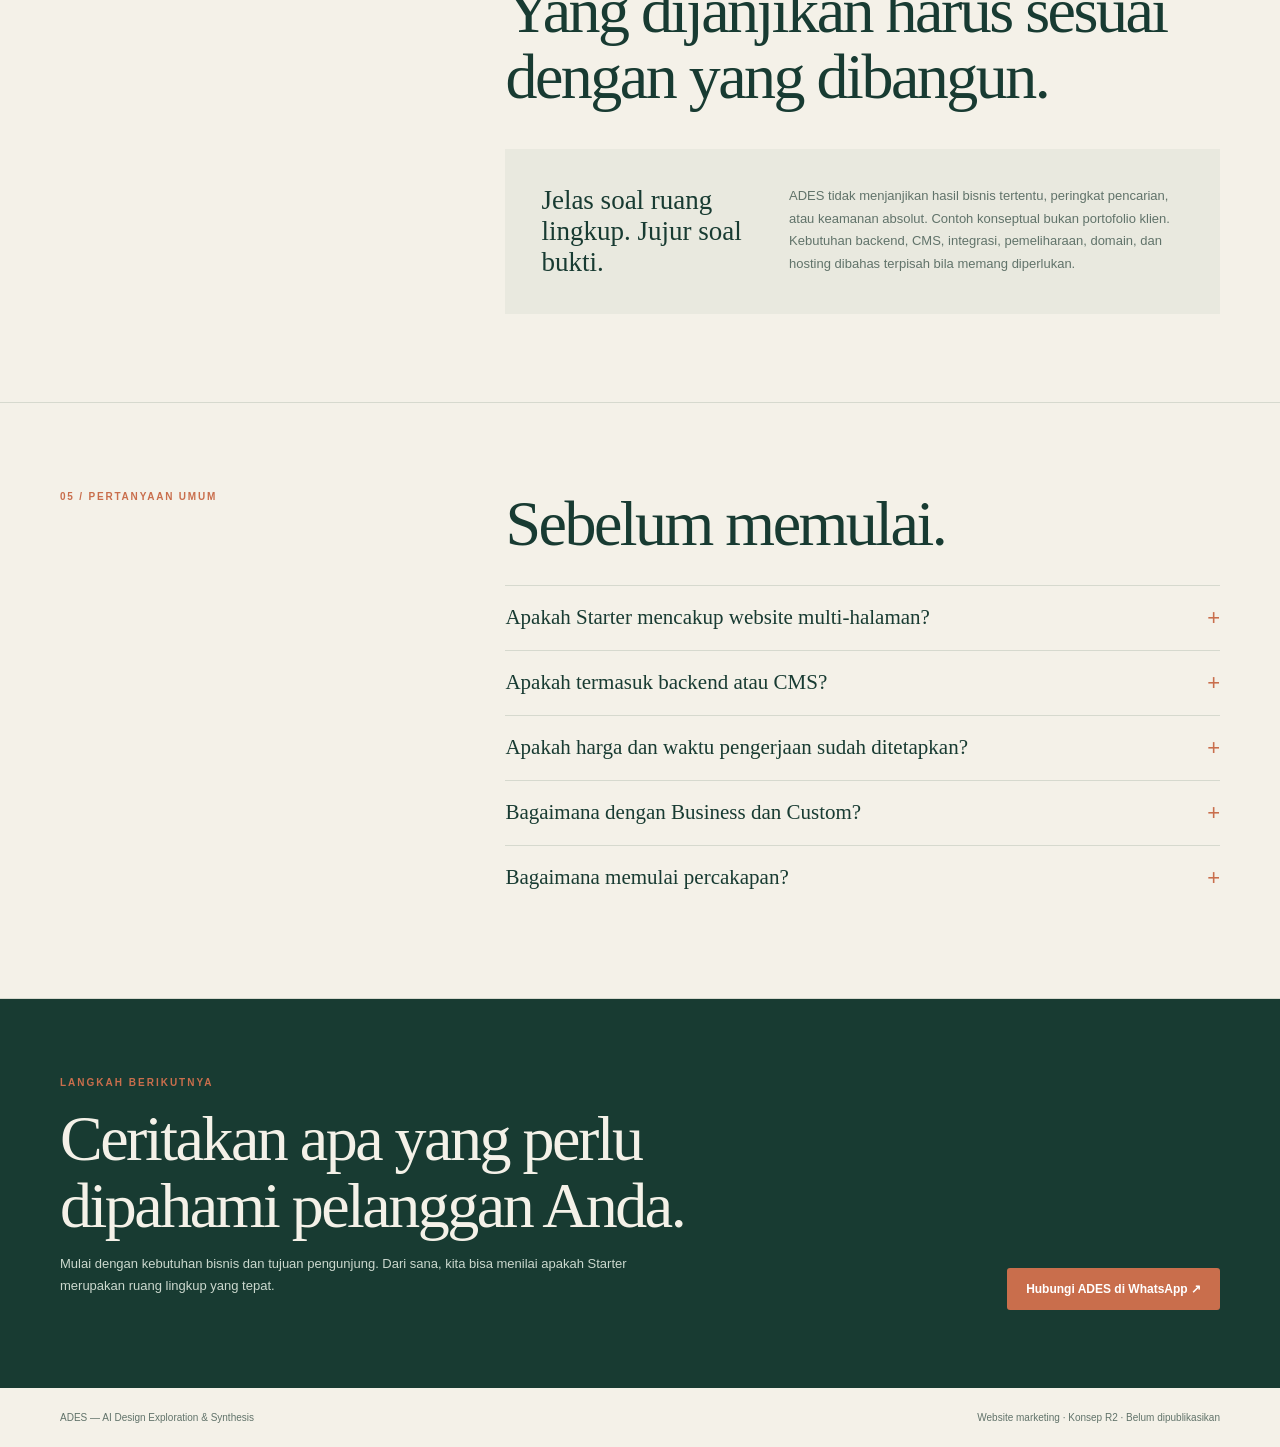
<file: r2/ades-synthesized-direction.html>
<!doctype html>
<html lang="id">
<head>
<meta charset="utf-8">
<meta name="viewport" content="width=device-width,initial-scale=1">
<meta name="description" content="ADES membantu bisnis membangun kehadiran digital yang jelas melalui website satu halaman yang dirancang dan dikembangkan dengan tujuan.">
<meta name="theme-color" content="#f4f1e8">
<title>ADES — Kehadiran digital yang lebih jelas</title>
<style>
:root{--paper:#f4f1e8;--ink:#183b32;--muted:#61736a;--line:#d6d9ce;--green:#244d3e;--leaf:#c6d8b7;--clay:#c96e4c;--white:#fffdf7;--serif:Georgia,"Times New Roman",serif;--sans:Arial,Helvetica,sans-serif;--max:1160px}
*{box-sizing:border-box}
html{scroll-behavior:smooth;scroll-padding-top:92px}
body{margin:0;background:var(--paper);color:var(--ink);font-family:var(--sans);-webkit-font-smoothing:antialiased}
a{color:inherit}
a:focus-visible,summary:focus-visible{outline:3px solid var(--clay);outline-offset:4px}
.skip{position:absolute;left:16px;top:-60px;background:var(--ink);color:white;padding:12px 16px;z-index:20}.skip:focus{top:12px}
.wrap{width:min(var(--max),calc(100% - 56px));margin-inline:auto}
.site-header{position:sticky;top:0;z-index:10;background:rgba(244,241,232,.96);backdrop-filter:blur(12px);border-bottom:1px solid var(--line)}
.header-inner{height:78px;display:flex;align-items:center;justify-content:space-between;gap:28px}
.wordmark{text-decoration:none;font-weight:800;font-size:24px;letter-spacing:-1.5px}.wordmark small{display:block;font-size:8px;font-weight:500;letter-spacing:1.55px;color:var(--muted);margin-top:3px}
.desktop-nav{display:flex;gap:27px;font-size:12px}.desktop-nav a{text-decoration:none;color:var(--muted)}.desktop-nav a:hover{color:var(--ink)}
.header-cta,.button{display:inline-flex;align-items:center;justify-content:center;gap:10px;text-decoration:none;background:var(--green);color:white;padding:14px 19px;border-radius:3px;font-size:12px;font-weight:700;transition:transform .2s ease,background .2s ease}.header-cta:hover,.button:hover{background:var(--ink);transform:translateY(-2px)}
.mobile-nav{display:none;position:relative}.mobile-nav summary{list-style:none;cursor:pointer;border:1px solid var(--line);padding:12px 14px;font-size:12px}.mobile-nav summary::-webkit-details-marker{display:none}.mobile-nav nav{position:absolute;right:0;top:48px;width:210px;background:var(--white);border:1px solid var(--line);box-shadow:0 14px 32px #183b3218;padding:10px}.mobile-nav nav a{display:block;padding:12px;text-decoration:none;font-size:13px}
.hero{padding:94px 0 86px;display:grid;grid-template-columns:1.1fr .9fr;gap:7vw;align-items:center}
.eyebrow{font-size:10px;letter-spacing:2px;text-transform:uppercase;font-weight:700;color:var(--clay)}
.hero h1{font:clamp(54px,7.2vw,96px)/.99 var(--serif);font-weight:400;letter-spacing:-4.5px;margin:22px 0 24px;max-width:720px}
.hero h1 em{font-weight:400;color:var(--clay)}
.lead{font:19px/1.65 var(--serif);color:#52665c;max-width:570px}
.hero-actions{display:flex;align-items:center;gap:22px;margin-top:32px;flex-wrap:wrap}.text-link{font-size:12px;text-decoration:none;border-bottom:1px solid var(--clay);padding-bottom:5px}
.hero-art{min-height:390px;background:var(--leaf);position:relative;overflow:hidden;display:grid;place-items:center}
.hero-art:before{content:"";position:absolute;width:290px;height:290px;border:1px solid #244d3e66;border-radius:50%;left:50%;top:50%;transform:translate(-50%,-50%)}
.hero-art:after{content:"";position:absolute;width:210px;height:210px;border-radius:50%;background:var(--clay);left:50%;top:50%;transform:translate(-50%,-50%);opacity:.95}
.art-card{position:relative;z-index:1;background:var(--paper);padding:23px 26px;width:210px;transform:rotate(-5deg);box-shadow:14px 16px 0 #183b321c}
.art-card span{display:block;font-size:9px;letter-spacing:1.5px;color:var(--muted);margin-bottom:24px}.art-card strong{font:30px/1.05 var(--serif);font-weight:400;display:block}.art-card small{display:block;margin-top:18px;font-size:10px;color:var(--muted)}
.art-note{position:absolute;z-index:2;right:18px;bottom:22px;background:var(--green);color:white;padding:12px 15px;font-size:10px;letter-spacing:.8px}
.intro-band{background:var(--green);color:var(--paper);padding:27px 0}.intro-band .wrap{display:flex;justify-content:space-between;align-items:center;gap:30px}.intro-band strong{font:26px var(--serif);font-weight:400}.intro-band span{font-size:11px;color:#d6e1d6}
.section{padding:88px 0;border-bottom:1px solid var(--line)}
.section-grid{display:grid;grid-template-columns:.48fr 1fr;gap:8vw}
.section-label{font-size:10px;letter-spacing:1.8px;text-transform:uppercase;color:var(--clay);font-weight:700}
h2{font:clamp(38px,5vw,64px)/1.04 var(--serif);font-weight:400;letter-spacing:-2.5px;margin:0}
.section-copy{font-size:15px;line-height:1.8;color:var(--muted);max-width:680px}
.problem-list{display:grid;grid-template-columns:repeat(3,1fr);gap:12px;margin-top:34px}
.problem{border-top:1px solid var(--ink);padding:17px 14px 0 0}.problem b{font:26px var(--serif);font-weight:400;color:var(--clay)}.problem p{font-size:13px;line-height:1.65;color:var(--muted)}
.offer{background:var(--white);border:1px solid var(--line);display:grid;grid-template-columns:1fr 250px;margin-top:36px}
.offer-main{padding:38px}.offer-kicker{font-size:10px;letter-spacing:1.6px;color:var(--clay);font-weight:700}.offer h3{font:48px var(--serif);font-weight:400;margin:15px 0}.offer-main p{font-size:14px;line-height:1.75;color:var(--muted);max-width:650px}
.offer-side{background:var(--leaf);padding:30px;display:flex;flex-direction:column;justify-content:space-between}.offer-side span{font-size:10px;letter-spacing:1.5px;font-weight:700}.offer-side strong{font:34px var(--serif);font-weight:400}.offer-side p{font-size:12px;line-height:1.65;color:#435b4e}
.capabilities{display:grid;grid-template-columns:repeat(3,1fr);gap:12px;margin-top:36px}.capability{padding:25px;border:1px solid var(--line);min-height:200px}.capability.current{background:var(--green);color:white;border-color:var(--green)}.capability .state{font-size:9px;letter-spacing:1.5px;font-weight:700}.capability h3{font:29px var(--serif);font-weight:400;margin:30px 0 12px}.capability p{font-size:12px;line-height:1.65;color:var(--muted)}.capability.current p{color:#d6e1d6}
.steps{display:grid;grid-template-columns:repeat(4,1fr);gap:0;margin-top:38px}.step{border-top:1px solid var(--ink);padding:18px 18px 0 0}.step b{font:30px var(--serif);font-weight:400;color:var(--clay)}.step h3{font-size:14px;margin:18px 0 9px}.step p{font-size:12px;line-height:1.7;color:var(--muted)}
.trust{background:#e9e9df;padding:36px;margin-top:38px;display:grid;grid-template-columns:.7fr 1.3fr;gap:35px}.trust strong{font:27px/1.15 var(--serif);font-weight:400}.trust p{font-size:13px;line-height:1.75;color:var(--muted);margin:0}
.faq-list{margin-top:28px}.faq-list details{border-top:1px solid var(--line);padding:19px 0}.faq-list summary{cursor:pointer;font:21px var(--serif);list-style:none;display:flex;justify-content:space-between;gap:20px}.faq-list summary::-webkit-details-marker{display:none}.faq-list summary:after{content:"+";font:22px var(--sans);color:var(--clay)}.faq-list details[open] summary:after{content:"−"}.faq-list details p{font-size:13px;line-height:1.75;color:var(--muted);max-width:720px}
.closing{background:var(--ink);color:var(--paper);padding:78px 0}.closing .wrap{display:grid;grid-template-columns:1fr auto;gap:30px;align-items:end}.closing h2{max-width:760px;margin-top:18px}.closing p{font-size:13px;line-height:1.7;color:#cbd8ce;max-width:580px}.closing .button{background:var(--clay);white-space:nowrap}.footer{padding:24px 0;display:flex;justify-content:space-between;gap:20px;font-size:10px;color:var(--muted)}
@media(max-width:820px){.wrap{width:calc(100% - 40px)}.desktop-nav{display:none}.mobile-nav{display:block}.hero{grid-template-columns:1fr;padding:64px 0;gap:38px}.hero-art{min-height:320px}.section-grid{grid-template-columns:1fr;gap:20px}.offer{grid-template-columns:1fr}.offer-side{gap:24px}.closing .wrap{grid-template-columns:1fr;align-items:start}.closing .button{justify-self:start}}
@media(max-width:560px){.wrap{width:calc(100% - 32px)}.header-inner{height:70px;gap:12px}.wordmark{font-size:21px}.wordmark small{font-size:7px}.header-cta{font-size:10px;padding:12px}.hero{padding:52px 0}.hero h1{font-size:clamp(48px,13vw,68px);letter-spacing:-2.8px}.lead{font-size:17px}.hero-art{min-height:280px}.hero-art:before{width:230px;height:230px}.hero-art:after{width:165px;height:165px}.art-card{width:175px;padding:19px}.art-card strong{font-size:26px}.intro-band .wrap{display:block}.intro-band span{display:block;margin-top:8px}.section{padding:65px 0}.problem-list,.capabilities{grid-template-columns:1fr}.problem{padding-bottom:8px}.offer-main{padding:26px}.offer h3{font-size:40px}.offer-side{padding:24px}.steps{grid-template-columns:1fr 1fr;row-gap:26px}.trust{grid-template-columns:1fr;padding:25px;gap:15px}.faq-list summary{font-size:18px}.closing{padding:62px 0}.footer{display:block;line-height:2.1}}
@media(prefers-reduced-motion:reduce){html{scroll-behavior:auto}.header-cta,.button{transition:none}.header-cta:hover,.button:hover{transform:none}}
</style>
</head>
<body>
<a class="skip" href="#main">Lewati ke konten utama</a>
<header class="site-header">
  <div class="wrap header-inner">
    <a class="wordmark" href="#top" aria-label="ADES, kembali ke awal">ADES<small>AI DESIGN EXPLORATION & SYNTHESIS</small></a>
    <nav class="desktop-nav" aria-label="Navigasi utama"><a href="#starter">Starter</a><a href="#cara-kerja">Cara kerja</a><a href="#tentang">Prinsip</a><a href="#faq">FAQ</a></nav>
    <details class="mobile-nav"><summary aria-label="Buka navigasi">Menu +</summary><nav aria-label="Navigasi seluler"><a href="#starter">Starter</a><a href="#cara-kerja">Cara kerja</a><a href="#tentang">Prinsip</a><a href="#faq">FAQ</a></nav></details>
    <a class="header-cta" href="https://wa.me/6281246027946" target="_blank" rel="noopener noreferrer">Diskusikan proyek ↗</a>
  </div>
</header>
<main id="main">
<section class="wrap hero" id="top">
  <div><div class="eyebrow">Kehadiran digital, dengan arah yang jelas</div><h1>Bisnis Anda punya cerita. <em>Buat lebih mudah dipahami.</em></h1><p class="lead">ADES merancang dan membangun website yang membantu orang memahami apa yang Anda tawarkan, mengapa itu relevan, dan bagaimana mengambil langkah berikutnya.</p><div class="hero-actions"><a class="button" href="https://wa.me/6281246027946" target="_blank" rel="noopener noreferrer">Mulai percakapan ↗</a><a class="text-link" href="#starter">Kenali layanan Starter ↓</a></div></div>
  <div class="hero-art" role="img" aria-label="Ilustrasi konseptual tentang ide bisnis yang disusun menjadi pengalaman digital"><div class="art-card"><span>ADES / STARTER</span><strong>Clarity<br>before<br>complexity.</strong><small>Satu tujuan. Satu halaman.</small></div><div class="art-note">DESIGN + DEVELOPMENT</div></div>
</section>
<div class="intro-band"><div class="wrap"><strong>Mulai dari yang dibutuhkan.</strong><span>Ruang lingkup yang fokus, dirancang untuk digunakan.</span></div></div>
<section class="section" id="tentang"><div class="wrap section-grid"><div class="section-label">01 / Mengapa kejelasan penting</div><div><h2>Informasi yang tersebar membuat keputusan terasa lebih sulit.</h2><p class="section-copy">Calon pelanggan perlu memahami bisnis Anda tanpa harus menebak-nebak. Website yang terarah menyatukan informasi penting dalam satu pengalaman yang mudah dijelajahi.</p><div class="problem-list"><article class="problem"><b>01</b><p>Penawaran sulit dipahami ketika informasi tersebar di banyak kanal.</p></article><article class="problem"><b>02</b><p>Tampilan yang tidak terstruktur membuat bisnis sulit tampil meyakinkan.</p></article><article class="problem"><b>03</b><p>Pengunjung tidak selalu tahu apa langkah berikutnya.</p></article></div></div></div></section>
<section class="section" id="starter"><div class="wrap section-grid"><div class="section-label">02 / Layanan yang tersedia</div><div><h2>Satu halaman yang fokus pada satu tujuan.</h2><div class="offer"><div class="offer-main"><div class="offer-kicker">ADES STARTER / BASELINE 0.1.0</div><h3>Starter</h3><p>Landing page responsif untuk satu bisnis, satu audiens utama, dan satu tujuan pengunjung. Struktur informasi, navigasi, serta ajakan bertindak dirancang agar penawaran Anda lebih mudah dipahami.</p><p>Proses mencakup discovery, riset dasar, eksplorasi desain, implementasi frontend, pemeriksaan kualitas, dan handover.</p></div><aside class="offer-side"><span>RUANG LINGKUP</span><strong>One page.<br>One purpose.</strong><p>Static-first. Tanpa backend, database, autentikasi atau CMS secara default.</p></aside></div><div class="capabilities"><article class="capability current"><div class="state">01 / TERSEDIA</div><h3>Starter</h3><p>Baseline layanan satu halaman yang telah ditetapkan.</p></article><article class="capability"><div class="state">02 / DALAM PENGEMBANGAN</div><h3>Business</h3><p>Belum tersedia sebagai paket standar untuk komitmen produksi.</p></article><article class="capability"><div class="state">03 / KAPABILITAS MASA DEPAN</div><h3>Custom</h3><p>Belum dikembangkan atau tersedia untuk komitmen produksi.</p></article></div></div></div></section>
<section class="section" id="cara-kerja"><div class="wrap section-grid"><div class="section-label">03 / Cara kerja ADES</div><div><h2>Keputusan yang terarah, dari awal sampai akhir.</h2><p class="section-copy">Kami menggunakan proses bertahap agar struktur, desain, implementasi, dan pemeriksaan saling terhubung.</p><div class="steps"><article class="step"><b>01</b><h3>Memahami</h3><p>Mengenali bisnis, audiens, tujuan, dan batasan.</p></article><article class="step"><b>02</b><h3>Mengeksplorasi</h3><p>Meneliti konteks dan menguji arah desain yang berbeda.</p></article><article class="step"><b>03</b><h3>Membangun</h3><p>Mengimplementasikan website dan interaksi yang disepakati.</p></article><article class="step"><b>04</b><h3>Memeriksa</h3><p>Meninjau pengalaman, memperbaiki temuan, dan melakukan handover.</p></article></div></div></div></section>
<section class="section"><div class="wrap section-grid"><div class="section-label">04 / Batas yang transparan</div><div><h2>Yang dijanjikan harus sesuai dengan yang dibangun.</h2><div class="trust"><strong>Jelas soal ruang lingkup. Jujur soal bukti.</strong><p>ADES tidak menjanjikan hasil bisnis tertentu, peringkat pencarian, atau keamanan absolut. Contoh konseptual bukan portofolio klien. Kebutuhan backend, CMS, integrasi, pemeliharaan, domain, dan hosting dibahas terpisah bila memang diperlukan.</p></div></div></div></section>
<section class="section" id="faq"><div class="wrap section-grid"><div class="section-label">05 / Pertanyaan umum</div><div><h2>Sebelum memulai.</h2><div class="faq-list"><details><summary>Apakah Starter mencakup website multi-halaman?</summary><p>Tidak. Starter berfokus pada satu halaman publik untuk satu bisnis, satu audiens utama, dan satu tujuan pengunjung.</p></details><details><summary>Apakah termasuk backend atau CMS?</summary><p>Tidak secara default. Starter menggunakan pendekatan static-first tanpa backend, database, autentikasi, atau CMS.</p></details><details><summary>Apakah harga dan waktu pengerjaan sudah ditetapkan?</summary><p>Detail harga, jadwal, batas revisi, dan kebutuhan operasional perlu dikonfirmasi sebelum komitmen proyek.</p></details><details><summary>Bagaimana dengan Business dan Custom?</summary><p>Business masih dalam pengembangan. Custom merupakan kapabilitas masa depan dan belum tersedia untuk komitmen produksi.</p></details><details><summary>Bagaimana memulai percakapan?</summary><p>Hubungi ADES melalui WhatsApp untuk membicarakan kebutuhan dan menilai kecocokan ruang lingkup Starter.</p></details></div></div></div></section>
<section class="closing"><div class="wrap"><div><div class="eyebrow">Langkah berikutnya</div><h2>Ceritakan apa yang perlu dipahami pelanggan Anda.</h2><p>Mulai dengan kebutuhan bisnis dan tujuan pengunjung. Dari sana, kita bisa menilai apakah Starter merupakan ruang lingkup yang tepat.</p></div><a class="button" href="https://wa.me/6281246027946" target="_blank" rel="noopener noreferrer">Hubungi ADES di WhatsApp ↗</a></div></section>
</main>
<footer class="wrap footer"><span>ADES — AI Design Exploration & Synthesis</span><span>Website marketing · Konsep R2 · Belum dipublikasikan</span></footer>
</body>
</html>
</file>
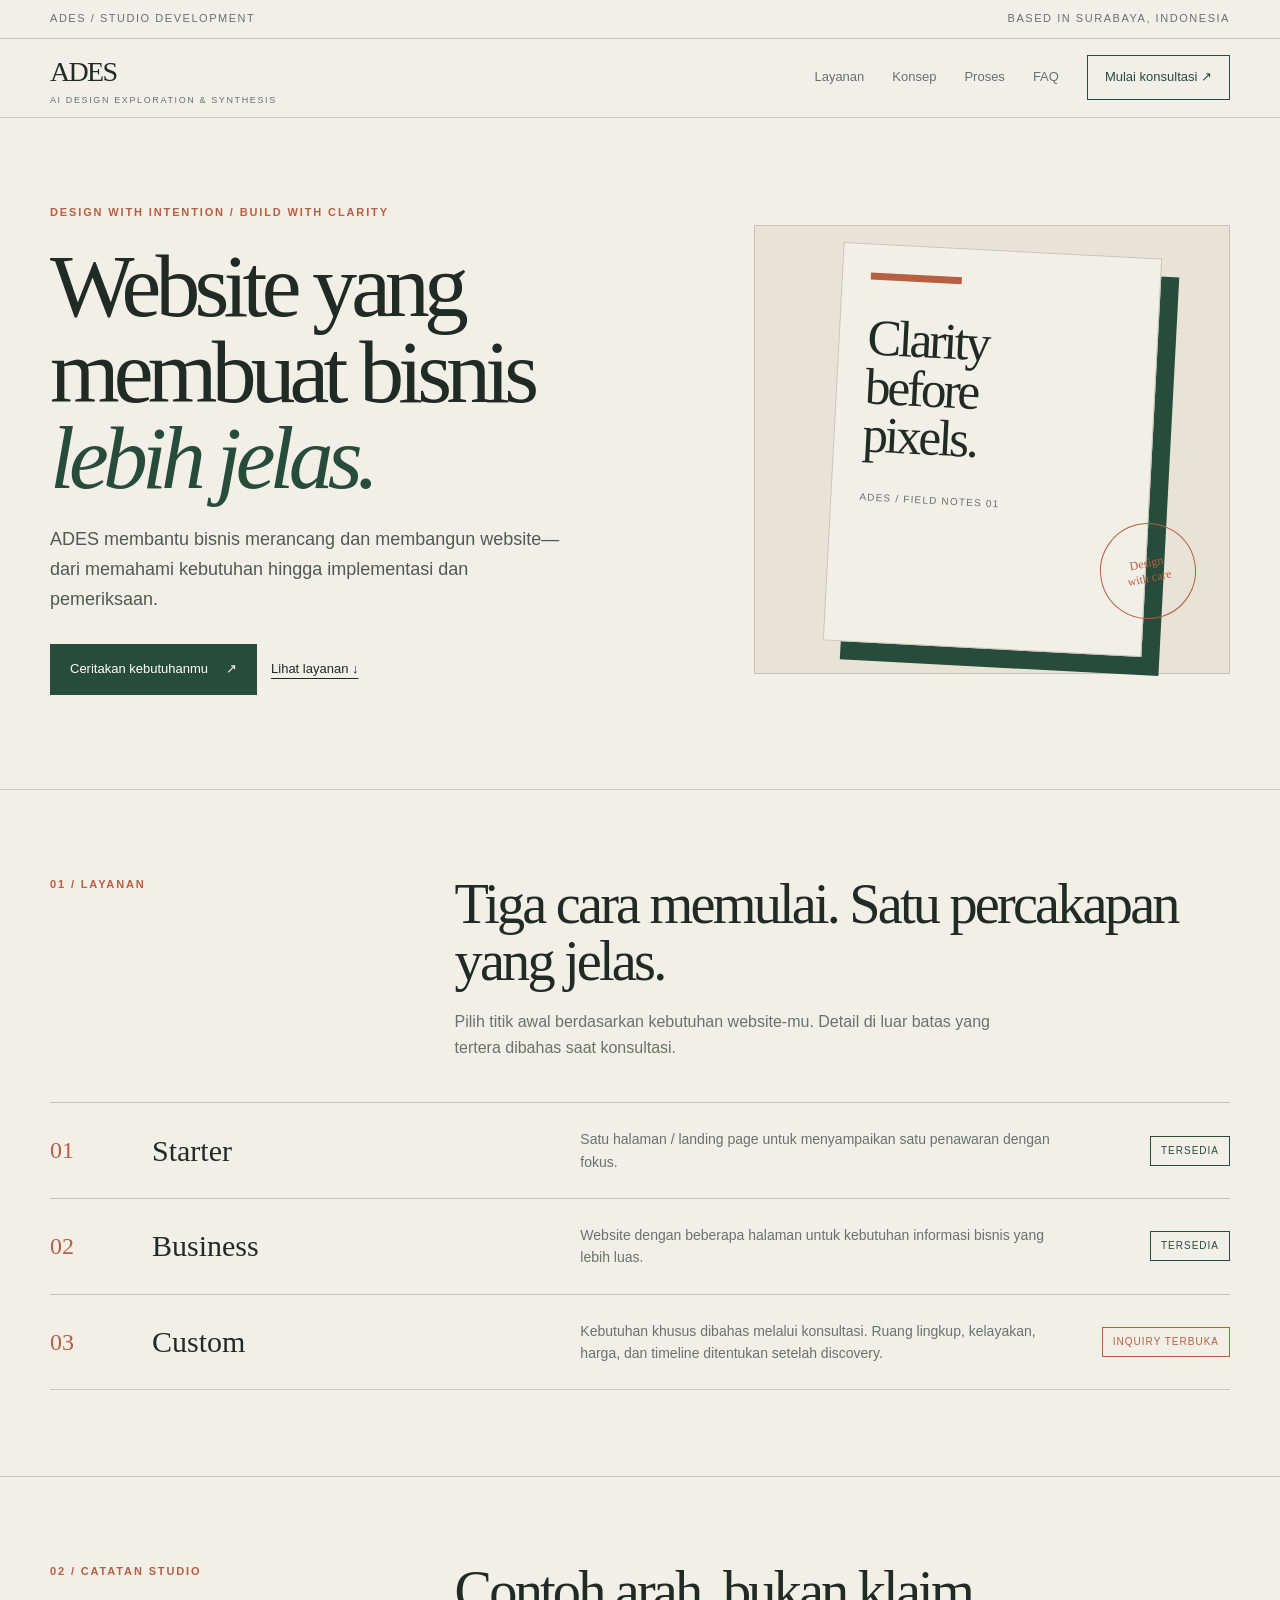
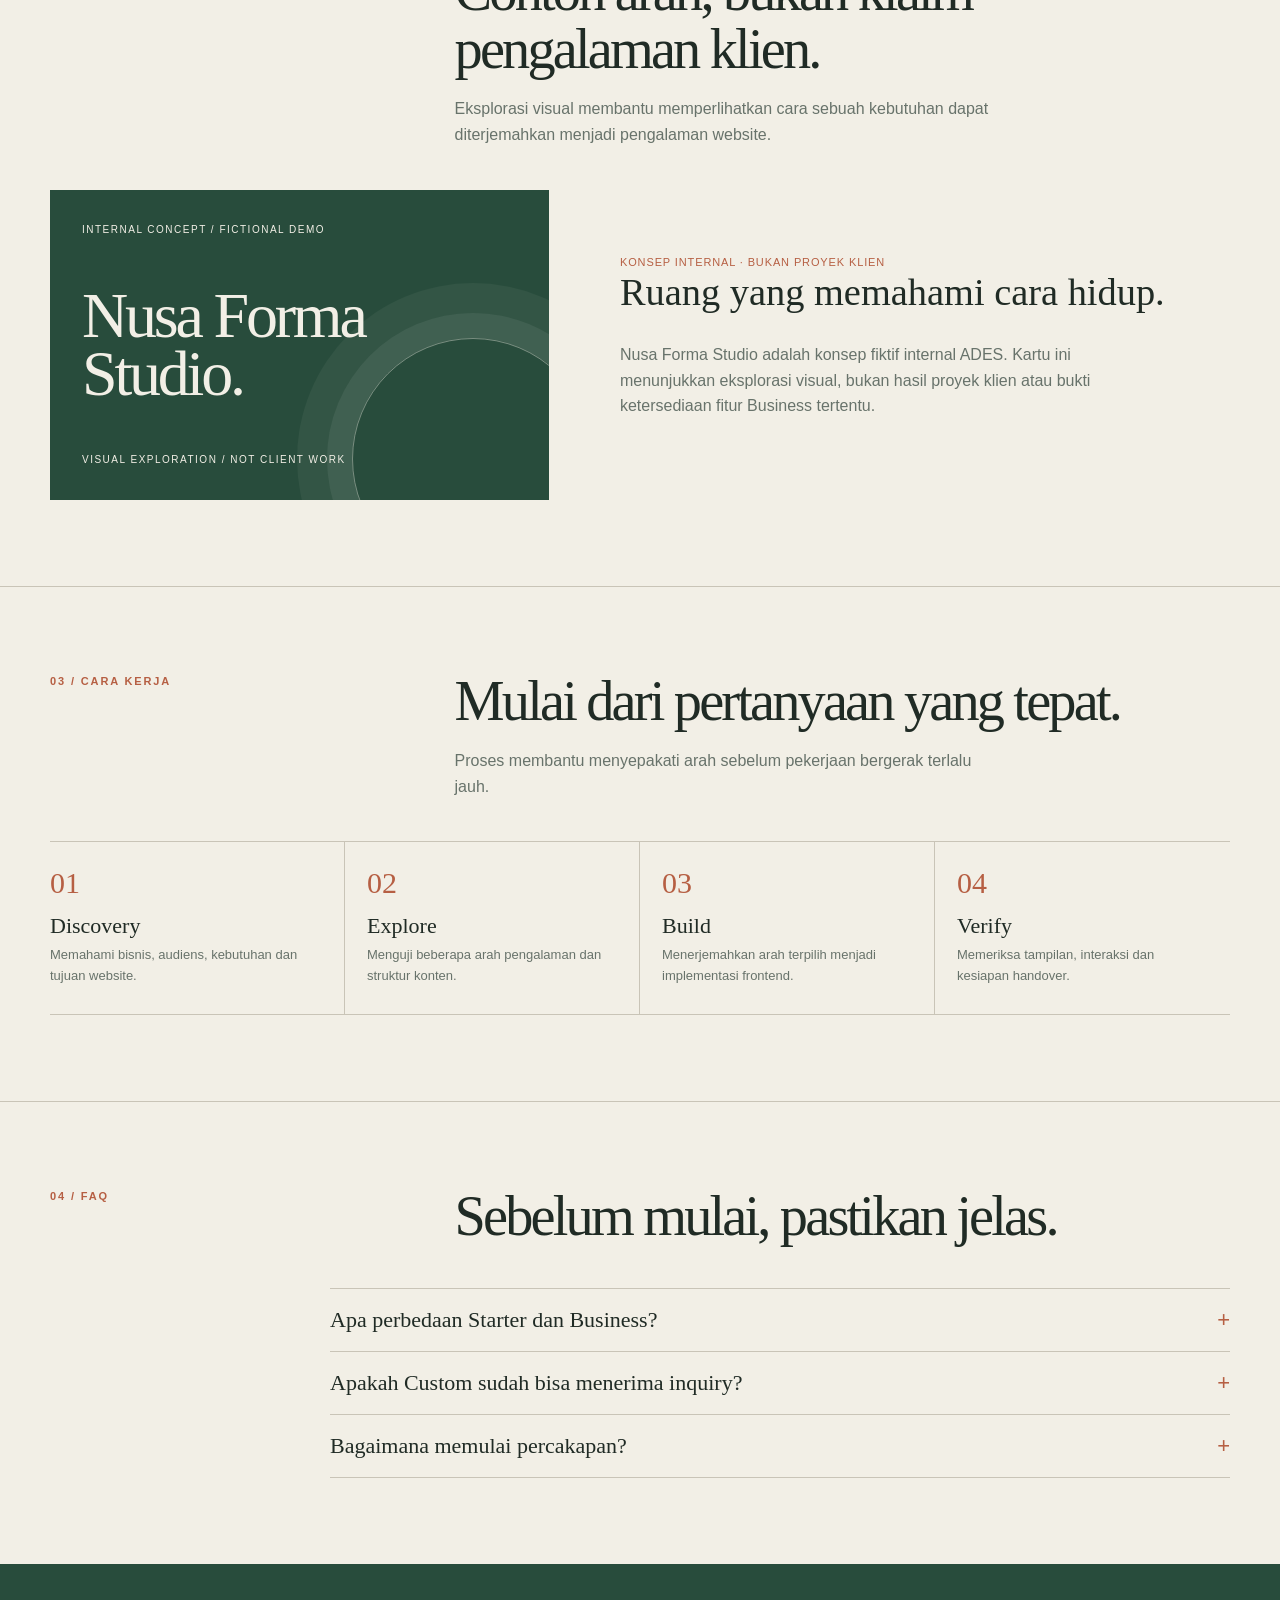
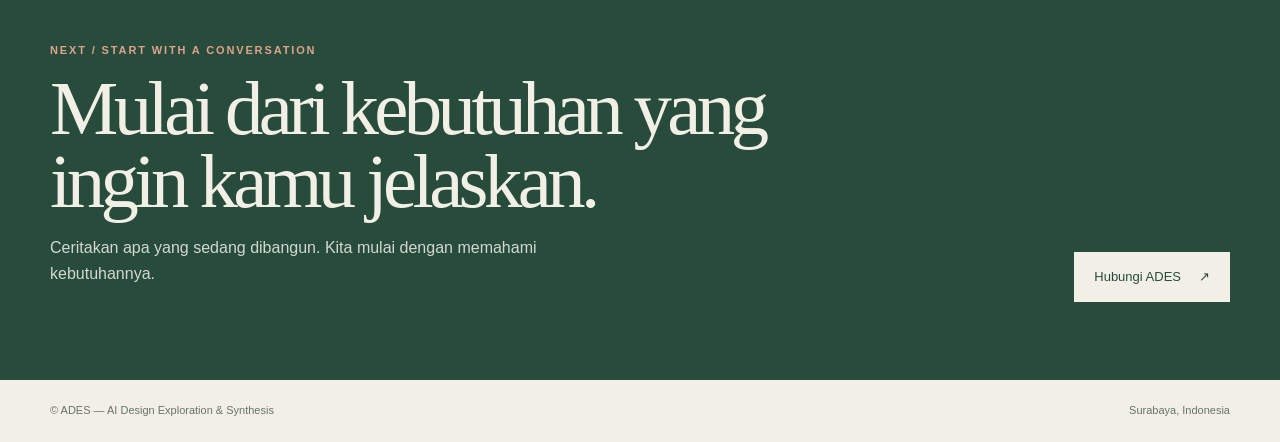
<file: r1/redo-v0.2/concept-01-editorial-clarity.html>
<!doctype html>
<html lang="id">
<head>
<meta charset="utf-8">
<meta name="viewport" content="width=device-width, initial-scale=1">
<meta name="description" content="ADES — layanan desain dan pengembangan website dengan proses yang jelas.">
<meta name="theme-color" content="#f2efe6">
<title>ADES — Fieldnotes / Editorial Clarity</title>
<style>
:root{--paper:#f2efe6;--paper2:#e8e3d6;--ink:#202b25;--muted:#68736b;--forest:#284c3c;--clay:#b65f43;--line:#c9c4b7;--serif:Georgia,"Times New Roman",serif;--sans:Arial,Helvetica,sans-serif;--max:1180px}
*{box-sizing:border-box}html{scroll-behavior:smooth}body{margin:0;background:var(--paper);color:var(--ink);font-family:var(--sans);font-size:16px;line-height:1.6}a{color:inherit}button{font:inherit}.skip{position:absolute;left:-9999px;top:8px;background:var(--ink);color:white;padding:10px 14px;z-index:20}.skip:focus{left:12px}.wrap{width:min(var(--max),calc(100% - 56px));margin:auto}.topline{border-bottom:1px solid var(--line);font-size:11px;letter-spacing:.14em;text-transform:uppercase;color:var(--muted)}.topline .wrap{display:flex;justify-content:space-between;padding:10px 0}.header{border-bottom:1px solid var(--line);position:sticky;top:0;background:rgba(242,239,230,.95);backdrop-filter:blur(12px);z-index:10}.nav{min-height:78px;display:flex;align-items:center;justify-content:space-between;gap:24px}.brand{font-family:var(--serif);font-size:28px;letter-spacing:-.06em;text-decoration:none}.brand small{display:block;font:9px var(--sans);letter-spacing:.18em;color:var(--muted)}.nav-links{display:flex;align-items:center;gap:28px}.nav-links a{text-decoration:none;font-size:13px;color:var(--muted)}.nav-links a:hover,.nav-links a:focus-visible{color:var(--clay)}.nav-cta{padding:11px 17px;border:1px solid var(--forest);color:var(--forest)!important}.menu-toggle{display:none;background:none;border:1px solid var(--line);padding:9px 13px;color:var(--ink)}a:focus-visible,button:focus-visible,summary:focus-visible{outline:3px solid var(--clay);outline-offset:3px}
.hero{padding:86px 0 94px;display:grid;grid-template-columns:1fr .78fr;gap:8%;align-items:center;min-height:620px}.eyebrow,.section-label{font-size:11px;letter-spacing:.17em;text-transform:uppercase;color:var(--clay);font-weight:700}.hero h1{font:clamp(3.6rem,7vw,6.7rem)/.96 var(--serif);letter-spacing:-.065em;margin:22px 0 24px;max-width:720px}.hero h1 em{color:var(--forest);font-weight:400}.lede{max-width:520px;font-size:18px;color:#4f5a52;line-height:1.65}.actions{display:flex;gap:14px;align-items:center;flex-wrap:wrap;margin-top:30px}.button{display:inline-flex;align-items:center;gap:18px;padding:15px 20px;background:var(--forest);color:white;text-decoration:none;font-size:13px}.text-link{font-size:13px;text-decoration-thickness:1px;text-underline-offset:5px}.hero-art{position:relative;min-height:400px;background:var(--paper2);border:1px solid var(--line);padding:24px;display:flex;align-items:center;justify-content:center}.art-sheet{width:75%;aspect-ratio:4/5;background:var(--paper);border:1px solid var(--line);box-shadow:18px 18px 0 var(--forest);padding:28px;transform:rotate(3deg);position:relative}.art-sheet:before{content:"";display:block;width:35%;height:7px;background:var(--clay);margin-bottom:34px}.art-sheet strong{display:block;font:clamp(2rem,4vw,4rem)/.95 var(--serif);letter-spacing:-.06em;max-width:220px}.art-sheet span{display:block;margin-top:30px;color:var(--muted);font-size:10px;letter-spacing:.12em;text-transform:uppercase}.art-stamp{position:absolute;right:7%;bottom:12%;width:96px;height:96px;border:1px solid var(--clay);border-radius:50%;display:grid;place-items:center;color:var(--clay);font:12px var(--serif);transform:rotate(-12deg);text-align:center}
.section{padding:86px 0;border-top:1px solid var(--line)}.section-head{display:grid;grid-template-columns:.4fr 1fr;gap:8%;margin-bottom:42px}.section-head h2{font:clamp(2.4rem,4.4vw,4.2rem)/1.02 var(--serif);letter-spacing:-.05em;margin:0;max-width:760px}.section-intro{color:var(--muted);max-width:540px;margin:18px 0 0}.offers{border-top:1px solid var(--line)}.offer{display:grid;grid-template-columns:80px 1fr 1.2fr 140px;gap:22px;align-items:center;padding:25px 0;border-bottom:1px solid var(--line)}.offer-num{font:24px var(--serif);color:var(--clay)}.offer h3{font:30px var(--serif);margin:0}.offer p{margin:0;color:var(--muted);font-size:14px}.status{justify-self:end;border:1px solid var(--forest);color:var(--forest);padding:6px 10px;font-size:10px;letter-spacing:.1em;text-transform:uppercase;white-space:nowrap}.status.custom{border-color:var(--clay);color:var(--clay)}
.work{display:grid;grid-template-columns:.9fr 1.1fr;gap:6%;align-items:stretch}.work-art{min-height:310px;background:var(--forest);color:var(--paper);padding:32px;display:flex;flex-direction:column;justify-content:space-between;position:relative;overflow:hidden}.work-art:after{content:"";position:absolute;width:240px;height:240px;border:1px solid rgba(242,239,230,.4);border-radius:50%;right:-45px;bottom:-80px;box-shadow:0 0 0 25px rgba(242,239,230,.07),0 0 0 55px rgba(242,239,230,.05)}.work-art b{font:clamp(2.5rem,5vw,4.5rem)/.9 var(--serif);letter-spacing:-.05em;max-width:320px;z-index:1}.work-art small{font-size:10px;letter-spacing:.15em;text-transform:uppercase;z-index:1}.work-copy{display:flex;flex-direction:column;justify-content:center}.work-copy h3{font:clamp(2rem,3vw,3rem)/1.05 var(--serif);margin:0 0 14px}.work-copy p{color:var(--muted);max-width:520px}.disclosure{font-size:11px;color:var(--clay);letter-spacing:.08em;text-transform:uppercase}
.steps{display:grid;grid-template-columns:repeat(4,1fr);gap:0;border-top:1px solid var(--line);border-bottom:1px solid var(--line)}.step{padding:24px 22px 28px 0;border-right:1px solid var(--line)}.step+ .step{padding-left:22px}.step:last-child{border:0}.step b{font:30px var(--serif);color:var(--clay)}.step h3{font:22px var(--serif);margin:12px 0 6px}.step p{font-size:13px;color:var(--muted);margin:0}
.faq{max-width:900px;margin-left:auto}.faq details{border-top:1px solid var(--line);padding:18px 0}.faq details:last-child{border-bottom:1px solid var(--line)}.faq summary{cursor:pointer;font:22px var(--serif);list-style:none;display:flex;justify-content:space-between;gap:20px}.faq summary::-webkit-details-marker{display:none}.faq summary:after{content:"+";font:22px var(--sans);color:var(--clay)}.faq details[open] summary:after{content:"−"}.faq p{color:var(--muted);max-width:700px;margin:12px 0 0}
.final{background:var(--forest);color:var(--paper);padding:78px 0}.final-inner{display:grid;grid-template-columns:1fr auto;gap:30px;align-items:end}.final h2{font:clamp(3rem,6vw,5.6rem)/.95 var(--serif);letter-spacing:-.06em;margin:14px 0;max-width:760px}.final p{color:#d2d8d0;max-width:500px}.final .button{background:var(--paper);color:var(--forest)}footer{padding:22px 0;color:var(--muted);font-size:11px}.footer-inner{display:flex;justify-content:space-between;gap:20px;flex-wrap:wrap}
@media(max-width:850px){.hero{grid-template-columns:1fr .8fr;gap:4%;padding:64px 0}.hero-art{min-height:330px}.section-head{grid-template-columns:1fr;gap:16px}.offer{grid-template-columns:52px 1fr 1.2fr}.status{grid-column:2/-1;justify-self:start}.steps{grid-template-columns:1fr 1fr}.step:nth-child(2){border-right:0}.step:nth-child(n+3){border-top:1px solid var(--line);padding-top:22px}.work{grid-template-columns:1fr 1fr}}
@media(max-width:640px){.wrap{width:calc(100% - 36px)}.topline .wrap span:last-child{display:none}.nav{min-height:68px}.menu-toggle{display:block}.nav-links{display:none;position:absolute;top:68px;left:0;right:0;background:var(--paper);padding:20px 18px 24px;border-bottom:1px solid var(--line);flex-direction:column;align-items:stretch;gap:14px}.nav-links.is-open{display:flex}.nav-links a{padding:8px 0}.nav-cta{text-align:center}.hero{grid-template-columns:1fr;padding:52px 0 58px;gap:34px;min-height:0}.hero h1{font-size:clamp(3.35rem,15vw,5.3rem)}.lede{font-size:16px}.hero-art{min-height:300px}.art-sheet{width:65%}.section{padding:62px 0}.section-head h2{font-size:2.8rem}.offer{grid-template-columns:38px 1fr;gap:10px 16px}.offer h3{font-size:27px}.offer p{grid-column:2}.status{grid-column:2}.work{grid-template-columns:1fr}.work-art{min-height:250px}.steps{grid-template-columns:1fr}.step,.step+.step{padding:20px 0;border-right:0;border-bottom:1px solid var(--line)}.step:last-child{border-bottom:0}.step:nth-child(n+3){border-top:0}.faq{margin:0}.faq summary{font-size:19px}.final-inner{grid-template-columns:1fr}.final h2{font-size:3.4rem}}
@media(max-width:360px){.wrap{width:calc(100% - 28px)}.topline{font-size:9px}.hero h1{font-size:3.15rem}.actions{align-items:stretch;flex-direction:column}.button{justify-content:space-between}.art-sheet{width:70%;padding:20px}}
@media(prefers-reduced-motion:reduce){*,*::before,*::after{scroll-behavior:auto!important;transition:none!important;animation:none!important}}
</style>
</head>
<body>
<a class="skip" href="#main">Lewati ke konten utama</a>
<div class="topline"><div class="wrap"><span>ADES / Studio development</span><span>Based in Surabaya, Indonesia</span></div></div>
<header class="header"><div class="wrap nav">
<a class="brand" href="#top">ADES<small>AI DESIGN EXPLORATION & SYNTHESIS</small></a>
<button class="menu-toggle" type="button" aria-expanded="false" aria-controls="primary-links">Menu</button>
<nav class="nav-links" id="primary-links" aria-label="Navigasi utama"><a href="#layanan">Layanan</a><a href="#karya">Konsep</a><a href="#proses">Proses</a><a href="#faq">FAQ</a><a class="nav-cta" href="https://wa.me/6281246027946" target="_blank" rel="noopener noreferrer">Mulai konsultasi ↗</a></nav>
</div></header>
<main id="main">
<section class="wrap hero" id="top">
<div><div class="eyebrow">Design with intention / Build with clarity</div><h1>Website yang membuat bisnis <em>lebih jelas.</em></h1><p class="lede">ADES membantu bisnis merancang dan membangun website—dari memahami kebutuhan hingga implementasi dan pemeriksaan.</p><div class="actions"><a class="button" href="https://wa.me/6281246027946" target="_blank" rel="noopener noreferrer">Ceritakan kebutuhanmu <span>↗</span></a><a class="text-link" href="#layanan">Lihat layanan ↓</a></div></div>
<div class="hero-art" aria-label="Ilustrasi editorial abstrak"><div class="art-sheet"><strong>Clarity<br>before<br>pixels.</strong><span>ADES / Field notes 01</span></div><div class="art-stamp">Design<br>with care</div></div>
</section>
<section class="section" id="layanan"><div class="wrap"><div class="section-head"><div class="section-label">01 / Layanan</div><div><h2>Tiga cara memulai. Satu percakapan yang jelas.</h2><p class="section-intro">Pilih titik awal berdasarkan kebutuhan website-mu. Detail di luar batas yang tertera dibahas saat konsultasi.</p></div></div>
<div class="offers">
<article class="offer"><span class="offer-num">01</span><h3>Starter</h3><p>Satu halaman / landing page untuk menyampaikan satu penawaran dengan fokus.</p><span class="status">Tersedia</span></article>
<article class="offer"><span class="offer-num">02</span><h3>Business</h3><p>Website dengan beberapa halaman untuk kebutuhan informasi bisnis yang lebih luas.</p><span class="status">Tersedia</span></article>
<article class="offer"><span class="offer-num">03</span><h3>Custom</h3><p>Kebutuhan khusus dibahas melalui konsultasi. Ruang lingkup, kelayakan, harga, dan timeline ditentukan setelah discovery.</p><span class="status custom">Inquiry terbuka</span></article>
</div></div></section>
<section class="section" id="karya"><div class="wrap"><div class="section-head"><div class="section-label">02 / Catatan studio</div><div><h2>Contoh arah, bukan klaim pengalaman klien.</h2><p class="section-intro">Eksplorasi visual membantu memperlihatkan cara sebuah kebutuhan dapat diterjemahkan menjadi pengalaman website.</p></div></div>
<div class="work"><div class="work-art"><small>Internal concept / Fictional demo</small><b>Nusa Forma<br>Studio.</b><small>Visual exploration / Not client work</small></div><div class="work-copy"><div class="disclosure">Konsep internal · bukan proyek klien</div><h3>Ruang yang memahami cara hidup.</h3><p>Nusa Forma Studio adalah konsep fiktif internal ADES. Kartu ini menunjukkan eksplorasi visual, bukan hasil proyek klien atau bukti ketersediaan fitur Business tertentu.</p></div></div></div></section>
<section class="section" id="proses"><div class="wrap"><div class="section-head"><div class="section-label">03 / Cara kerja</div><div><h2>Mulai dari pertanyaan yang tepat.</h2><p class="section-intro">Proses membantu menyepakati arah sebelum pekerjaan bergerak terlalu jauh.</p></div></div>
<div class="steps"><article class="step"><b>01</b><h3>Discovery</h3><p>Memahami bisnis, audiens, kebutuhan dan tujuan website.</p></article><article class="step"><b>02</b><h3>Explore</h3><p>Menguji beberapa arah pengalaman dan struktur konten.</p></article><article class="step"><b>03</b><h3>Build</h3><p>Menerjemahkan arah terpilih menjadi implementasi frontend.</p></article><article class="step"><b>04</b><h3>Verify</h3><p>Memeriksa tampilan, interaksi dan kesiapan handover.</p></article></div></div></section>
<section class="section" id="faq"><div class="wrap"><div class="section-head"><div class="section-label">04 / FAQ</div><div><h2>Sebelum mulai, pastikan jelas.</h2></div></div><div class="faq">
<details><summary>Apa perbedaan Starter dan Business?</summary><p>Starter adalah satu halaman atau landing page. Business adalah website dengan beberapa halaman. Detail kebutuhan dibicarakan saat konsultasi.</p></details>
<details><summary>Apakah Custom sudah bisa menerima inquiry?</summary><p>Ya. Custom terbuka untuk inquiry. Kelayakan, ruang lingkup, harga dan timeline dibahas setelah kebutuhan dipahami; belum ada fitur khusus yang dijanjikan sebelum discovery.</p></details>
<details><summary>Bagaimana memulai percakapan?</summary><p>Kirim gambaran singkat tentang bisnis dan kebutuhan website melalui WhatsApp. Percakapan awal digunakan untuk memahami konteks dan langkah berikutnya.</p></details>
</div></div></section>
<section class="final"><div class="wrap final-inner"><div><div class="eyebrow" style="color:#e0a28b">Next / Start with a conversation</div><h2>Mulai dari kebutuhan yang ingin kamu jelaskan.</h2><p>Ceritakan apa yang sedang dibangun. Kita mulai dengan memahami kebutuhannya.</p></div><a class="button" href="https://wa.me/6281246027946" target="_blank" rel="noopener noreferrer">Hubungi ADES <span>↗</span></a></div></section>
</main>
<footer><div class="wrap footer-inner"><span>© ADES — AI Design Exploration & Synthesis</span><span>Surabaya, Indonesia</span></div></footer>
<script>
(() => {
 const toggle=document.querySelector('.menu-toggle');
 const nav=document.querySelector('.nav-links');
 const setOpen=(open)=>{toggle.setAttribute('aria-expanded',String(open));nav.classList.toggle('is-open',open);if(!open)toggle.focus();};
 toggle.addEventListener('click',()=>setOpen(toggle.getAttribute('aria-expanded')!=='true'));
 nav.addEventListener('click',e=>{if(e.target.closest('a'))setOpen(false)});
 document.addEventListener('keydown',e=>{if(e.key==='Escape'&&toggle.getAttribute('aria-expanded')==='true')setOpen(false)});
})();
</script>
</body>
</html>
</file>
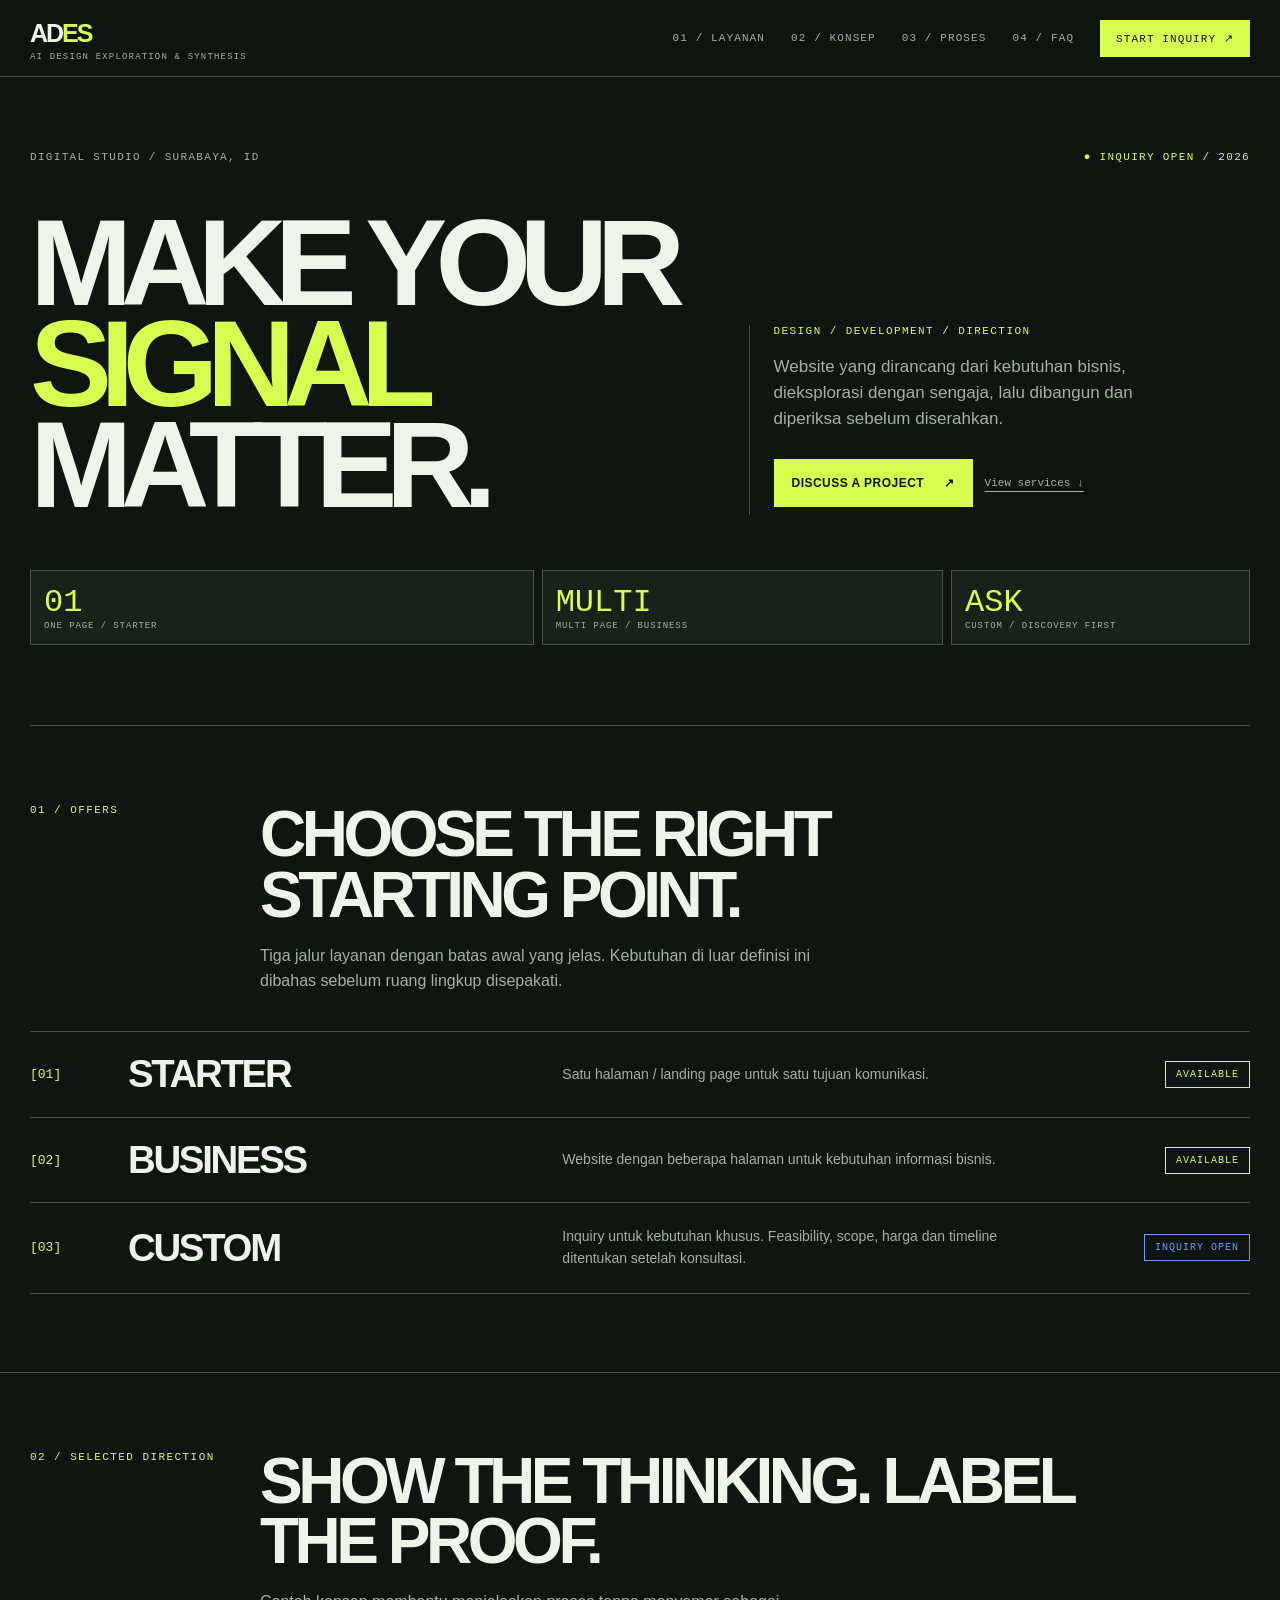
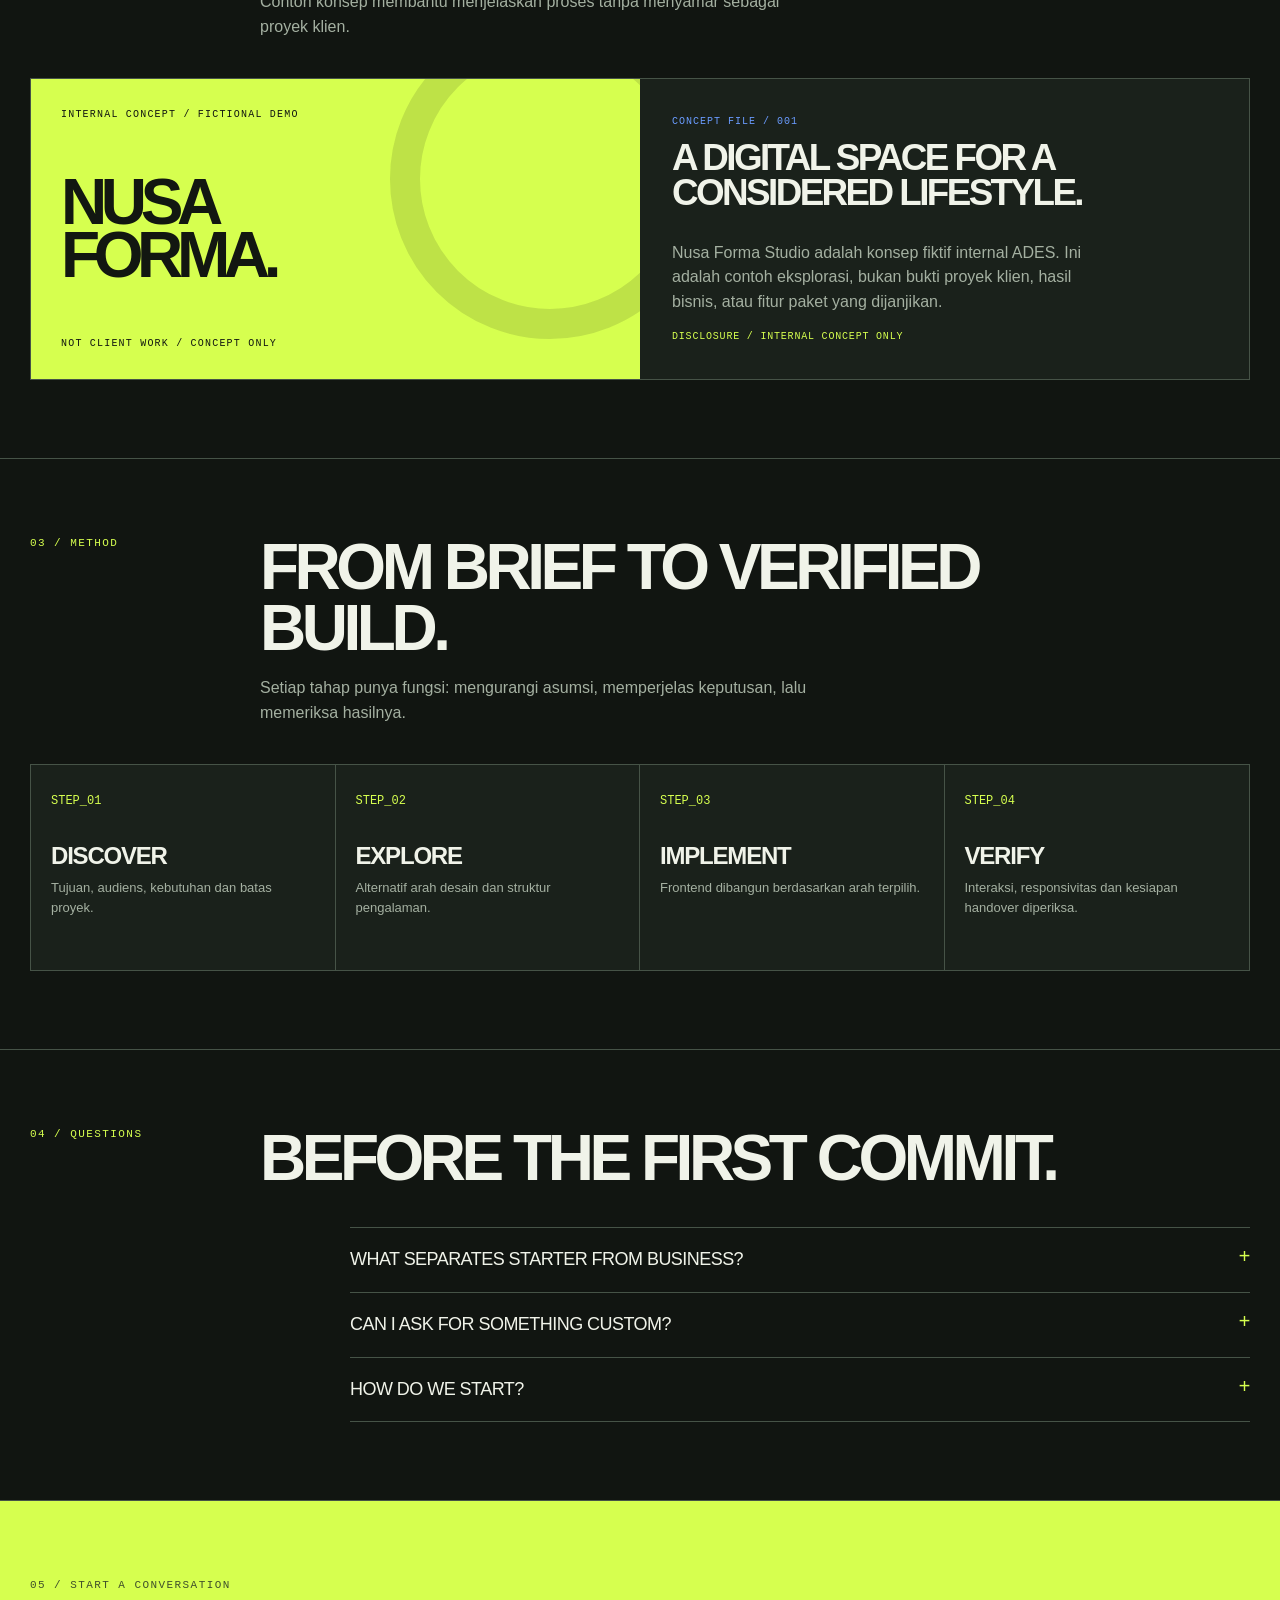
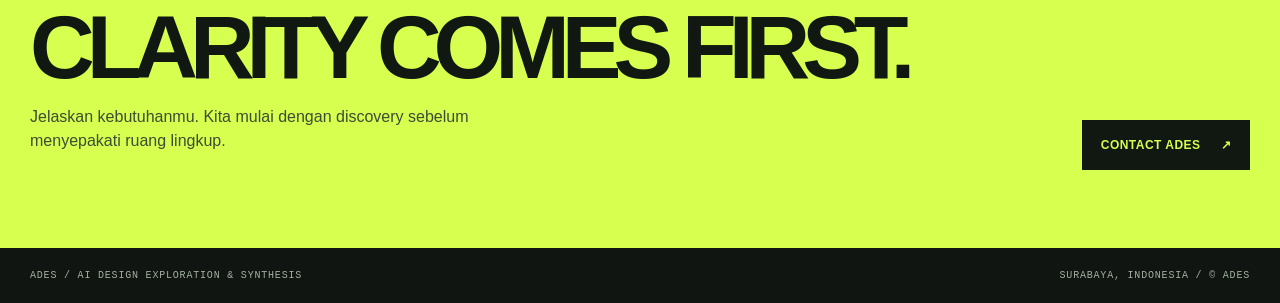
<file: r1/redo-v0.2/concept-02-signal-and-structure.html>
<!doctype html>
<html lang="id">
<head>
<meta charset="utf-8">
<meta name="viewport" content="width=device-width, initial-scale=1">
<meta name="description" content="ADES — website design and development, built around clear business goals.">
<meta name="theme-color" content="#111511">
<title>ADES — Signal / System Architecture</title>
<style>
:root{--bg:#111511;--panel:#1a211b;--panel2:#232d25;--ink:#f0f3e9;--muted:#a4b0a1;--line:#465347;--acid:#d6ff4f;--blue:#6a9cff;--mono:"Courier New",monospace;--sans:Arial,Helvetica,sans-serif;--max:1220px}
*{box-sizing:border-box}html{scroll-behavior:smooth}body{margin:0;background:var(--bg);color:var(--ink);font:16px/1.55 var(--sans)}a{color:inherit}button{font:inherit}.wrap{width:min(var(--max),calc(100% - 56px));margin:auto}.skip{position:absolute;left:-9999px;top:8px;background:var(--acid);color:#111;padding:10px;z-index:20}.skip:focus{left:12px}.header{border-bottom:1px solid var(--line);background:rgba(17,21,17,.96);position:sticky;top:0;z-index:10}.nav{min-height:76px;display:flex;align-items:center;justify-content:space-between;gap:24px}.brand{font-weight:900;font-size:25px;letter-spacing:-.08em;text-decoration:none}.brand span{color:var(--acid)}.brand small{display:block;color:var(--muted);font:9px var(--mono);letter-spacing:.13em}.nav-links{display:flex;align-items:center;gap:26px}.nav-links a{text-decoration:none;color:var(--muted);font:11px var(--mono);text-transform:uppercase;letter-spacing:.1em}.nav-links a:hover,.nav-links a:focus-visible{color:var(--acid)}.nav-cta{background:var(--acid);color:#111!important;padding:12px 16px;font-weight:bold}.menu-toggle{display:none;background:none;color:var(--acid);border:1px solid var(--line);padding:9px 13px}.nav-links a:focus-visible,button:focus-visible,summary:focus-visible{outline:3px solid var(--acid);outline-offset:4px}
.hero{padding:74px 0 80px;border-bottom:1px solid var(--line)}.hero-top{display:flex;justify-content:space-between;gap:20px;color:var(--muted);font:11px var(--mono);text-transform:uppercase;letter-spacing:.12em}.live{color:var(--acid)}.hero-grid{display:grid;grid-template-columns:1.15fr .85fr;gap:40px;align-items:end;margin-top:50px}.hero h1{font-size:clamp(4.2rem,9.6vw,9rem);line-height:.82;letter-spacing:-.095em;text-transform:uppercase;margin:0;max-width:850px}.hero h1 span{color:var(--acid)}.hero-copy{border-left:1px solid var(--line);padding:0 0 8px 24px}.hero-copy p{font-size:17px;color:var(--muted);max-width:400px}.actions{display:flex;gap:12px;align-items:center;flex-wrap:wrap;margin-top:26px}.button{display:inline-flex;gap:20px;align-items:center;background:var(--acid);color:#101510;text-decoration:none;padding:15px 18px;font-size:12px;font-weight:800;text-transform:uppercase;letter-spacing:.04em}.plain-link{font:11px var(--mono);color:var(--muted);text-decoration-thickness:1px;text-underline-offset:5px}.signal-board{margin-top:55px;display:grid;grid-template-columns:repeat(12,1fr);gap:8px}.board-cell{border:1px solid var(--line);background:var(--panel);min-height:75px;padding:13px;display:flex;flex-direction:column;justify-content:space-between}.board-cell strong{font:32px var(--mono);color:var(--acid)}.board-cell small{font:9px var(--mono);color:var(--muted);text-transform:uppercase;letter-spacing:.1em}.board-cell:nth-child(1){grid-column:span 5}.board-cell:nth-child(2){grid-column:span 4}.board-cell:nth-child(3){grid-column:span 3}.section{padding:78px 0;border-bottom:1px solid var(--line)}.section-head{display:grid;grid-template-columns:200px 1fr;gap:30px;margin-bottom:38px}.kicker{color:var(--acid);font:11px var(--mono);letter-spacing:.13em;text-transform:uppercase}.section h2{font-size:clamp(2.5rem,5vw,5rem);line-height:.95;letter-spacing:-.07em;text-transform:uppercase;margin:0;max-width:850px}.section-intro{color:var(--muted);max-width:560px;margin:18px 0 0}.offers{border-top:1px solid var(--line)}.offer{display:grid;grid-template-columns:80px 1fr 1.2fr 170px;gap:18px;align-items:center;padding:23px 0;border-bottom:1px solid var(--line)}.offer-index{font:13px var(--mono);color:var(--acid)}.offer h3{font-size:clamp(1.7rem,3vw,2.7rem);line-height:1;margin:0;letter-spacing:-.06em;text-transform:uppercase}.offer p{color:var(--muted);font-size:14px;margin:0}.status{justify-self:end;border:1px solid var(--acid);color:var(--acid);padding:7px 10px;font:10px var(--mono);letter-spacing:.1em;text-transform:uppercase}.status.custom{border-color:var(--blue);color:var(--blue)}
.case{display:grid;grid-template-columns:1fr 1fr;border:1px solid var(--line);background:var(--panel)}.case-visual{min-height:300px;background:var(--acid);color:#121711;padding:30px;display:flex;flex-direction:column;justify-content:space-between;position:relative;overflow:hidden}.case-visual:before{content:"";position:absolute;width:260px;height:260px;border:30px solid rgba(17,21,17,.12);border-radius:50%;right:-70px;top:-60px}.case-visual strong{font-size:clamp(2.6rem,5vw,5.5rem);line-height:.83;letter-spacing:-.1em;text-transform:uppercase;z-index:1}.case-visual small{font:10px var(--mono);text-transform:uppercase;letter-spacing:.12em;z-index:1}.case-info{padding:32px;display:flex;flex-direction:column;justify-content:center}.case-info .tag{color:var(--blue);font:10px var(--mono);letter-spacing:.1em;text-transform:uppercase}.case-info h3{font-size:2.3rem;line-height:.95;letter-spacing:-.07em;text-transform:uppercase;margin:14px 0}.case-info p{color:var(--muted);max-width:440px}.case-info .note{color:var(--acid);font:10px var(--mono);text-transform:uppercase;letter-spacing:.08em}
.flow{display:grid;grid-template-columns:repeat(4,1fr);border:1px solid var(--line)}.flow article{padding:22px 20px;min-height:205px;border-right:1px solid var(--line);background:var(--panel)}.flow article:last-child{border:0}.flow b{font:12px var(--mono);color:var(--acid)}.flow h3{font-size:24px;line-height:1;text-transform:uppercase;letter-spacing:-.05em;margin:32px 0 10px}.flow p{font-size:13px;color:var(--muted);margin:0}
.faq{max-width:900px;margin-left:auto}.faq details{border-top:1px solid var(--line);padding:18px 0}.faq details:last-child{border-bottom:1px solid var(--line)}.faq summary{cursor:pointer;list-style:none;display:flex;justify-content:space-between;gap:18px;font-size:18px;text-transform:uppercase;letter-spacing:-.03em}.faq summary::-webkit-details-marker{display:none}.faq summary:after{content:"+";color:var(--acid);font:20px var(--mono)}.faq details[open] summary:after{content:"−"}.faq p{color:var(--muted);max-width:700px;margin:14px 0 0}
.final{padding:78px 0;background:var(--acid);color:#111811}.final-grid{display:grid;grid-template-columns:1fr auto;align-items:end;gap:28px}.final .kicker{color:#40502b}.final h2{font-size:clamp(3.4rem,7vw,7rem);line-height:.86;letter-spacing:-.09em;text-transform:uppercase;margin:18px 0;max-width:900px}.final p{max-width:500px;color:#3e4b35}.final .button{background:#111811;color:var(--acid);border:1px solid #111811}footer{padding:22px 0;color:var(--muted);font:10px var(--mono);text-transform:uppercase;letter-spacing:.08em}.foot{display:flex;justify-content:space-between;gap:16px;flex-wrap:wrap}
@media(max-width:850px){.hero-grid{grid-template-columns:1fr;gap:28px}.hero-copy{border-left:0;border-top:1px solid var(--line);padding:22px 0 0}.section-head{grid-template-columns:130px 1fr}.offer{grid-template-columns:60px 1fr 1.2fr}.status{grid-column:2/-1;justify-self:start}.flow{grid-template-columns:1fr 1fr}.flow article:nth-child(2){border-right:0}.flow article:nth-child(n+3){border-top:1px solid var(--line)}}
@media(max-width:640px){.wrap{width:calc(100% - 36px)}.nav{min-height:68px}.menu-toggle{display:block}.nav-links{display:none;position:absolute;top:68px;left:0;right:0;padding:20px 18px;background:var(--bg);border-bottom:1px solid var(--line);flex-direction:column;align-items:stretch;gap:18px}.nav-links.is-open{display:flex}.nav-cta{text-align:center}.hero{padding:54px 0 58px}.hero-top span:last-child{display:none}.hero-grid{margin-top:35px}.hero h1{font-size:clamp(3.8rem,17vw,6rem)}.hero-copy p{font-size:15px}.signal-board{grid-template-columns:repeat(2,1fr);margin-top:34px}.board-cell:nth-child(n){grid-column:auto}.board-cell:last-child{grid-column:span 2}.section{padding:60px 0}.section-head{grid-template-columns:1fr;gap:12px}.section h2{font-size:3rem}.offer{grid-template-columns:42px 1fr;gap:10px 14px}.offer p{grid-column:2}.status{grid-column:2}.case{grid-template-columns:1fr}.case-visual{min-height:230px}.case-info{padding:24px}.flow{grid-template-columns:1fr}.flow article,.flow article:nth-child(n){border-right:0;border-top:1px solid var(--line);min-height:0}.flow article:first-child{border-top:0}.flow h3{margin:15px 0 8px}.faq{margin:0}.faq summary{font-size:16px}.final-grid{grid-template-columns:1fr}.final h2{font-size:3.6rem}}
@media(max-width:360px){.wrap{width:calc(100% - 28px)}.hero h1{font-size:3.35rem}.actions{align-items:stretch;flex-direction:column}.button{justify-content:space-between}.board-cell{min-height:68px;padding:10px}.board-cell strong{font-size:25px}.final h2{font-size:clamp(2.7rem,11vw,3.35rem)}}
@media(prefers-reduced-motion:reduce){*,*::before,*::after{scroll-behavior:auto!important;transition:none!important;animation:none!important}}
</style>
</head>
<body>
<a class="skip" href="#main">Lewati ke konten utama</a>
<header class="header"><div class="wrap nav"><a class="brand" href="#top">AD<span>ES</span><small>AI DESIGN EXPLORATION & SYNTHESIS</small></a>
<button class="menu-toggle" type="button" aria-expanded="false" aria-controls="primary-links">Menu +</button>
<nav class="nav-links" id="primary-links" aria-label="Navigasi utama"><a href="#layanan">01 / Layanan</a><a href="#karya">02 / Konsep</a><a href="#proses">03 / Proses</a><a href="#faq">04 / FAQ</a><a class="nav-cta" href="https://wa.me/6281246027946" target="_blank" rel="noopener noreferrer">Start inquiry ↗</a></nav></div></header>
<main id="main">
<section class="hero wrap" id="top"><div class="hero-top"><span>Digital studio / Surabaya, ID</span><span class="live">● Inquiry open / 2026</span></div>
<div class="hero-grid"><div><h1>Make your<br><span>signal</span><br>matter.</h1></div><div class="hero-copy"><div class="kicker">Design / Development / Direction</div><p>Website yang dirancang dari kebutuhan bisnis, dieksplorasi dengan sengaja, lalu dibangun dan diperiksa sebelum diserahkan.</p><div class="actions"><a class="button" href="https://wa.me/6281246027946" target="_blank" rel="noopener noreferrer">Discuss a project <span>↗</span></a><a class="plain-link" href="#layanan">View services ↓</a></div></div></div>
<div class="signal-board" aria-label="Ringkasan layanan"><div class="board-cell"><strong>01</strong><small>One page / Starter</small></div><div class="board-cell"><strong>MULTI</strong><small>Multi page / Business</small></div><div class="board-cell"><strong>ASK</strong><small>Custom / Discovery first</small></div></div>
</section>
<section class="section" id="layanan"><div class="wrap"><div class="section-head"><div class="kicker">01 / Offers</div><div><h2>Choose the right starting point.</h2><p class="section-intro">Tiga jalur layanan dengan batas awal yang jelas. Kebutuhan di luar definisi ini dibahas sebelum ruang lingkup disepakati.</p></div></div>
<div class="offers"><article class="offer"><span class="offer-index">[01]</span><h3>Starter</h3><p>Satu halaman / landing page untuk satu tujuan komunikasi.</p><span class="status">Available</span></article>
<article class="offer"><span class="offer-index">[02]</span><h3>Business</h3><p>Website dengan beberapa halaman untuk kebutuhan informasi bisnis.</p><span class="status">Available</span></article>
<article class="offer"><span class="offer-index">[03]</span><h3>Custom</h3><p>Inquiry untuk kebutuhan khusus. Feasibility, scope, harga dan timeline ditentukan setelah konsultasi.</p><span class="status custom">Inquiry open</span></article></div></div></section>
<section class="section" id="karya"><div class="wrap"><div class="section-head"><div class="kicker">02 / Selected direction</div><div><h2>Show the thinking. Label the proof.</h2><p class="section-intro">Contoh konsep membantu menjelaskan proses tanpa menyamar sebagai proyek klien.</p></div></div>
<div class="case"><div class="case-visual"><small>Internal concept / Fictional demo</small><strong>NUSA<br>FORMA.</strong><small>Not client work / Concept only</small></div><div class="case-info"><span class="tag">Concept file / 001</span><h3>A digital space for a considered lifestyle.</h3><p>Nusa Forma Studio adalah konsep fiktif internal ADES. Ini adalah contoh eksplorasi, bukan bukti proyek klien, hasil bisnis, atau fitur paket yang dijanjikan.</p><span class="note">Disclosure / Internal concept only</span></div></div></div></section>
<section class="section" id="proses"><div class="wrap"><div class="section-head"><div class="kicker">03 / Method</div><div><h2>From brief to verified build.</h2><p class="section-intro">Setiap tahap punya fungsi: mengurangi asumsi, memperjelas keputusan, lalu memeriksa hasilnya.</p></div></div>
<div class="flow"><article><b>STEP_01</b><h3>Discover</h3><p>Tujuan, audiens, kebutuhan dan batas proyek.</p></article><article><b>STEP_02</b><h3>Explore</h3><p>Alternatif arah desain dan struktur pengalaman.</p></article><article><b>STEP_03</b><h3>Implement</h3><p>Frontend dibangun berdasarkan arah terpilih.</p></article><article><b>STEP_04</b><h3>Verify</h3><p>Interaksi, responsivitas dan kesiapan handover diperiksa.</p></article></div></div></section>
<section class="section" id="faq"><div class="wrap"><div class="section-head"><div class="kicker">04 / Questions</div><div><h2>Before the first commit.</h2></div></div><div class="faq">
<details><summary>What separates Starter from Business?</summary><p>Starter adalah satu halaman / landing page. Business adalah website dengan beberapa halaman. Detail lain belum ditetapkan di sini.</p></details>
<details><summary>Can I ask for something custom?</summary><p>Ya. Custom terbuka untuk inquiry. Kelayakan, ruang lingkup, harga dan timeline baru ditentukan setelah discovery; tidak ada fitur spesifik yang dijanjikan sebelumnya.</p></details>
<details><summary>How do we start?</summary><p>Kirim konteks bisnis dan kebutuhan website melalui WhatsApp. Percakapan awal membantu memahami apa yang perlu dibangun.</p></details>
</div></div></section>
<section class="final"><div class="wrap final-grid"><div><div class="kicker">05 / Start a conversation</div><h2>Clarity comes first.</h2><p>Jelaskan kebutuhanmu. Kita mulai dengan discovery sebelum menyepakati ruang lingkup.</p></div><a class="button" href="https://wa.me/6281246027946" target="_blank" rel="noopener noreferrer">Contact ADES <span>↗</span></a></div></section>
</main><footer><div class="wrap foot"><span>ADES / AI DESIGN EXPLORATION & SYNTHESIS</span><span>Surabaya, Indonesia / © ADES</span></div></footer>
<script>
(() => {
 const toggle=document.querySelector('.menu-toggle');
 const nav=document.querySelector('.nav-links');
 const setOpen=(open)=>{toggle.setAttribute('aria-expanded',String(open));nav.classList.toggle('is-open',open);if(!open)toggle.focus();};
 toggle.addEventListener('click',()=>setOpen(toggle.getAttribute('aria-expanded')!=='true'));
 nav.addEventListener('click',e=>{if(e.target.closest('a'))setOpen(false)});
 document.addEventListener('keydown',e=>{if(e.key==='Escape'&&toggle.getAttribute('aria-expanded')==='true')setOpen(false)});
})();
</script>
</body>
</html>
</file>
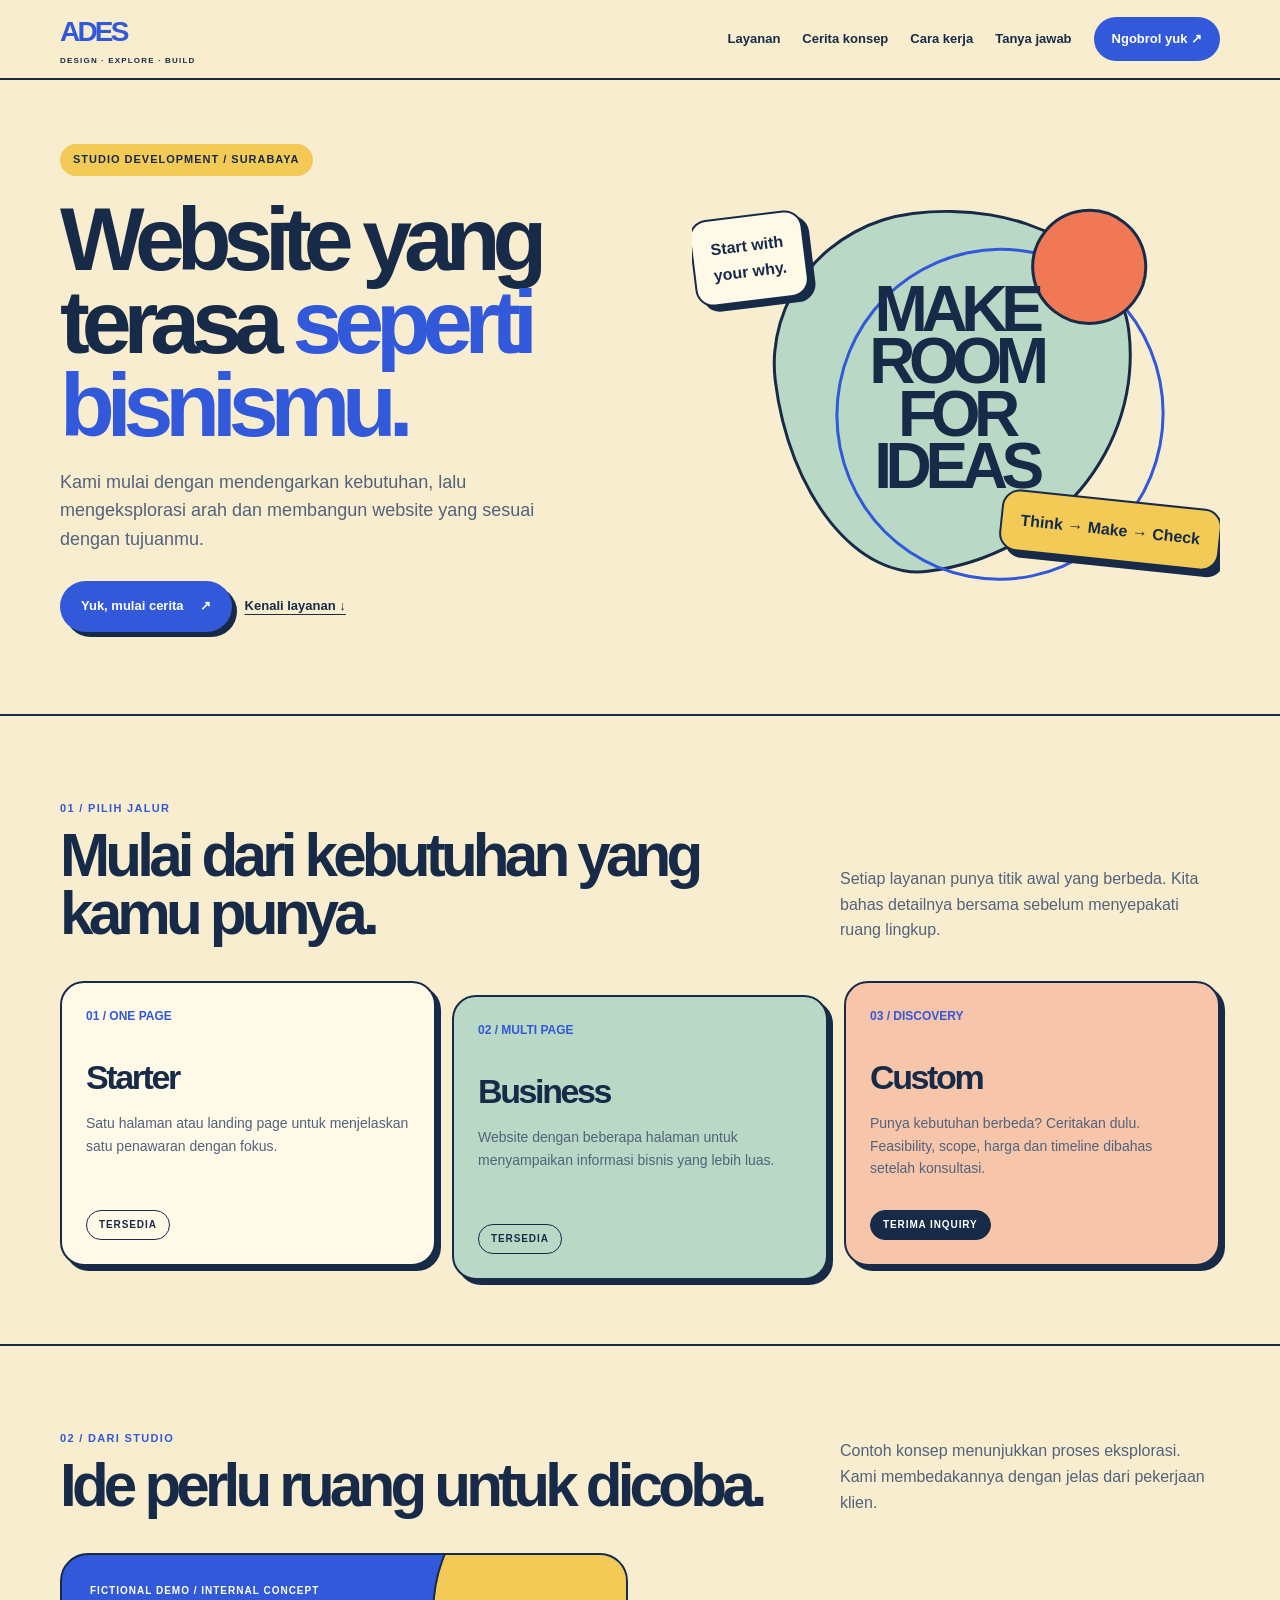
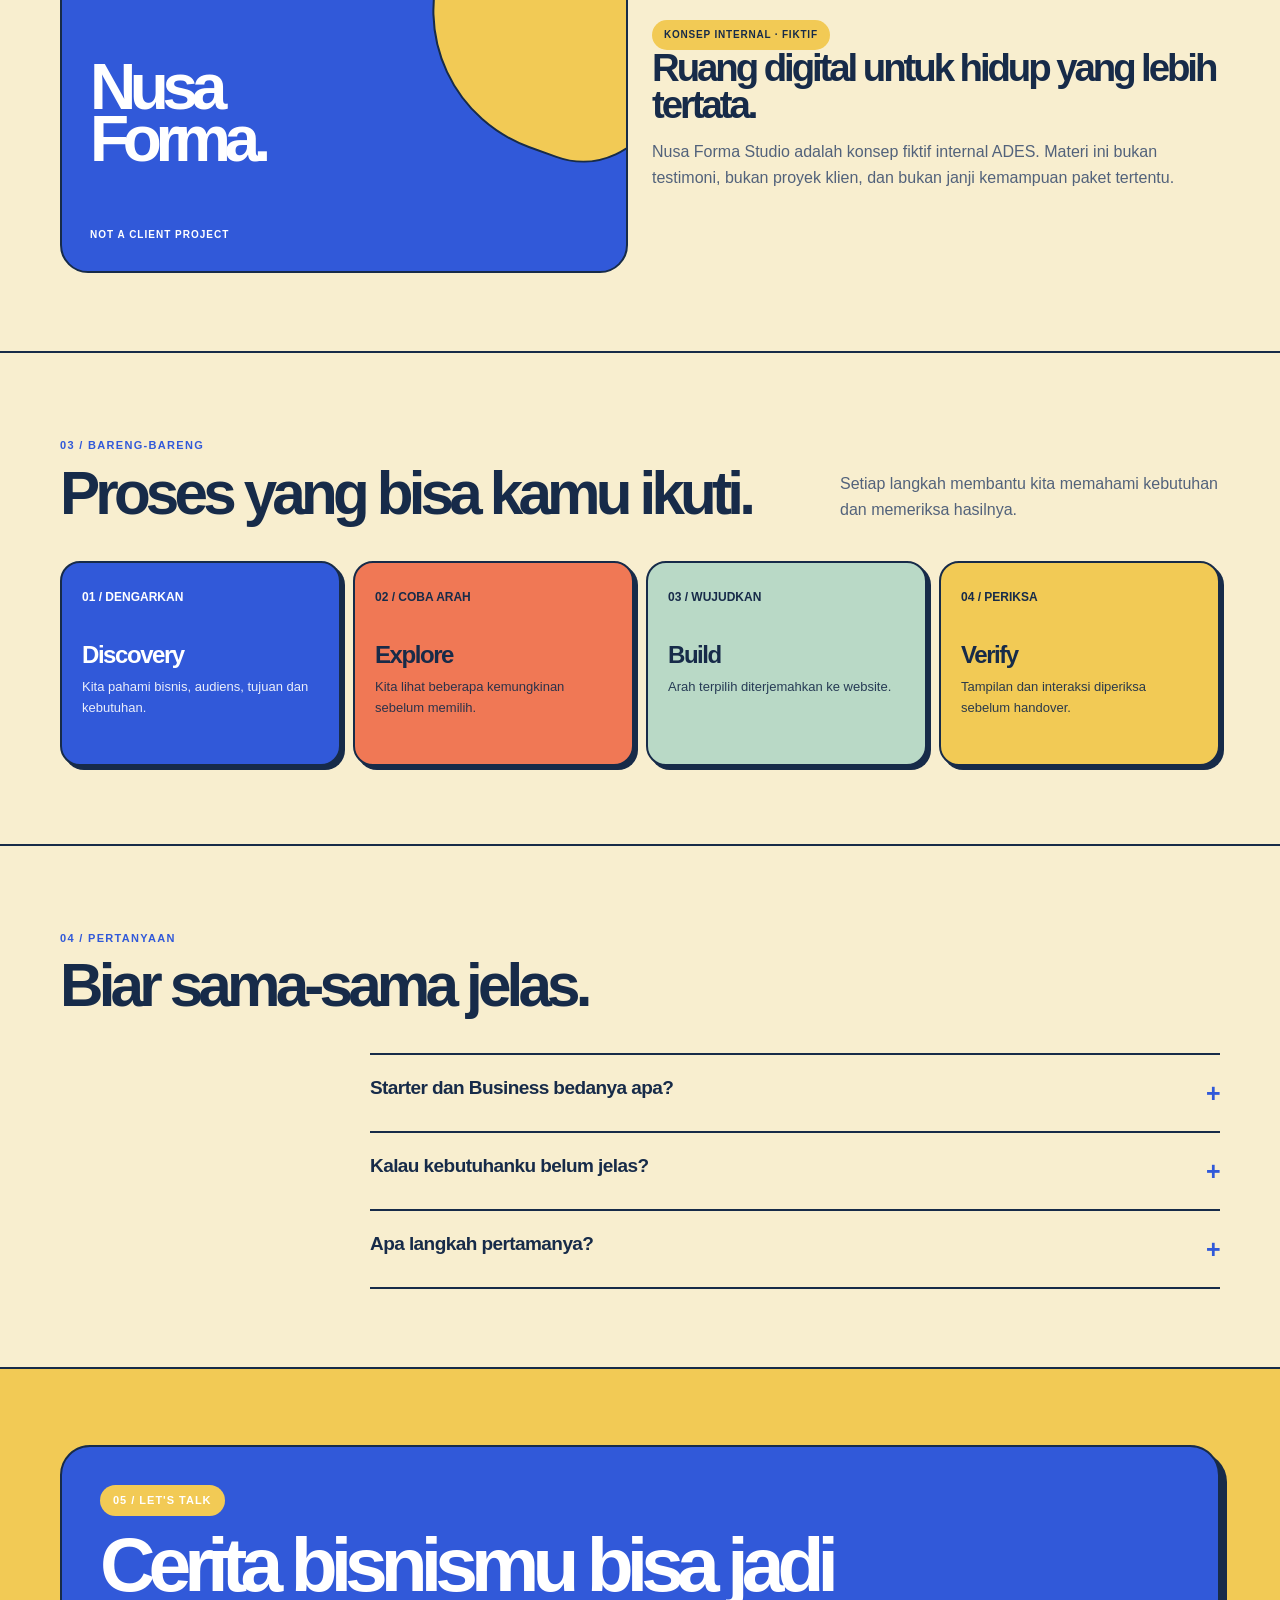
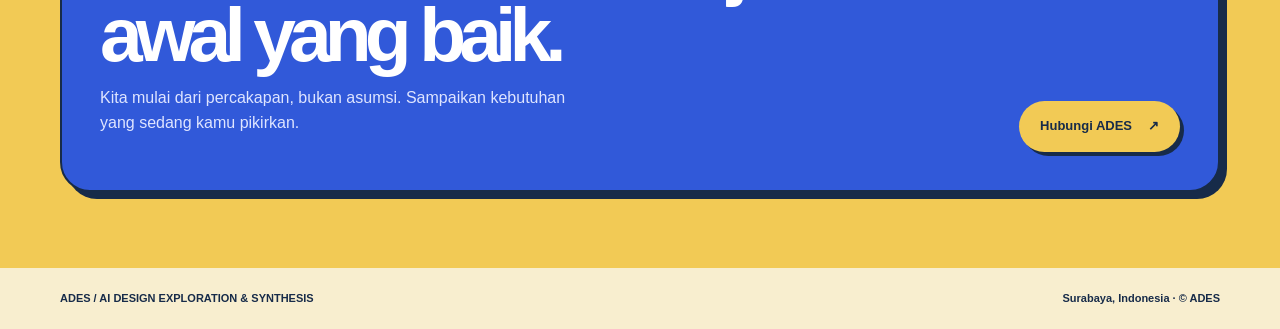
<file: r1/redo-v0.2/concept-03-human-first-studio.html>
<!doctype html>
<html lang="id">
<head>
<meta charset="utf-8">
<meta name="viewport" content="width=device-width, initial-scale=1">
<meta name="description" content="ADES — studio website development yang dimulai dari percakapan dan kebutuhan bisnis.">
<meta name="theme-color" content="#f8eecf">
<title>ADES — Workshop / Human First Studio</title>
<style>
:root{--cream:#f8eecf;--ink:#172b49;--blue:#3159d9;--coral:#f07855;--mint:#b9d9c6;--yellow:#f2ca55;--muted:#52627b;--line:#d8cba8;--round:24px;--sans:Arial,Helvetica,sans-serif;--max:1160px}
*{box-sizing:border-box}html{scroll-behavior:smooth}body{margin:0;background:var(--cream);color:var(--ink);font:16px/1.6 var(--sans)}a{color:inherit}button{font:inherit}.wrap{width:min(var(--max),calc(100% - 52px));margin:auto}.skip{position:absolute;left:-9999px;top:8px;background:var(--ink);color:white;padding:10px;z-index:30}.skip:focus{left:12px}.header{position:sticky;top:0;z-index:10;background:rgba(248,238,207,.96);border-bottom:2px solid var(--ink)}.nav{min-height:78px;display:flex;align-items:center;justify-content:space-between;gap:20px}.brand{font-size:28px;font-weight:900;letter-spacing:-.1em;text-decoration:none;color:var(--blue)}.brand small{display:block;font-size:8px;letter-spacing:.15em;color:var(--ink);font-weight:700}.nav-links{display:flex;align-items:center;gap:22px}.nav-links a{text-decoration:none;font-size:13px;font-weight:700}.nav-links a:hover,.nav-links a:focus-visible{color:var(--coral)}.nav-cta{background:var(--blue);color:white;padding:12px 18px;border-radius:999px}.menu-toggle{display:none;border:2px solid var(--ink);border-radius:999px;padding:8px 14px;background:none;color:var(--ink);font-weight:700}a:focus-visible,button:focus-visible,summary:focus-visible{outline:3px solid var(--coral);outline-offset:4px}
.hero{padding:64px 0 82px;display:grid;grid-template-columns:1.05fr .95fr;gap:48px;align-items:center;min-height:630px}.eyebrow{display:inline-flex;gap:8px;align-items:center;background:var(--yellow);padding:7px 13px;border-radius:999px;font-size:11px;font-weight:800;letter-spacing:.09em;text-transform:uppercase}.hero h1{font-size:clamp(3.5rem,7vw,6.6rem);line-height:.93;letter-spacing:-.09em;margin:22px 0 20px;max-width:690px}.hero h1 em{color:var(--blue);font-style:normal}.hero p{font-size:18px;color:var(--muted);max-width:500px}.actions{display:flex;align-items:center;gap:13px;flex-wrap:wrap;margin-top:27px}.button{display:inline-flex;align-items:center;gap:16px;background:var(--blue);color:white;text-decoration:none;padding:15px 21px;border-radius:999px;font-size:13px;font-weight:800;box-shadow:5px 5px 0 var(--ink)}.plain-link{font-size:13px;font-weight:700;text-underline-offset:4px}
.hero-art{position:relative;min-height:430px;display:grid;place-items:center;overflow:hidden}.blob{width:min(360px,80%);aspect-ratio:1;border-radius:44% 56% 64% 36% / 42% 40% 60% 58%;background:var(--mint);border:3px solid var(--ink);position:relative;transform:rotate(-7deg)}.blob:before{content:"";position:absolute;inset:12% -8% -6% 15%;border:3px solid var(--blue);border-radius:50%;transform:rotate(18deg)}.blob:after{content:"";position:absolute;width:110px;height:110px;right:-28px;top:15px;border-radius:50%;background:var(--coral);border:3px solid var(--ink)}.note-card{position:absolute;background:#fff9e8;border:2px solid var(--ink);border-radius:18px;padding:16px 18px;box-shadow:6px 6px 0 var(--ink);font-weight:800}.note-card.one{left:0;top:42px;transform:rotate(-7deg)}.note-card.two{right:0;bottom:42px;background:var(--yellow);transform:rotate(6deg)}.blob-word{position:absolute;left:50%;top:50%;transform:translate(-50%,-50%) rotate(7deg);font-size:clamp(2.8rem,5vw,4.5rem);line-height:.82;font-weight:900;letter-spacing:-.1em;text-align:center;z-index:1}
.section{padding:78px 0;border-top:2px solid var(--ink)}.section-head{display:flex;align-items:end;justify-content:space-between;gap:25px;margin-bottom:38px}.section-head h2{font-size:clamp(2.5rem,4.7vw,4.6rem);line-height:.96;letter-spacing:-.08em;margin:8px 0 0;max-width:740px}.section-head p{max-width:380px;color:var(--muted);margin:0}.label{font-size:11px;font-weight:900;letter-spacing:.12em;text-transform:uppercase;color:var(--blue)}
.offers{display:grid;grid-template-columns:repeat(3,1fr);gap:16px}.offer{border:2px solid var(--ink);border-radius:var(--round);padding:24px;background:#fff9e8;min-height:285px;display:flex;flex-direction:column;position:relative;box-shadow:5px 5px 0 var(--ink)}.offer:nth-child(2){background:var(--mint);transform:translateY(14px)}.offer:nth-child(3){background:#f7c5a9}.offer-index{font-size:12px;font-weight:900;color:var(--blue)}.offer h3{font-size:34px;letter-spacing:-.07em;margin:24px 0 8px}.offer p{font-size:14px;color:var(--muted);margin:0 0 22px}.status{margin-top:auto;align-self:flex-start;border:1.5px solid var(--ink);border-radius:999px;padding:6px 12px;font-size:10px;font-weight:900;letter-spacing:.09em;text-transform:uppercase}.status.custom{background:var(--ink);color:white}
.showcase{display:grid;grid-template-columns:1fr 1fr;gap:24px;align-items:center}.show-art{min-height:320px;border:2px solid var(--ink);border-radius:28px;background:var(--blue);color:white;padding:28px;display:flex;flex-direction:column;justify-content:space-between;position:relative;overflow:hidden}.show-art:before{content:"";position:absolute;width:250px;height:250px;border-radius:48% 52% 35% 65%;background:var(--yellow);right:-55px;top:-60px;border:2px solid var(--ink);transform:rotate(20deg)}.show-art strong{font-size:clamp(2.8rem,5vw,5rem);line-height:.82;letter-spacing:-.1em;z-index:1}.show-art small{font-size:10px;font-weight:900;letter-spacing:.1em;text-transform:uppercase;z-index:1}.show-copy h3{font-size:clamp(2rem,3vw,3.2rem);line-height:.95;letter-spacing:-.08em;margin:0 0 15px}.show-copy p{color:var(--muted)}.demo-tag{display:inline-block;background:var(--yellow);padding:7px 12px;border-radius:999px;font-size:10px;font-weight:900;text-transform:uppercase;letter-spacing:.08em}
.process{display:grid;grid-template-columns:repeat(4,1fr);gap:12px}.process article{background:var(--blue);color:white;border:2px solid var(--ink);border-radius:20px;padding:20px;min-height:205px;box-shadow:4px 4px 0 var(--ink)}.process article:nth-child(2){background:var(--coral);color:var(--ink)}.process article:nth-child(3){background:var(--mint);color:var(--ink)}.process article:nth-child(4){background:var(--yellow);color:var(--ink)}.process b{font-size:12px;font-weight:900}.process h3{font-size:24px;line-height:1;margin:35px 0 10px;letter-spacing:-.06em}.process p{font-size:13px;margin:0;opacity:.9}
.faq{max-width:850px;margin-left:auto}.faq details{border-top:2px solid var(--ink);padding:18px 0}.faq details:last-child{border-bottom:2px solid var(--ink)}.faq summary{list-style:none;display:flex;justify-content:space-between;gap:18px;cursor:pointer;font-size:19px;font-weight:800;letter-spacing:-.03em}.faq summary::-webkit-details-marker{display:none}.faq summary:after{content:"+";color:var(--blue);font-size:25px}.faq details[open] summary:after{content:"−"}.faq p{color:var(--muted);max-width:680px;margin:12px 0 0}
.final{padding:76px 0;background:var(--yellow);border-top:2px solid var(--ink)}.final-box{background:var(--blue);color:white;border:2px solid var(--ink);border-radius:30px;padding:38px;display:flex;align-items:end;justify-content:space-between;gap:25px;box-shadow:7px 7px 0 var(--ink)}.final h2{font-size:clamp(2.8rem,6vw,5.5rem);line-height:.9;letter-spacing:-.09em;margin:14px 0;max-width:750px}.final p{color:#dfe5ff;max-width:480px}.final .button{background:var(--yellow);color:var(--ink);box-shadow:4px 4px 0 var(--ink);white-space:nowrap}footer{padding:22px 0;font-size:11px;font-weight:700}.foot{display:flex;justify-content:space-between;gap:16px;flex-wrap:wrap}
@media(max-width:850px){.hero{grid-template-columns:1fr .8fr;gap:18px}.hero-art{min-height:340px}.note-card.one{left:-12px}.note-card.two{right:-8px}.process{grid-template-columns:1fr 1fr}.showcase{grid-template-columns:1fr 1fr}.final-box{align-items:flex-start;flex-direction:column}}
@media(max-width:640px){.wrap{width:calc(100% - 36px)}.nav{min-height:68px}.menu-toggle{display:block}.nav-links{display:none;position:absolute;top:68px;left:0;right:0;background:var(--cream);border-bottom:2px solid var(--ink);padding:20px 18px;flex-direction:column;align-items:stretch;gap:15px}.nav-links.is-open{display:flex}.nav-cta{text-align:center}.hero{grid-template-columns:1fr;padding:50px 0 65px;gap:10px}.hero h1{font-size:clamp(3.5rem,15vw,5.4rem)}.hero p{font-size:16px}.hero-art{min-height:340px}.blob{width:260px}.note-card.one{left:2px;top:20px}.note-card.two{right:0;bottom:15px}.section{padding:60px 0}.section-head{display:block}.section-head h2{font-size:3rem}.section-head p{margin-top:14px}.offers{grid-template-columns:1fr;gap:16px}.offer,.offer:nth-child(2){min-height:0;transform:none}.offer h3{margin:15px 0 6px}.showcase{grid-template-columns:1fr}.show-art{min-height:260px}.process{grid-template-columns:1fr}.process article{min-height:0}.process h3{margin:18px 0 7px}.faq{margin:0}.faq summary{font-size:17px}.final-box{padding:25px}.final h2{font-size:3.5rem}.final .button{white-space:normal}}
@media(max-width:360px){.wrap{width:calc(100% - 28px)}.hero h1{font-size:3.2rem}.actions{align-items:stretch;flex-direction:column}.button{justify-content:space-between}.note-card{font-size:12px;padding:12px}.blob{width:225px}}
@media(prefers-reduced-motion:reduce){*,*::before,*::after{scroll-behavior:auto!important;transition:none!important;animation:none!important}}
</style>
</head>
<body>
<a class="skip" href="#main">Lewati ke konten utama</a>
<header class="header"><div class="wrap nav"><a class="brand" href="#top">ADES<small>DESIGN · EXPLORE · BUILD</small></a>
<button class="menu-toggle" type="button" aria-expanded="false" aria-controls="primary-links">Menu</button>
<nav class="nav-links" id="primary-links" aria-label="Navigasi utama"><a href="#layanan">Layanan</a><a href="#karya">Cerita konsep</a><a href="#proses">Cara kerja</a><a href="#faq">Tanya jawab</a><a class="nav-cta" href="https://wa.me/6281246027946" target="_blank" rel="noopener noreferrer">Ngobrol yuk ↗</a></nav></div></header>
<main id="main">
<section class="wrap hero" id="top"><div><span class="eyebrow">Studio development / Surabaya</span><h1>Website yang terasa <em>seperti bisnismu.</em></h1><p>Kami mulai dengan mendengarkan kebutuhan, lalu mengeksplorasi arah dan membangun website yang sesuai dengan tujuanmu.</p><div class="actions"><a class="button" href="https://wa.me/6281246027946" target="_blank" rel="noopener noreferrer">Yuk, mulai cerita <span>↗</span></a><a class="plain-link" href="#layanan">Kenali layanan ↓</a></div></div>
<div class="hero-art" aria-label="Ilustrasi abstrak tentang proses kreatif"><div class="blob"><div class="blob-word">MAKE<br>ROOM<br>FOR IDEAS</div></div><div class="note-card one">Start with<br>your why.</div><div class="note-card two">Think → Make → Check</div></div></section>
<section class="section" id="layanan"><div class="wrap"><div class="section-head"><div><span class="label">01 / Pilih jalur</span><h2>Mulai dari kebutuhan yang kamu punya.</h2></div><p>Setiap layanan punya titik awal yang berbeda. Kita bahas detailnya bersama sebelum menyepakati ruang lingkup.</p></div>
<div class="offers"><article class="offer"><span class="offer-index">01 / ONE PAGE</span><h3>Starter</h3><p>Satu halaman atau landing page untuk menjelaskan satu penawaran dengan fokus.</p><span class="status">Tersedia</span></article>
<article class="offer"><span class="offer-index">02 / MULTI PAGE</span><h3>Business</h3><p>Website dengan beberapa halaman untuk menyampaikan informasi bisnis yang lebih luas.</p><span class="status">Tersedia</span></article>
<article class="offer"><span class="offer-index">03 / DISCOVERY</span><h3>Custom</h3><p>Punya kebutuhan berbeda? Ceritakan dulu. Feasibility, scope, harga dan timeline dibahas setelah konsultasi.</p><span class="status custom">Terima inquiry</span></article></div></div></section>
<section class="section" id="karya"><div class="wrap"><div class="section-head"><div><span class="label">02 / Dari studio</span><h2>Ide perlu ruang untuk dicoba.</h2></div><p>Contoh konsep menunjukkan proses eksplorasi. Kami membedakannya dengan jelas dari pekerjaan klien.</p></div>
<div class="showcase"><div class="show-art"><small>Fictional demo / Internal concept</small><strong>Nusa<br>Forma.</strong><small>Not a client project</small></div><div class="show-copy"><span class="demo-tag">Konsep internal · fiktif</span><h3>Ruang digital untuk hidup yang lebih tertata.</h3><p>Nusa Forma Studio adalah konsep fiktif internal ADES. Materi ini bukan testimoni, bukan proyek klien, dan bukan janji kemampuan paket tertentu.</p></div></div></div></section>
<section class="section" id="proses"><div class="wrap"><div class="section-head"><div><span class="label">03 / Bareng-bareng</span><h2>Proses yang bisa kamu ikuti.</h2></div><p>Setiap langkah membantu kita memahami kebutuhan dan memeriksa hasilnya.</p></div>
<div class="process"><article><b>01 / DENGARKAN</b><h3>Discovery</h3><p>Kita pahami bisnis, audiens, tujuan dan kebutuhan.</p></article><article><b>02 / COBA ARAH</b><h3>Explore</h3><p>Kita lihat beberapa kemungkinan sebelum memilih.</p></article><article><b>03 / WUJUDKAN</b><h3>Build</h3><p>Arah terpilih diterjemahkan ke website.</p></article><article><b>04 / PERIKSA</b><h3>Verify</h3><p>Tampilan dan interaksi diperiksa sebelum handover.</p></article></div></div></section>
<section class="section" id="faq"><div class="wrap"><div class="section-head"><div><span class="label">04 / Pertanyaan</span><h2>Biar sama-sama jelas.</h2></div></div><div class="faq">
<details><summary>Starter dan Business bedanya apa?</summary><p>Starter adalah satu halaman / landing page. Business adalah website dengan beberapa halaman. Detail lain dibahas berdasarkan kebutuhanmu.</p></details>
<details><summary>Kalau kebutuhanku belum jelas?</summary><p>Kamu bisa mulai dari inquiry Custom. Kita pahami dulu kebutuhannya, lalu tentukan apakah ruang lingkupnya layak dikerjakan. Harga dan timeline dibahas setelah konsultasi.</p></details>
<details><summary>Apa langkah pertamanya?</summary><p>Ceritakan bisnis dan hal yang ingin dicapai melalui WhatsApp. Mulai dari gambaran yang sudah kamu miliki.</p></details>
</div></div></section>
<section class="final"><div class="wrap"><div class="final-box"><div><span class="eyebrow">05 / Let's talk</span><h2>Cerita bisnismu bisa jadi awal yang baik.</h2><p>Kita mulai dari percakapan, bukan asumsi. Sampaikan kebutuhan yang sedang kamu pikirkan.</p></div><a class="button" href="https://wa.me/6281246027946" target="_blank" rel="noopener noreferrer">Hubungi ADES <span>↗</span></a></div></div></section>
</main><footer><div class="wrap foot"><span>ADES / AI DESIGN EXPLORATION & SYNTHESIS</span><span>Surabaya, Indonesia · © ADES</span></div></footer>
<script>
(() => {
 const toggle=document.querySelector('.menu-toggle');
 const nav=document.querySelector('.nav-links');
 const setOpen=(open)=>{toggle.setAttribute('aria-expanded',String(open));nav.classList.toggle('is-open',open);if(!open)toggle.focus();};
 toggle.addEventListener('click',()=>setOpen(toggle.getAttribute('aria-expanded')!=='true'));
 nav.addEventListener('click',e=>{if(e.target.closest('a'))setOpen(false)});
 document.addEventListener('keydown',e=>{if(e.key==='Escape'&&toggle.getAttribute('aria-expanded')==='true')setOpen(false)});
})();
</script>
</body>
</html>
</file>
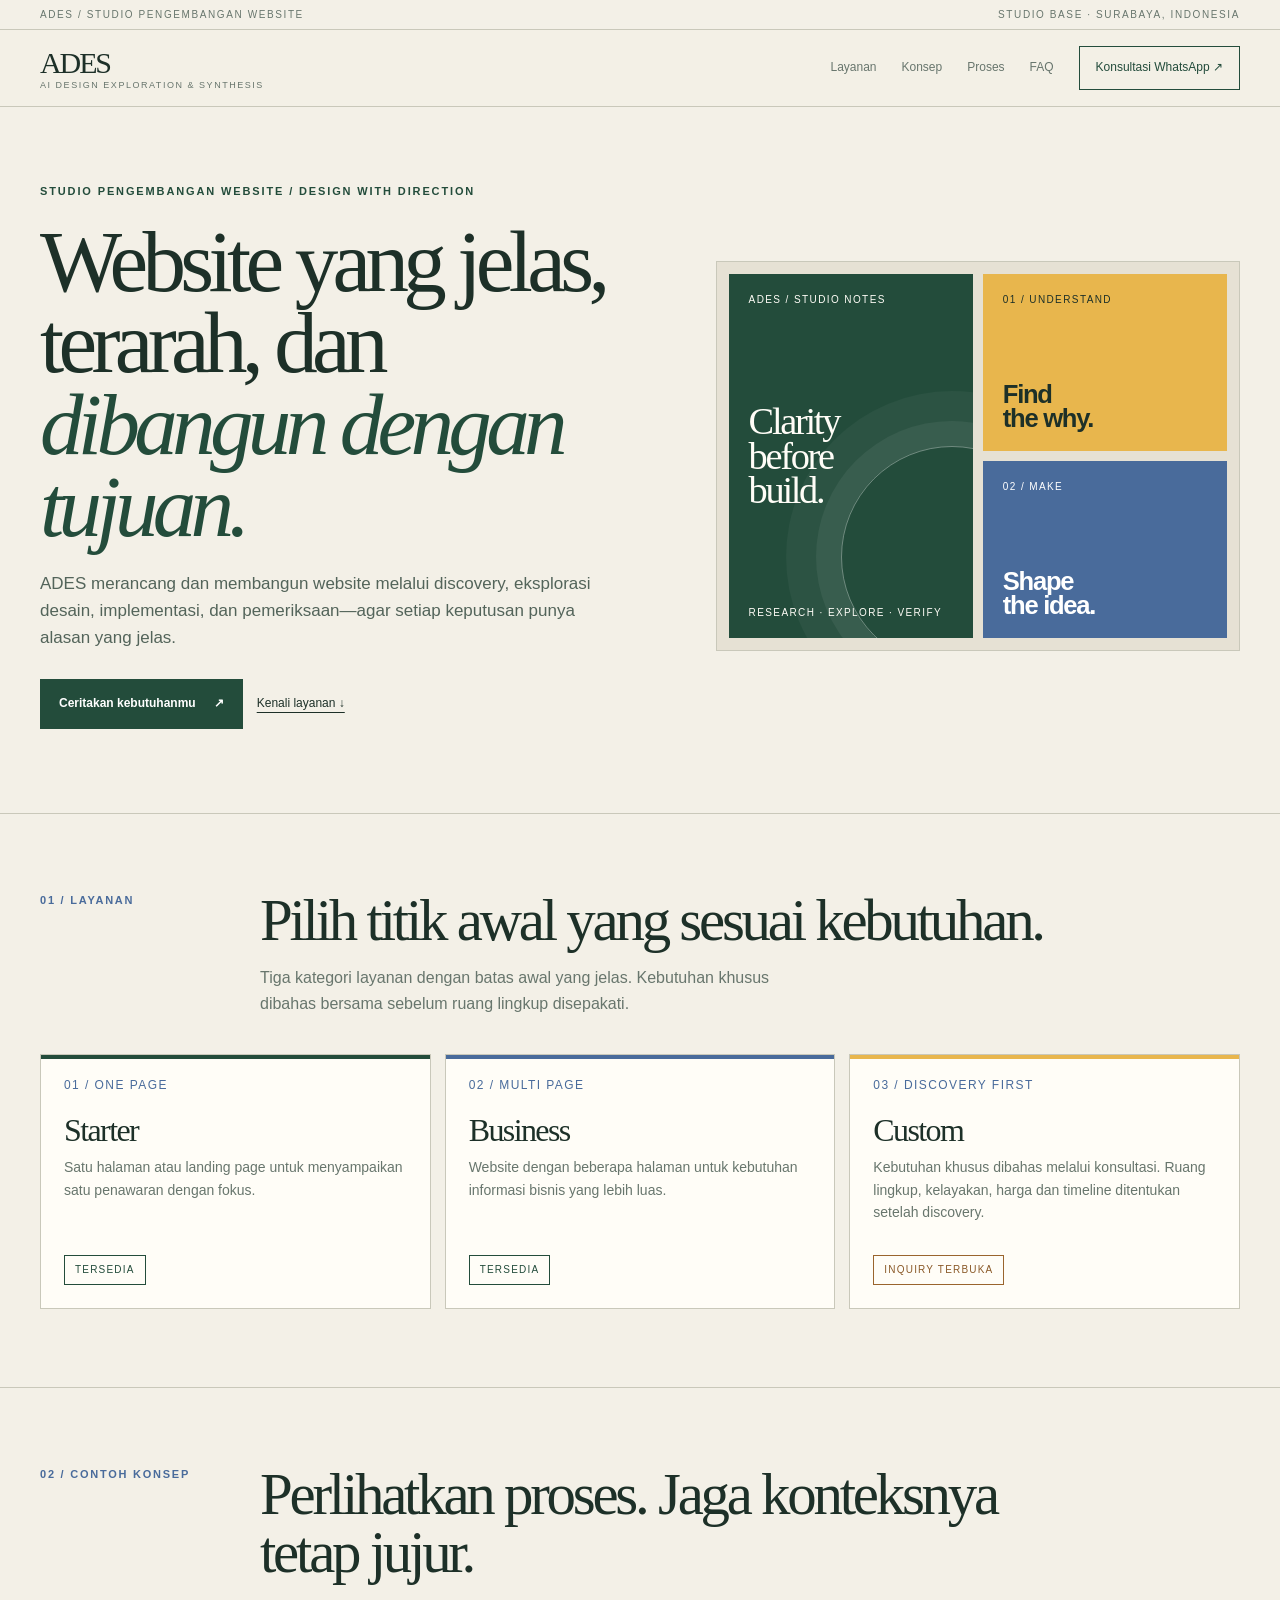
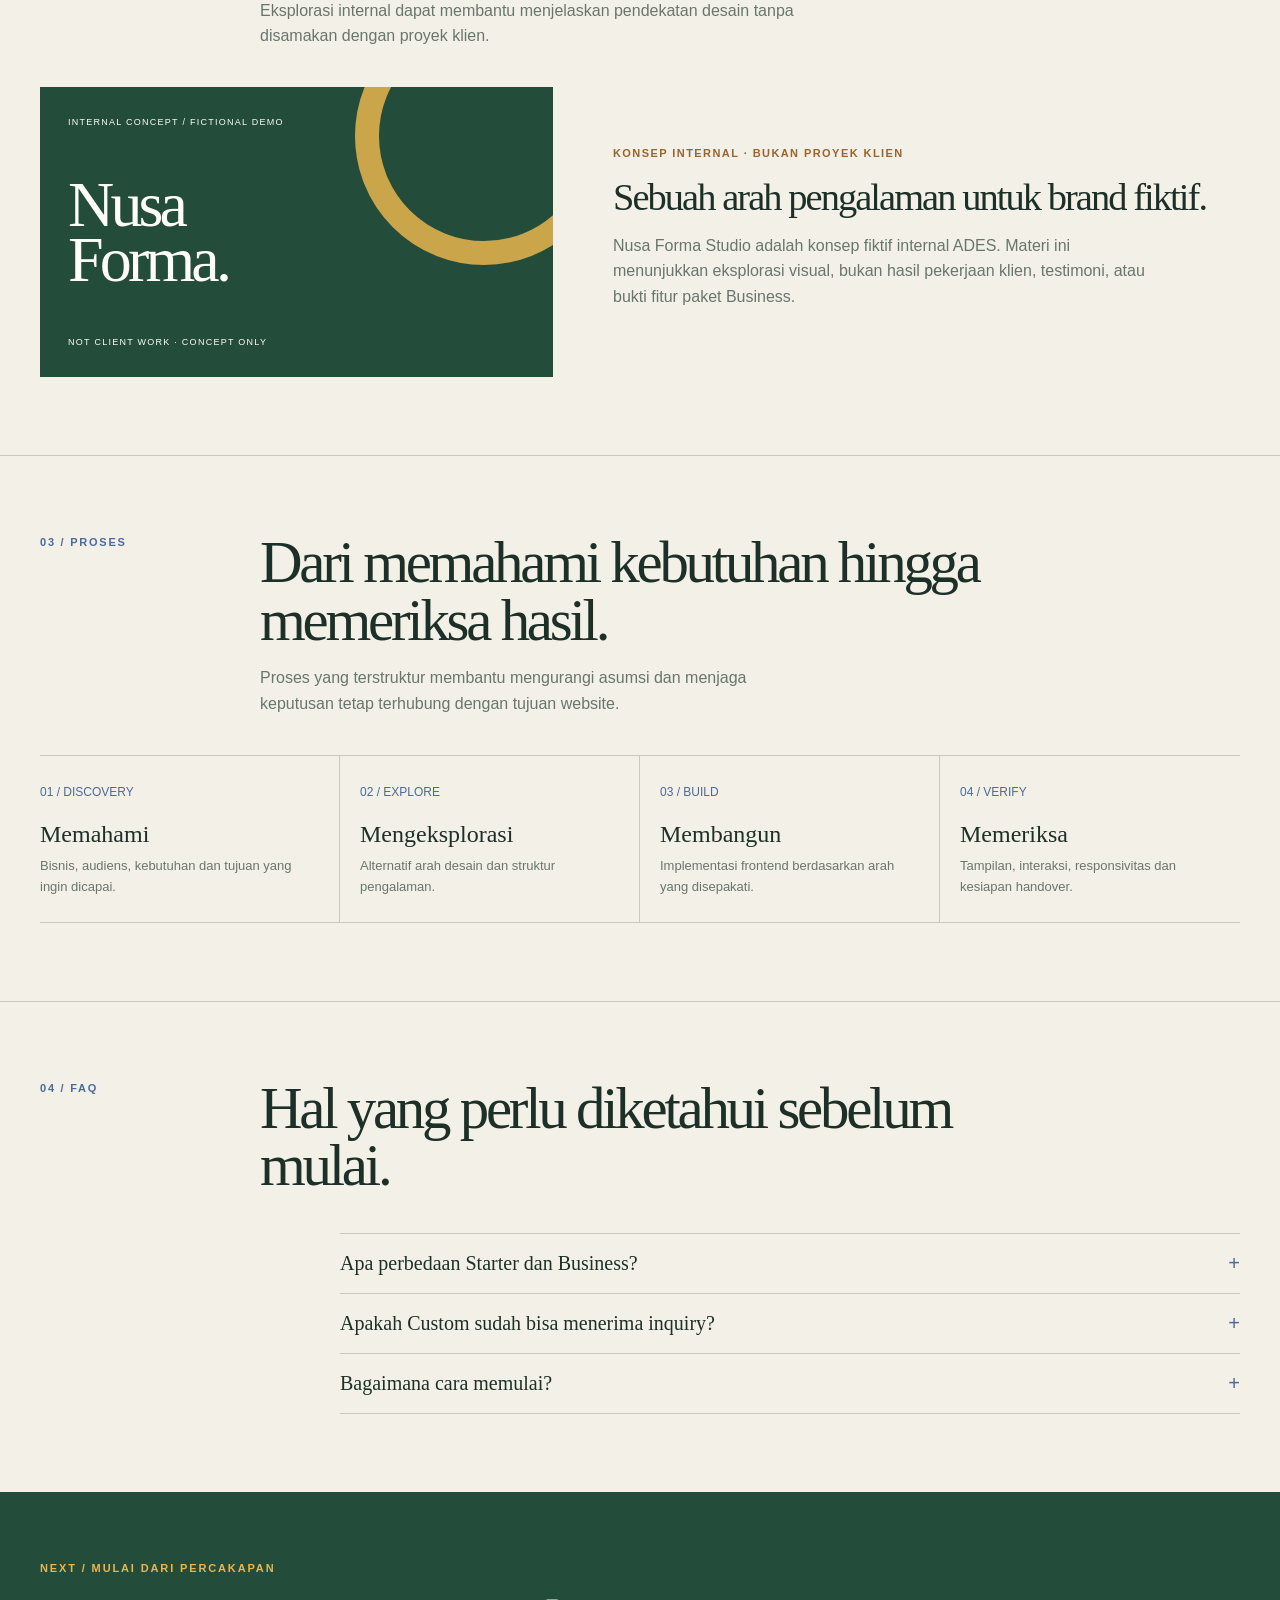
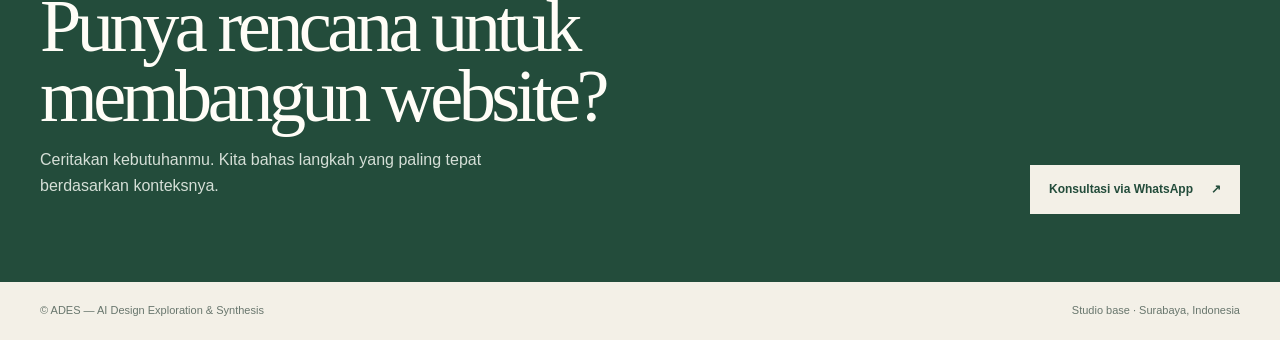
<file: r2/redo-v0.2/ades-redo-synthesized.html>
<!doctype html>
<html lang="id">
<head>
<meta charset="utf-8">
<meta name="viewport" content="width=device-width, initial-scale=1">
<meta name="description" content="ADES — studio desain dan pengembangan website dengan proses yang jelas.">
<meta name="theme-color" content="#f3f0e7">
<title>ADES — Website, dengan arah yang jelas</title>
<style>
:root{--paper:#f3f0e7;--paper-dark:#e6e1d4;--ink:#1d3028;--forest:#234c3b;--muted:#68766d;--line:#c9c8ba;--saffron:#e8b64d;--blue:#496b9b;--white:#fffdf7;--serif:Georgia,"Times New Roman",serif;--sans:Arial,Helvetica,sans-serif;--max:1200px}
*{box-sizing:border-box}html{scroll-behavior:smooth}body{margin:0;background:var(--paper);color:var(--ink);font:16px/1.6 var(--sans)}a{color:inherit}button{font:inherit}.wrap{width:min(var(--max),calc(100% - 56px));margin:auto}.skip{position:absolute;left:-9999px;top:8px;background:var(--ink);color:#fff;padding:10px 14px;z-index:30}.skip:focus{left:12px}a:focus-visible,button:focus-visible,summary:focus-visible{outline:3px solid var(--blue);outline-offset:4px}
.topline{font:10px var(--sans);letter-spacing:.16em;text-transform:uppercase;color:var(--muted);border-bottom:1px solid var(--line)}.topline .wrap{display:flex;justify-content:space-between;padding:9px 0}.header{position:sticky;top:0;z-index:10;background:rgba(243,240,231,.96);backdrop-filter:blur(10px);border-bottom:1px solid var(--line)}.nav{min-height:76px;display:flex;align-items:center;justify-content:space-between;gap:20px}.brand{text-decoration:none;font:30px var(--serif);letter-spacing:-.07em}.brand small{display:block;font:9px var(--sans);letter-spacing:.17em;color:var(--muted)}.nav-links{display:flex;align-items:center;gap:25px}.nav-links a{text-decoration:none;font-size:12px;color:var(--muted)}.nav-links a:hover{color:var(--forest)}.nav-cta{padding:11px 16px;border:1px solid var(--forest);color:var(--forest)!important}.menu-toggle{display:none;background:transparent;border:1px solid var(--line);padding:9px 13px;color:var(--ink)}
.hero{padding:76px 0 84px;display:grid;grid-template-columns:1.08fr .92fr;gap:5%;align-items:center;min-height:600px}.eyebrow{font-size:11px;font-weight:700;letter-spacing:.17em;text-transform:uppercase;color:var(--forest)}.hero h1{font:clamp(3.5rem,6.8vw,6.5rem)/.94 var(--serif);letter-spacing:-.065em;margin:20px 0 22px;max-width:720px}.hero h1 em{color:var(--forest);font-weight:400}.hero-copy{max-width:560px;color:#53645a;font-size:17px}.actions{display:flex;gap:14px;align-items:center;flex-wrap:wrap;margin-top:28px}.button{display:inline-flex;align-items:center;gap:18px;padding:15px 19px;background:var(--forest);color:white;text-decoration:none;font-size:12px;font-weight:700}.text-link{font-size:12px;text-decoration-thickness:1px;text-underline-offset:5px}
.hero-art{min-height:390px;position:relative;display:grid;grid-template-columns:1fr 1fr;grid-template-rows:1fr 1fr;gap:10px;padding:12px;background:var(--paper-dark);border:1px solid var(--line);overflow:hidden}.art-panel{position:relative;overflow:hidden;padding:20px;display:flex;flex-direction:column;justify-content:space-between}.art-panel small{font:10px var(--sans);letter-spacing:.14em;text-transform:uppercase}.art-panel strong{font:clamp(1.8rem,3vw,3.4rem)/.9 var(--serif);letter-spacing:-.06em}.art-panel.a{grid-row:span 2;background:var(--forest);color:var(--white)}.art-panel.a:after{content:"";position:absolute;width:220px;height:220px;border:1px solid rgba(255,255,255,.35);border-radius:50%;right:-90px;bottom:-30px;box-shadow:0 0 0 25px rgba(255,255,255,.06),0 0 0 55px rgba(255,255,255,.04)}.art-panel.b{background:var(--saffron);color:var(--ink)}.art-panel.c{background:var(--blue);color:white}.art-panel.b strong,.art-panel.c strong{font:700 clamp(1.4rem,2vw,2rem)/.95 var(--sans);letter-spacing:-.05em}.art-index{position:absolute;right:18px;top:15px;font:10px var(--sans)}
.section{padding:78px 0;border-top:1px solid var(--line)}.section-head{display:grid;grid-template-columns:190px 1fr;gap:30px;margin-bottom:38px}.section-label{font-size:11px;font-weight:700;letter-spacing:.16em;text-transform:uppercase;color:var(--blue)}.section h2{font:clamp(2.5rem,4.6vw,4.5rem)/.98 var(--serif);letter-spacing:-.055em;margin:0;max-width:800px}.section-intro{max-width:550px;color:var(--muted);margin:16px 0 0}
.offers{display:grid;grid-template-columns:repeat(3,1fr);gap:14px}.offer{background:var(--white);border:1px solid var(--line);padding:23px;min-height:255px;display:flex;flex-direction:column;position:relative}.offer:before{content:"";position:absolute;left:0;right:0;top:0;height:4px;background:var(--forest)}.offer:nth-child(2):before{background:var(--blue)}.offer:nth-child(3):before{background:var(--saffron)}.offer .num{font:12px var(--sans);color:var(--blue);letter-spacing:.12em}.offer h3{font:32px var(--serif);letter-spacing:-.05em;margin:20px 0 7px}.offer p{font-size:14px;color:var(--muted);margin:0 0 22px}.status{margin-top:auto;align-self:flex-start;padding:6px 10px;border:1px solid var(--forest);color:var(--forest);font-size:10px;letter-spacing:.12em;text-transform:uppercase}.status.custom{border-color:#9a642d;color:#8a5928}
.showcase{display:grid;grid-template-columns:.9fr 1.1fr;gap:5%;align-items:center}.show-art{min-height:290px;background:var(--forest);color:var(--white);padding:28px;display:flex;flex-direction:column;justify-content:space-between;position:relative;overflow:hidden}.show-art:before{content:"";position:absolute;width:210px;height:210px;border:24px solid rgba(232,182,77,.85);border-radius:50%;right:-60px;top:-80px}.show-art strong{font:clamp(2.7rem,5vw,4.8rem)/.86 var(--serif);letter-spacing:-.06em;z-index:1}.show-art small{font-size:9px;letter-spacing:.14em;text-transform:uppercase;z-index:1}.show-copy h3{font:clamp(2rem,3vw,3.1rem)/1 var(--serif);letter-spacing:-.05em;margin:14px 0}.show-copy p{max-width:540px;color:var(--muted)}.disclosure{font-size:11px;letter-spacing:.13em;text-transform:uppercase;color:#9a642d;font-weight:700}
.steps{display:grid;grid-template-columns:repeat(4,1fr);border-top:1px solid var(--line);border-bottom:1px solid var(--line)}.step{padding:22px 20px 24px 0;border-right:1px solid var(--line)}.step+.step{padding-left:20px}.step:last-child{border:0}.step b{font:12px var(--sans);color:var(--blue)}.step h3{font:24px var(--serif);margin:18px 0 8px}.step p{font-size:13px;color:var(--muted);margin:0}
.faq{max-width:900px;margin-left:auto}.faq details{border-top:1px solid var(--line);padding:18px 0}.faq details:last-child{border-bottom:1px solid var(--line)}.faq summary{list-style:none;display:flex;justify-content:space-between;gap:20px;cursor:pointer;font:20px var(--serif)}.faq summary::-webkit-details-marker{display:none}.faq summary:after{content:"+";font:20px var(--sans);color:var(--blue)}.faq details[open] summary:after{content:"−"}.faq p{max-width:700px;color:var(--muted);margin:12px 0 0}
.final{padding:68px 0;background:var(--forest);color:var(--white)}.final-inner{display:grid;grid-template-columns:1fr auto;gap:30px;align-items:end}.final .eyebrow{color:var(--saffron)}.final h2{font:clamp(2.9rem,5.8vw,5.2rem)/.94 var(--serif);letter-spacing:-.06em;margin:14px 0;max-width:760px}.final p{color:#d5dfd7;max-width:500px}.final .button{background:var(--paper);color:var(--forest)}footer{padding:20px 0;color:var(--muted);font-size:11px}.foot{display:flex;justify-content:space-between;gap:18px;flex-wrap:wrap}
@media(max-width:850px){.hero{grid-template-columns:1fr .9fr;gap:24px}.section-head{grid-template-columns:130px 1fr}.offer{padding:18px}.steps{grid-template-columns:1fr 1fr}.step:nth-child(2){border-right:0}.step:nth-child(n+3){border-top:1px solid var(--line);padding-top:20px}.showcase{grid-template-columns:1fr 1fr}}
@media(max-width:640px){.wrap{width:calc(100% - 36px)}.topline .wrap span:last-child{display:none}.nav{min-height:68px}.menu-toggle{display:block}.nav-links{display:none;position:absolute;top:68px;left:0;right:0;background:var(--paper);padding:20px 18px;border-bottom:1px solid var(--line);flex-direction:column;align-items:stretch;gap:14px}.nav-links.is-open{display:flex}.nav-cta{text-align:center}.hero{grid-template-columns:1fr;padding:50px 0 60px;gap:28px;min-height:0}.hero h1{font-size:clamp(3.35rem,14vw,5rem)}.hero-copy{font-size:15px}.hero-art{min-height:310px}.art-panel{padding:15px}.section{padding:60px 0}.section-head{grid-template-columns:1fr;gap:12px}.section h2{font-size:2.9rem}.offers{grid-template-columns:1fr}.offer{min-height:0}.offer h3{margin:14px 0 6px}.showcase{grid-template-columns:1fr}.show-art{min-height:250px}.steps{grid-template-columns:1fr}.step,.step+.step{padding:18px 0;border-right:0;border-bottom:1px solid var(--line)}.step:last-child{border-bottom:0}.step:nth-child(n+3){border-top:0}.faq{margin:0}.faq summary{font-size:18px}.final-inner{grid-template-columns:1fr}.final h2{font-size:3.3rem}}
@media(max-width:360px){.wrap{width:calc(100% - 28px)}.hero h1{font-size:3.1rem}.actions{align-items:stretch;flex-direction:column}.button{justify-content:space-between}.hero-art{min-height:280px}.art-panel{padding:12px}.art-panel strong{font-size:1.55rem}}
@media(prefers-reduced-motion:reduce){*,*::before,*::after{scroll-behavior:auto!important;transition:none!important;animation:none!important}}
</style>
</head>
<body>
<a class="skip" href="#main">Lewati ke konten utama</a>
<div class="topline"><div class="wrap"><span>ADES / Studio pengembangan website</span><span>Studio base · Surabaya, Indonesia</span></div></div>
<header class="header"><div class="wrap nav"><a class="brand" href="#top">ADES<small>AI DESIGN EXPLORATION & SYNTHESIS</small></a>
<button class="menu-toggle" type="button" aria-expanded="false" aria-controls="primary-links">Menu</button>
<nav class="nav-links" id="primary-links" aria-label="Navigasi utama"><a href="#layanan">Layanan</a><a href="#konsep">Konsep</a><a href="#proses">Proses</a><a href="#faq">FAQ</a><a class="nav-cta" href="https://wa.me/6281246027946" target="_blank" rel="noopener noreferrer">Konsultasi WhatsApp ↗</a></nav></div></header>
<main id="main">
<section class="wrap hero" id="top"><div><div class="eyebrow">Studio pengembangan website / Design with direction</div><h1>Website yang jelas, terarah, dan <em>dibangun dengan tujuan.</em></h1><p class="hero-copy">ADES merancang dan membangun website melalui discovery, eksplorasi desain, implementasi, dan pemeriksaan—agar setiap keputusan punya alasan yang jelas.</p><div class="actions"><a class="button" href="https://wa.me/6281246027946" target="_blank" rel="noopener noreferrer">Ceritakan kebutuhanmu <span>↗</span></a><a class="text-link" href="#layanan">Kenali layanan ↓</a></div></div>
<div class="hero-art" aria-label="Ilustrasi abstrak proses desain dan pengembangan"><div class="art-panel a"><small>ADES / Studio notes</small><strong>Clarity<br>before<br>build.</strong><small>Research · Explore · Verify</small></div><div class="art-panel b"><small>01 / Understand</small><strong>Find<br>the why.</strong></div><div class="art-panel c"><small>02 / Make</small><strong>Shape<br>the idea.</strong></div></div></section>
<section class="section" id="layanan"><div class="wrap"><div class="section-head"><div class="section-label">01 / Layanan</div><div><h2>Pilih titik awal yang sesuai kebutuhan.</h2><p class="section-intro">Tiga kategori layanan dengan batas awal yang jelas. Kebutuhan khusus dibahas bersama sebelum ruang lingkup disepakati.</p></div></div>
<div class="offers"><article class="offer"><span class="num">01 / ONE PAGE</span><h3>Starter</h3><p>Satu halaman atau landing page untuk menyampaikan satu penawaran dengan fokus.</p><span class="status">Tersedia</span></article>
<article class="offer"><span class="num">02 / MULTI PAGE</span><h3>Business</h3><p>Website dengan beberapa halaman untuk kebutuhan informasi bisnis yang lebih luas.</p><span class="status">Tersedia</span></article>
<article class="offer"><span class="num">03 / DISCOVERY FIRST</span><h3>Custom</h3><p>Kebutuhan khusus dibahas melalui konsultasi. Ruang lingkup, kelayakan, harga dan timeline ditentukan setelah discovery.</p><span class="status custom">Inquiry terbuka</span></article></div></div></section>
<section class="section" id="konsep"><div class="wrap"><div class="section-head"><div class="section-label">02 / Contoh konsep</div><div><h2>Perlihatkan proses. Jaga konteksnya tetap jujur.</h2><p class="section-intro">Eksplorasi internal dapat membantu menjelaskan pendekatan desain tanpa disamakan dengan proyek klien.</p></div></div>
<div class="showcase"><div class="show-art"><small>Internal concept / Fictional demo</small><strong>Nusa<br>Forma.</strong><small>Not client work · Concept only</small></div><div class="show-copy"><span class="disclosure">Konsep internal · bukan proyek klien</span><h3>Sebuah arah pengalaman untuk brand fiktif.</h3><p>Nusa Forma Studio adalah konsep fiktif internal ADES. Materi ini menunjukkan eksplorasi visual, bukan hasil pekerjaan klien, testimoni, atau bukti fitur paket Business.</p></div></div></div></section>
<section class="section" id="proses"><div class="wrap"><div class="section-head"><div class="section-label">03 / Proses</div><div><h2>Dari memahami kebutuhan hingga memeriksa hasil.</h2><p class="section-intro">Proses yang terstruktur membantu mengurangi asumsi dan menjaga keputusan tetap terhubung dengan tujuan website.</p></div></div>
<div class="steps"><article class="step"><b>01 / DISCOVERY</b><h3>Memahami</h3><p>Bisnis, audiens, kebutuhan dan tujuan yang ingin dicapai.</p></article><article class="step"><b>02 / EXPLORE</b><h3>Mengeksplorasi</h3><p>Alternatif arah desain dan struktur pengalaman.</p></article><article class="step"><b>03 / BUILD</b><h3>Membangun</h3><p>Implementasi frontend berdasarkan arah yang disepakati.</p></article><article class="step"><b>04 / VERIFY</b><h3>Memeriksa</h3><p>Tampilan, interaksi, responsivitas dan kesiapan handover.</p></article></div></div></section>
<section class="section" id="faq"><div class="wrap"><div class="section-head"><div class="section-label">04 / FAQ</div><div><h2>Hal yang perlu diketahui sebelum mulai.</h2></div></div><div class="faq">
<details><summary>Apa perbedaan Starter dan Business?</summary><p>Starter adalah satu halaman atau landing page. Business adalah website dengan beberapa halaman. Detail kebutuhan dibicarakan saat konsultasi.</p></details>
<details><summary>Apakah Custom sudah bisa menerima inquiry?</summary><p>Ya. Custom terbuka untuk inquiry. Kelayakan, ruang lingkup, harga dan timeline ditentukan setelah kebutuhan dipahami melalui konsultasi dan discovery.</p></details>
<details><summary>Bagaimana cara memulai?</summary><p>Kirim gambaran bisnis dan kebutuhan website melalui WhatsApp. Percakapan awal membantu memahami konteks dan langkah berikutnya.</p></details>
</div></div></section>
<section class="final"><div class="wrap final-inner"><div><div class="eyebrow">Next / Mulai dari percakapan</div><h2>Punya rencana untuk membangun website?</h2><p>Ceritakan kebutuhanmu. Kita bahas langkah yang paling tepat berdasarkan konteksnya.</p></div><a class="button" href="https://wa.me/6281246027946" target="_blank" rel="noopener noreferrer">Konsultasi via WhatsApp <span>↗</span></a></div></section>
</main>
<footer><div class="wrap foot"><span>© ADES — AI Design Exploration & Synthesis</span><span>Studio base · Surabaya, Indonesia</span></div></footer>
<script>
(() => {
 const toggle=document.querySelector('.menu-toggle');
 const nav=document.querySelector('.nav-links');
 const setOpen=(open)=>{toggle.setAttribute('aria-expanded',String(open));nav.classList.toggle('is-open',open);if(!open)toggle.focus();};
 toggle.addEventListener('click',()=>setOpen(toggle.getAttribute('aria-expanded')!=='true'));
 nav.addEventListener('click',e=>{if(e.target.closest('a'))setOpen(false)});
 document.addEventListener('keydown',e=>{if(e.key==='Escape'&&toggle.getAttribute('aria-expanded')==='true')setOpen(false)});
})();
</script>
</body>
</html>
</file>
<file: site/styles.css>
:root{--paper:#f1eee5;--paper2:#e7e2d6;--ink:#192b24;--forest:#214b3b;--forest2:#16392d;--muted:#59675e;--line:#c9c8ba;--acid:#e7b54a;--blue:#58739a;--white:#fbfaf5;--serif:'Playfair Display',Georgia,serif;--sans:'DM Sans',Arial,sans-serif;--mono:'DM Mono',monospace;--max:1240px}
*{box-sizing:border-box}html{scroll-behavior:smooth;scroll-padding-top:100px}body{margin:0;background:var(--paper);color:var(--ink);font:16px/1.65 var(--sans);-webkit-font-smoothing:antialiased}a{color:inherit}button{font:inherit}.wrap{width:min(var(--max),calc(100% - 80px));margin-inline:auto}.skip{position:absolute;left:-999px;top:8px;background:var(--ink);color:#fff;padding:12px;z-index:99}.skip:focus{left:12px}.progress{height:3px;position:fixed;inset:0 0 auto;z-index:60;background:transparent}.progress span{display:block;height:100%;width:0;background:var(--acid);transform-origin:left}a:focus-visible,button:focus-visible,summary:focus-visible{outline:3px solid var(--blue);outline-offset:4px}
.topline{border-bottom:1px solid var(--line);font:10px var(--mono);letter-spacing:.09em;color:var(--muted)}.topline .wrap{display:flex;justify-content:space-between;padding:9px 0}.topline i{font-style:normal;color:#9c642e;margin:0 8px}.header{position:sticky;top:0;z-index:50;background:rgba(241,238,229,.94);backdrop-filter:blur(14px);border-bottom:1px solid rgba(201,200,186,.8)}.nav{height:82px;display:flex;align-items:center;justify-content:space-between}.brand{font:600 32px/.75 var(--sans);letter-spacing:-.1em;text-decoration:none}.brand span{color:#b36c43}.brand small{display:inline-block;margin-left:13px;padding-left:13px;border-left:1px solid var(--line);font:8px/1.4 var(--mono);letter-spacing:.08em;color:var(--muted)}.nav-links{display:flex;align-items:center;gap:36px}.nav-links>a:not(.nav-cta){font-size:12px;text-decoration:none;color:#56645b}.nav-links>a:not(.nav-cta):hover{color:var(--forest)}.nav-cta{background:var(--forest);color:white;text-decoration:none;padding:13px 17px;font-size:11px;letter-spacing:.02em}.nav-cta span{margin-left:18px;color:var(--acid)}.menu-toggle{display:none}
.hero{min-height:710px;padding-top:82px;padding-bottom:90px;position:relative;display:grid;grid-template-columns:1.03fr .97fr;align-items:center;gap:5%}.hero-copy{position:relative;z-index:2}.eyebrow,.section-kicker,.section-note,.hero-foot,.visual-top,.visual-bottom,.visual-card small,.visual-stamp,.hero-index,.hero-scroll,.picker-foot,.detail-meta,.detail-bottom,.method-overline,.method-output,.method-graphic>span,.closing-top,.footer-top>span,.footer-top>a:last-child,.footer-bottom{font:10px var(--mono);letter-spacing:.09em}.eyebrow{color:var(--forest);display:flex;align-items:center;gap:10px}.eyebrow-dot{width:7px;height:7px;background:#b16e43;border-radius:50%;box-shadow:0 0 0 5px rgba(177,110,67,.12)}.hero-index{margin-left:auto;color:#59675e}.hero h1{font:500 clamp(5rem,8.4vw,8.4rem)/.91 var(--serif);letter-spacing:-.075em;margin:40px 0 28px}.hero h1 em{font-weight:500;color:var(--forest)}.period{color:#b16e43}.hero-lead{max-width:490px;font-size:16px;line-height:1.8;color:#59675e}.hero-actions{display:flex;align-items:center;gap:30px;margin-top:32px}.button{display:inline-flex;align-items:center;justify-content:space-between;gap:30px;padding:16px 19px;text-decoration:none;font-size:12px;font-weight:600;transition:transform .25s,background .25s,color .25s}.button:hover{transform:translateY(-3px)}.button-dark{background:var(--forest);color:white}.button-dark span{color:var(--acid);font-size:17px}.underlink{font-size:12px;text-underline-offset:5px}.underlink span{margin-left:7px}.hero-foot{display:flex;gap:22px;flex-wrap:wrap;margin-top:66px;color:#59675e;font-size:8px}.hero-visual{height:500px;position:relative;overflow:hidden;background:var(--forest);color:var(--white);isolation:isolate}.hero-visual:before{content:"";position:absolute;inset:0;background:linear-gradient(135deg,rgba(255,255,255,.035),transparent 48%,rgba(0,0,0,.14));z-index:-1}.visual-top,.visual-bottom{position:absolute;left:26px;right:26px;display:flex;justify-content:space-between;color:#d4ddd4;font-size:9px}.visual-top{top:23px}.visual-top span:last-child{text-align:right}.visual-bottom{bottom:20px}.visual-bottom span:last-child{text-align:right}.orbit{position:absolute;border:1px solid rgba(236,240,228,.25);border-radius:50%;width:390px;height:390px;left:50%;top:48%;transform:translate(-50%,-50%)}.orbit-one{width:310px;height:310px;border-style:dashed}.orbit-two{width:440px;height:440px;opacity:.45}.orbit-core{position:absolute;left:50%;top:48%;transform:translate(-50%,-50%);width:150px;height:150px;border-radius:50%;display:grid;place-items:center;background:var(--acid);color:var(--forest2);font:600 38px/.82 var(--sans);letter-spacing:-.1em;text-align:center;box-shadow:0 0 0 14px rgba(231,181,74,.12),0 0 0 36px rgba(231,181,74,.05)}.visual-card{position:absolute;padding:16px 18px;display:flex;flex-direction:column;justify-content:space-between;box-shadow:0 12px 30px #10281d30}.visual-card small{font-size:8px}.visual-card strong{font:500 25px/.98 var(--serif);letter-spacing:-.04em}.card-a{left:8%;top:27%;width:155px;height:158px;background:var(--paper);color:var(--forest);transform:rotate(-5deg)}.card-b{right:7%;bottom:22%;width:150px;height:138px;background:#b76f48;color:white;transform:rotate(5deg)}.card-line{height:2px;background:var(--acid);width:35px}.visual-stamp{position:absolute;right:9%;top:17%;color:var(--acid);border:1px solid rgba(231,181,74,.65);border-radius:50%;width:80px;height:80px;display:grid;place-items:center;text-align:center;font-size:8px;transform:rotate(12deg)}.hero-scroll{position:absolute;bottom:25px;left:0;display:flex;align-items:center;gap:14px;color:#59675e;font-size:8px}.scroll-line{width:62px;height:1px;background:#a7aa9e}
.intro-band{background:var(--paper2);padding:64px 0;border-block:1px solid var(--line)}.intro-grid{display:grid;grid-template-columns:180px 1fr 160px;gap:35px;align-items:start}.section-kicker{color:#8a5928}.intro-grid p{font:500 clamp(1.7rem,3vw,2.75rem)/1.35 var(--serif);letter-spacing:-.035em;max-width:850px;margin:0}.intro-grid p em{color:var(--forest);font-weight:500}.intro-aside{justify-self:end;font:9px/1.7 var(--mono);letter-spacing:.08em;color:#59675e}
.section{padding:118px 0}.section-top{display:flex;justify-content:space-between;align-items:center;border-bottom:1px solid var(--line);padding-bottom:17px}.section-note{color:#59675e;font-size:9px}.section-heading{display:grid;grid-template-columns:1.2fr .8fr;gap:8%;align-items:end;padding:45px 0 55px}.section-heading h2,.method-head h2,.faq-layout>h2{font:500 clamp(3.8rem,7vw,6.6rem)/.98 var(--serif);letter-spacing:-.07em;margin:0}.section-heading h2 em,.method-head h2 em{color:var(--forest)}.section-heading>p{max-width:420px;color:var(--muted);font-size:14px;line-height:1.85;margin:0 0 8px}
.service-layout{display:grid;grid-template-columns:.72fr 1.28fr;gap:18px}.service-picker{background:var(--forest);color:white;padding:20px 24px;display:flex;flex-direction:column;min-height:390px}.service-tab{border:0;border-bottom:1px solid #ffffff35;background:none;color:white;display:grid;grid-template-columns:38px 1fr auto 18px;align-items:center;gap:10px;padding:24px 0;text-align:left;cursor:pointer;transition:padding .25s,color .25s}.service-tab>span{font:10px var(--mono);color:#a9b8aa}.service-tab b{font:500 25px var(--serif)}.service-tab small{font:8px var(--mono);letter-spacing:.08em;color:#a9b8aa}.service-tab i{font-style:normal;color:var(--acid);opacity:0;transform:translateX(-6px);transition:.25s}.service-tab:hover,.service-tab.is-active{padding-left:9px}.service-tab.is-active b{color:var(--acid)}.service-tab.is-active i{opacity:1;transform:none}.picker-foot{margin-top:auto;padding-top:20px;display:flex;justify-content:space-between;color:#b9c5ba;font-size:8px}.service-detail{background:var(--paper2);border:1px solid var(--line);min-height:390px;padding:25px 30px 18px;display:flex;flex-direction:column;transition:background .25s}.detail-meta{display:flex;justify-content:space-between;color:#59675e;font-size:9px}.availability{display:flex;align-items:center;gap:8px}.availability i{width:7px;height:7px;border-radius:50%;background:#5a8b5f}.detail-body{display:grid;grid-template-columns:.9fr 1.1fr;gap:22px;align-items:center;flex:1;padding:20px 0}.detail-symbol{font:italic 500 56px var(--serif);color:#b16e43}.detail-body h3{font:500 clamp(2.2rem,4vw,3.5rem)/1.02 var(--serif);letter-spacing:-.055em;margin:10px 0}.detail-body h3 em{color:var(--forest)}.detail-copy p{font-size:13px;color:#59675e;line-height:1.8;margin:0 0 17px}.detail-copy ul{padding:0;list-style:none;margin:0 0 20px}.detail-copy li{font-size:11px;padding:7px 0;border-bottom:1px solid #c9c8ba;color:#45554b}.detail-copy li:before{content:"↗";color:#b16e43;margin-right:9px}.detail-cta{display:inline-flex;align-items:center;gap:24px;background:var(--forest);color:white;padding:12px 15px;text-decoration:none;font-size:11px}.detail-cta span{color:var(--acid)}.detail-bottom{display:flex;justify-content:space-between;border-top:1px solid var(--line);padding-top:14px;color:#59675e;font-size:8px}.service-disclaimer{max-width:780px;margin:18px 0 0 auto;color:#59675e;font-size:11px;line-height:1.7}
.method{background:var(--paper2);padding:110px 0 120px;border-block:1px solid var(--line)}.method-head{display:grid;grid-template-columns:1fr .7fr;gap:10%;align-items:end;padding:48px 0 65px}.method-head h2{font-size:clamp(4rem,7.6vw,7rem)}.method-head h2 span,.faq-layout>h2 span{color:#b16e43}.method-head>p{max-width:390px;color:var(--muted);font-size:14px;line-height:1.9;margin:0 0 8px}.method-grid{display:grid;grid-template-columns:.65fr 1.35fr;gap:24px}.method-list{border-top:1px solid var(--line)}.method-step{width:100%;border:0;border-bottom:1px solid var(--line);background:none;padding:21px 9px;display:grid;grid-template-columns:42px 1fr 20px;align-items:center;text-align:left;cursor:pointer;color:var(--ink);transition:padding .25s,background .25s}.method-step>span{font:10px var(--mono);color:#59675e}.method-step b{font:500 22px var(--serif)}.method-step i{font-style:normal;color:#b16e43;opacity:0}.method-step.is-active{padding-left:18px;background:#ffffff58}.method-step.is-active b{color:var(--forest)}.method-step.is-active i{opacity:1}.method-detail{background:var(--forest);color:white;display:grid;grid-template-columns:1fr 1fr;min-height:330px}.method-graphic{position:relative;overflow:hidden;background:#294f40;min-height:330px;display:grid;place-items:center}.graphic-ring{width:210px;height:210px;border:1px solid #b8c9b9;border-radius:50%;box-shadow:0 0 0 22px #ffffff0c,0 0 0 48px #ffffff08;position:relative}.graphic-ring:before,.graphic-ring:after{content:"";position:absolute;inset:28px;border:1px dashed #b8c9b980;border-radius:50%}.graphic-ring:after{inset:73px;background:var(--acid);border:0;box-shadow:0 0 0 9px #e7b54a20}.graphic-cross{position:absolute;width:80%;height:1px;background:#ffffff30;transform:rotate(-34deg)}.method-graphic>span{position:absolute;left:20px;bottom:17px;color:#c1d0c3;font-size:8px}.method-description{padding:35px 35px 28px;display:flex;flex-direction:column;align-items:flex-start}.method-overline{font-size:8px;color:var(--acid)}.method-description h3{font:500 clamp(2.3rem,4vw,3.6rem)/1.03 var(--serif);letter-spacing:-.05em;margin:34px 0 17px}.method-description h3 em{color:var(--acid)}.method-description p{color:#d1dbd2;font-size:12px;line-height:1.9;max-width:360px}.method-output{margin-top:auto;padding-top:20px;border-top:1px solid #ffffff35;width:100%;color:#c1d0c3;font-size:8px}
.principle-band{padding:65px 0;background:var(--acid);color:var(--forest2)}.principle-grid{display:grid;grid-template-columns:180px 1fr auto;gap:30px;align-items:center}.principle-grid .section-kicker{color:#59451f}.principle-grid p{font:500 clamp(2rem,4vw,3.6rem)/1.1 var(--serif);letter-spacing:-.04em;margin:0}.principle-grid p em{font-weight:500}.principle-grid>span:last-child{font:8px var(--mono);letter-spacing:.08em}
.faq-section{padding-bottom:125px}.faq-layout{display:grid;grid-template-columns:.8fr 1.2fr;gap:8%;padding-top:55px}.faq-layout>h2{font:500 clamp(3.6rem,6vw,5.7rem)/1 var(--serif);letter-spacing:-.065em;margin:0}.faq-list{border-top:1px solid var(--line)}.faq-list details{border-bottom:1px solid var(--line)}.faq-list summary{list-style:none;cursor:pointer;display:flex;justify-content:space-between;gap:20px;align-items:center;padding:22px 2px;font:500 19px var(--serif)}.faq-list summary::-webkit-details-marker{display:none}.faq-list summary span{font:20px var(--sans);color:#b16e43;transition:transform .25s}.faq-list details[open] summary span{transform:rotate(45deg)}.faq-answer{display:grid;grid-template-rows:0fr;transition:grid-template-rows .35s ease}.faq-list details[open] .faq-answer{grid-template-rows:1fr}.faq-answer p{overflow:hidden;margin:0;color:#59675e;font-size:13px;line-height:1.85;max-width:650px}.faq-list details[open] .faq-answer p{padding:0 30px 22px 2px}
.closing{background:var(--forest2);color:white;padding:68px 0 62px;position:relative;overflow:hidden}.closing-inner{position:relative;z-index:1}.closing-top{display:flex;justify-content:space-between;color:#bdc9bd;font-size:9px}.closing h2{font:500 clamp(4.6rem,9vw,9rem)/.91 var(--serif);letter-spacing:-.075em;margin:65px 0 55px;position:relative;z-index:2}.closing h2 em{color:var(--acid)}.closing-bottom{display:flex;justify-content:space-between;align-items:end;border-top:1px solid #ffffff4a;padding-top:24px;position:relative;z-index:2}.closing-bottom p{max-width:370px;color:#d1dbd2;font-size:14px}.button-light{background:var(--acid);color:var(--forest2)}.button-light span{font-size:17px}.closing-orbit{position:absolute;width:520px;height:520px;border:1px solid #ffffff15;border-radius:50%;right:-80px;top:80px;box-shadow:0 0 0 35px #ffffff08,0 0 0 85px #ffffff05}
footer{background:#10271e;color:#c3cdc4;padding:28px 0 18px}.footer-top,.footer-bottom{display:flex;align-items:center;justify-content:space-between}.footer-top{padding-bottom:35px}.footer-brand{font:600 38px var(--sans);letter-spacing:-.1em;text-decoration:none;color:white}.footer-brand span{color:var(--acid)}.footer-top>span,.footer-top>a:last-child,.footer-bottom{font-size:8px;letter-spacing:.09em}.footer-top>a:last-child{text-decoration:none}.footer-bottom{border-top:1px solid #ffffff2c;padding-top:16px;color:#93a398}
@media(prefers-reduced-motion:reduce){*,*::before,*::after{scroll-behavior:auto!important;animation:none!important;transition:none!important}}
@media(max-width:980px){.wrap{width:calc(100% - 52px)}.hero{min-height:640px;gap:3%}.hero h1{font-size:clamp(4.8rem,8.5vw,6.8rem)}.hero-visual{height:440px}.card-a{left:4%;width:135px}.card-b{right:3%;width:130px}.section{padding:90px 0}.service-layout{grid-template-columns:.8fr 1.2fr}.detail-body{grid-template-columns:1fr}.detail-symbol{font-size:42px}.detail-body h3{font-size:2.6rem}.method-detail{grid-template-columns:.85fr 1.15fr}.method-description{padding:28px}.principle-grid{grid-template-columns:140px 1fr}.principle-grid>span:last-child{grid-column:2}}
@media(max-width:700px){.wrap{width:calc(100% - 38px)}.topline .wrap span:last-child{display:none}.nav{height:72px}.brand{font-size:29px}.brand small{font-size:7px}.menu-toggle{display:flex;align-items:center;gap:7px;border:1px solid var(--line);background:transparent;padding:10px 12px;color:var(--ink)}.menu-toggle span{width:13px;height:1px;background:var(--ink);display:block}.menu-toggle b{font:9px var(--mono);letter-spacing:.08em;margin-left:4px}.nav-links{display:none;position:absolute;left:0;right:0;top:72px;padding:22px 20px 25px;background:var(--paper);border-bottom:1px solid var(--line);flex-direction:column;align-items:stretch;gap:20px}.nav-links.is-open{display:flex}.nav-links>a:not(.nav-cta){font-size:15px}.nav-cta{text-align:center}.hero{display:flex;flex-direction:column;align-items:stretch;padding-top:54px;padding-bottom:76px;gap:42px}.hero h1{font-size:clamp(4.6rem,17vw,7rem);margin:32px 0 22px}.hero-lead{font-size:14px;max-width:500px}.hero-actions{gap:20px;flex-wrap:wrap}.hero-foot{margin-top:42px;gap:10px 18px;font-size:7px}.hero-visual{height:390px}.visual-card strong{font-size:22px}.card-a{left:8%;top:25%}.card-b{right:7%;bottom:18%}.visual-stamp{right:8%;top:12%;width:68px;height:68px}.orbit{width:310px;height:310px}.orbit-one{width:230px;height:230px}.orbit-two{width:350px;height:350px}.orbit-core{width:118px;height:118px;font-size:31px}.hero-scroll{bottom:25px}.intro-band{padding:45px 0}.intro-grid{grid-template-columns:1fr;gap:18px}.intro-grid p{font-size:1.9rem}.intro-aside{justify-self:start}.section{padding:76px 0}.section-heading{grid-template-columns:1fr;gap:20px;padding:35px 0}.section-heading h2{font-size:4rem}.section-heading>p{font-size:13px}.section-note{font-size:7px}.service-layout{grid-template-columns:1fr;gap:12px}.service-picker{min-height:0;padding:10px 18px}.service-tab{padding:15px 0;grid-template-columns:32px 1fr auto 16px}.service-tab b{font-size:22px}.service-tab small{font-size:7px}.picker-foot{padding:13px 0 5px}.service-detail{min-height:0;padding:19px 18px 15px}.detail-body{grid-template-columns:1fr;gap:5px;padding:20px 0}.detail-symbol{font-size:38px}.detail-body h3{font-size:3rem;margin:3px 0 12px}.detail-copy p{font-size:12px}.detail-bottom{font-size:7px}.service-disclaimer{font-size:10px}.method{padding:76px 0}.method-head{grid-template-columns:1fr;gap:20px;padding:35px 0 38px}.method-head h2{font-size:4.5rem}.method-head>p{font-size:13px}.method-grid{grid-template-columns:1fr;gap:14px}.method-list{display:grid;grid-template-columns:repeat(4,1fr);border:0;gap:5px}.method-step{display:flex;flex-direction:column;align-items:flex-start;gap:8px;padding:12px 9px;border:1px solid var(--line)}.method-step b{font-size:16px}.method-step i{display:none}.method-step.is-active{padding-left:9px;background:var(--forest);color:white}.method-step.is-active>span{color:var(--acid)}.method-detail{grid-template-columns:1fr}.method-graphic{min-height:210px}.graphic-ring{width:140px;height:140px}.graphic-ring:before{inset:19px}.graphic-ring:after{inset:48px}.method-description{min-height:270px;padding:25px}.method-description h3{font-size:2.8rem;margin:22px 0 12px}.principle-band{padding:45px 0}.principle-grid{grid-template-columns:1fr;gap:14px}.principle-grid p{font-size:2.4rem}.principle-grid>span:last-child{grid-column:auto}.faq-section{padding-bottom:80px}.faq-layout{grid-template-columns:1fr;gap:30px;padding-top:35px}.faq-layout>h2{font-size:4rem}.faq-list summary{font-size:17px;padding:19px 0}.faq-answer p{font-size:12px}.closing{padding:48px 0}.closing h2{font-size:clamp(4.3rem,16vw,6.5rem);margin:55px 0 38px}.closing-bottom{align-items:flex-start;flex-direction:column;gap:18px}.closing-bottom p{font-size:13px}.closing-orbit{width:340px;height:340px;right:-190px;top:120px}.footer-top{flex-wrap:wrap;gap:18px}.footer-top>span{font-size:7px}.footer-bottom{font-size:7px;gap:12px;flex-wrap:wrap}}
@media(max-width:370px){.wrap{width:calc(100% - 30px)}.hero h1{font-size:4.35rem}.hero-visual{height:340px}.visual-card{padding:12px}.card-a{width:120px;height:140px}.card-b{width:116px;height:125px}.service-tab{grid-template-columns:25px 1fr auto 12px;gap:6px}.service-tab b{font-size:19px}.method-step{padding:10px 5px}.method-step b{font-size:14px}.closing h2{font-size:4rem}}

/* Keep sticky navigation from covering anchored section starts. */
#layanan,#metode,#faq{scroll-margin-top:96px}
</file>
